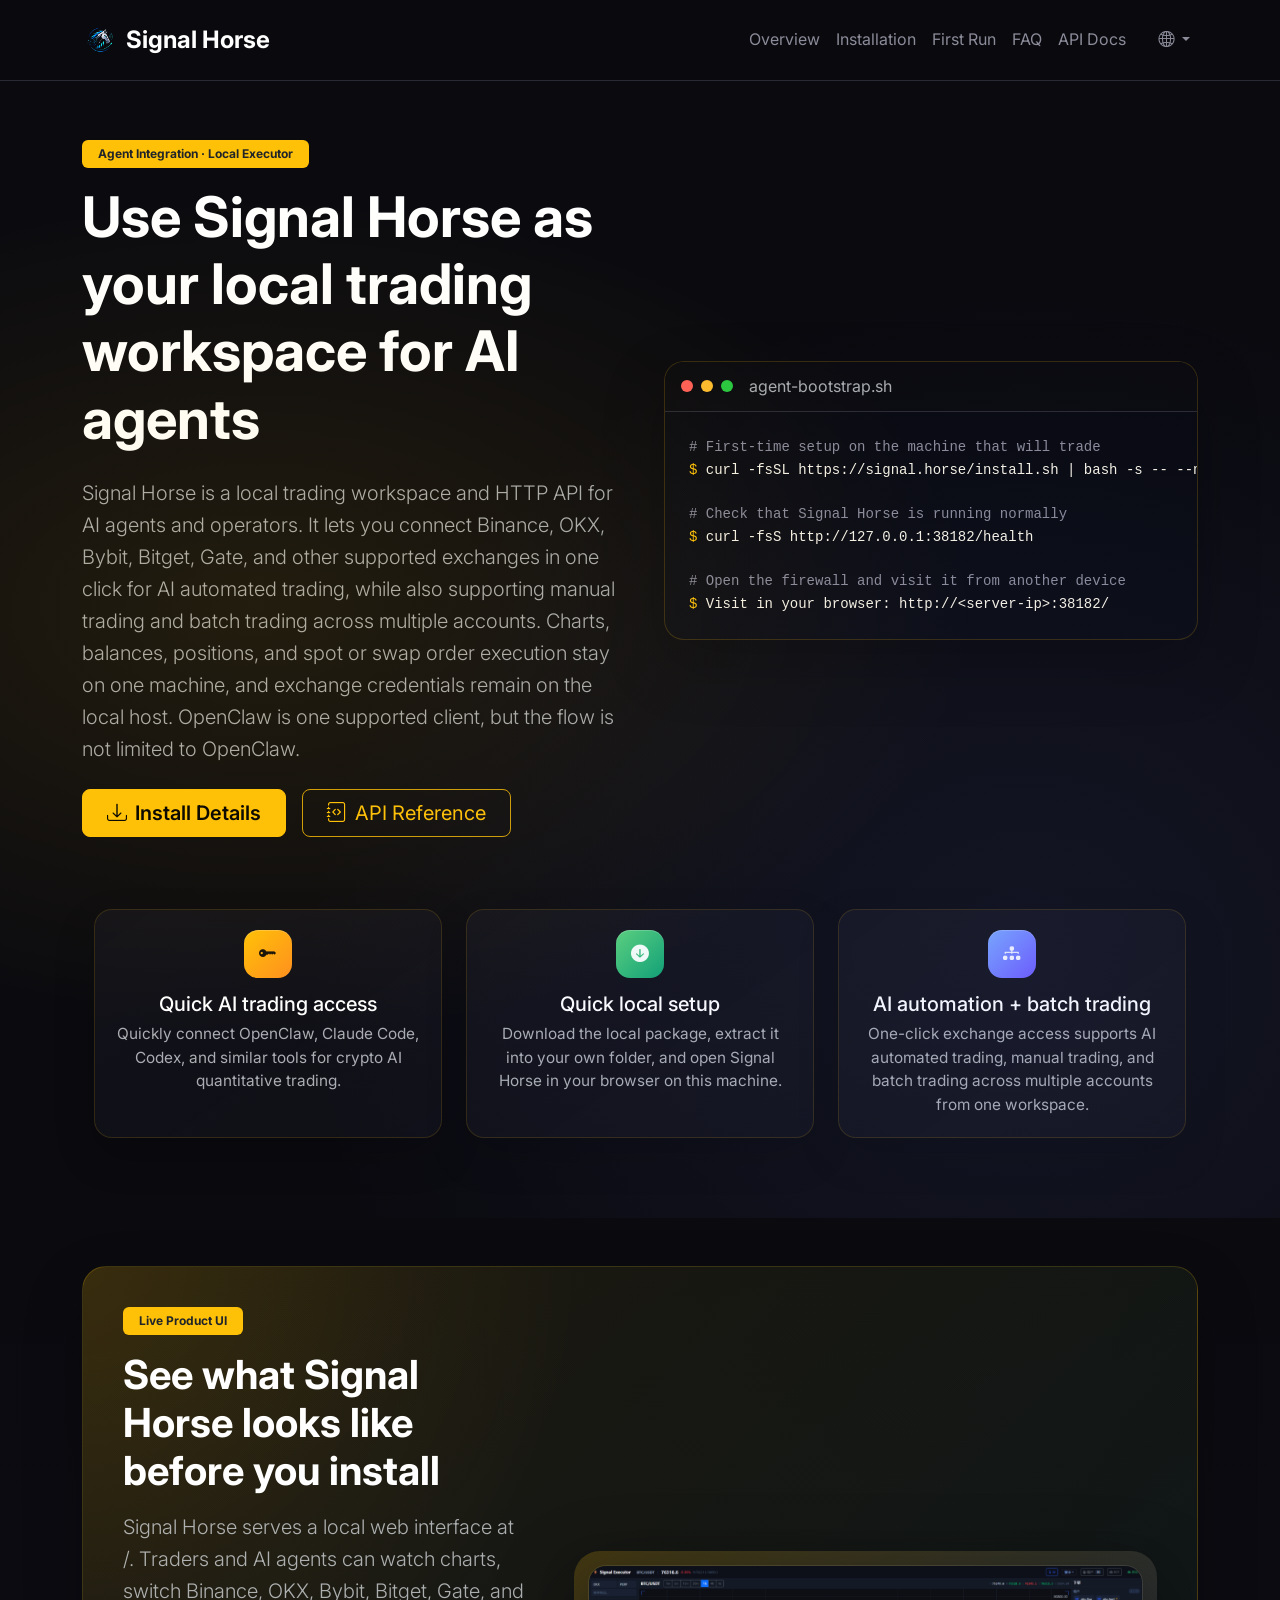
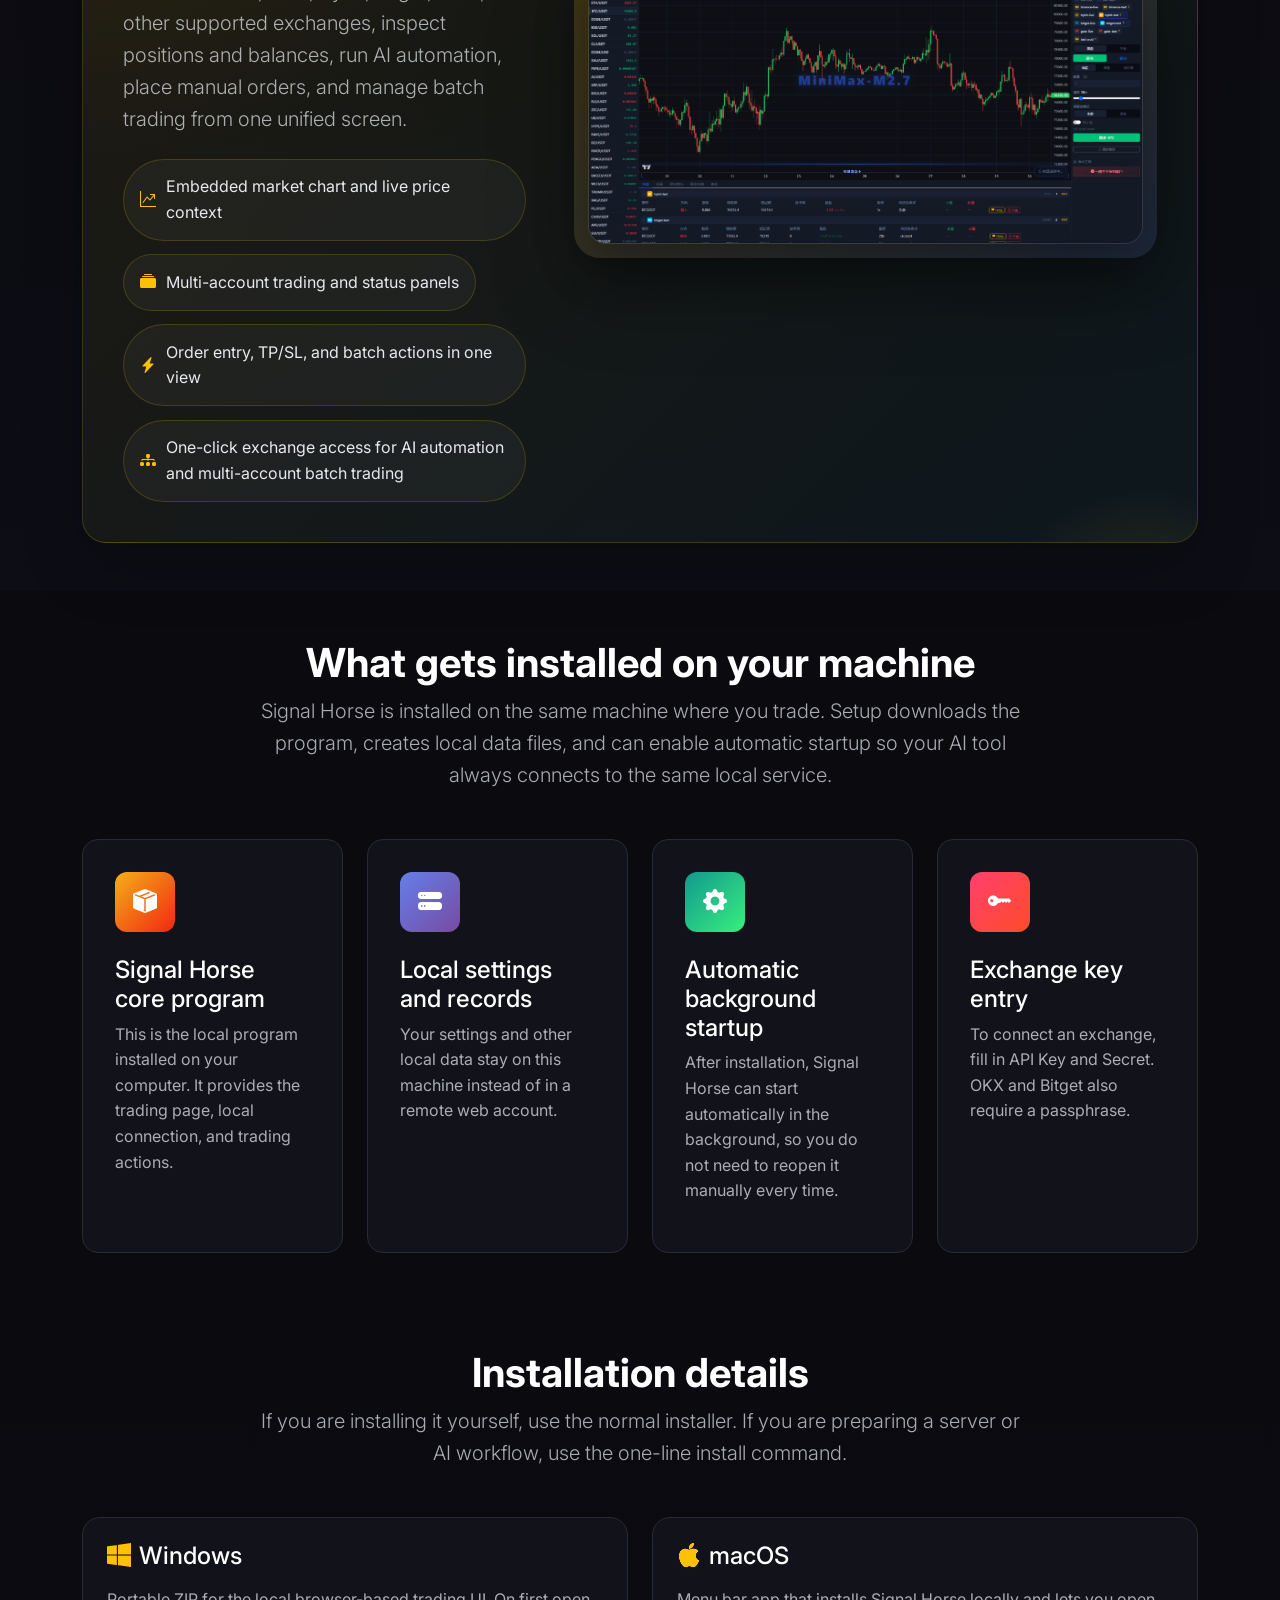
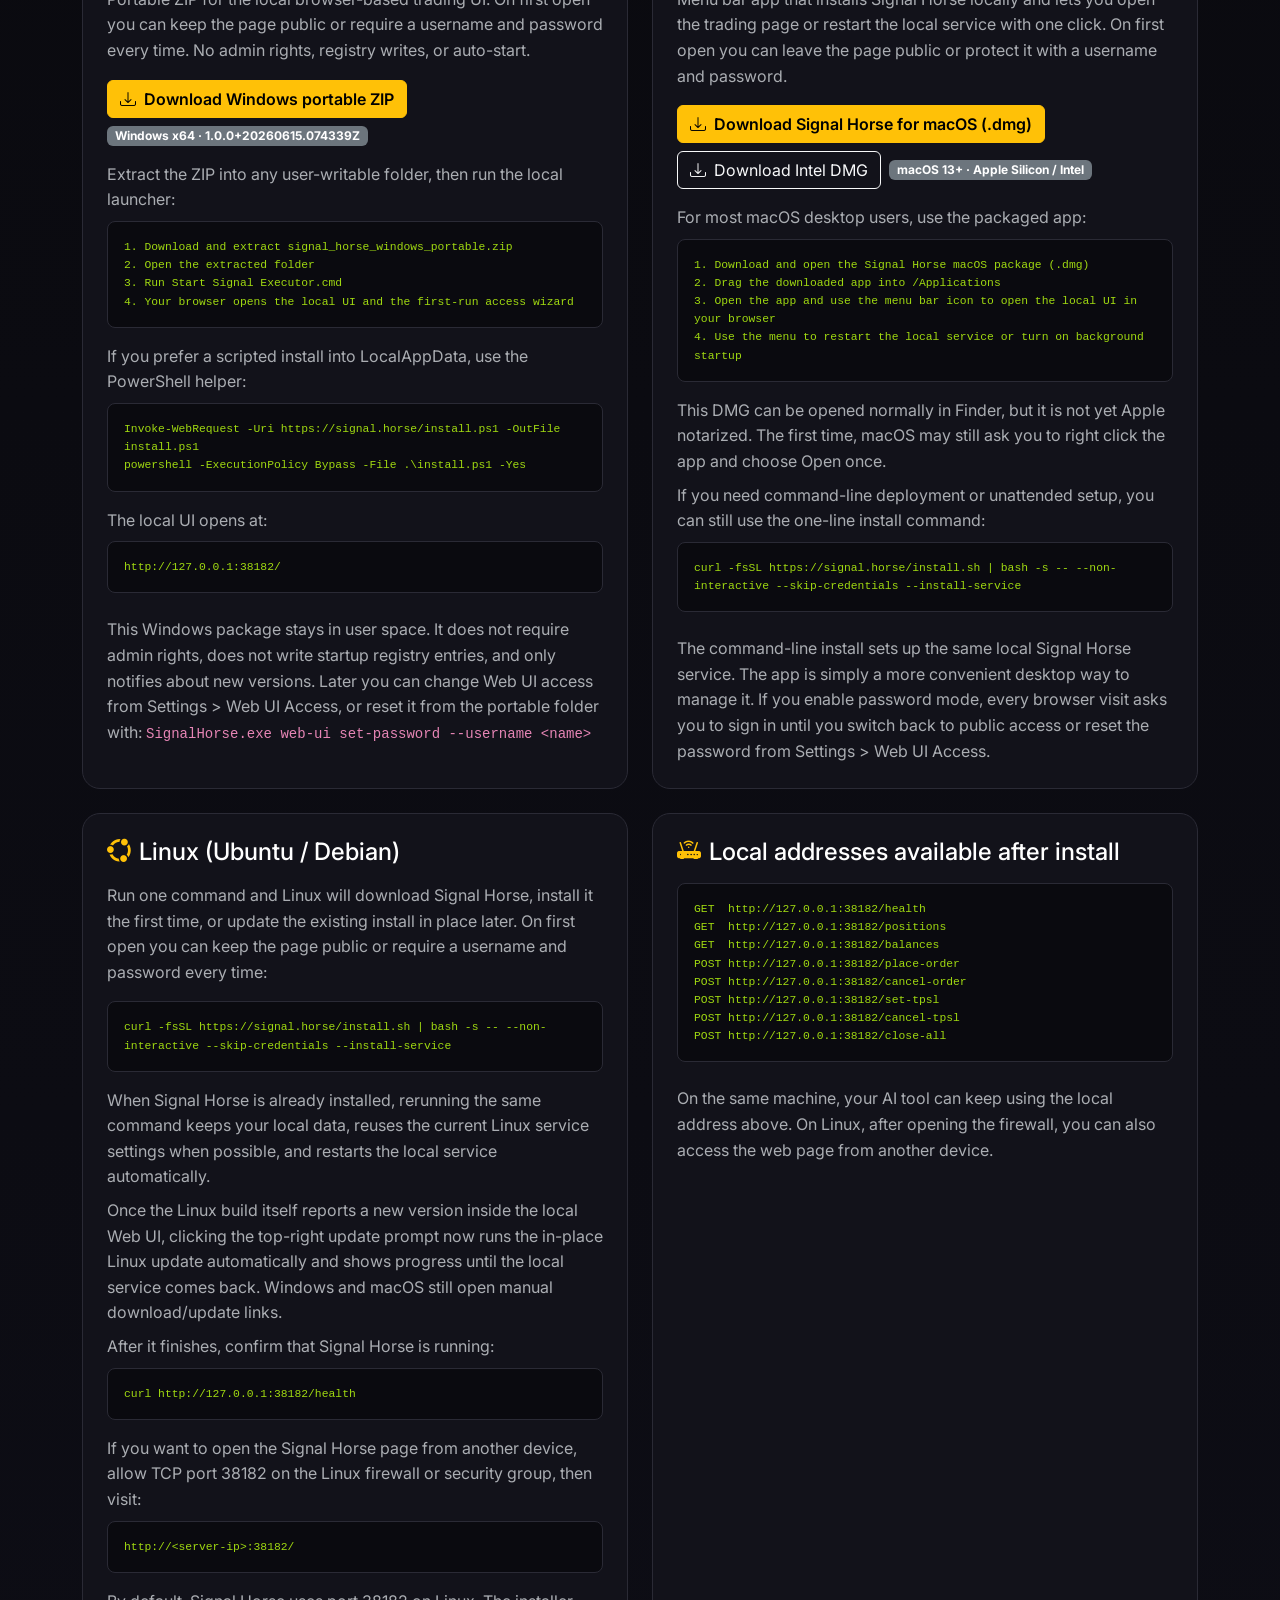
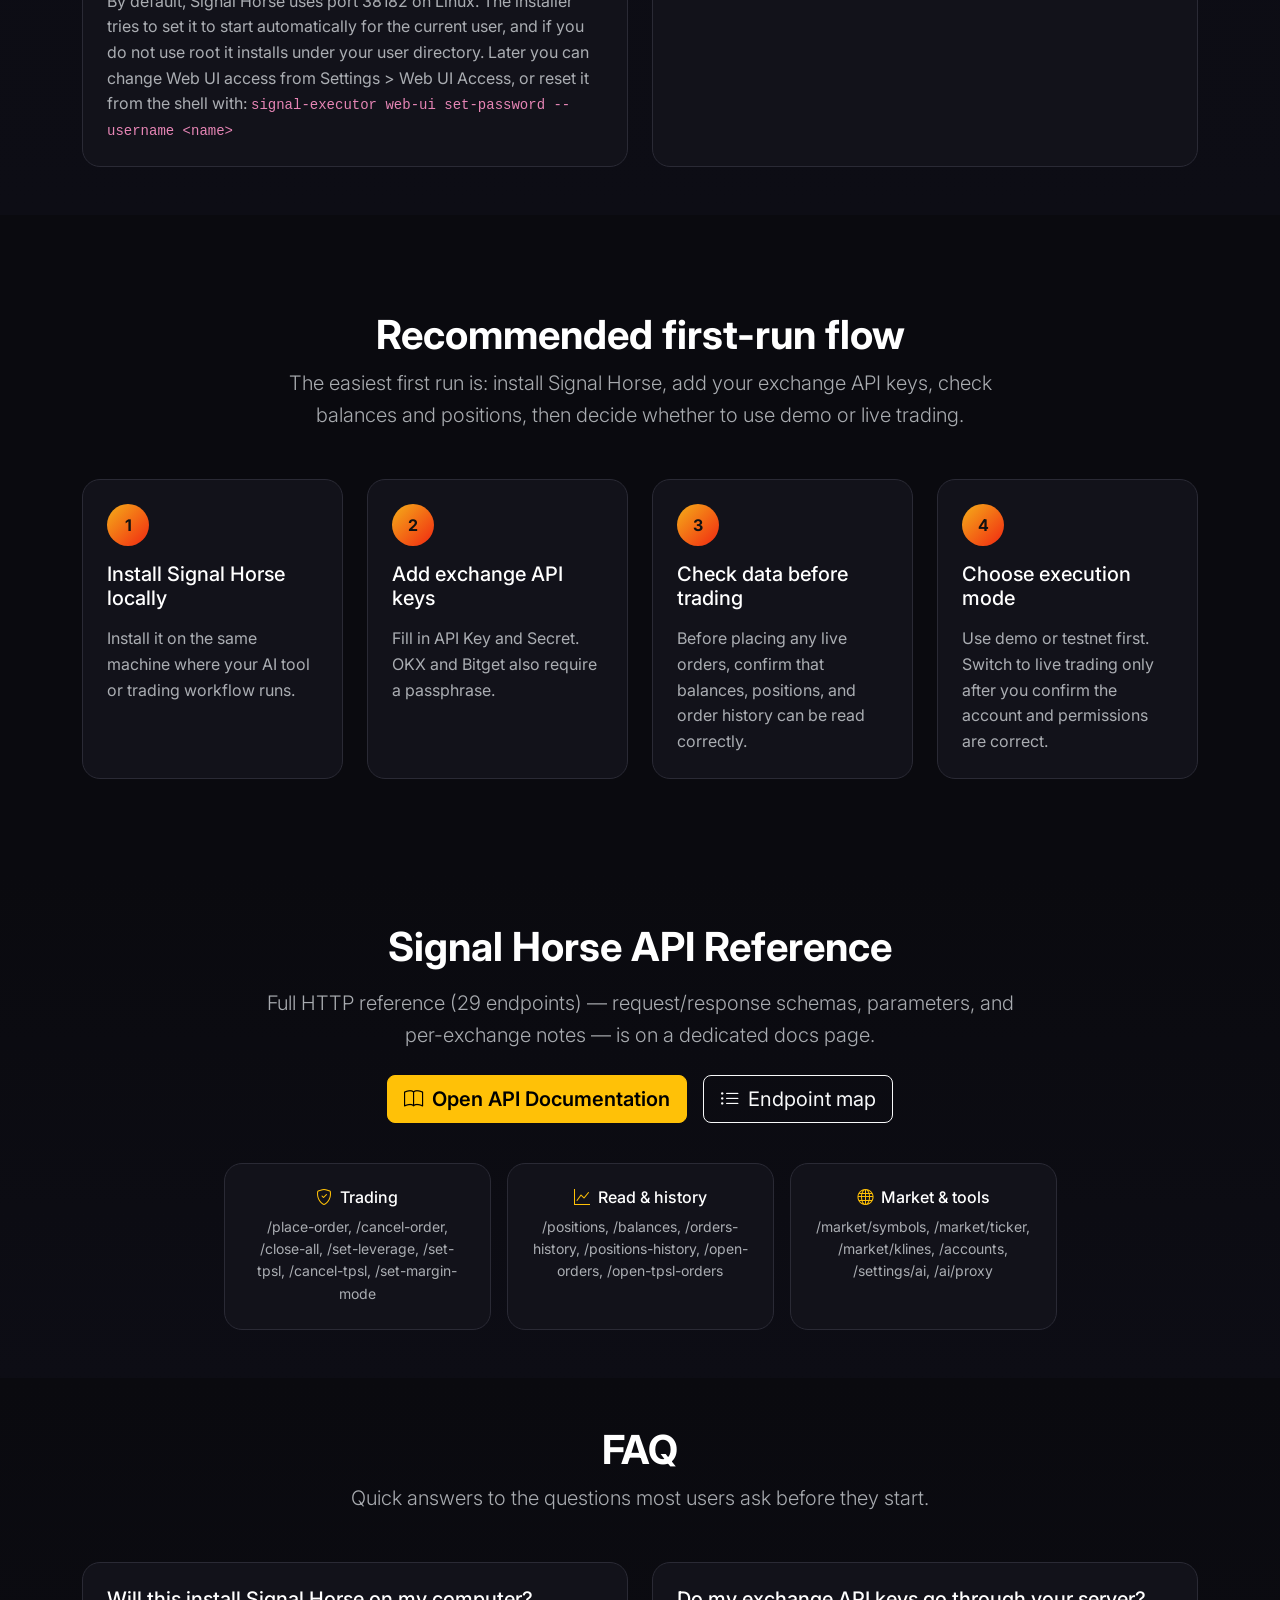
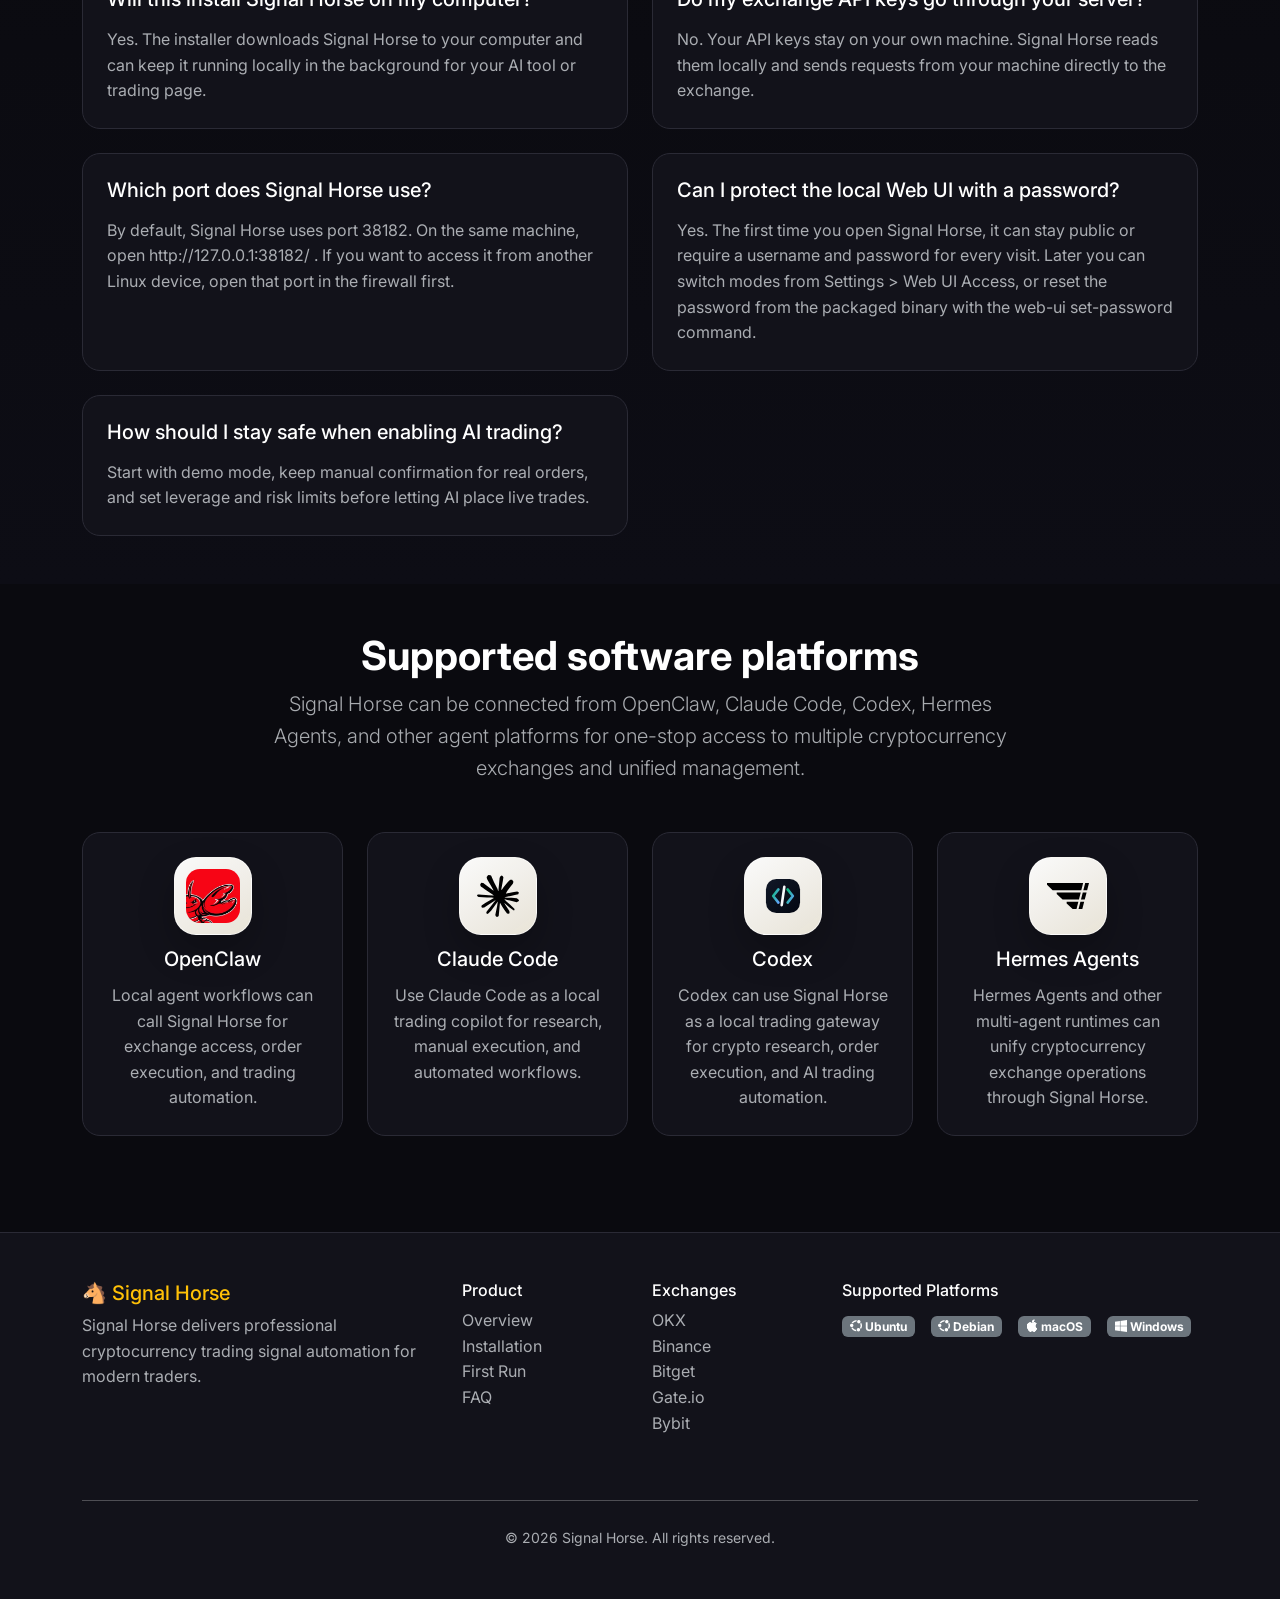
<file: index.html>
﻿<!DOCTYPE html>
<html lang="en" data-bs-theme="dark">
<head>
    <meta charset="UTF-8">
    <meta name="viewport" content="width=device-width, initial-scale=1.0">
    <title>Signal Horse - Local Agent Trading Setup</title>
    <meta name="description" content="Signal Horse is a high-performance platform for automated crypto trading signal execution and order routing.">
    <meta property="og:title" content="Signal Horse">
    <meta property="og:description" content="Automate trading signal execution across exchanges with speed, security, and control.">
    <meta property="og:type" content="website">
    <meta property="og:url" content="https://signal.horse/">
    <meta name="twitter:card" content="summary">
    <meta name="twitter:title" content="Signal Horse">
    <meta name="twitter:description" content="Automate trading signal execution across exchanges with speed, security, and control.">
    <link rel="canonical" href="https://signal.horse/">
    <link rel="icon" type="image/png" href="/static/img/logo_tr.png">
    
    <!-- Bootstrap 5 -->
    <link href="https://cdn.jsdelivr.net/npm/bootstrap@5.3.2/dist/css/bootstrap.min.css" rel="stylesheet">
    <!-- Bootstrap Icons -->
    <link href="https://cdn.jsdelivr.net/npm/bootstrap-icons@1.11.2/font/bootstrap-icons.css" rel="stylesheet">
    <!-- Google Fonts -->
    <link href="https://fonts.googleapis.com/css2?family=Inter:wght@300;400;500;600;700&display=swap" rel="stylesheet">
    <!-- Custom CSS -->
    <link href="/static/css/style.css?v=20260421-1" rel="stylesheet">
    
</head>
<body>
    <!-- Navigation -->
    <nav class="navbar navbar-expand-lg navbar-dark fixed-top">
        <div class="container">
            <a class="navbar-brand d-flex align-items-center" href="/">
                <img src="/static/img/logo_tr.png" alt="Signal Horse" height="36" class="me-2">
                <span class="fw-bold">Signal Horse</span>
            </a>
            
            <button class="navbar-toggler" type="button" data-bs-toggle="collapse" data-bs-target="#navbarNav">
                <span class="navbar-toggler-icon"></span>
            </button>
            
            <div class="collapse navbar-collapse" id="navbarNav">
                <ul class="navbar-nav ms-auto align-items-center">
                    <li class="nav-item">
                        <a class="nav-link" href="/#overview">Overview</a>
                    </li>
                    <li class="nav-item">
                        <a class="nav-link" href="/#install">Installation</a>
                    </li>
                    <li class="nav-item">
                        <a class="nav-link" href="/#flow">First Run</a>
                    </li>
                    <li class="nav-item">
                        <a class="nav-link" href="/#faq">FAQ</a>
                    </li>
                    <li class="nav-item">
                        <a class="nav-link" href="https://docs.signal.horse/">API Docs</a>
                    </li>
                    
                    <!-- Language Dropdown -->
                    <li class="nav-item dropdown ms-3">
                        <a class="nav-link dropdown-toggle" href="#" role="button" data-bs-toggle="dropdown">
                            <i class="bi bi-globe2"></i>
                        </a>
                        <ul class="dropdown-menu dropdown-menu-end">
                            <li>
                                <a class="dropdown-item active" href="/">English</a>
                            </li>
                            <li>
                                <a class="dropdown-item" href="/zh-hans/">简体中文</a>
                            </li>
                            <li>
                                <a class="dropdown-item" href="/zh-hant/">繁體中文</a>
                            </li>
                            <li>
                                <a class="dropdown-item" href="/de/">Deutsch</a>
                            </li>
                            <li>
                                <a class="dropdown-item" href="/fr/">Français</a>
                            </li>
                            <li>
                                <a class="dropdown-item" href="/it/">Italiano</a>
                            </li>
                            <li>
                                <a class="dropdown-item" href="/ja/">日本語</a>
                            </li>
                            <li>
                                <a class="dropdown-item" href="/es/">Español</a>
                            </li>
                            <li>
                                <a class="dropdown-item" href="/pt/">Português</a>
                            </li>
                        </ul>
                    </li>
                </ul>
            </div>
        </div>
    </nav>

    <!-- Main Content -->
    <main>
<section class="hero-section skill-guide-hero">
    <div class="hero-bg"></div>
    <div class="container">
        <div class="row align-items-center g-5">
            <div class="col-lg-6">
                <span class="badge bg-warning text-dark mb-3 px-3 py-2">Agent Integration · Local Executor</span>
                <h1 class="display-4 fw-bold mb-4">Use Signal Horse as your local trading workspace for AI agents</h1>
                <p class="lead text-muted mb-4">Signal Horse is a local trading workspace and HTTP API for AI agents and operators. It lets you connect Binance, OKX, Bybit, Bitget, Gate, and other supported exchanges in one click for AI automated trading, while also supporting manual trading and batch trading across multiple accounts. Charts, balances, positions, and spot or swap order execution stay on one machine, and exchange credentials remain on the local host. OpenClaw is one supported client, but the flow is not limited to OpenClaw.</p>
                <div class="d-flex gap-3 flex-wrap mb-4">
                    <a href="#install" class="btn btn-warning btn-lg px-4">
                        <i class="bi bi-download me-2"></i>Install Details
                    </a>
                    <a href="#api-reference" class="btn btn-outline-warning btn-lg px-4">
                        <i class="bi bi-journal-code me-2"></i>API Reference
                    </a>
                </div>
            </div>
            <div class="col-lg-6">
                <div class="hero-terminal">
                    <div class="code-header">
                        <span class="dot red"></span>
                        <span class="dot yellow"></span>
                        <span class="dot green"></span>
                        <span class="ms-2 text-muted">agent-bootstrap.sh</span>
                    </div>
                                        <pre class="code-content mb-0"><code><span class="terminal-comment"># First-time setup on the machine that will trade</span>
<span class="terminal-prompt">$</span> curl -fsSL https://signal.horse/install.sh | bash -s -- --non-interactive --skip-credentials --install-service

<span class="terminal-comment"># Check that Signal Horse is running normally</span>
<span class="terminal-prompt">$</span> curl -fsS http://127.0.0.1:38182/health

<span class="terminal-comment"># Open the firewall and visit it from another device</span>
<span class="terminal-prompt">$</span> Visit in your browser: http://&lt;server-ip&gt;:38182/</code></pre>
                </div>
            </div>
        </div>
        <div class="hero-highlights-row row justify-content-center g-3 g-xl-4 mt-4">
            <div class="col-md-6 col-lg-4 d-flex">
                <div class="hero-highlight">
                    <div class="hero-highlight-icon hero-highlight-icon--key" aria-hidden="true">
                        <i class="bi bi-key-fill"></i>
                    </div>
                    <div class="hero-highlight-body">
                        <h5>Quick AI trading access</h5>
                        <p class="text-muted">Quickly connect OpenClaw, Claude Code, Codex, and similar tools for crypto AI quantitative trading.</p>
                    </div>
                </div>
            </div>
            <div class="col-md-6 col-lg-4 d-flex">
                <div class="hero-highlight">
                    <div class="hero-highlight-icon hero-highlight-icon--install" aria-hidden="true">
                        <i class="bi bi-arrow-down-circle-fill"></i>
                    </div>
                    <div class="hero-highlight-body">
                        <h5>Quick local setup</h5>
                        <p class="text-muted">Download the local package, extract it into your own folder, and open Signal Horse in your browser on this machine.</p>
                    </div>
                </div>
            </div>
            <div class="col-md-6 col-lg-4 d-flex">
                <div class="hero-highlight">
                    <div class="hero-highlight-icon hero-highlight-icon--automation" aria-hidden="true">
                        <i class="bi bi-diagram-3-fill"></i>
                    </div>
                    <div class="hero-highlight-body">
                        <h5>AI automation + batch trading</h5>
                        <p class="text-muted">One-click exchange access supports AI automated trading, manual trading, and batch trading across multiple accounts from one workspace.</p>
                    </div>
                </div>
            </div>
        </div>
    </div>
</section>

<section id="product-ui" class="py-5 bg-dark-gradient">
    <div class="container">
        <div class="skill-spotlight ui-showcase">
            <div class="row align-items-center g-4 g-lg-5">
                <div class="col-lg-5">
                    <span class="badge bg-warning text-dark mb-3 px-3 py-2">Live Product UI</span>
                    <h2 class="display-6 fw-bold mb-3">See what Signal Horse looks like before you install</h2>
                    <p class="lead text-muted mb-4">Signal Horse serves a local web interface at /. Traders and AI agents can watch charts, switch Binance, OKX, Bybit, Bitget, Gate, and other supported exchanges, inspect positions and balances, run AI automation, place manual orders, and manage batch trading from one unified screen.</p>
                    <div class="ui-showcase-metrics">
                        <div class="ui-showcase-chip">
                            <i class="bi bi-graph-up-arrow"></i>
                            <span>Embedded market chart and live price context</span>
                        </div>
                        <div class="ui-showcase-chip">
                            <i class="bi bi-collection-fill"></i>
                            <span>Multi-account trading and status panels</span>
                        </div>
                        <div class="ui-showcase-chip">
                            <i class="bi bi-lightning-charge-fill"></i>
                            <span>Order entry, TP/SL, and batch actions in one view</span>
                        </div>
                        <div class="ui-showcase-chip">
                            <i class="bi bi-diagram-3-fill"></i>
                            <span>One-click exchange access for AI automation and multi-account batch trading</span>
                        </div>
                    </div>
                </div>
                <div class="col-lg-7">
                    <div class="ui-showcase-frame">
                        <img
                            src="/static/img/signal-executor-ui-demo.png"
                            alt="Signal Horse trading UI screenshot"
                            class="img-fluid ui-showcase-image"
                            loading="lazy"
                        >
                    </div>
                </div>
            </div>
        </div>
    </div>
</section>

<section id="overview" class="py-5">
    <div class="container">
        <div class="text-center mb-5">
            <h2 class="display-6 fw-bold">What gets installed on your machine</h2>
            <p class="lead text-muted section-lead">Signal Horse is installed on the same machine where you trade. Setup downloads the program, creates local data files, and can enable automatic startup so your AI tool always connects to the same local service.</p>
        </div>
        <div class="row g-4">
            <div class="col-md-6 col-xl-3">
                <div class="feature-card h-100">
                    <div class="feature-icon bg-gradient-warning">
                        <i class="bi bi-box-seam-fill"></i>
                    </div>
                    <h4>Signal Horse core program</h4>
                    <p class="text-muted">This is the local program installed on your computer. It provides the trading page, local connection, and trading actions.</p>
                </div>
            </div>
            <div class="col-md-6 col-xl-3">
                <div class="feature-card h-100">
                    <div class="feature-icon bg-gradient-info">
                        <i class="bi bi-hdd-stack-fill"></i>
                    </div>
                    <h4>Local settings and records</h4>
                    <p class="text-muted">Your settings and other local data stay on this machine instead of in a remote web account.</p>
                </div>
            </div>
            <div class="col-md-6 col-xl-3">
                <div class="feature-card h-100">
                    <div class="feature-icon bg-gradient-success">
                        <i class="bi bi-gear-fill"></i>
                    </div>
                    <h4>Automatic background startup</h4>
                    <p class="text-muted">After installation, Signal Horse can start automatically in the background, so you do not need to reopen it manually every time.</p>
                </div>
            </div>
            <div class="col-md-6 col-xl-3">
                <div class="feature-card h-100">
                    <div class="feature-icon bg-gradient-danger">
                        <i class="bi bi-key-fill"></i>
                    </div>
                    <h4>Exchange key entry</h4>
                    <p class="text-muted">To connect an exchange, fill in API Key and Secret. OKX and Bitget also require a passphrase.</p>
                </div>
            </div>
        </div>
    </div>
</section>

<section id="install" class="py-5 bg-dark-gradient">
    <div class="container">
        <div class="text-center mb-5">
            <h2 class="display-6 fw-bold">Installation details</h2>
            <p class="lead text-muted section-lead">If you are installing it yourself, use the normal installer. If you are preparing a server or AI workflow, use the one-line install command.</p>
        </div>
        <div class="row g-4">
            <div class="col-lg-6">
                <div class="install-platform-card h-100">
                    <h4><i class="bi bi-windows text-warning me-2"></i>Windows</h4>
                    <p class="text-muted">Portable ZIP for the local browser-based trading UI. On first open you can keep the page public or require a username and password every time. No admin rights, registry writes, or auto-start.</p>
                    <div class="d-flex gap-2 flex-wrap mb-3">
                        <a href="https://signal.horse/releases/latest/signal_horse_windows_portable.zip" class="btn btn-warning"><i class="bi bi-download me-2"></i>Download Windows portable ZIP</a>
                        <span class="badge bg-secondary align-self-center">Windows x64 · 1.0.0+20260615.074339Z</span>
                    </div>
                    <p class="text-muted mb-2">Extract the ZIP into any user-writable folder, then run the local launcher:</p>
                    <div class="code-block mb-3">
                        <pre class="mb-0 guide-code">1. Download and extract signal_horse_windows_portable.zip
2. Open the extracted folder
3. Run Start Signal Executor.cmd
4. Your browser opens the local UI and the first-run access wizard</pre>
                    </div>
                    <p class="text-muted mb-2">If you prefer a scripted install into LocalAppData, use the PowerShell helper:</p>
                    <div class="code-block mb-3">
                        <pre class="mb-0 guide-code">Invoke-WebRequest -Uri https://signal.horse/install.ps1 -OutFile install.ps1
powershell -ExecutionPolicy Bypass -File .\install.ps1 -Yes</pre>
                    </div>
                    <p class="text-muted mb-2">The local UI opens at:</p>
                    <div class="code-block mb-4">
                        <pre class="mb-0 guide-code">http://127.0.0.1:38182/</pre>
                    </div>
                    <p class="text-muted mb-0">This Windows package stays in user space. It does not require admin rights, does not write startup registry entries, and only notifies about new versions. Later you can change Web UI access from Settings &gt; Web UI Access, or reset it from the portable folder with: <code>SignalHorse.exe web-ui set-password --username &lt;name&gt;</code></p>
                </div>
            </div>
            <div class="col-lg-6">
                <div class="install-platform-card h-100">
                    <h4><i class="bi bi-apple text-warning me-2"></i>macOS</h4>
                    <p class="text-muted">Menu bar app that installs Signal Horse locally and lets you open the trading page or restart the local service with one click. On first open you can leave the page public or protect it with a username and password.</p>
                    <div class="d-flex gap-2 flex-wrap mb-3">
                        <a href="https://signal.horse/releases/latest/signal_executor_darwin_arm64.dmg" class="btn btn-warning"><i class="bi bi-download me-2"></i>Download Signal Horse for macOS (.dmg)</a>
                        <a href="https://signal.horse/releases/latest/signal_executor_darwin_amd64.dmg" class="btn btn-outline-light"><i class="bi bi-download me-2"></i>Download Intel DMG</a>
                        <span class="badge bg-secondary align-self-center">macOS 13+ · Apple Silicon / Intel</span>
                    </div>
                    <p class="text-muted mb-2">For most macOS desktop users, use the packaged app:</p>
                    <div class="code-block mb-3">
                        <pre class="mb-0 guide-code">1. Download and open the Signal Horse macOS package (.dmg)
2. Drag the downloaded app into /Applications
3. Open the app and use the menu bar icon to open the local UI in your browser
4. Use the menu to restart the local service or turn on background startup</pre>
                    </div>
                    <p class="text-muted mb-2">This DMG can be opened normally in Finder, but it is not yet Apple notarized. The first time, macOS may still ask you to right click the app and choose Open once.</p>
                    <p class="text-muted mb-2">If you need command-line deployment or unattended setup, you can still use the one-line install command:</p>
                    <div class="code-block mb-4">
                        <pre class="mb-0 guide-code">curl -fsSL https://signal.horse/install.sh | bash -s -- --non-interactive --skip-credentials --install-service</pre>
                    </div>
                    <p class="text-muted mb-0">The command-line install sets up the same local Signal Horse service. The app is simply a more convenient desktop way to manage it. If you enable password mode, every browser visit asks you to sign in until you switch back to public access or reset the password from Settings &gt; Web UI Access.</p>
                </div>
            </div>
            <div class="col-lg-6">
                <div class="install-platform-card h-100">
                    <h4><i class="bi bi-ubuntu text-warning me-2"></i>Linux (Ubuntu / Debian)</h4>
                    <p class="text-muted">Run one command and Linux will download Signal Horse, install it the first time, or update the existing install in place later. On first open you can keep the page public or require a username and password every time:</p>
                    <div class="code-block mb-3">
                        <pre class="mb-0 guide-code">curl -fsSL https://signal.horse/install.sh | bash -s -- --non-interactive --skip-credentials --install-service</pre>
                    </div>
                    <p class="text-muted mb-2">When Signal Horse is already installed, rerunning the same command keeps your local data, reuses the current Linux service settings when possible, and restarts the local service automatically.</p>
                    <p class="text-muted mb-2">Once the Linux build itself reports a new version inside the local Web UI, clicking the top-right update prompt now runs the in-place Linux update automatically and shows progress until the local service comes back. Windows and macOS still open manual download/update links.</p>
                    <p class="text-muted mb-2">After it finishes, confirm that Signal Horse is running:</p>
                    <div class="code-block mb-3">
                        <pre class="mb-0 guide-code">curl http://127.0.0.1:38182/health</pre>
                    </div>
                    <p class="text-muted mb-2">If you want to open the Signal Horse page from another device, allow TCP port 38182 on the Linux firewall or security group, then visit:</p>
                    <div class="code-block mb-3">
                        <pre class="mb-0 guide-code">http://&lt;server-ip&gt;:38182/</pre>
                    </div>
                    <p class="text-muted mb-0">By default, Signal Horse uses port 38182 on Linux. The installer tries to set it to start automatically for the current user, and if you do not use root it installs under your user directory. Later you can change Web UI access from Settings &gt; Web UI Access, or reset it from the shell with: <code>signal-executor web-ui set-password --username &lt;name&gt;</code></p>
                </div>
            </div>
            <div class="col-lg-6">
                <div class="install-platform-card h-100">
                    <h4><i class="bi bi-router-fill text-warning me-2"></i>Local addresses available after install</h4>
                    <div class="code-block mb-4">
                        <pre class="mb-0 guide-code">GET  http://127.0.0.1:38182/health
GET  http://127.0.0.1:38182/positions
GET  http://127.0.0.1:38182/balances
POST http://127.0.0.1:38182/place-order
POST http://127.0.0.1:38182/cancel-order
POST http://127.0.0.1:38182/set-tpsl
POST http://127.0.0.1:38182/cancel-tpsl
POST http://127.0.0.1:38182/close-all</pre>
                    </div>
                    <p class="text-muted mb-0">On the same machine, your AI tool can keep using the local address above. On Linux, after opening the firewall, you can also access the web page from another device.</p>
                </div>
            </div>
        </div>
    </div>
</section>

<section id="flow" class="py-5 my-5">
    <div class="container">
        <div class="text-center mb-5">
            <h2 class="display-6 fw-bold">Recommended first-run flow</h2>
            <p class="lead text-muted section-lead">The easiest first run is: install Signal Horse, add your exchange API keys, check balances and positions, then decide whether to use demo or live trading.</p>
        </div>
        <div class="row g-4">
            <div class="col-md-6 col-xl-3">
                <div class="step-card h-100">
                    <div class="step-number">1</div>
                    <h5>Install Signal Horse locally</h5>
                    <p class="text-muted">Install it on the same machine where your AI tool or trading workflow runs.</p>
                </div>
            </div>
            <div class="col-md-6 col-xl-3">
                <div class="step-card h-100">
                    <div class="step-number">2</div>
                    <h5>Add exchange API keys</h5>
                    <p class="text-muted">Fill in API Key and Secret. OKX and Bitget also require a passphrase.</p>
                </div>
            </div>
            <div class="col-md-6 col-xl-3">
                <div class="step-card h-100">
                    <div class="step-number">3</div>
                    <h5>Check data before trading</h5>
                    <p class="text-muted">Before placing any live orders, confirm that balances, positions, and order history can be read correctly.</p>
                </div>
            </div>
            <div class="col-md-6 col-xl-3">
                <div class="step-card h-100">
                    <div class="step-number">4</div>
                    <h5>Choose execution mode</h5>
                    <p class="text-muted">Use demo or testnet first. Switch to live trading only after you confirm the account and permissions are correct.</p>
                </div>
            </div>
        </div>
    </div>
</section>

<section id="api-reference" class="py-5 bg-dark-gradient">
    <div class="container">
        <div class="text-center">
            <h2 class="display-6 fw-bold">Signal Horse API Reference</h2>
            <p class="lead text-muted section-lead mt-3">Full HTTP reference (29 endpoints) — request/response schemas, parameters, and per-exchange notes — is on a dedicated docs page.</p>
            <div class="d-flex gap-3 justify-content-center flex-wrap mt-4">
                <a href="https://docs.signal.horse/" class="btn btn-warning btn-lg"><i class="bi bi-book me-2"></i>Open API Documentation</a>
                <a href="https://docs.signal.horse/#api-reference" class="btn btn-outline-light btn-lg"><i class="bi bi-list-ul me-2"></i>Endpoint map</a>
            </div>
            <div class="row g-3 justify-content-center mt-4">
                <div class="col-md-4 col-lg-3">
                    <div class="step-card h-100">
                        <h6 class="mb-2"><i class="bi bi-shield-check text-warning me-2"></i>Trading</h6>
                        <p class="text-muted small mb-0">/place-order, /cancel-order, /close-all, /set-leverage, /set-tpsl, /cancel-tpsl, /set-margin-mode</p>
                    </div>
                </div>
                <div class="col-md-4 col-lg-3">
                    <div class="step-card h-100">
                        <h6 class="mb-2"><i class="bi bi-graph-up text-warning me-2"></i>Read &amp; history</h6>
                        <p class="text-muted small mb-0">/positions, /balances, /orders-history, /positions-history, /open-orders, /open-tpsl-orders</p>
                    </div>
                </div>
                <div class="col-md-4 col-lg-3">
                    <div class="step-card h-100">
                        <h6 class="mb-2"><i class="bi bi-globe text-warning me-2"></i>Market &amp; tools</h6>
                        <p class="text-muted small mb-0">/market/symbols, /market/ticker, /market/klines, /accounts, /settings/ai, /ai/proxy</p>
                    </div>
                </div>
            </div>
        </div>
    </div>
</section>

<section id="faq" class="py-5 bg-dark-gradient">
    <div class="container">
        <div class="text-center mb-5">
            <h2 class="display-6 fw-bold">FAQ</h2>
            <p class="lead text-muted section-lead">Quick answers to the questions most users ask before they start.</p>
        </div>
        <div class="row g-4">
            <div class="col-lg-6">
                <div class="faq-card h-100">
                    <h5>Will this install Signal Horse on my computer?</h5>
                    <p class="text-muted">Yes. The installer downloads Signal Horse to your computer and can keep it running locally in the background for your AI tool or trading page.</p>
                </div>
            </div>
            <div class="col-lg-6">
                <div class="faq-card h-100">
                    <h5>Do my exchange API keys go through your server?</h5>
                    <p class="text-muted">No. Your API keys stay on your own machine. Signal Horse reads them locally and sends requests from your machine directly to the exchange.</p>
                </div>
            </div>
            <div class="col-lg-6">
                <div class="faq-card h-100">
                    <h5>Which port does Signal Horse use?</h5>
                    <p class="text-muted">By default, Signal Horse uses port 38182. On the same machine, open http://127.0.0.1:38182/ . If you want to access it from another Linux device, open that port in the firewall first.</p>
                </div>
            </div>
            <div class="col-lg-6">
                <div class="faq-card h-100">
                    <h5>Can I protect the local Web UI with a password?</h5>
                    <p class="text-muted">Yes. The first time you open Signal Horse, it can stay public or require a username and password for every visit. Later you can switch modes from Settings &gt; Web UI Access, or reset the password from the packaged binary with the web-ui set-password command.</p>
                </div>
            </div>
            <div class="col-lg-6">
                <div class="faq-card h-100">
                    <h5>How should I stay safe when enabling AI trading?</h5>
                    <p class="text-muted">Start with demo mode, keep manual confirmation for real orders, and set leverage and risk limits before letting AI place live trades.</p>
                </div>
            </div>
        </div>
    </div>
</section>

<section id="software-platforms" class="py-5">
    <div class="container">
        <div class="text-center mb-5">
            <h2 class="display-6 fw-bold">Supported software platforms</h2>
            <p class="lead text-muted section-lead">Signal Horse can be connected from OpenClaw, Claude Code, Codex, Hermes Agents, and other agent platforms for one-stop access to multiple cryptocurrency exchanges and unified management.</p>
        </div>
        <div class="row g-4">
            <div class="col-md-6 col-lg-3">
                <div class="step-card h-100 text-center software-platform-card">
                    <div class="platform-logo-badge" aria-hidden="true">
                        <img src="/static/img/platforms/openclaw.png" alt="OpenClaw" class="platform-logo-image platform-logo-image--openclaw">
                    </div>
                    <h5 class="mb-2">OpenClaw</h5>
                    <p class="text-muted mb-0">Local agent workflows can call Signal Horse for exchange access, order execution, and trading automation.</p>
                </div>
            </div>
            <div class="col-md-6 col-lg-3">
                <div class="step-card h-100 text-center software-platform-card">
                    <div class="platform-logo-badge" aria-hidden="true">
                        <img src="/static/img/platforms/claude-code.svg" alt="Claude Code" class="platform-logo-image">
                    </div>
                    <h5 class="mb-2">Claude Code</h5>
                    <p class="text-muted mb-0">Use Claude Code as a local trading copilot for research, manual execution, and automated workflows.</p>
                </div>
            </div>
            <div class="col-md-6 col-lg-3">
                <div class="step-card h-100 text-center software-platform-card">
                    <div class="platform-logo-badge" aria-hidden="true">
                        <img src="/static/img/platforms/codex.svg" alt="Codex" class="platform-logo-image">
                    </div>
                    <h5 class="mb-2">Codex</h5>
                    <p class="text-muted mb-0">Codex can use Signal Horse as a local trading gateway for crypto research, order execution, and AI trading automation.</p>
                </div>
            </div>
            <div class="col-md-6 col-lg-3">
                <div class="step-card h-100 text-center software-platform-card">
                    <div class="platform-logo-badge" aria-hidden="true">
                        <img src="/static/img/platforms/hermes-agents.svg" alt="Hermes Agents" class="platform-logo-image">
                    </div>
                    <h5 class="mb-2">Hermes Agents</h5>
                    <p class="text-muted mb-0">Hermes Agents and other multi-agent runtimes can unify cryptocurrency exchange operations through Signal Horse.</p>
                </div>
            </div>
        </div>
    </div>
</section>
    </main>

    <!-- Footer -->
    <footer class="footer py-5 mt-5">
        <div class="container">
            <div class="row">
                <div class="col-md-4 mb-4">
                    <h5 class="text-warning"><span aria-hidden="true">🐴</span> Signal Horse</h5>
                    <p class="text-muted">Signal Horse delivers professional cryptocurrency trading signal automation for modern traders.</p>
                </div>
                <div class="col-md-2 mb-4">
                    <h6>Product</h6>
                    <ul class="list-unstyled">
                        <li><a href="/#overview" class="text-muted">Overview</a></li>
                        <li><a href="/#install" class="text-muted">Installation</a></li>
                        <li><a href="/#flow" class="text-muted">First Run</a></li>
                        <li><a href="/#faq" class="text-muted">FAQ</a></li>
                    </ul>
                </div>
                <div class="col-md-2 mb-4">
                    <h6>Exchanges</h6>
                    <ul class="list-unstyled">
                        <li><a href="#" class="text-muted">OKX</a></li>
                        <li><a href="#" class="text-muted">Binance</a></li>
                        <li><a href="#" class="text-muted">Bitget</a></li>
                        <li><a href="#" class="text-muted">Gate.io</a></li>
                        <li><a href="#" class="text-muted">Bybit</a></li>
                    </ul>
                </div>
                <div class="col-md-4 mb-4">
                    <h6>Supported Platforms</h6>
                    <div class="d-flex gap-3 mt-3">
                        <span class="badge bg-secondary"><i class="bi bi-ubuntu"></i> Ubuntu</span>
                        <span class="badge bg-secondary"><i class="bi bi-ubuntu"></i> Debian</span>
                        <span class="badge bg-secondary"><i class="bi bi-apple"></i> macOS</span>
                        <span class="badge bg-secondary"><i class="bi bi-windows"></i> Windows</span>
                    </div>
                </div>
            </div>
            <hr class="my-4">
            <div class="text-center text-muted">
                <small>&copy; 2026 Signal Horse. All rights reserved.</small>
            </div>
        </div>
    </footer>

    <!-- Bootstrap JS -->
    <script src="https://cdn.jsdelivr.net/npm/bootstrap@5.3.2/dist/js/bootstrap.bundle.min.js"></script>
    <!-- Custom JS (cache busted) -->
    <script src="/static/js/main.js?v=20260421-1"></script>
    
</body>
</html>
</file>
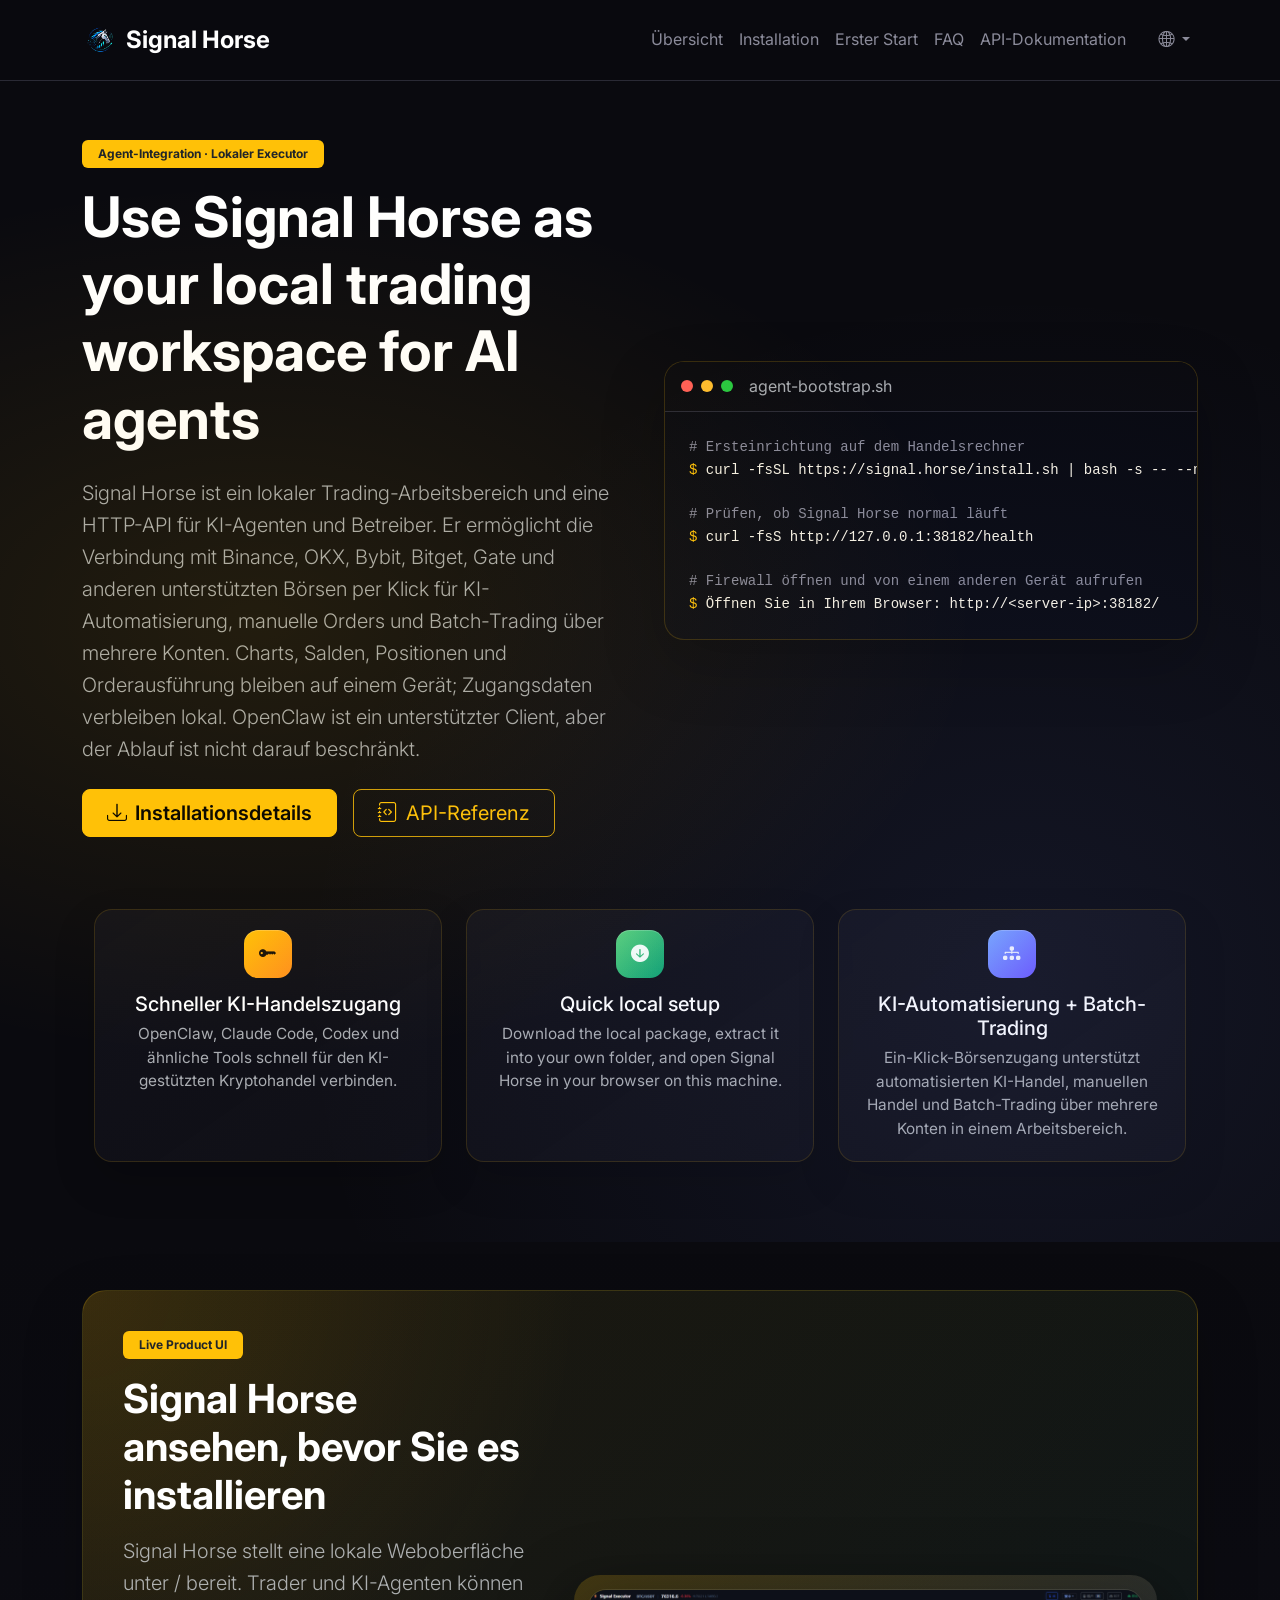
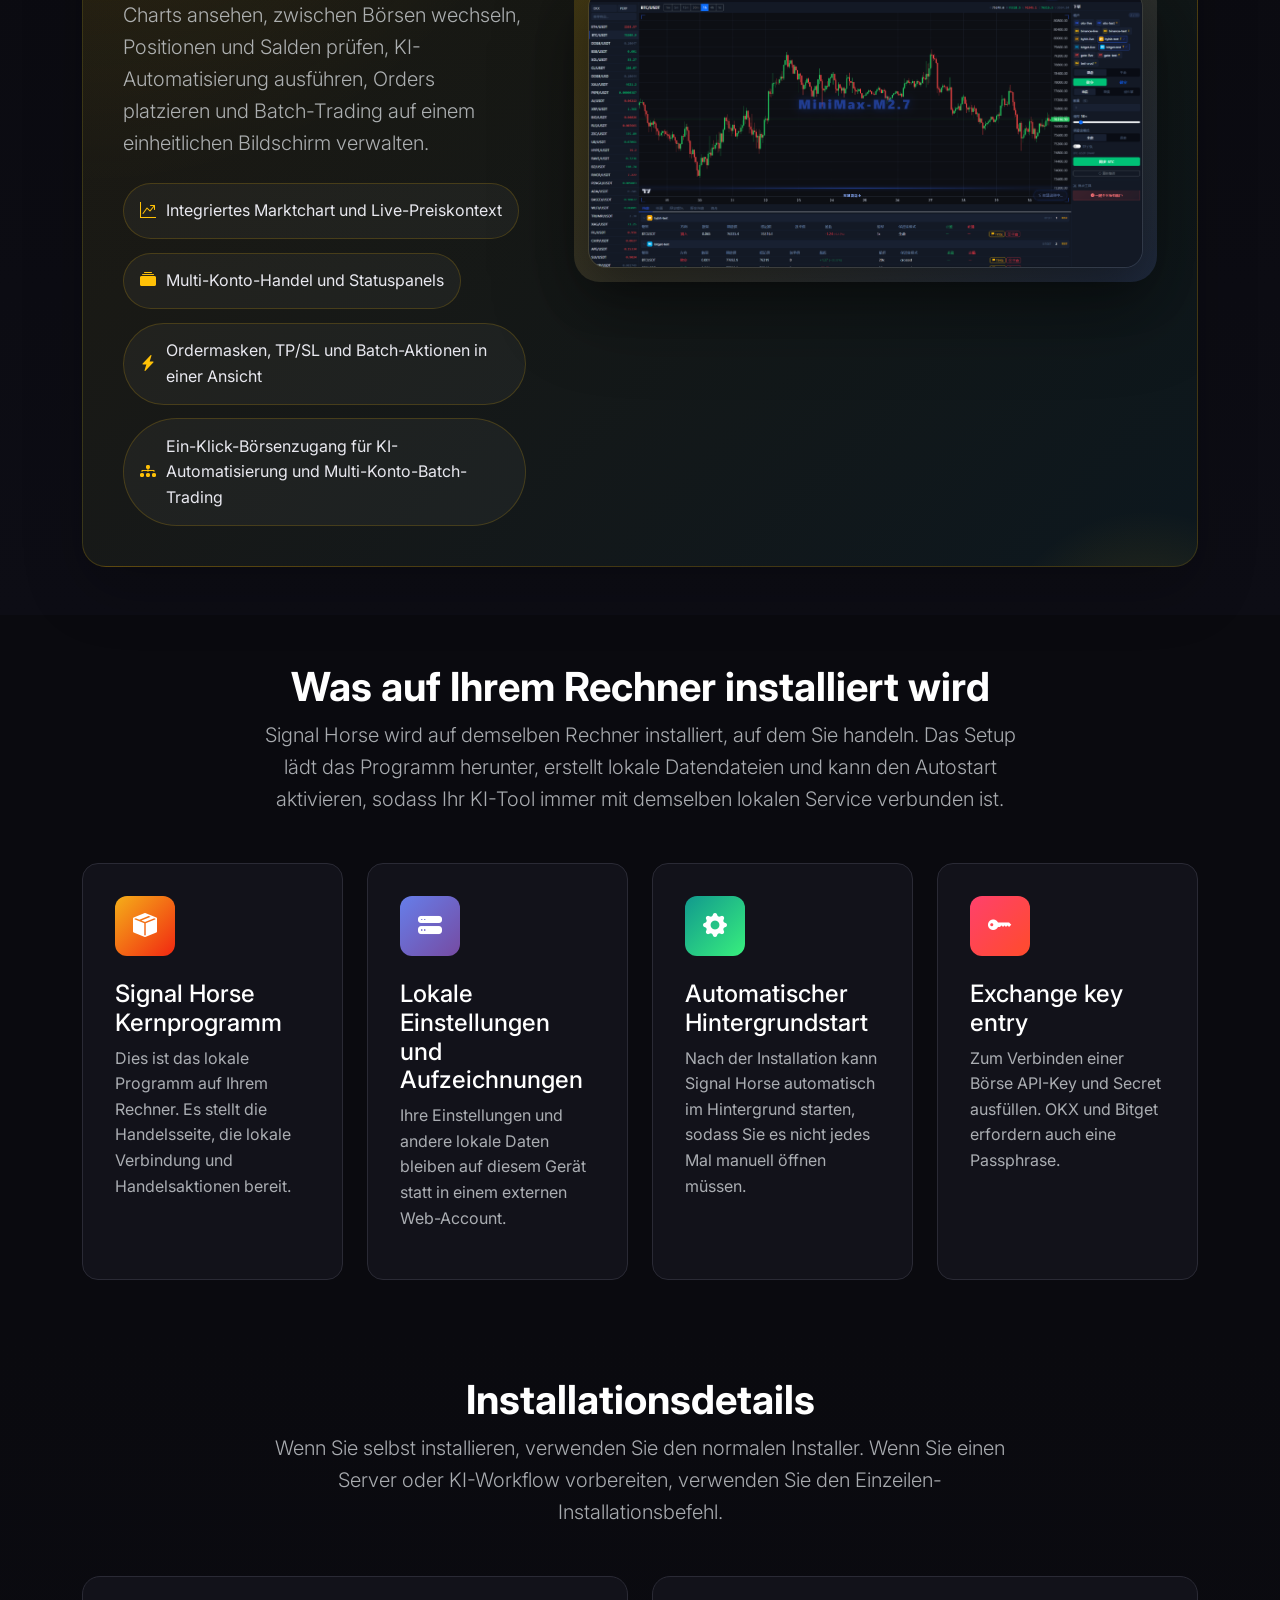
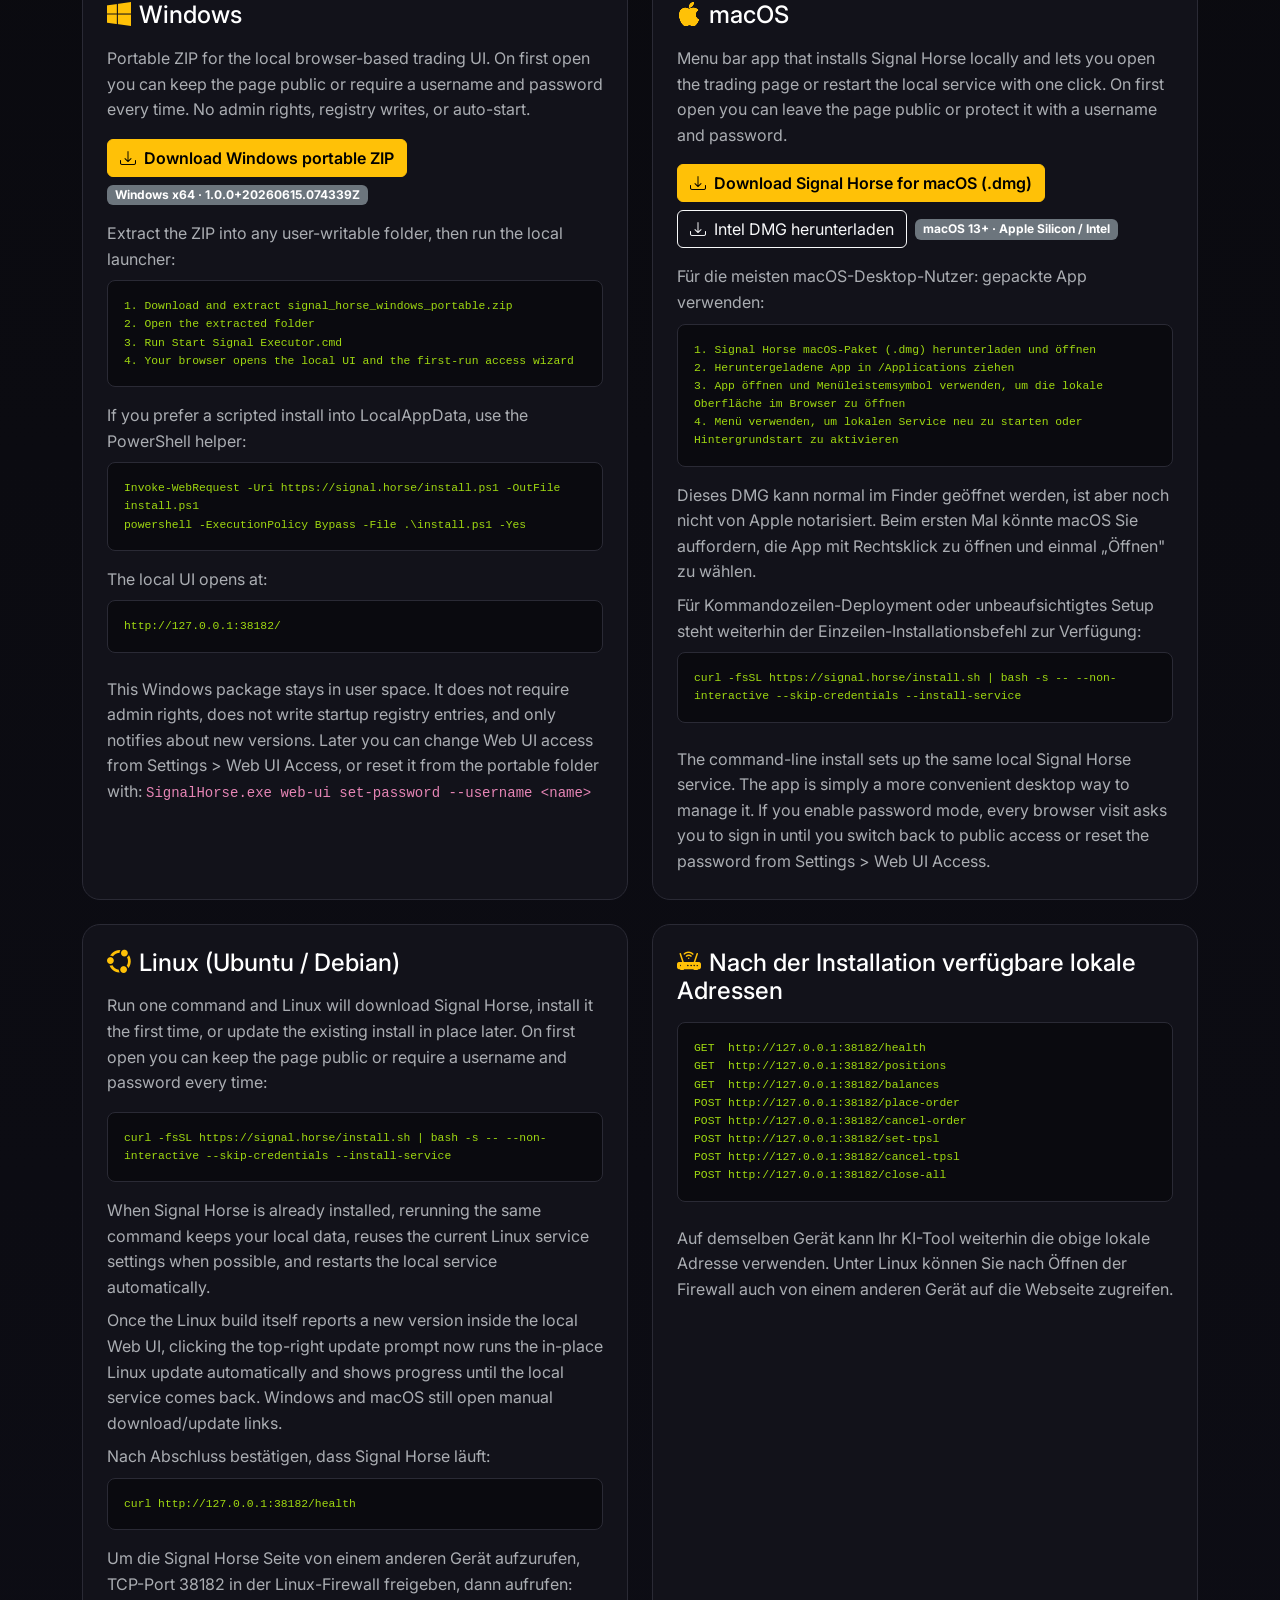
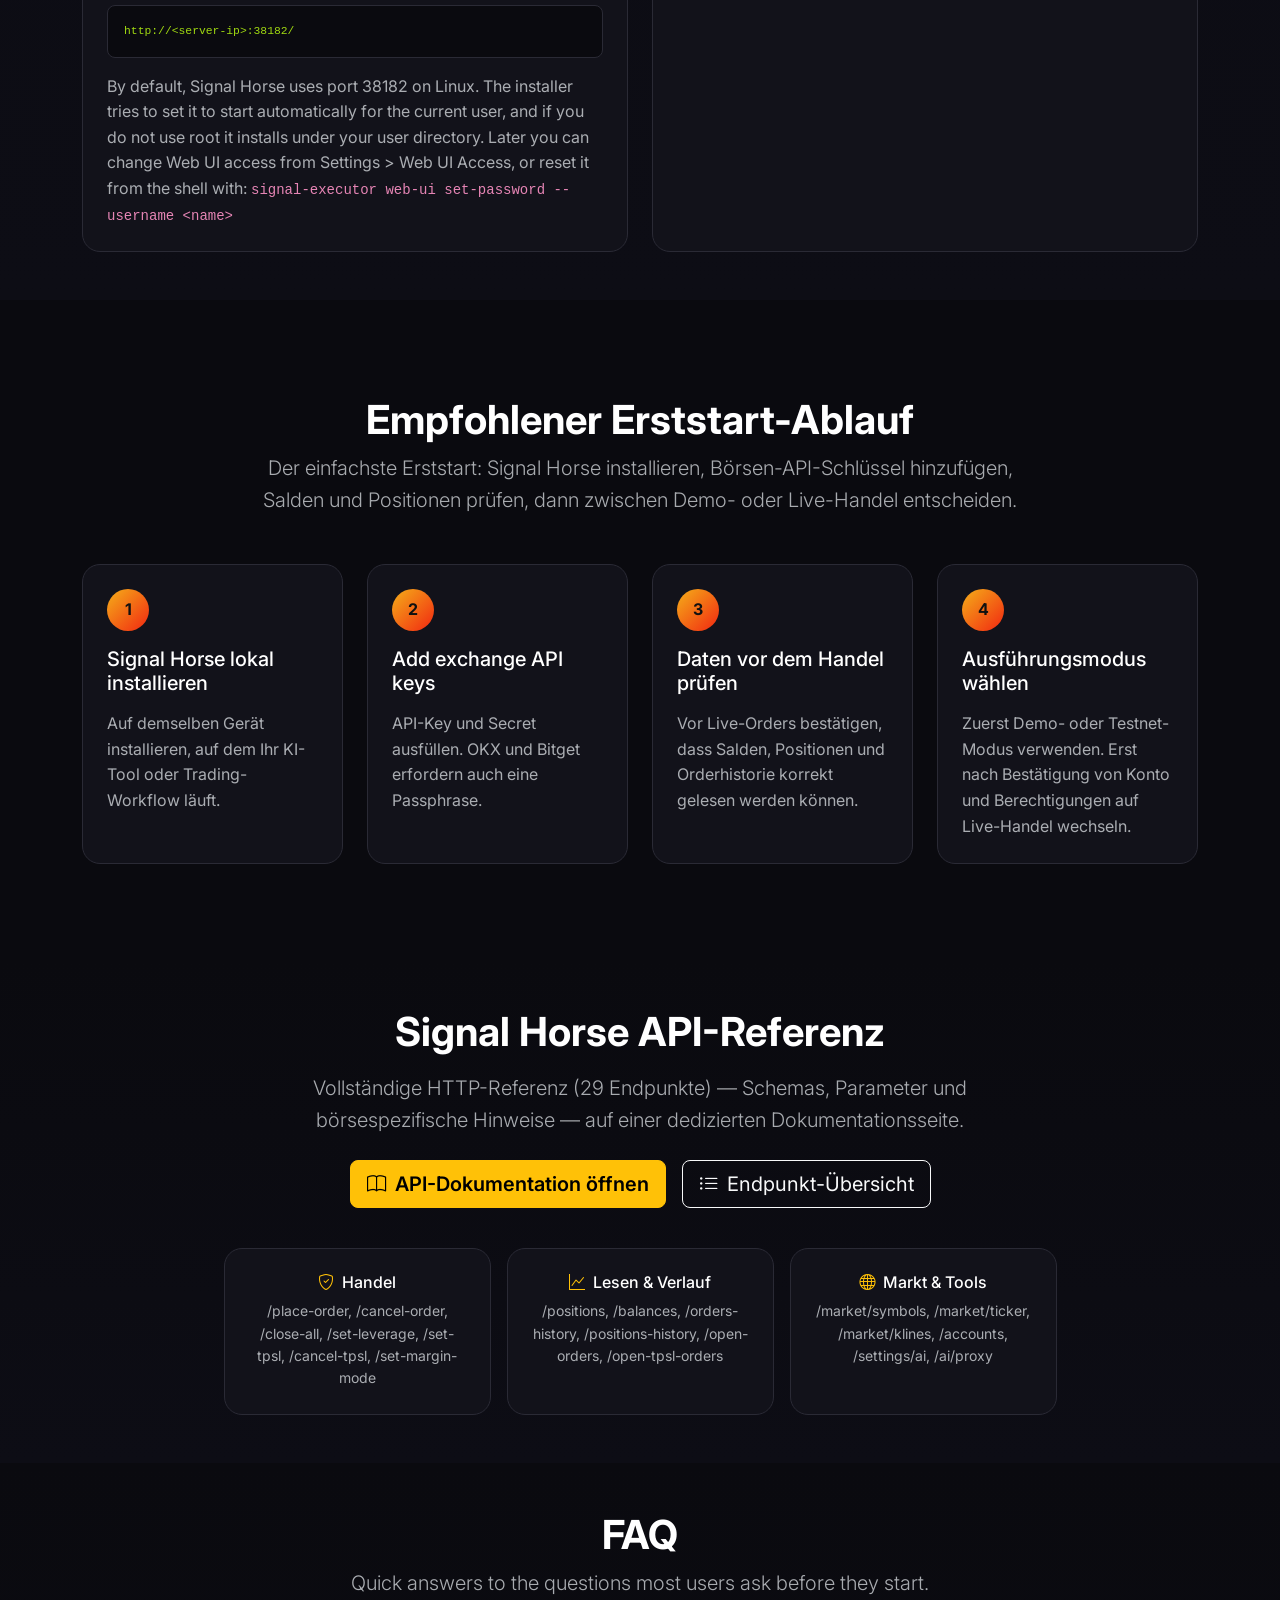
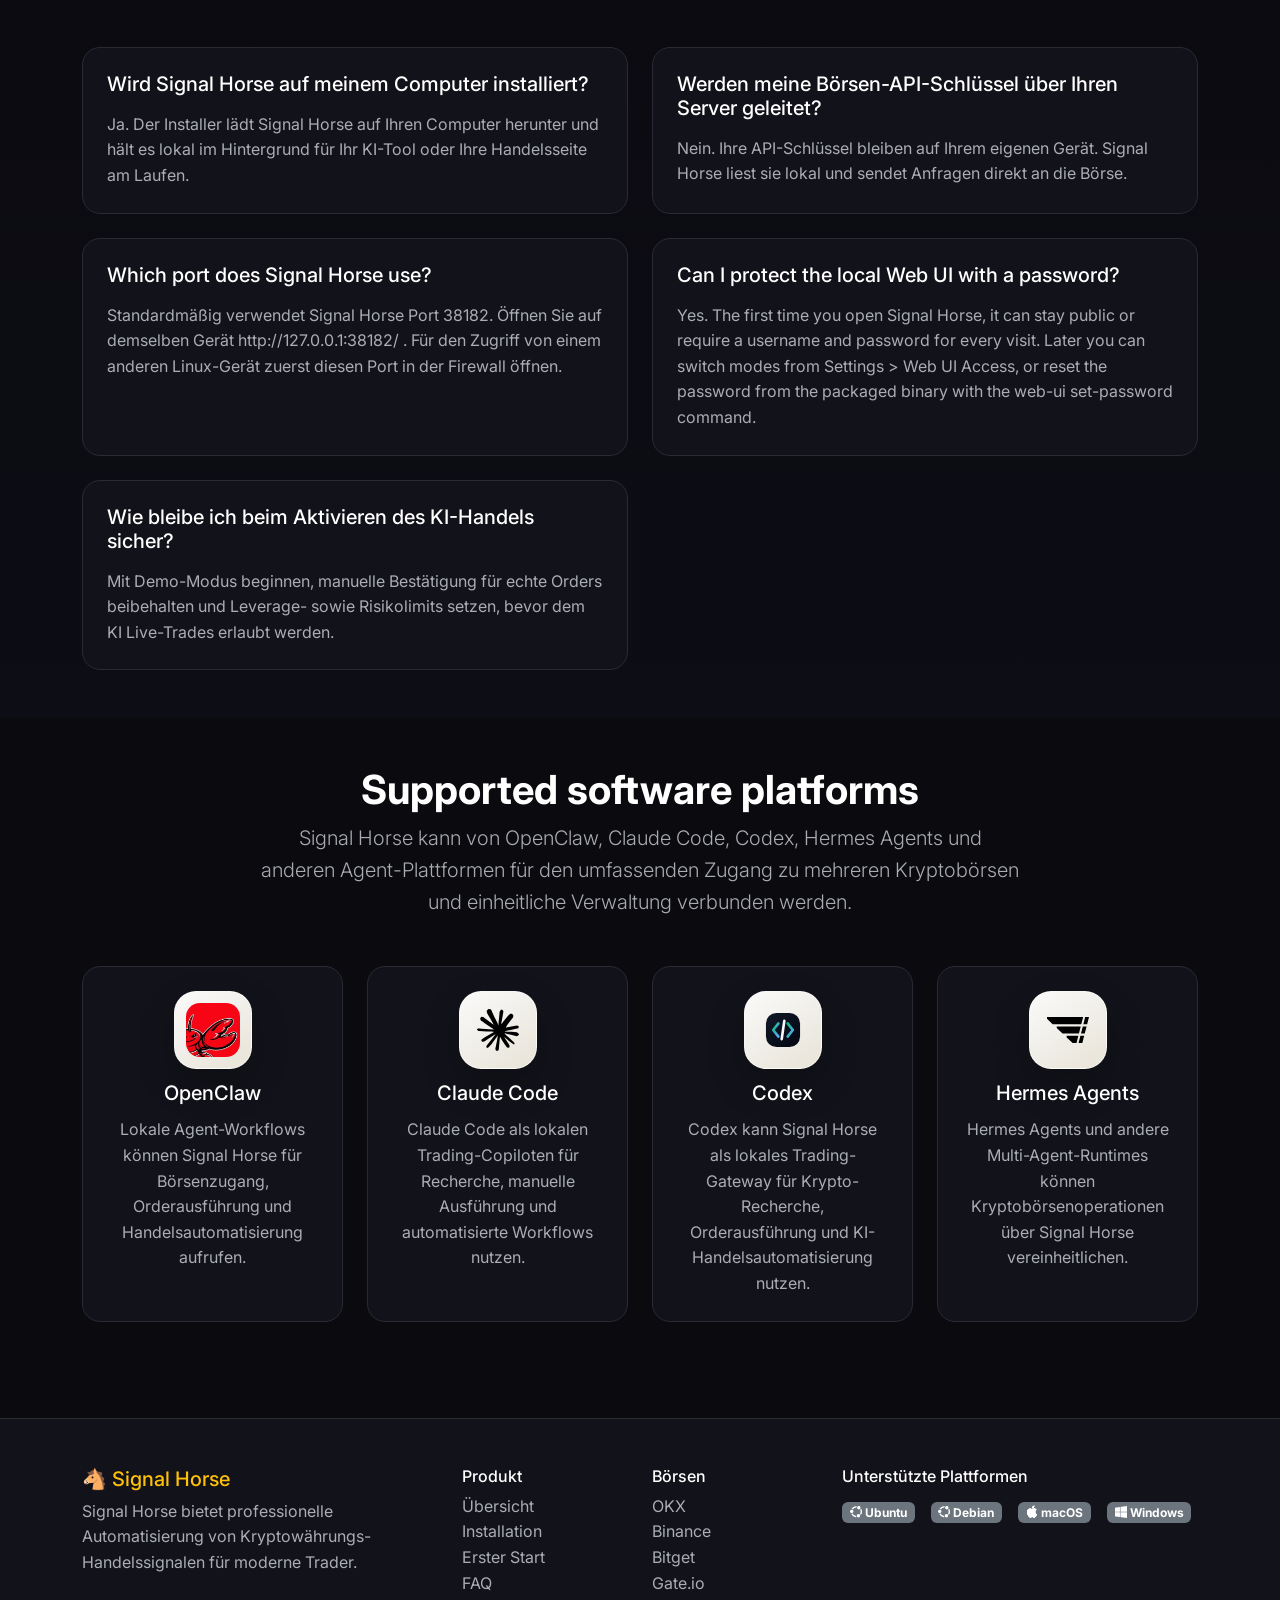
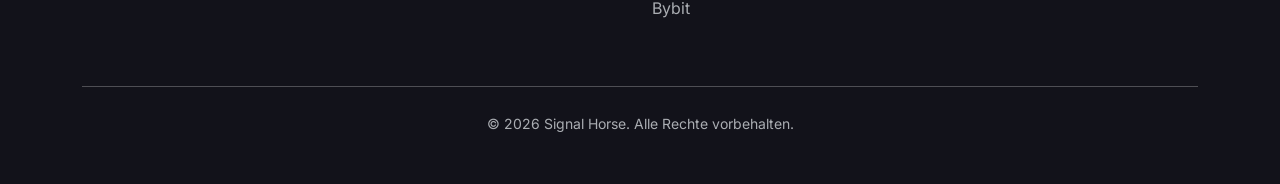
<file: de/index.html>
﻿<!DOCTYPE html>
<html lang="de" data-bs-theme="dark">
<head>
    <meta charset="UTF-8">
    <meta name="viewport" content="width=device-width, initial-scale=1.0">
    <title>Signal Horse - Lokales Agenten-Trading-Setup</title>
    <meta name="description" content="Signal Horse is a high-performance platform for automated crypto trading signal execution and order routing.">
    <meta property="og:title" content="Signal Horse">
    <meta property="og:description" content="Automate trading signal execution across exchanges with speed, security, and control.">
    <meta property="og:type" content="website">
    <meta property="og:url" content="https://signal.horse/">
    <meta name="twitter:card" content="summary">
    <meta name="twitter:title" content="Signal Horse">
    <meta name="twitter:description" content="Automate trading signal execution across exchanges with speed, security, and control.">
    <link rel="canonical" href="https://signal.horse/">
    <link rel="icon" type="image/png" href="/static/img/logo_tr.png">
    
    <!-- Bootstrap 5 -->
    <link href="https://cdn.jsdelivr.net/npm/bootstrap@5.3.2/dist/css/bootstrap.min.css" rel="stylesheet">
    <!-- Bootstrap Icons -->
    <link href="https://cdn.jsdelivr.net/npm/bootstrap-icons@1.11.2/font/bootstrap-icons.css" rel="stylesheet">
    <!-- Google Fonts -->
    <link href="https://fonts.googleapis.com/css2?family=Inter:wght@300;400;500;600;700&display=swap" rel="stylesheet">
    <!-- Custom CSS -->
    <link href="/static/css/style.css?v=20260421-1" rel="stylesheet">
    
</head>
<body>
    <!-- Navigation -->
    <nav class="navbar navbar-expand-lg navbar-dark fixed-top">
        <div class="container">
            <a class="navbar-brand d-flex align-items-center" href="/de/">
                <img src="/static/img/logo_tr.png" alt="Signal Horse" height="36" class="me-2">
                <span class="fw-bold">Signal Horse</span>
            </a>
            
            <button class="navbar-toggler" type="button" data-bs-toggle="collapse" data-bs-target="#navbarNav">
                <span class="navbar-toggler-icon"></span>
            </button>
            
            <div class="collapse navbar-collapse" id="navbarNav">
                <ul class="navbar-nav ms-auto align-items-center">
                    <li class="nav-item">
                        <a class="nav-link" href="/de/#overview">Übersicht</a>
                    </li>
                    <li class="nav-item">
                        <a class="nav-link" href="/de/#install">Installation</a>
                    </li>
                    <li class="nav-item">
                        <a class="nav-link" href="/de/#flow">Erster Start</a>
                    </li>
                    <li class="nav-item">
                        <a class="nav-link" href="/de/#faq">FAQ</a>
                    </li>
                    <li class="nav-item">
                        <a class="nav-link" href="https://docs.signal.horse/">API-Dokumentation</a>
                    </li>
                    
                    <!-- Language Dropdown -->
                    <li class="nav-item dropdown ms-3">
                        <a class="nav-link dropdown-toggle" href="#" role="button" data-bs-toggle="dropdown">
                            <i class="bi bi-globe2"></i>
                        </a>
                        <ul class="dropdown-menu dropdown-menu-end">
                            <li>
                                <a class="dropdown-item" href="/">English</a>
                            </li>
                            <li>
                                <a class="dropdown-item" href="/zh-hans/">简体中文</a>
                            </li>
                            <li>
                                <a class="dropdown-item" href="/zh-hant/">繁體中文</a>
                            </li>
                            <li>
                                <a class="dropdown-item active" href="/de/">Deutsch</a>
                            </li>
                            <li>
                                <a class="dropdown-item" href="/fr/">Français</a>
                            </li>
                            <li>
                                <a class="dropdown-item" href="/it/">Italiano</a>
                            </li>
                            <li>
                                <a class="dropdown-item" href="/ja/">日本語</a>
                            </li>
                            <li>
                                <a class="dropdown-item" href="/es/">Español</a>
                            </li>
                            <li>
                                <a class="dropdown-item" href="/pt/">Português</a>
                            </li>
                        </ul>
                    </li>
                </ul>
            </div>
        </div>
    </nav>

    <!-- Main Content -->
    <main>
<section class="hero-section skill-guide-hero">
    <div class="hero-bg"></div>
    <div class="container">
        <div class="row align-items-center g-5">
            <div class="col-lg-6">
                <span class="badge bg-warning text-dark mb-3 px-3 py-2">Agent-Integration · Lokaler Executor</span>
                <h1 class="display-4 fw-bold mb-4">Use Signal Horse as your local trading workspace for AI agents</h1>
                <p class="lead text-muted mb-4">Signal Horse ist ein lokaler Trading-Arbeitsbereich und eine HTTP-API für KI-Agenten und Betreiber. Er ermöglicht die Verbindung mit Binance, OKX, Bybit, Bitget, Gate und anderen unterstützten Börsen per Klick für KI-Automatisierung, manuelle Orders und Batch-Trading über mehrere Konten. Charts, Salden, Positionen und Orderausführung bleiben auf einem Gerät; Zugangsdaten verbleiben lokal. OpenClaw ist ein unterstützter Client, aber der Ablauf ist nicht darauf beschränkt.</p>
                <div class="d-flex gap-3 flex-wrap mb-4">
                    <a href="#install" class="btn btn-warning btn-lg px-4">
                        <i class="bi bi-download me-2"></i>Installationsdetails
                    </a>
                    <a href="#api-reference" class="btn btn-outline-warning btn-lg px-4">
                        <i class="bi bi-journal-code me-2"></i>API-Referenz
                    </a>
                </div>
            </div>
            <div class="col-lg-6">
                <div class="hero-terminal">
                    <div class="code-header">
                        <span class="dot red"></span>
                        <span class="dot yellow"></span>
                        <span class="dot green"></span>
                        <span class="ms-2 text-muted">agent-bootstrap.sh</span>
                    </div>
                                        <pre class="code-content mb-0"><code><span class="terminal-comment"># Ersteinrichtung auf dem Handelsrechner</span>
<span class="terminal-prompt">$</span> curl -fsSL https://signal.horse/install.sh | bash -s -- --non-interactive --skip-credentials --install-service

<span class="terminal-comment"># Prüfen, ob Signal Horse normal läuft</span>
<span class="terminal-prompt">$</span> curl -fsS http://127.0.0.1:38182/health

<span class="terminal-comment"># Firewall öffnen und von einem anderen Gerät aufrufen</span>
<span class="terminal-prompt">$</span> Öffnen Sie in Ihrem Browser: http://&lt;server-ip&gt;:38182/</code></pre>
                </div>
            </div>
        </div>
        <div class="hero-highlights-row row justify-content-center g-3 g-xl-4 mt-4">
            <div class="col-md-6 col-lg-4 d-flex">
                <div class="hero-highlight">
                    <div class="hero-highlight-icon hero-highlight-icon--key" aria-hidden="true">
                        <i class="bi bi-key-fill"></i>
                    </div>
                    <div class="hero-highlight-body">
                        <h5>Schneller KI-Handelszugang</h5>
                        <p class="text-muted">OpenClaw, Claude Code, Codex und ähnliche Tools schnell für den KI-gestützten Kryptohandel verbinden.</p>
                    </div>
                </div>
            </div>
            <div class="col-md-6 col-lg-4 d-flex">
                <div class="hero-highlight">
                    <div class="hero-highlight-icon hero-highlight-icon--install" aria-hidden="true">
                        <i class="bi bi-arrow-down-circle-fill"></i>
                    </div>
                    <div class="hero-highlight-body">
                        <h5>Quick local setup</h5>
                        <p class="text-muted">Download the local package, extract it into your own folder, and open Signal Horse in your browser on this machine.</p>
                    </div>
                </div>
            </div>
            <div class="col-md-6 col-lg-4 d-flex">
                <div class="hero-highlight">
                    <div class="hero-highlight-icon hero-highlight-icon--automation" aria-hidden="true">
                        <i class="bi bi-diagram-3-fill"></i>
                    </div>
                    <div class="hero-highlight-body">
                        <h5>KI-Automatisierung + Batch-Trading</h5>
                        <p class="text-muted">Ein-Klick-Börsenzugang unterstützt automatisierten KI-Handel, manuellen Handel und Batch-Trading über mehrere Konten in einem Arbeitsbereich.</p>
                    </div>
                </div>
            </div>
        </div>
    </div>
</section>

<section id="product-ui" class="py-5 bg-dark-gradient">
    <div class="container">
        <div class="skill-spotlight ui-showcase">
            <div class="row align-items-center g-4 g-lg-5">
                <div class="col-lg-5">
                    <span class="badge bg-warning text-dark mb-3 px-3 py-2">Live Product UI</span>
                    <h2 class="display-6 fw-bold mb-3">Signal Horse ansehen, bevor Sie es installieren</h2>
                    <p class="lead text-muted mb-4">Signal Horse stellt eine lokale Weboberfläche unter / bereit. Trader und KI-Agenten können Charts ansehen, zwischen Börsen wechseln, Positionen und Salden prüfen, KI-Automatisierung ausführen, Orders platzieren und Batch-Trading auf einem einheitlichen Bildschirm verwalten.</p>
                    <div class="ui-showcase-metrics">
                        <div class="ui-showcase-chip">
                            <i class="bi bi-graph-up-arrow"></i>
                            <span>Integriertes Marktchart und Live-Preiskontext</span>
                        </div>
                        <div class="ui-showcase-chip">
                            <i class="bi bi-collection-fill"></i>
                            <span>Multi-Konto-Handel und Statuspanels</span>
                        </div>
                        <div class="ui-showcase-chip">
                            <i class="bi bi-lightning-charge-fill"></i>
                            <span>Ordermasken, TP/SL und Batch-Aktionen in einer Ansicht</span>
                        </div>
                        <div class="ui-showcase-chip">
                            <i class="bi bi-diagram-3-fill"></i>
                            <span>Ein-Klick-Börsenzugang für KI-Automatisierung und Multi-Konto-Batch-Trading</span>
                        </div>
                    </div>
                </div>
                <div class="col-lg-7">
                    <div class="ui-showcase-frame">
                        <img
                            src="/static/img/signal-executor-ui-demo.png"
                            alt="Screenshot der Signal Horse Handelsoberfläche"
                            class="img-fluid ui-showcase-image"
                            loading="lazy"
                        >
                    </div>
                </div>
            </div>
        </div>
    </div>
</section>

<section id="overview" class="py-5">
    <div class="container">
        <div class="text-center mb-5">
            <h2 class="display-6 fw-bold">Was auf Ihrem Rechner installiert wird</h2>
            <p class="lead text-muted section-lead">Signal Horse wird auf demselben Rechner installiert, auf dem Sie handeln. Das Setup lädt das Programm herunter, erstellt lokale Datendateien und kann den Autostart aktivieren, sodass Ihr KI-Tool immer mit demselben lokalen Service verbunden ist.</p>
        </div>
        <div class="row g-4">
            <div class="col-md-6 col-xl-3">
                <div class="feature-card h-100">
                    <div class="feature-icon bg-gradient-warning">
                        <i class="bi bi-box-seam-fill"></i>
                    </div>
                    <h4>Signal Horse Kernprogramm</h4>
                    <p class="text-muted">Dies ist das lokale Programm auf Ihrem Rechner. Es stellt die Handelsseite, die lokale Verbindung und Handelsaktionen bereit.</p>
                </div>
            </div>
            <div class="col-md-6 col-xl-3">
                <div class="feature-card h-100">
                    <div class="feature-icon bg-gradient-info">
                        <i class="bi bi-hdd-stack-fill"></i>
                    </div>
                    <h4>Lokale Einstellungen und Aufzeichnungen</h4>
                    <p class="text-muted">Ihre Einstellungen und andere lokale Daten bleiben auf diesem Gerät statt in einem externen Web-Account.</p>
                </div>
            </div>
            <div class="col-md-6 col-xl-3">
                <div class="feature-card h-100">
                    <div class="feature-icon bg-gradient-success">
                        <i class="bi bi-gear-fill"></i>
                    </div>
                    <h4>Automatischer Hintergrundstart</h4>
                    <p class="text-muted">Nach der Installation kann Signal Horse automatisch im Hintergrund starten, sodass Sie es nicht jedes Mal manuell öffnen müssen.</p>
                </div>
            </div>
            <div class="col-md-6 col-xl-3">
                <div class="feature-card h-100">
                    <div class="feature-icon bg-gradient-danger">
                        <i class="bi bi-key-fill"></i>
                    </div>
                    <h4>Exchange key entry</h4>
                    <p class="text-muted">Zum Verbinden einer Börse API-Key und Secret ausfüllen. OKX und Bitget erfordern auch eine Passphrase.</p>
                </div>
            </div>
        </div>
    </div>
</section>

<section id="install" class="py-5 bg-dark-gradient">
    <div class="container">
        <div class="text-center mb-5">
            <h2 class="display-6 fw-bold">Installationsdetails</h2>
            <p class="lead text-muted section-lead">Wenn Sie selbst installieren, verwenden Sie den normalen Installer. Wenn Sie einen Server oder KI-Workflow vorbereiten, verwenden Sie den Einzeilen-Installationsbefehl.</p>
        </div>
        <div class="row g-4">
            <div class="col-lg-6">
                <div class="install-platform-card h-100">
                    <h4><i class="bi bi-windows text-warning me-2"></i>Windows</h4>
                    <p class="text-muted">Portable ZIP for the local browser-based trading UI. On first open you can keep the page public or require a username and password every time. No admin rights, registry writes, or auto-start.</p>
                    <div class="d-flex gap-2 flex-wrap mb-3">
                        <a href="https://signal.horse/releases/latest/signal_horse_windows_portable.zip" class="btn btn-warning"><i class="bi bi-download me-2"></i>Download Windows portable ZIP</a>
                        <span class="badge bg-secondary align-self-center">Windows x64 · 1.0.0+20260615.074339Z</span>
                    </div>
                    <p class="text-muted mb-2">Extract the ZIP into any user-writable folder, then run the local launcher:</p>
                    <div class="code-block mb-3">
                        <pre class="mb-0 guide-code">1. Download and extract signal_horse_windows_portable.zip
2. Open the extracted folder
3. Run Start Signal Executor.cmd
4. Your browser opens the local UI and the first-run access wizard</pre>
                    </div>
                    <p class="text-muted mb-2">If you prefer a scripted install into LocalAppData, use the PowerShell helper:</p>
                    <div class="code-block mb-3">
                        <pre class="mb-0 guide-code">Invoke-WebRequest -Uri https://signal.horse/install.ps1 -OutFile install.ps1
powershell -ExecutionPolicy Bypass -File .\install.ps1 -Yes</pre>
                    </div>
                    <p class="text-muted mb-2">The local UI opens at:</p>
                    <div class="code-block mb-4">
                        <pre class="mb-0 guide-code">http://127.0.0.1:38182/</pre>
                    </div>
                    <p class="text-muted mb-0">This Windows package stays in user space. It does not require admin rights, does not write startup registry entries, and only notifies about new versions. Later you can change Web UI access from Settings &gt; Web UI Access, or reset it from the portable folder with: <code>SignalHorse.exe web-ui set-password --username &lt;name&gt;</code></p>
                </div>
            </div>
            <div class="col-lg-6">
                <div class="install-platform-card h-100">
                    <h4><i class="bi bi-apple text-warning me-2"></i>macOS</h4>
                    <p class="text-muted">Menu bar app that installs Signal Horse locally and lets you open the trading page or restart the local service with one click. On first open you can leave the page public or protect it with a username and password.</p>
                    <div class="d-flex gap-2 flex-wrap mb-3">
                        <a href="https://signal.horse/releases/latest/signal_executor_darwin_arm64.dmg" class="btn btn-warning"><i class="bi bi-download me-2"></i>Download Signal Horse for macOS (.dmg)</a>
                        <a href="https://signal.horse/releases/latest/signal_executor_darwin_amd64.dmg" class="btn btn-outline-light"><i class="bi bi-download me-2"></i>Intel DMG herunterladen</a>
                        <span class="badge bg-secondary align-self-center">macOS 13+ · Apple Silicon / Intel</span>
                    </div>
                    <p class="text-muted mb-2">Für die meisten macOS-Desktop-Nutzer: gepackte App verwenden:</p>
                    <div class="code-block mb-3">
                        <pre class="mb-0 guide-code">1. Signal Horse macOS-Paket (.dmg) herunterladen und öffnen
2. Heruntergeladene App in /Applications ziehen
3. App öffnen und Menüleistemsymbol verwenden, um die lokale Oberfläche im Browser zu öffnen
4. Menü verwenden, um lokalen Service neu zu starten oder Hintergrundstart zu aktivieren</pre>
                    </div>
                    <p class="text-muted mb-2">Dieses DMG kann normal im Finder geöffnet werden, ist aber noch nicht von Apple notarisiert. Beim ersten Mal könnte macOS Sie auffordern, die App mit Rechtsklick zu öffnen und einmal „Öffnen&#34; zu wählen.</p>
                    <p class="text-muted mb-2">Für Kommandozeilen-Deployment oder unbeaufsichtigtes Setup steht weiterhin der Einzeilen-Installationsbefehl zur Verfügung:</p>
                    <div class="code-block mb-4">
                        <pre class="mb-0 guide-code">curl -fsSL https://signal.horse/install.sh | bash -s -- --non-interactive --skip-credentials --install-service</pre>
                    </div>
                    <p class="text-muted mb-0">The command-line install sets up the same local Signal Horse service. The app is simply a more convenient desktop way to manage it. If you enable password mode, every browser visit asks you to sign in until you switch back to public access or reset the password from Settings &gt; Web UI Access.</p>
                </div>
            </div>
            <div class="col-lg-6">
                <div class="install-platform-card h-100">
                    <h4><i class="bi bi-ubuntu text-warning me-2"></i>Linux (Ubuntu / Debian)</h4>
                    <p class="text-muted">Run one command and Linux will download Signal Horse, install it the first time, or update the existing install in place later. On first open you can keep the page public or require a username and password every time:</p>
                    <div class="code-block mb-3">
                        <pre class="mb-0 guide-code">curl -fsSL https://signal.horse/install.sh | bash -s -- --non-interactive --skip-credentials --install-service</pre>
                    </div>
                    <p class="text-muted mb-2">When Signal Horse is already installed, rerunning the same command keeps your local data, reuses the current Linux service settings when possible, and restarts the local service automatically.</p>
                    <p class="text-muted mb-2">Once the Linux build itself reports a new version inside the local Web UI, clicking the top-right update prompt now runs the in-place Linux update automatically and shows progress until the local service comes back. Windows and macOS still open manual download/update links.</p>
                    <p class="text-muted mb-2">Nach Abschluss bestätigen, dass Signal Horse läuft:</p>
                    <div class="code-block mb-3">
                        <pre class="mb-0 guide-code">curl http://127.0.0.1:38182/health</pre>
                    </div>
                    <p class="text-muted mb-2">Um die Signal Horse Seite von einem anderen Gerät aufzurufen, TCP-Port 38182 in der Linux-Firewall freigeben, dann aufrufen:</p>
                    <div class="code-block mb-3">
                        <pre class="mb-0 guide-code">http://&lt;server-ip&gt;:38182/</pre>
                    </div>
                    <p class="text-muted mb-0">By default, Signal Horse uses port 38182 on Linux. The installer tries to set it to start automatically for the current user, and if you do not use root it installs under your user directory. Later you can change Web UI access from Settings &gt; Web UI Access, or reset it from the shell with: <code>signal-executor web-ui set-password --username &lt;name&gt;</code></p>
                </div>
            </div>
            <div class="col-lg-6">
                <div class="install-platform-card h-100">
                    <h4><i class="bi bi-router-fill text-warning me-2"></i>Nach der Installation verfügbare lokale Adressen</h4>
                    <div class="code-block mb-4">
                        <pre class="mb-0 guide-code">GET  http://127.0.0.1:38182/health
GET  http://127.0.0.1:38182/positions
GET  http://127.0.0.1:38182/balances
POST http://127.0.0.1:38182/place-order
POST http://127.0.0.1:38182/cancel-order
POST http://127.0.0.1:38182/set-tpsl
POST http://127.0.0.1:38182/cancel-tpsl
POST http://127.0.0.1:38182/close-all</pre>
                    </div>
                    <p class="text-muted mb-0">Auf demselben Gerät kann Ihr KI-Tool weiterhin die obige lokale Adresse verwenden. Unter Linux können Sie nach Öffnen der Firewall auch von einem anderen Gerät auf die Webseite zugreifen.</p>
                </div>
            </div>
        </div>
    </div>
</section>

<section id="flow" class="py-5 my-5">
    <div class="container">
        <div class="text-center mb-5">
            <h2 class="display-6 fw-bold">Empfohlener Erststart-Ablauf</h2>
            <p class="lead text-muted section-lead">Der einfachste Erststart: Signal Horse installieren, Börsen-API-Schlüssel hinzufügen, Salden und Positionen prüfen, dann zwischen Demo- oder Live-Handel entscheiden.</p>
        </div>
        <div class="row g-4">
            <div class="col-md-6 col-xl-3">
                <div class="step-card h-100">
                    <div class="step-number">1</div>
                    <h5>Signal Horse lokal installieren</h5>
                    <p class="text-muted">Auf demselben Gerät installieren, auf dem Ihr KI-Tool oder Trading-Workflow läuft.</p>
                </div>
            </div>
            <div class="col-md-6 col-xl-3">
                <div class="step-card h-100">
                    <div class="step-number">2</div>
                    <h5>Add exchange API keys</h5>
                    <p class="text-muted">API-Key und Secret ausfüllen. OKX und Bitget erfordern auch eine Passphrase.</p>
                </div>
            </div>
            <div class="col-md-6 col-xl-3">
                <div class="step-card h-100">
                    <div class="step-number">3</div>
                    <h5>Daten vor dem Handel prüfen</h5>
                    <p class="text-muted">Vor Live-Orders bestätigen, dass Salden, Positionen und Orderhistorie korrekt gelesen werden können.</p>
                </div>
            </div>
            <div class="col-md-6 col-xl-3">
                <div class="step-card h-100">
                    <div class="step-number">4</div>
                    <h5>Ausführungsmodus wählen</h5>
                    <p class="text-muted">Zuerst Demo- oder Testnet-Modus verwenden. Erst nach Bestätigung von Konto und Berechtigungen auf Live-Handel wechseln.</p>
                </div>
            </div>
        </div>
    </div>
</section>

<section id="api-reference" class="py-5 bg-dark-gradient">
    <div class="container">
        <div class="text-center">
            <h2 class="display-6 fw-bold">Signal Horse API-Referenz</h2>
            <p class="lead text-muted section-lead mt-3">Vollständige HTTP-Referenz (29 Endpunkte) — Schemas, Parameter und börsespezifische Hinweise — auf einer dedizierten Dokumentationsseite.</p>
            <div class="d-flex gap-3 justify-content-center flex-wrap mt-4">
                <a href="https://docs.signal.horse/" class="btn btn-warning btn-lg"><i class="bi bi-book me-2"></i>API-Dokumentation öffnen</a>
                <a href="https://docs.signal.horse/#api-reference" class="btn btn-outline-light btn-lg"><i class="bi bi-list-ul me-2"></i>Endpunkt-Übersicht</a>
            </div>
            <div class="row g-3 justify-content-center mt-4">
                <div class="col-md-4 col-lg-3">
                    <div class="step-card h-100">
                        <h6 class="mb-2"><i class="bi bi-shield-check text-warning me-2"></i>Handel</h6>
                        <p class="text-muted small mb-0">/place-order, /cancel-order, /close-all, /set-leverage, /set-tpsl, /cancel-tpsl, /set-margin-mode</p>
                    </div>
                </div>
                <div class="col-md-4 col-lg-3">
                    <div class="step-card h-100">
                        <h6 class="mb-2"><i class="bi bi-graph-up text-warning me-2"></i>Lesen &amp; Verlauf</h6>
                        <p class="text-muted small mb-0">/positions, /balances, /orders-history, /positions-history, /open-orders, /open-tpsl-orders</p>
                    </div>
                </div>
                <div class="col-md-4 col-lg-3">
                    <div class="step-card h-100">
                        <h6 class="mb-2"><i class="bi bi-globe text-warning me-2"></i>Markt &amp; Tools</h6>
                        <p class="text-muted small mb-0">/market/symbols, /market/ticker, /market/klines, /accounts, /settings/ai, /ai/proxy</p>
                    </div>
                </div>
            </div>
        </div>
    </div>
</section>

<section id="faq" class="py-5 bg-dark-gradient">
    <div class="container">
        <div class="text-center mb-5">
            <h2 class="display-6 fw-bold">FAQ</h2>
            <p class="lead text-muted section-lead">Quick answers to the questions most users ask before they start.</p>
        </div>
        <div class="row g-4">
            <div class="col-lg-6">
                <div class="faq-card h-100">
                    <h5>Wird Signal Horse auf meinem Computer installiert?</h5>
                    <p class="text-muted">Ja. Der Installer lädt Signal Horse auf Ihren Computer herunter und hält es lokal im Hintergrund für Ihr KI-Tool oder Ihre Handelsseite am Laufen.</p>
                </div>
            </div>
            <div class="col-lg-6">
                <div class="faq-card h-100">
                    <h5>Werden meine Börsen-API-Schlüssel über Ihren Server geleitet?</h5>
                    <p class="text-muted">Nein. Ihre API-Schlüssel bleiben auf Ihrem eigenen Gerät. Signal Horse liest sie lokal und sendet Anfragen direkt an die Börse.</p>
                </div>
            </div>
            <div class="col-lg-6">
                <div class="faq-card h-100">
                    <h5>Which port does Signal Horse use?</h5>
                    <p class="text-muted">Standardmäßig verwendet Signal Horse Port 38182. Öffnen Sie auf demselben Gerät http://127.0.0.1:38182/ . Für den Zugriff von einem anderen Linux-Gerät zuerst diesen Port in der Firewall öffnen.</p>
                </div>
            </div>
            <div class="col-lg-6">
                <div class="faq-card h-100">
                    <h5>Can I protect the local Web UI with a password?</h5>
                    <p class="text-muted">Yes. The first time you open Signal Horse, it can stay public or require a username and password for every visit. Later you can switch modes from Settings &gt; Web UI Access, or reset the password from the packaged binary with the web-ui set-password command.</p>
                </div>
            </div>
            <div class="col-lg-6">
                <div class="faq-card h-100">
                    <h5>Wie bleibe ich beim Aktivieren des KI-Handels sicher?</h5>
                    <p class="text-muted">Mit Demo-Modus beginnen, manuelle Bestätigung für echte Orders beibehalten und Leverage- sowie Risikolimits setzen, bevor dem KI Live-Trades erlaubt werden.</p>
                </div>
            </div>
        </div>
    </div>
</section>

<section id="software-platforms" class="py-5">
    <div class="container">
        <div class="text-center mb-5">
            <h2 class="display-6 fw-bold">Supported software platforms</h2>
            <p class="lead text-muted section-lead">Signal Horse kann von OpenClaw, Claude Code, Codex, Hermes Agents und anderen Agent-Plattformen für den umfassenden Zugang zu mehreren Kryptobörsen und einheitliche Verwaltung verbunden werden.</p>
        </div>
        <div class="row g-4">
            <div class="col-md-6 col-lg-3">
                <div class="step-card h-100 text-center software-platform-card">
                    <div class="platform-logo-badge" aria-hidden="true">
                        <img src="/static/img/platforms/openclaw.png" alt="OpenClaw" class="platform-logo-image platform-logo-image--openclaw">
                    </div>
                    <h5 class="mb-2">OpenClaw</h5>
                    <p class="text-muted mb-0">Lokale Agent-Workflows können Signal Horse für Börsenzugang, Orderausführung und Handelsautomatisierung aufrufen.</p>
                </div>
            </div>
            <div class="col-md-6 col-lg-3">
                <div class="step-card h-100 text-center software-platform-card">
                    <div class="platform-logo-badge" aria-hidden="true">
                        <img src="/static/img/platforms/claude-code.svg" alt="Claude Code" class="platform-logo-image">
                    </div>
                    <h5 class="mb-2">Claude Code</h5>
                    <p class="text-muted mb-0">Claude Code als lokalen Trading-Copiloten für Recherche, manuelle Ausführung und automatisierte Workflows nutzen.</p>
                </div>
            </div>
            <div class="col-md-6 col-lg-3">
                <div class="step-card h-100 text-center software-platform-card">
                    <div class="platform-logo-badge" aria-hidden="true">
                        <img src="/static/img/platforms/codex.svg" alt="Codex" class="platform-logo-image">
                    </div>
                    <h5 class="mb-2">Codex</h5>
                    <p class="text-muted mb-0">Codex kann Signal Horse als lokales Trading-Gateway für Krypto-Recherche, Orderausführung und KI-Handelsautomatisierung nutzen.</p>
                </div>
            </div>
            <div class="col-md-6 col-lg-3">
                <div class="step-card h-100 text-center software-platform-card">
                    <div class="platform-logo-badge" aria-hidden="true">
                        <img src="/static/img/platforms/hermes-agents.svg" alt="Hermes Agents" class="platform-logo-image">
                    </div>
                    <h5 class="mb-2">Hermes Agents</h5>
                    <p class="text-muted mb-0">Hermes Agents und andere Multi-Agent-Runtimes können Kryptobörsenoperationen über Signal Horse vereinheitlichen.</p>
                </div>
            </div>
        </div>
    </div>
</section>
    </main>

    <!-- Footer -->
    <footer class="footer py-5 mt-5">
        <div class="container">
            <div class="row">
                <div class="col-md-4 mb-4">
                    <h5 class="text-warning"><span aria-hidden="true">🐴</span> Signal Horse</h5>
                    <p class="text-muted">Signal Horse bietet professionelle Automatisierung von Kryptowährungs-Handelssignalen für moderne Trader.</p>
                </div>
                <div class="col-md-2 mb-4">
                    <h6>Produkt</h6>
                    <ul class="list-unstyled">
                        <li><a href="/de/#overview" class="text-muted">Übersicht</a></li>
                        <li><a href="/de/#install" class="text-muted">Installation</a></li>
                        <li><a href="/de/#flow" class="text-muted">Erster Start</a></li>
                        <li><a href="/de/#faq" class="text-muted">FAQ</a></li>
                    </ul>
                </div>
                <div class="col-md-2 mb-4">
                    <h6>Börsen</h6>
                    <ul class="list-unstyled">
                        <li><a href="#" class="text-muted">OKX</a></li>
                        <li><a href="#" class="text-muted">Binance</a></li>
                        <li><a href="#" class="text-muted">Bitget</a></li>
                        <li><a href="#" class="text-muted">Gate.io</a></li>
                        <li><a href="#" class="text-muted">Bybit</a></li>
                    </ul>
                </div>
                <div class="col-md-4 mb-4">
                    <h6>Unterstützte Plattformen</h6>
                    <div class="d-flex gap-3 mt-3">
                        <span class="badge bg-secondary"><i class="bi bi-ubuntu"></i> Ubuntu</span>
                        <span class="badge bg-secondary"><i class="bi bi-ubuntu"></i> Debian</span>
                        <span class="badge bg-secondary"><i class="bi bi-apple"></i> macOS</span>
                        <span class="badge bg-secondary"><i class="bi bi-windows"></i> Windows</span>
                    </div>
                </div>
            </div>
            <hr class="my-4">
            <div class="text-center text-muted">
                <small>&copy; 2026 Signal Horse. Alle Rechte vorbehalten.</small>
            </div>
        </div>
    </footer>

    <!-- Bootstrap JS -->
    <script src="https://cdn.jsdelivr.net/npm/bootstrap@5.3.2/dist/js/bootstrap.bundle.min.js"></script>
    <!-- Custom JS (cache busted) -->
    <script src="/static/js/main.js?v=20260421-1"></script>
    
</body>
</html>
</file>
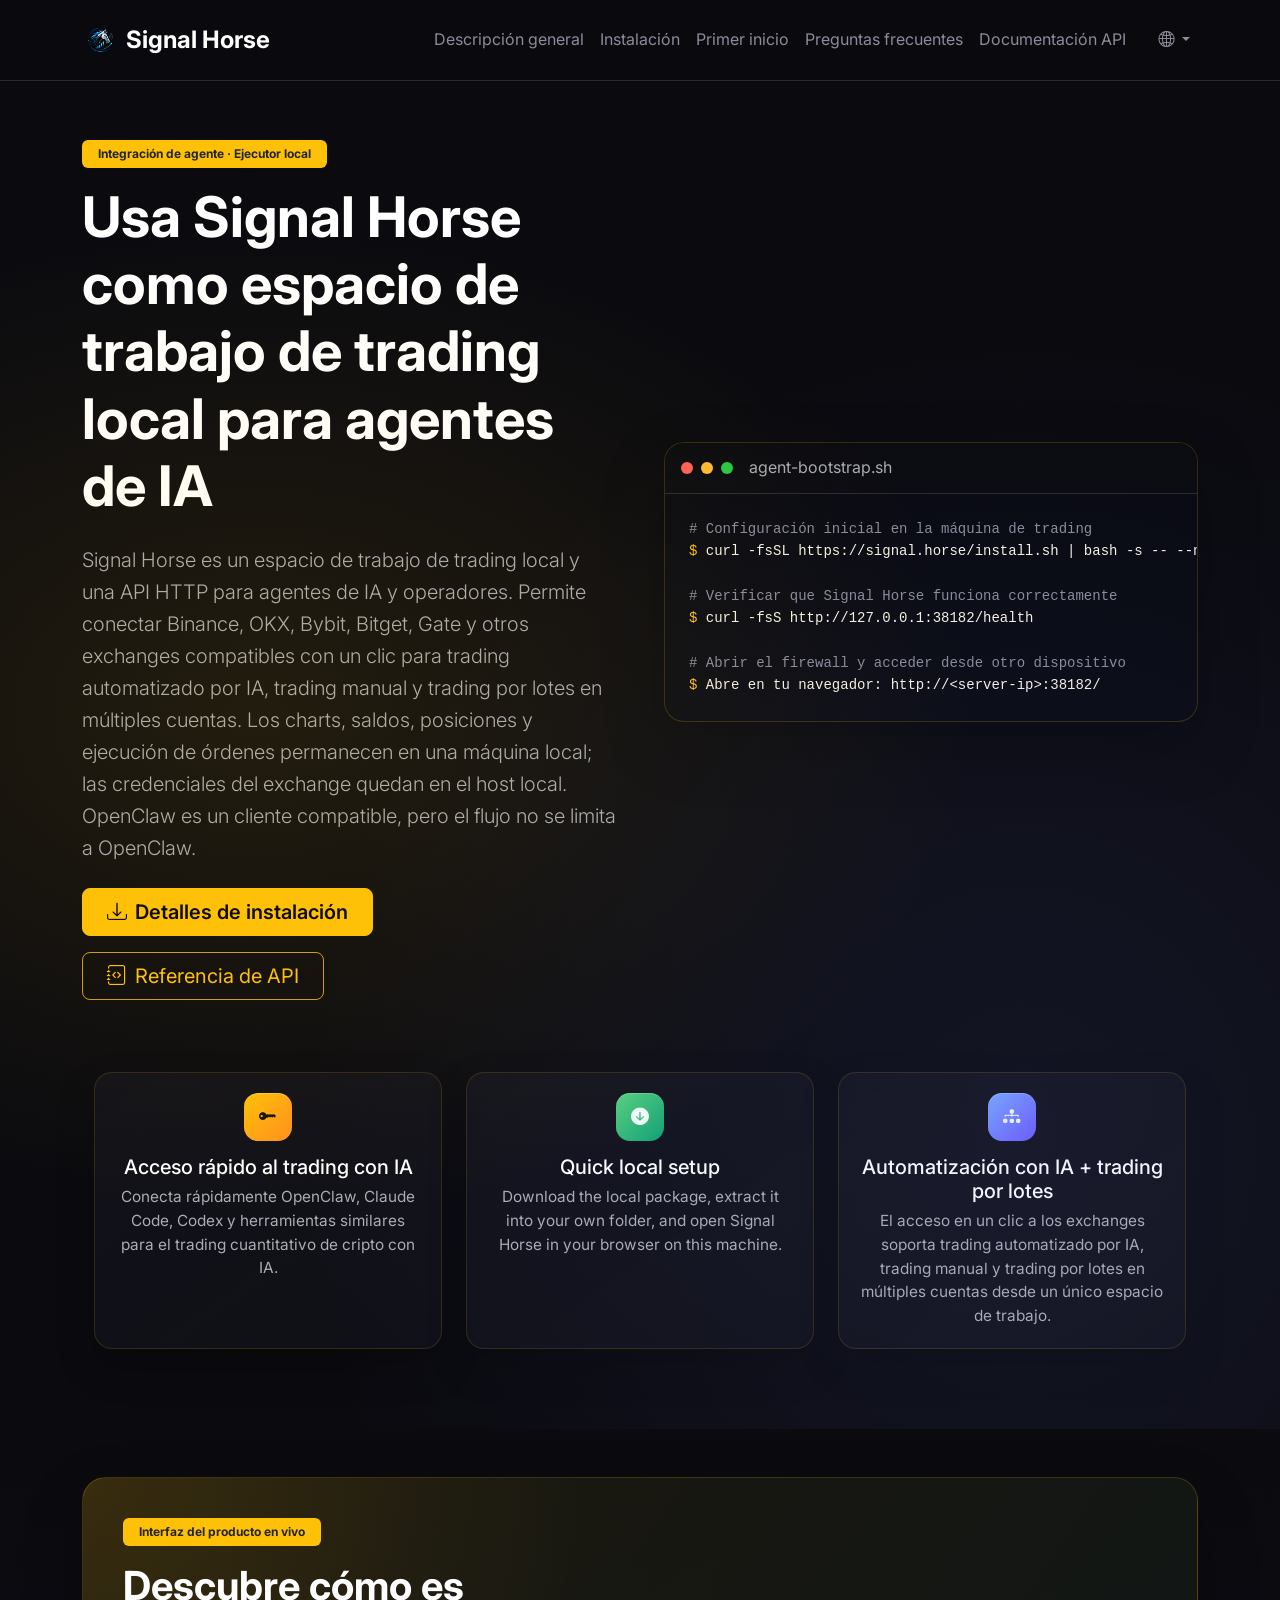
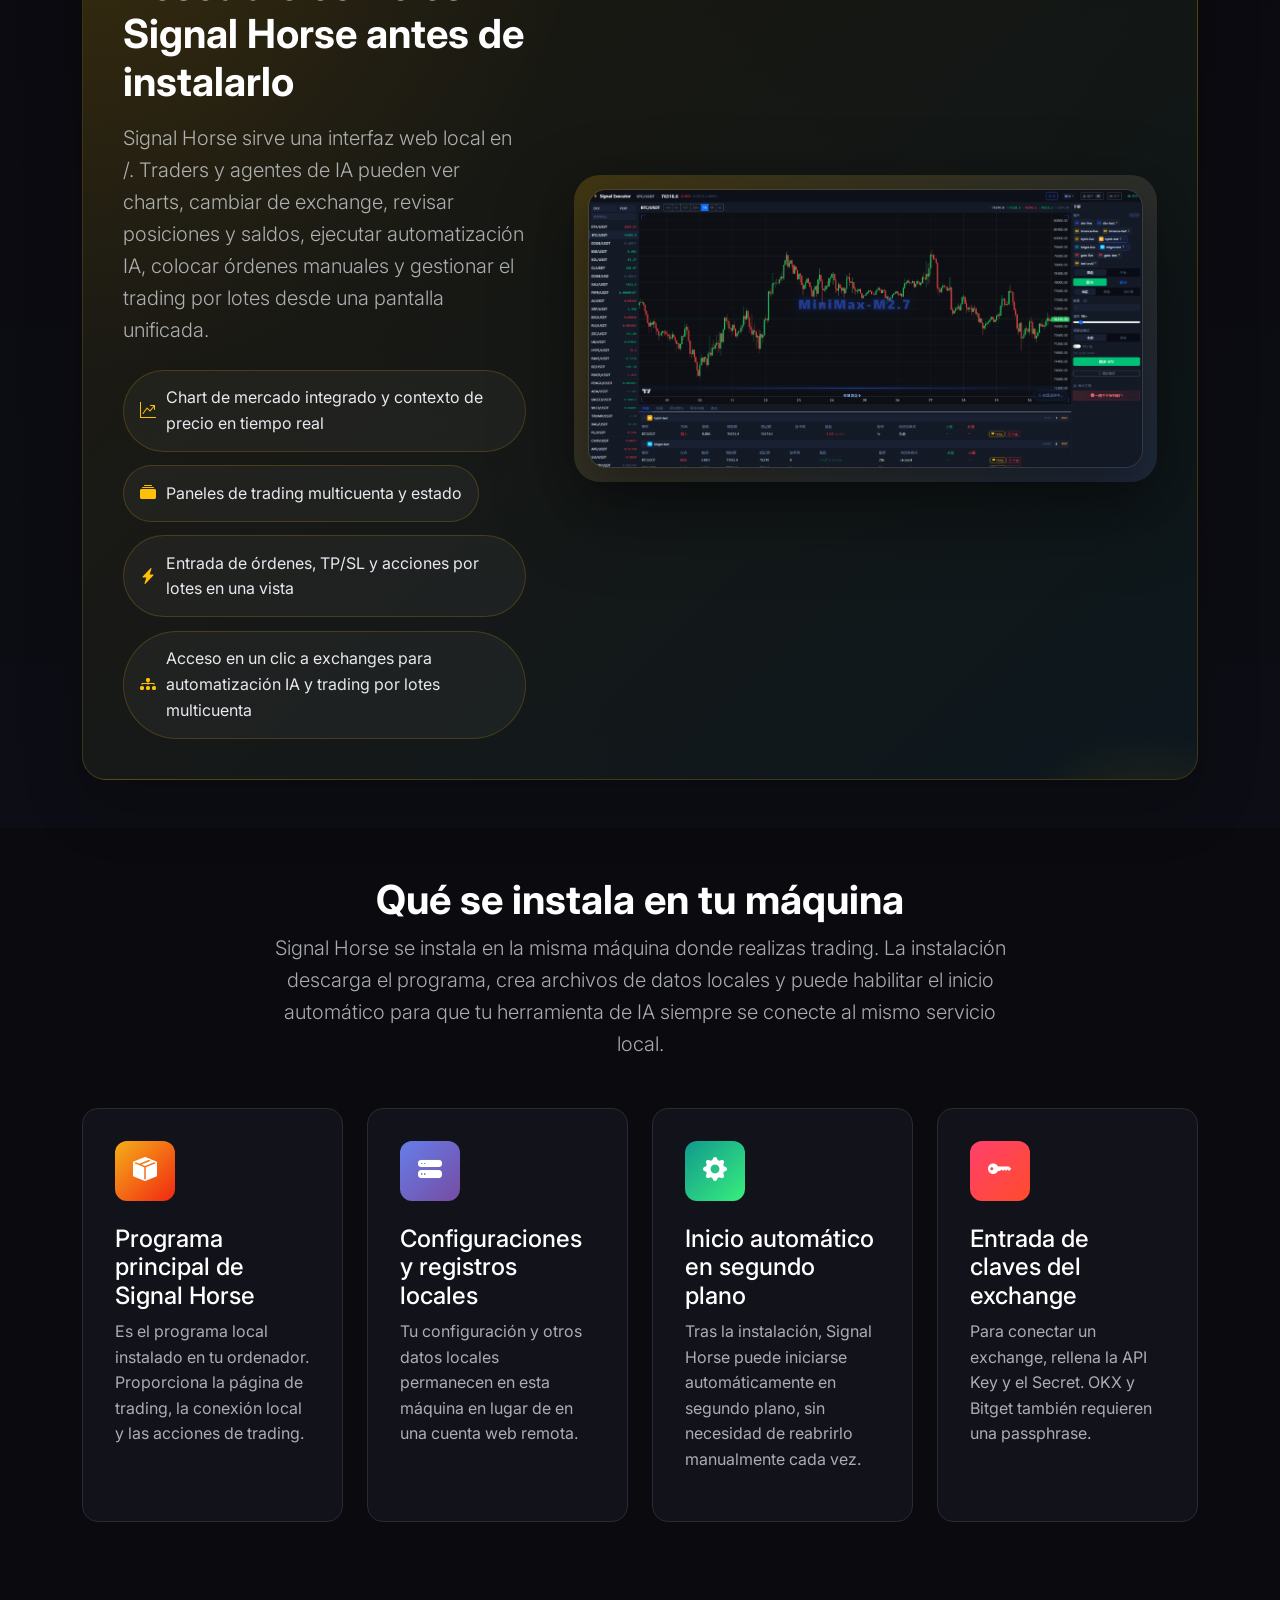
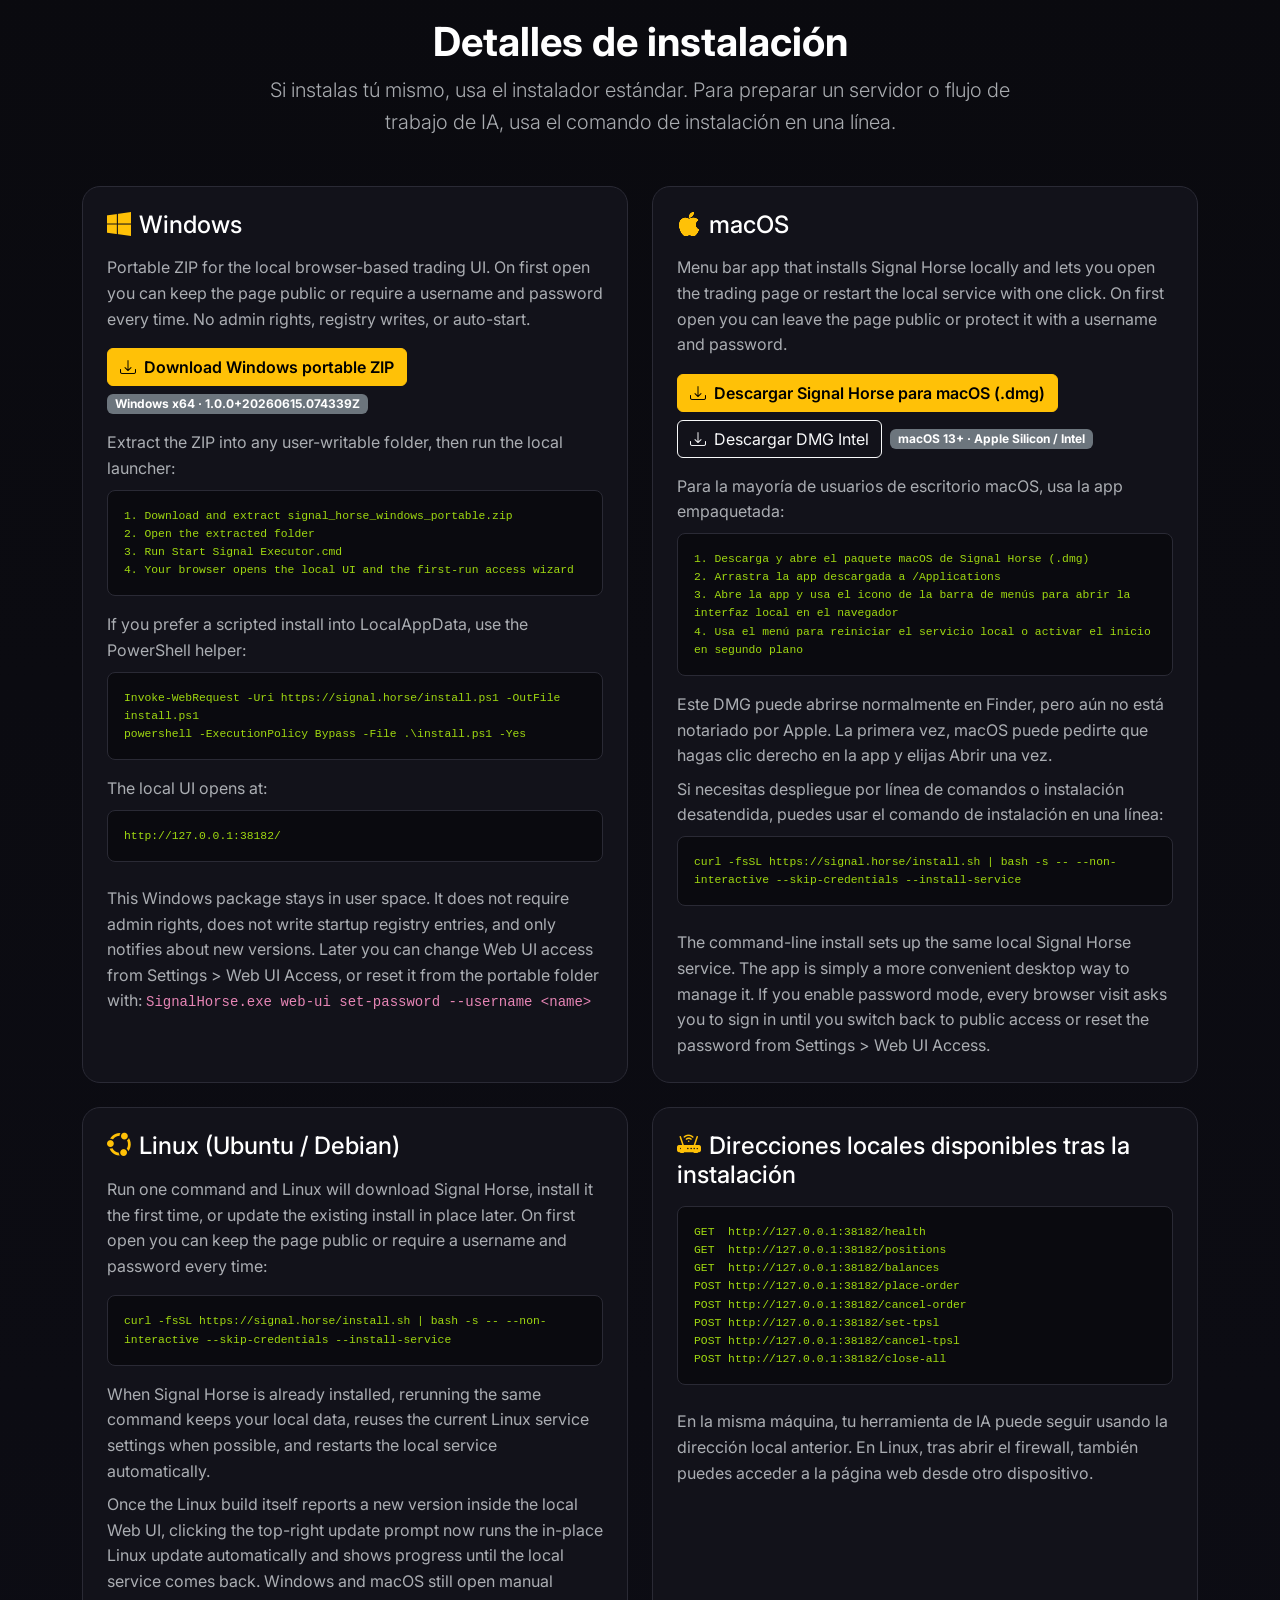
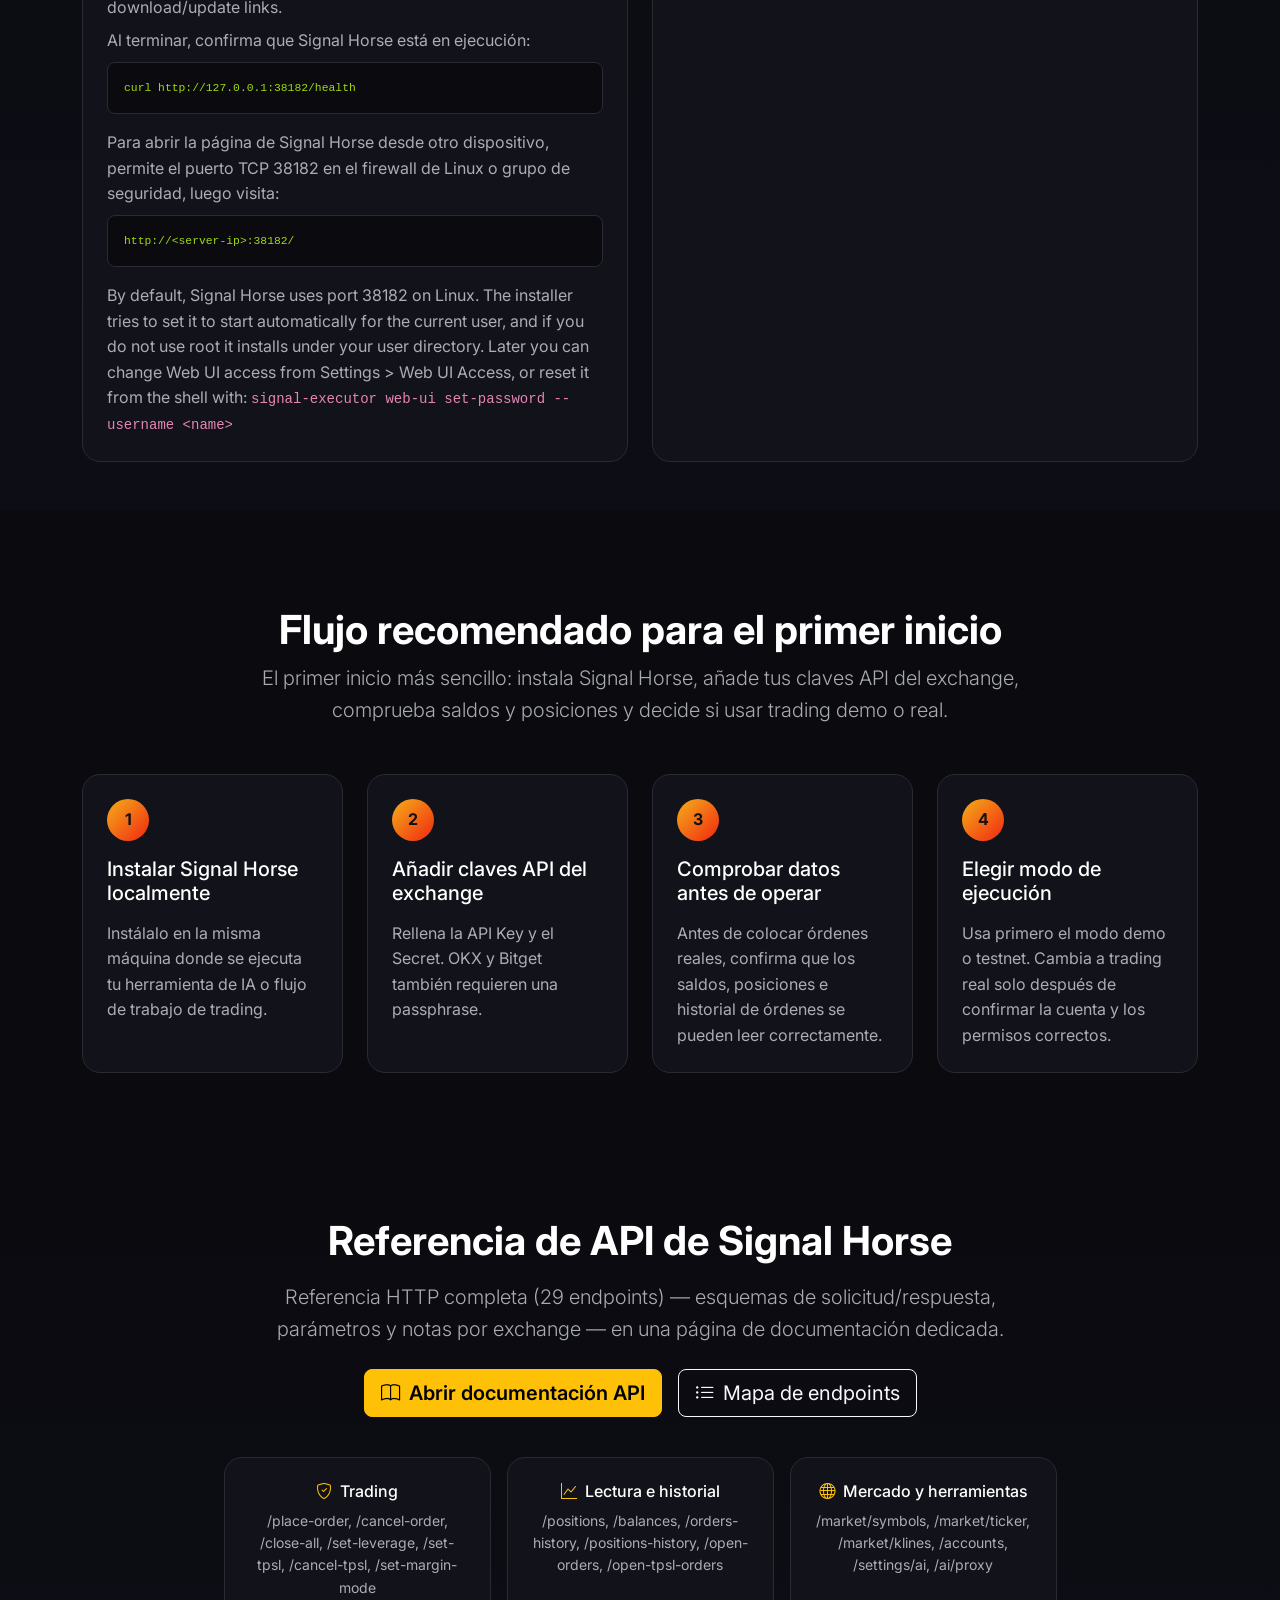
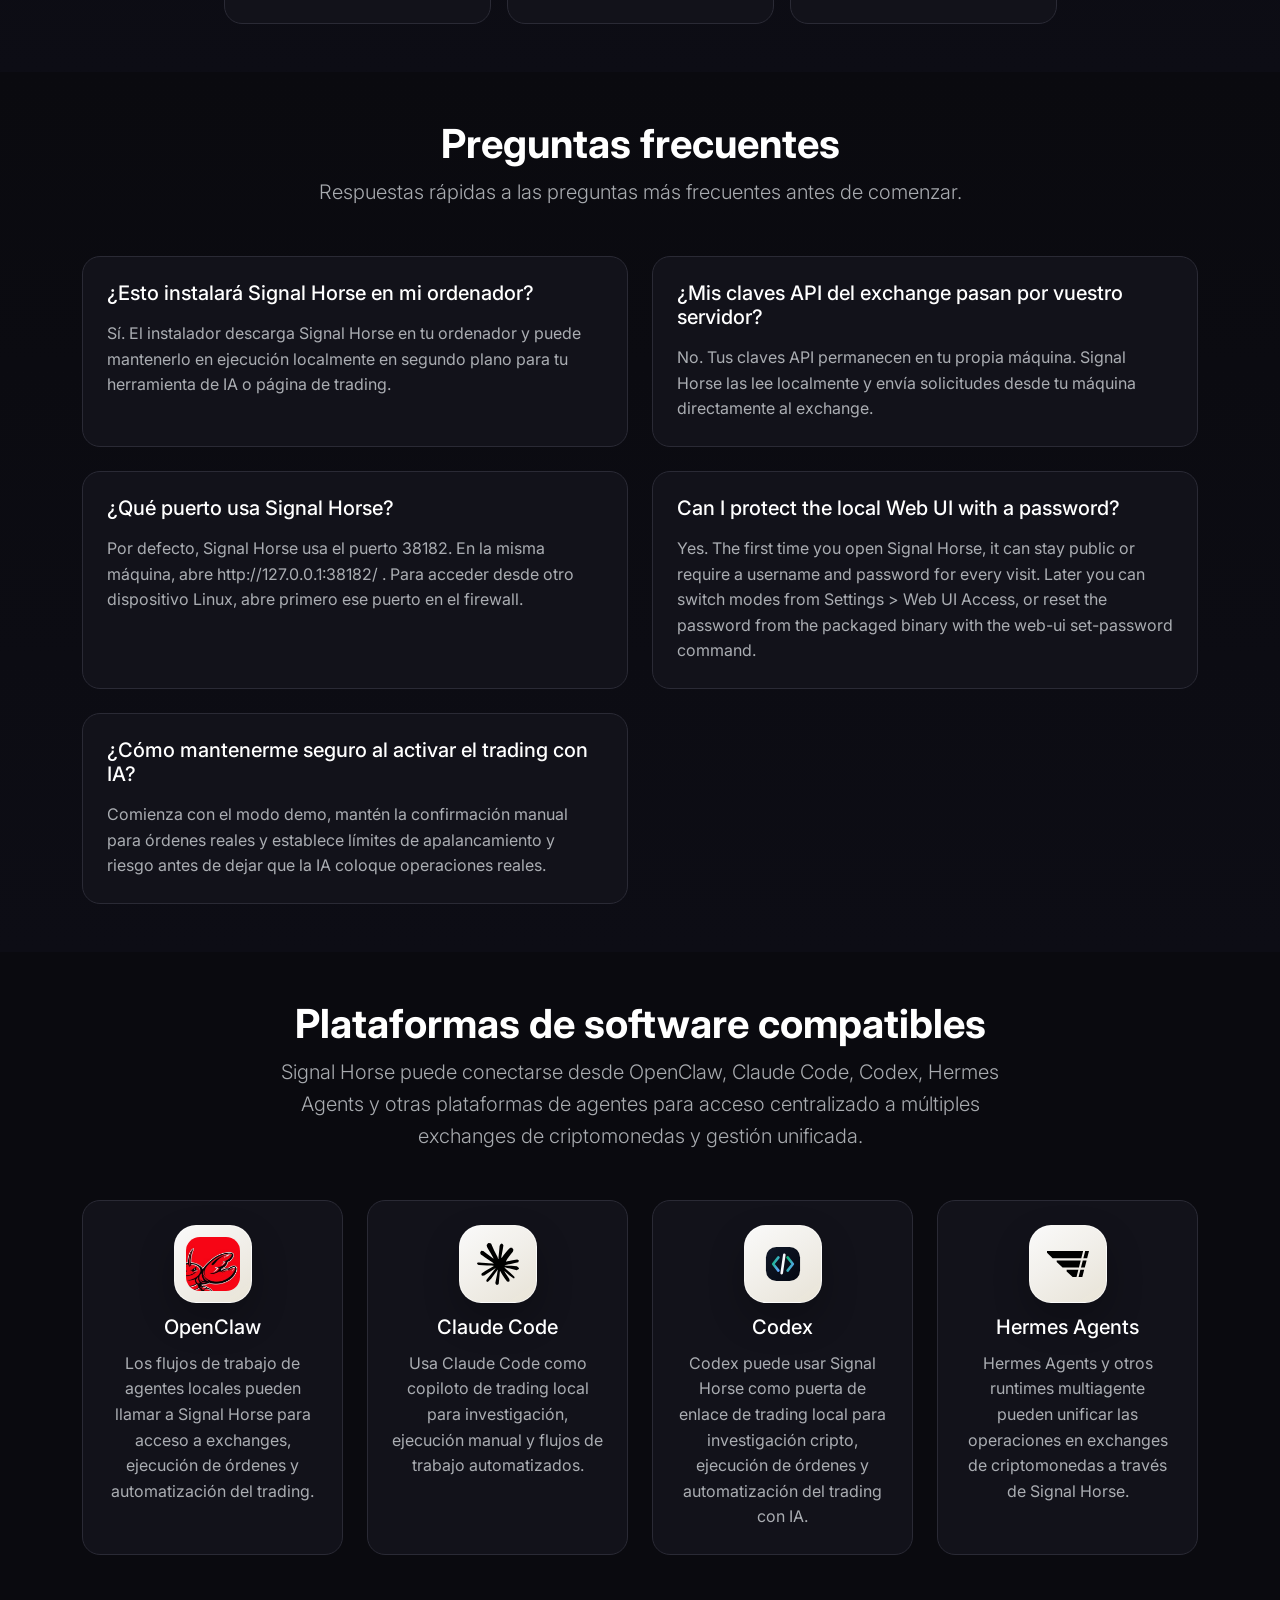
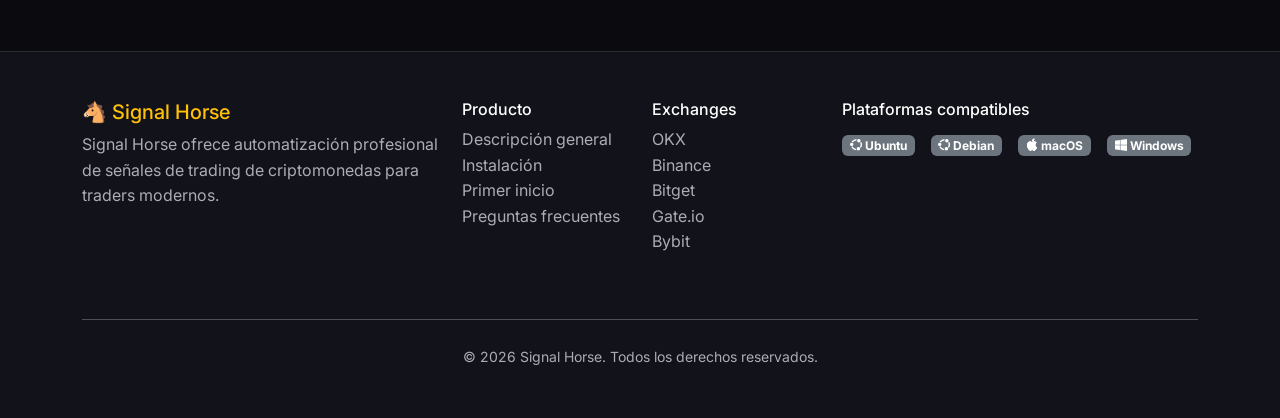
<file: es/index.html>
﻿<!DOCTYPE html>
<html lang="es" data-bs-theme="dark">
<head>
    <meta charset="UTF-8">
    <meta name="viewport" content="width=device-width, initial-scale=1.0">
    <title>Signal Horse - Configuración de trading con agente local</title>
    <meta name="description" content="Signal Horse is a high-performance platform for automated crypto trading signal execution and order routing.">
    <meta property="og:title" content="Signal Horse">
    <meta property="og:description" content="Automate trading signal execution across exchanges with speed, security, and control.">
    <meta property="og:type" content="website">
    <meta property="og:url" content="https://signal.horse/">
    <meta name="twitter:card" content="summary">
    <meta name="twitter:title" content="Signal Horse">
    <meta name="twitter:description" content="Automate trading signal execution across exchanges with speed, security, and control.">
    <link rel="canonical" href="https://signal.horse/">
    <link rel="icon" type="image/png" href="/static/img/logo_tr.png">
    
    <!-- Bootstrap 5 -->
    <link href="https://cdn.jsdelivr.net/npm/bootstrap@5.3.2/dist/css/bootstrap.min.css" rel="stylesheet">
    <!-- Bootstrap Icons -->
    <link href="https://cdn.jsdelivr.net/npm/bootstrap-icons@1.11.2/font/bootstrap-icons.css" rel="stylesheet">
    <!-- Google Fonts -->
    <link href="https://fonts.googleapis.com/css2?family=Inter:wght@300;400;500;600;700&display=swap" rel="stylesheet">
    <!-- Custom CSS -->
    <link href="/static/css/style.css?v=20260421-1" rel="stylesheet">
    
</head>
<body>
    <!-- Navigation -->
    <nav class="navbar navbar-expand-lg navbar-dark fixed-top">
        <div class="container">
            <a class="navbar-brand d-flex align-items-center" href="/es/">
                <img src="/static/img/logo_tr.png" alt="Signal Horse" height="36" class="me-2">
                <span class="fw-bold">Signal Horse</span>
            </a>
            
            <button class="navbar-toggler" type="button" data-bs-toggle="collapse" data-bs-target="#navbarNav">
                <span class="navbar-toggler-icon"></span>
            </button>
            
            <div class="collapse navbar-collapse" id="navbarNav">
                <ul class="navbar-nav ms-auto align-items-center">
                    <li class="nav-item">
                        <a class="nav-link" href="/es/#overview">Descripción general</a>
                    </li>
                    <li class="nav-item">
                        <a class="nav-link" href="/es/#install">Instalación</a>
                    </li>
                    <li class="nav-item">
                        <a class="nav-link" href="/es/#flow">Primer inicio</a>
                    </li>
                    <li class="nav-item">
                        <a class="nav-link" href="/es/#faq">Preguntas frecuentes</a>
                    </li>
                    <li class="nav-item">
                        <a class="nav-link" href="https://docs.signal.horse/">Documentación API</a>
                    </li>
                    
                    <!-- Language Dropdown -->
                    <li class="nav-item dropdown ms-3">
                        <a class="nav-link dropdown-toggle" href="#" role="button" data-bs-toggle="dropdown">
                            <i class="bi bi-globe2"></i>
                        </a>
                        <ul class="dropdown-menu dropdown-menu-end">
                            <li>
                                <a class="dropdown-item" href="/">English</a>
                            </li>
                            <li>
                                <a class="dropdown-item" href="/zh-hans/">简体中文</a>
                            </li>
                            <li>
                                <a class="dropdown-item" href="/zh-hant/">繁體中文</a>
                            </li>
                            <li>
                                <a class="dropdown-item" href="/de/">Deutsch</a>
                            </li>
                            <li>
                                <a class="dropdown-item" href="/fr/">Français</a>
                            </li>
                            <li>
                                <a class="dropdown-item" href="/it/">Italiano</a>
                            </li>
                            <li>
                                <a class="dropdown-item" href="/ja/">日本語</a>
                            </li>
                            <li>
                                <a class="dropdown-item active" href="/es/">Español</a>
                            </li>
                            <li>
                                <a class="dropdown-item" href="/pt/">Português</a>
                            </li>
                        </ul>
                    </li>
                </ul>
            </div>
        </div>
    </nav>

    <!-- Main Content -->
    <main>
<section class="hero-section skill-guide-hero">
    <div class="hero-bg"></div>
    <div class="container">
        <div class="row align-items-center g-5">
            <div class="col-lg-6">
                <span class="badge bg-warning text-dark mb-3 px-3 py-2">Integración de agente · Ejecutor local</span>
                <h1 class="display-4 fw-bold mb-4">Usa Signal Horse como espacio de trabajo de trading local para agentes de IA</h1>
                <p class="lead text-muted mb-4">Signal Horse es un espacio de trabajo de trading local y una API HTTP para agentes de IA y operadores. Permite conectar Binance, OKX, Bybit, Bitget, Gate y otros exchanges compatibles con un clic para trading automatizado por IA, trading manual y trading por lotes en múltiples cuentas. Los charts, saldos, posiciones y ejecución de órdenes permanecen en una máquina local; las credenciales del exchange quedan en el host local. OpenClaw es un cliente compatible, pero el flujo no se limita a OpenClaw.</p>
                <div class="d-flex gap-3 flex-wrap mb-4">
                    <a href="#install" class="btn btn-warning btn-lg px-4">
                        <i class="bi bi-download me-2"></i>Detalles de instalación
                    </a>
                    <a href="#api-reference" class="btn btn-outline-warning btn-lg px-4">
                        <i class="bi bi-journal-code me-2"></i>Referencia de API
                    </a>
                </div>
            </div>
            <div class="col-lg-6">
                <div class="hero-terminal">
                    <div class="code-header">
                        <span class="dot red"></span>
                        <span class="dot yellow"></span>
                        <span class="dot green"></span>
                        <span class="ms-2 text-muted">agent-bootstrap.sh</span>
                    </div>
                                        <pre class="code-content mb-0"><code><span class="terminal-comment"># Configuración inicial en la máquina de trading</span>
<span class="terminal-prompt">$</span> curl -fsSL https://signal.horse/install.sh | bash -s -- --non-interactive --skip-credentials --install-service

<span class="terminal-comment"># Verificar que Signal Horse funciona correctamente</span>
<span class="terminal-prompt">$</span> curl -fsS http://127.0.0.1:38182/health

<span class="terminal-comment"># Abrir el firewall y acceder desde otro dispositivo</span>
<span class="terminal-prompt">$</span> Abre en tu navegador: http://&lt;server-ip&gt;:38182/</code></pre>
                </div>
            </div>
        </div>
        <div class="hero-highlights-row row justify-content-center g-3 g-xl-4 mt-4">
            <div class="col-md-6 col-lg-4 d-flex">
                <div class="hero-highlight">
                    <div class="hero-highlight-icon hero-highlight-icon--key" aria-hidden="true">
                        <i class="bi bi-key-fill"></i>
                    </div>
                    <div class="hero-highlight-body">
                        <h5>Acceso rápido al trading con IA</h5>
                        <p class="text-muted">Conecta rápidamente OpenClaw, Claude Code, Codex y herramientas similares para el trading cuantitativo de cripto con IA.</p>
                    </div>
                </div>
            </div>
            <div class="col-md-6 col-lg-4 d-flex">
                <div class="hero-highlight">
                    <div class="hero-highlight-icon hero-highlight-icon--install" aria-hidden="true">
                        <i class="bi bi-arrow-down-circle-fill"></i>
                    </div>
                    <div class="hero-highlight-body">
                        <h5>Quick local setup</h5>
                        <p class="text-muted">Download the local package, extract it into your own folder, and open Signal Horse in your browser on this machine.</p>
                    </div>
                </div>
            </div>
            <div class="col-md-6 col-lg-4 d-flex">
                <div class="hero-highlight">
                    <div class="hero-highlight-icon hero-highlight-icon--automation" aria-hidden="true">
                        <i class="bi bi-diagram-3-fill"></i>
                    </div>
                    <div class="hero-highlight-body">
                        <h5>Automatización con IA + trading por lotes</h5>
                        <p class="text-muted">El acceso en un clic a los exchanges soporta trading automatizado por IA, trading manual y trading por lotes en múltiples cuentas desde un único espacio de trabajo.</p>
                    </div>
                </div>
            </div>
        </div>
    </div>
</section>

<section id="product-ui" class="py-5 bg-dark-gradient">
    <div class="container">
        <div class="skill-spotlight ui-showcase">
            <div class="row align-items-center g-4 g-lg-5">
                <div class="col-lg-5">
                    <span class="badge bg-warning text-dark mb-3 px-3 py-2">Interfaz del producto en vivo</span>
                    <h2 class="display-6 fw-bold mb-3">Descubre cómo es Signal Horse antes de instalarlo</h2>
                    <p class="lead text-muted mb-4">Signal Horse sirve una interfaz web local en /. Traders y agentes de IA pueden ver charts, cambiar de exchange, revisar posiciones y saldos, ejecutar automatización IA, colocar órdenes manuales y gestionar el trading por lotes desde una pantalla unificada.</p>
                    <div class="ui-showcase-metrics">
                        <div class="ui-showcase-chip">
                            <i class="bi bi-graph-up-arrow"></i>
                            <span>Chart de mercado integrado y contexto de precio en tiempo real</span>
                        </div>
                        <div class="ui-showcase-chip">
                            <i class="bi bi-collection-fill"></i>
                            <span>Paneles de trading multicuenta y estado</span>
                        </div>
                        <div class="ui-showcase-chip">
                            <i class="bi bi-lightning-charge-fill"></i>
                            <span>Entrada de órdenes, TP/SL y acciones por lotes en una vista</span>
                        </div>
                        <div class="ui-showcase-chip">
                            <i class="bi bi-diagram-3-fill"></i>
                            <span>Acceso en un clic a exchanges para automatización IA y trading por lotes multicuenta</span>
                        </div>
                    </div>
                </div>
                <div class="col-lg-7">
                    <div class="ui-showcase-frame">
                        <img
                            src="/static/img/signal-executor-ui-demo.png"
                            alt="Captura de pantalla de la interfaz de trading de Signal Horse"
                            class="img-fluid ui-showcase-image"
                            loading="lazy"
                        >
                    </div>
                </div>
            </div>
        </div>
    </div>
</section>

<section id="overview" class="py-5">
    <div class="container">
        <div class="text-center mb-5">
            <h2 class="display-6 fw-bold">Qué se instala en tu máquina</h2>
            <p class="lead text-muted section-lead">Signal Horse se instala en la misma máquina donde realizas trading. La instalación descarga el programa, crea archivos de datos locales y puede habilitar el inicio automático para que tu herramienta de IA siempre se conecte al mismo servicio local.</p>
        </div>
        <div class="row g-4">
            <div class="col-md-6 col-xl-3">
                <div class="feature-card h-100">
                    <div class="feature-icon bg-gradient-warning">
                        <i class="bi bi-box-seam-fill"></i>
                    </div>
                    <h4>Programa principal de Signal Horse</h4>
                    <p class="text-muted">Es el programa local instalado en tu ordenador. Proporciona la página de trading, la conexión local y las acciones de trading.</p>
                </div>
            </div>
            <div class="col-md-6 col-xl-3">
                <div class="feature-card h-100">
                    <div class="feature-icon bg-gradient-info">
                        <i class="bi bi-hdd-stack-fill"></i>
                    </div>
                    <h4>Configuraciones y registros locales</h4>
                    <p class="text-muted">Tu configuración y otros datos locales permanecen en esta máquina en lugar de en una cuenta web remota.</p>
                </div>
            </div>
            <div class="col-md-6 col-xl-3">
                <div class="feature-card h-100">
                    <div class="feature-icon bg-gradient-success">
                        <i class="bi bi-gear-fill"></i>
                    </div>
                    <h4>Inicio automático en segundo plano</h4>
                    <p class="text-muted">Tras la instalación, Signal Horse puede iniciarse automáticamente en segundo plano, sin necesidad de reabrirlo manualmente cada vez.</p>
                </div>
            </div>
            <div class="col-md-6 col-xl-3">
                <div class="feature-card h-100">
                    <div class="feature-icon bg-gradient-danger">
                        <i class="bi bi-key-fill"></i>
                    </div>
                    <h4>Entrada de claves del exchange</h4>
                    <p class="text-muted">Para conectar un exchange, rellena la API Key y el Secret. OKX y Bitget también requieren una passphrase.</p>
                </div>
            </div>
        </div>
    </div>
</section>

<section id="install" class="py-5 bg-dark-gradient">
    <div class="container">
        <div class="text-center mb-5">
            <h2 class="display-6 fw-bold">Detalles de instalación</h2>
            <p class="lead text-muted section-lead">Si instalas tú mismo, usa el instalador estándar. Para preparar un servidor o flujo de trabajo de IA, usa el comando de instalación en una línea.</p>
        </div>
        <div class="row g-4">
            <div class="col-lg-6">
                <div class="install-platform-card h-100">
                    <h4><i class="bi bi-windows text-warning me-2"></i>Windows</h4>
                    <p class="text-muted">Portable ZIP for the local browser-based trading UI. On first open you can keep the page public or require a username and password every time. No admin rights, registry writes, or auto-start.</p>
                    <div class="d-flex gap-2 flex-wrap mb-3">
                        <a href="https://signal.horse/releases/latest/signal_horse_windows_portable.zip" class="btn btn-warning"><i class="bi bi-download me-2"></i>Download Windows portable ZIP</a>
                        <span class="badge bg-secondary align-self-center">Windows x64 · 1.0.0+20260615.074339Z</span>
                    </div>
                    <p class="text-muted mb-2">Extract the ZIP into any user-writable folder, then run the local launcher:</p>
                    <div class="code-block mb-3">
                        <pre class="mb-0 guide-code">1. Download and extract signal_horse_windows_portable.zip
2. Open the extracted folder
3. Run Start Signal Executor.cmd
4. Your browser opens the local UI and the first-run access wizard</pre>
                    </div>
                    <p class="text-muted mb-2">If you prefer a scripted install into LocalAppData, use the PowerShell helper:</p>
                    <div class="code-block mb-3">
                        <pre class="mb-0 guide-code">Invoke-WebRequest -Uri https://signal.horse/install.ps1 -OutFile install.ps1
powershell -ExecutionPolicy Bypass -File .\install.ps1 -Yes</pre>
                    </div>
                    <p class="text-muted mb-2">The local UI opens at:</p>
                    <div class="code-block mb-4">
                        <pre class="mb-0 guide-code">http://127.0.0.1:38182/</pre>
                    </div>
                    <p class="text-muted mb-0">This Windows package stays in user space. It does not require admin rights, does not write startup registry entries, and only notifies about new versions. Later you can change Web UI access from Settings &gt; Web UI Access, or reset it from the portable folder with: <code>SignalHorse.exe web-ui set-password --username &lt;name&gt;</code></p>
                </div>
            </div>
            <div class="col-lg-6">
                <div class="install-platform-card h-100">
                    <h4><i class="bi bi-apple text-warning me-2"></i>macOS</h4>
                    <p class="text-muted">Menu bar app that installs Signal Horse locally and lets you open the trading page or restart the local service with one click. On first open you can leave the page public or protect it with a username and password.</p>
                    <div class="d-flex gap-2 flex-wrap mb-3">
                        <a href="https://signal.horse/releases/latest/signal_executor_darwin_arm64.dmg" class="btn btn-warning"><i class="bi bi-download me-2"></i>Descargar Signal Horse para macOS (.dmg)</a>
                        <a href="https://signal.horse/releases/latest/signal_executor_darwin_amd64.dmg" class="btn btn-outline-light"><i class="bi bi-download me-2"></i>Descargar DMG Intel</a>
                        <span class="badge bg-secondary align-self-center">macOS 13+ · Apple Silicon / Intel</span>
                    </div>
                    <p class="text-muted mb-2">Para la mayoría de usuarios de escritorio macOS, usa la app empaquetada:</p>
                    <div class="code-block mb-3">
                        <pre class="mb-0 guide-code">1. Descarga y abre el paquete macOS de Signal Horse (.dmg)
2. Arrastra la app descargada a /Applications
3. Abre la app y usa el icono de la barra de menús para abrir la interfaz local en el navegador
4. Usa el menú para reiniciar el servicio local o activar el inicio en segundo plano</pre>
                    </div>
                    <p class="text-muted mb-2">Este DMG puede abrirse normalmente en Finder, pero aún no está notariado por Apple. La primera vez, macOS puede pedirte que hagas clic derecho en la app y elijas Abrir una vez.</p>
                    <p class="text-muted mb-2">Si necesitas despliegue por línea de comandos o instalación desatendida, puedes usar el comando de instalación en una línea:</p>
                    <div class="code-block mb-4">
                        <pre class="mb-0 guide-code">curl -fsSL https://signal.horse/install.sh | bash -s -- --non-interactive --skip-credentials --install-service</pre>
                    </div>
                    <p class="text-muted mb-0">The command-line install sets up the same local Signal Horse service. The app is simply a more convenient desktop way to manage it. If you enable password mode, every browser visit asks you to sign in until you switch back to public access or reset the password from Settings &gt; Web UI Access.</p>
                </div>
            </div>
            <div class="col-lg-6">
                <div class="install-platform-card h-100">
                    <h4><i class="bi bi-ubuntu text-warning me-2"></i>Linux (Ubuntu / Debian)</h4>
                    <p class="text-muted">Run one command and Linux will download Signal Horse, install it the first time, or update the existing install in place later. On first open you can keep the page public or require a username and password every time:</p>
                    <div class="code-block mb-3">
                        <pre class="mb-0 guide-code">curl -fsSL https://signal.horse/install.sh | bash -s -- --non-interactive --skip-credentials --install-service</pre>
                    </div>
                    <p class="text-muted mb-2">When Signal Horse is already installed, rerunning the same command keeps your local data, reuses the current Linux service settings when possible, and restarts the local service automatically.</p>
                    <p class="text-muted mb-2">Once the Linux build itself reports a new version inside the local Web UI, clicking the top-right update prompt now runs the in-place Linux update automatically and shows progress until the local service comes back. Windows and macOS still open manual download/update links.</p>
                    <p class="text-muted mb-2">Al terminar, confirma que Signal Horse está en ejecución:</p>
                    <div class="code-block mb-3">
                        <pre class="mb-0 guide-code">curl http://127.0.0.1:38182/health</pre>
                    </div>
                    <p class="text-muted mb-2">Para abrir la página de Signal Horse desde otro dispositivo, permite el puerto TCP 38182 en el firewall de Linux o grupo de seguridad, luego visita:</p>
                    <div class="code-block mb-3">
                        <pre class="mb-0 guide-code">http://&lt;server-ip&gt;:38182/</pre>
                    </div>
                    <p class="text-muted mb-0">By default, Signal Horse uses port 38182 on Linux. The installer tries to set it to start automatically for the current user, and if you do not use root it installs under your user directory. Later you can change Web UI access from Settings &gt; Web UI Access, or reset it from the shell with: <code>signal-executor web-ui set-password --username &lt;name&gt;</code></p>
                </div>
            </div>
            <div class="col-lg-6">
                <div class="install-platform-card h-100">
                    <h4><i class="bi bi-router-fill text-warning me-2"></i>Direcciones locales disponibles tras la instalación</h4>
                    <div class="code-block mb-4">
                        <pre class="mb-0 guide-code">GET  http://127.0.0.1:38182/health
GET  http://127.0.0.1:38182/positions
GET  http://127.0.0.1:38182/balances
POST http://127.0.0.1:38182/place-order
POST http://127.0.0.1:38182/cancel-order
POST http://127.0.0.1:38182/set-tpsl
POST http://127.0.0.1:38182/cancel-tpsl
POST http://127.0.0.1:38182/close-all</pre>
                    </div>
                    <p class="text-muted mb-0">En la misma máquina, tu herramienta de IA puede seguir usando la dirección local anterior. En Linux, tras abrir el firewall, también puedes acceder a la página web desde otro dispositivo.</p>
                </div>
            </div>
        </div>
    </div>
</section>

<section id="flow" class="py-5 my-5">
    <div class="container">
        <div class="text-center mb-5">
            <h2 class="display-6 fw-bold">Flujo recomendado para el primer inicio</h2>
            <p class="lead text-muted section-lead">El primer inicio más sencillo: instala Signal Horse, añade tus claves API del exchange, comprueba saldos y posiciones y decide si usar trading demo o real.</p>
        </div>
        <div class="row g-4">
            <div class="col-md-6 col-xl-3">
                <div class="step-card h-100">
                    <div class="step-number">1</div>
                    <h5>Instalar Signal Horse localmente</h5>
                    <p class="text-muted">Instálalo en la misma máquina donde se ejecuta tu herramienta de IA o flujo de trabajo de trading.</p>
                </div>
            </div>
            <div class="col-md-6 col-xl-3">
                <div class="step-card h-100">
                    <div class="step-number">2</div>
                    <h5>Añadir claves API del exchange</h5>
                    <p class="text-muted">Rellena la API Key y el Secret. OKX y Bitget también requieren una passphrase.</p>
                </div>
            </div>
            <div class="col-md-6 col-xl-3">
                <div class="step-card h-100">
                    <div class="step-number">3</div>
                    <h5>Comprobar datos antes de operar</h5>
                    <p class="text-muted">Antes de colocar órdenes reales, confirma que los saldos, posiciones e historial de órdenes se pueden leer correctamente.</p>
                </div>
            </div>
            <div class="col-md-6 col-xl-3">
                <div class="step-card h-100">
                    <div class="step-number">4</div>
                    <h5>Elegir modo de ejecución</h5>
                    <p class="text-muted">Usa primero el modo demo o testnet. Cambia a trading real solo después de confirmar la cuenta y los permisos correctos.</p>
                </div>
            </div>
        </div>
    </div>
</section>

<section id="api-reference" class="py-5 bg-dark-gradient">
    <div class="container">
        <div class="text-center">
            <h2 class="display-6 fw-bold">Referencia de API de Signal Horse</h2>
            <p class="lead text-muted section-lead mt-3">Referencia HTTP completa (29 endpoints) — esquemas de solicitud/respuesta, parámetros y notas por exchange — en una página de documentación dedicada.</p>
            <div class="d-flex gap-3 justify-content-center flex-wrap mt-4">
                <a href="https://docs.signal.horse/" class="btn btn-warning btn-lg"><i class="bi bi-book me-2"></i>Abrir documentación API</a>
                <a href="https://docs.signal.horse/#api-reference" class="btn btn-outline-light btn-lg"><i class="bi bi-list-ul me-2"></i>Mapa de endpoints</a>
            </div>
            <div class="row g-3 justify-content-center mt-4">
                <div class="col-md-4 col-lg-3">
                    <div class="step-card h-100">
                        <h6 class="mb-2"><i class="bi bi-shield-check text-warning me-2"></i>Trading</h6>
                        <p class="text-muted small mb-0">/place-order, /cancel-order, /close-all, /set-leverage, /set-tpsl, /cancel-tpsl, /set-margin-mode</p>
                    </div>
                </div>
                <div class="col-md-4 col-lg-3">
                    <div class="step-card h-100">
                        <h6 class="mb-2"><i class="bi bi-graph-up text-warning me-2"></i>Lectura e historial</h6>
                        <p class="text-muted small mb-0">/positions, /balances, /orders-history, /positions-history, /open-orders, /open-tpsl-orders</p>
                    </div>
                </div>
                <div class="col-md-4 col-lg-3">
                    <div class="step-card h-100">
                        <h6 class="mb-2"><i class="bi bi-globe text-warning me-2"></i>Mercado y herramientas</h6>
                        <p class="text-muted small mb-0">/market/symbols, /market/ticker, /market/klines, /accounts, /settings/ai, /ai/proxy</p>
                    </div>
                </div>
            </div>
        </div>
    </div>
</section>

<section id="faq" class="py-5 bg-dark-gradient">
    <div class="container">
        <div class="text-center mb-5">
            <h2 class="display-6 fw-bold">Preguntas frecuentes</h2>
            <p class="lead text-muted section-lead">Respuestas rápidas a las preguntas más frecuentes antes de comenzar.</p>
        </div>
        <div class="row g-4">
            <div class="col-lg-6">
                <div class="faq-card h-100">
                    <h5>¿Esto instalará Signal Horse en mi ordenador?</h5>
                    <p class="text-muted">Sí. El instalador descarga Signal Horse en tu ordenador y puede mantenerlo en ejecución localmente en segundo plano para tu herramienta de IA o página de trading.</p>
                </div>
            </div>
            <div class="col-lg-6">
                <div class="faq-card h-100">
                    <h5>¿Mis claves API del exchange pasan por vuestro servidor?</h5>
                    <p class="text-muted">No. Tus claves API permanecen en tu propia máquina. Signal Horse las lee localmente y envía solicitudes desde tu máquina directamente al exchange.</p>
                </div>
            </div>
            <div class="col-lg-6">
                <div class="faq-card h-100">
                    <h5>¿Qué puerto usa Signal Horse?</h5>
                    <p class="text-muted">Por defecto, Signal Horse usa el puerto 38182. En la misma máquina, abre http://127.0.0.1:38182/ . Para acceder desde otro dispositivo Linux, abre primero ese puerto en el firewall.</p>
                </div>
            </div>
            <div class="col-lg-6">
                <div class="faq-card h-100">
                    <h5>Can I protect the local Web UI with a password?</h5>
                    <p class="text-muted">Yes. The first time you open Signal Horse, it can stay public or require a username and password for every visit. Later you can switch modes from Settings &gt; Web UI Access, or reset the password from the packaged binary with the web-ui set-password command.</p>
                </div>
            </div>
            <div class="col-lg-6">
                <div class="faq-card h-100">
                    <h5>¿Cómo mantenerme seguro al activar el trading con IA?</h5>
                    <p class="text-muted">Comienza con el modo demo, mantén la confirmación manual para órdenes reales y establece límites de apalancamiento y riesgo antes de dejar que la IA coloque operaciones reales.</p>
                </div>
            </div>
        </div>
    </div>
</section>

<section id="software-platforms" class="py-5">
    <div class="container">
        <div class="text-center mb-5">
            <h2 class="display-6 fw-bold">Plataformas de software compatibles</h2>
            <p class="lead text-muted section-lead">Signal Horse puede conectarse desde OpenClaw, Claude Code, Codex, Hermes Agents y otras plataformas de agentes para acceso centralizado a múltiples exchanges de criptomonedas y gestión unificada.</p>
        </div>
        <div class="row g-4">
            <div class="col-md-6 col-lg-3">
                <div class="step-card h-100 text-center software-platform-card">
                    <div class="platform-logo-badge" aria-hidden="true">
                        <img src="/static/img/platforms/openclaw.png" alt="OpenClaw" class="platform-logo-image platform-logo-image--openclaw">
                    </div>
                    <h5 class="mb-2">OpenClaw</h5>
                    <p class="text-muted mb-0">Los flujos de trabajo de agentes locales pueden llamar a Signal Horse para acceso a exchanges, ejecución de órdenes y automatización del trading.</p>
                </div>
            </div>
            <div class="col-md-6 col-lg-3">
                <div class="step-card h-100 text-center software-platform-card">
                    <div class="platform-logo-badge" aria-hidden="true">
                        <img src="/static/img/platforms/claude-code.svg" alt="Claude Code" class="platform-logo-image">
                    </div>
                    <h5 class="mb-2">Claude Code</h5>
                    <p class="text-muted mb-0">Usa Claude Code como copiloto de trading local para investigación, ejecución manual y flujos de trabajo automatizados.</p>
                </div>
            </div>
            <div class="col-md-6 col-lg-3">
                <div class="step-card h-100 text-center software-platform-card">
                    <div class="platform-logo-badge" aria-hidden="true">
                        <img src="/static/img/platforms/codex.svg" alt="Codex" class="platform-logo-image">
                    </div>
                    <h5 class="mb-2">Codex</h5>
                    <p class="text-muted mb-0">Codex puede usar Signal Horse como puerta de enlace de trading local para investigación cripto, ejecución de órdenes y automatización del trading con IA.</p>
                </div>
            </div>
            <div class="col-md-6 col-lg-3">
                <div class="step-card h-100 text-center software-platform-card">
                    <div class="platform-logo-badge" aria-hidden="true">
                        <img src="/static/img/platforms/hermes-agents.svg" alt="Hermes Agents" class="platform-logo-image">
                    </div>
                    <h5 class="mb-2">Hermes Agents</h5>
                    <p class="text-muted mb-0">Hermes Agents y otros runtimes multiagente pueden unificar las operaciones en exchanges de criptomonedas a través de Signal Horse.</p>
                </div>
            </div>
        </div>
    </div>
</section>
    </main>

    <!-- Footer -->
    <footer class="footer py-5 mt-5">
        <div class="container">
            <div class="row">
                <div class="col-md-4 mb-4">
                    <h5 class="text-warning"><span aria-hidden="true">🐴</span> Signal Horse</h5>
                    <p class="text-muted">Signal Horse ofrece automatización profesional de señales de trading de criptomonedas para traders modernos.</p>
                </div>
                <div class="col-md-2 mb-4">
                    <h6>Producto</h6>
                    <ul class="list-unstyled">
                        <li><a href="/es/#overview" class="text-muted">Descripción general</a></li>
                        <li><a href="/es/#install" class="text-muted">Instalación</a></li>
                        <li><a href="/es/#flow" class="text-muted">Primer inicio</a></li>
                        <li><a href="/es/#faq" class="text-muted">Preguntas frecuentes</a></li>
                    </ul>
                </div>
                <div class="col-md-2 mb-4">
                    <h6>Exchanges</h6>
                    <ul class="list-unstyled">
                        <li><a href="#" class="text-muted">OKX</a></li>
                        <li><a href="#" class="text-muted">Binance</a></li>
                        <li><a href="#" class="text-muted">Bitget</a></li>
                        <li><a href="#" class="text-muted">Gate.io</a></li>
                        <li><a href="#" class="text-muted">Bybit</a></li>
                    </ul>
                </div>
                <div class="col-md-4 mb-4">
                    <h6>Plataformas compatibles</h6>
                    <div class="d-flex gap-3 mt-3">
                        <span class="badge bg-secondary"><i class="bi bi-ubuntu"></i> Ubuntu</span>
                        <span class="badge bg-secondary"><i class="bi bi-ubuntu"></i> Debian</span>
                        <span class="badge bg-secondary"><i class="bi bi-apple"></i> macOS</span>
                        <span class="badge bg-secondary"><i class="bi bi-windows"></i> Windows</span>
                    </div>
                </div>
            </div>
            <hr class="my-4">
            <div class="text-center text-muted">
                <small>&copy; 2026 Signal Horse. Todos los derechos reservados.</small>
            </div>
        </div>
    </footer>

    <!-- Bootstrap JS -->
    <script src="https://cdn.jsdelivr.net/npm/bootstrap@5.3.2/dist/js/bootstrap.bundle.min.js"></script>
    <!-- Custom JS (cache busted) -->
    <script src="/static/js/main.js?v=20260421-1"></script>
    
</body>
</html>
</file>
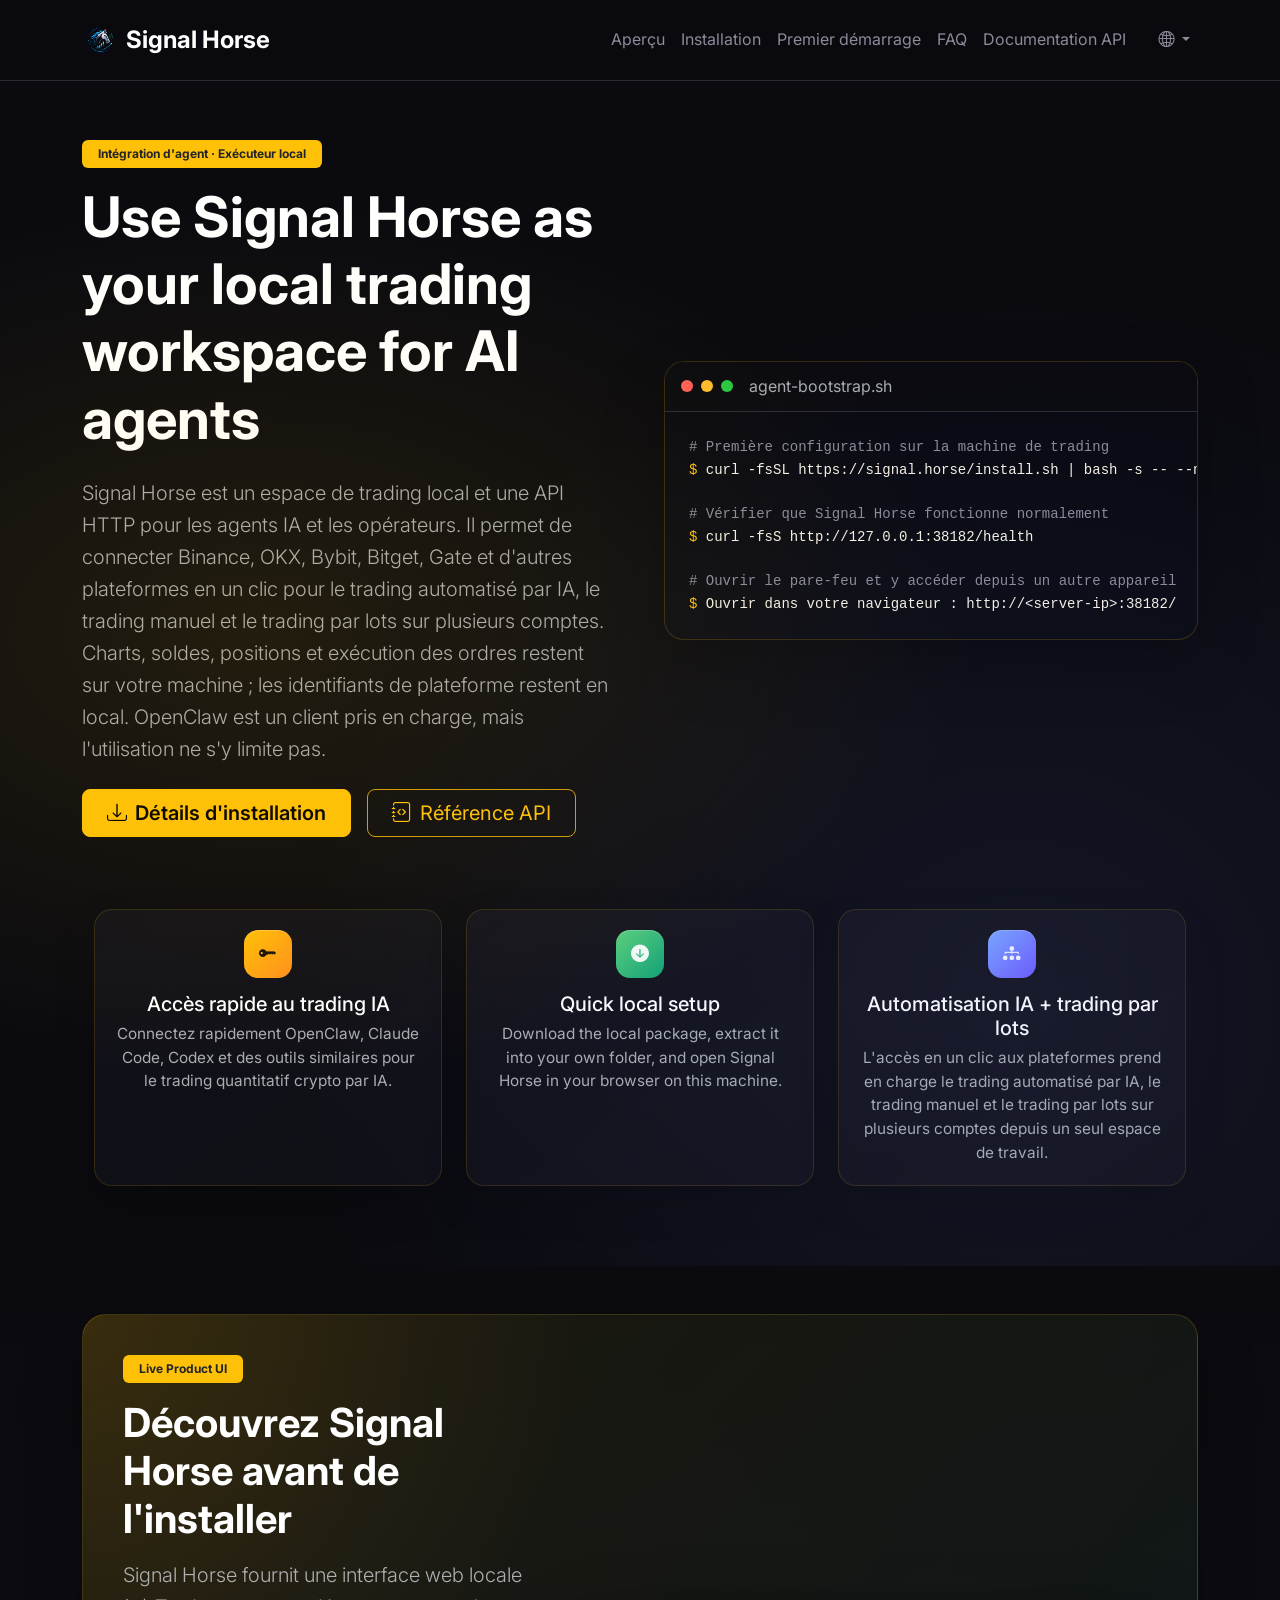
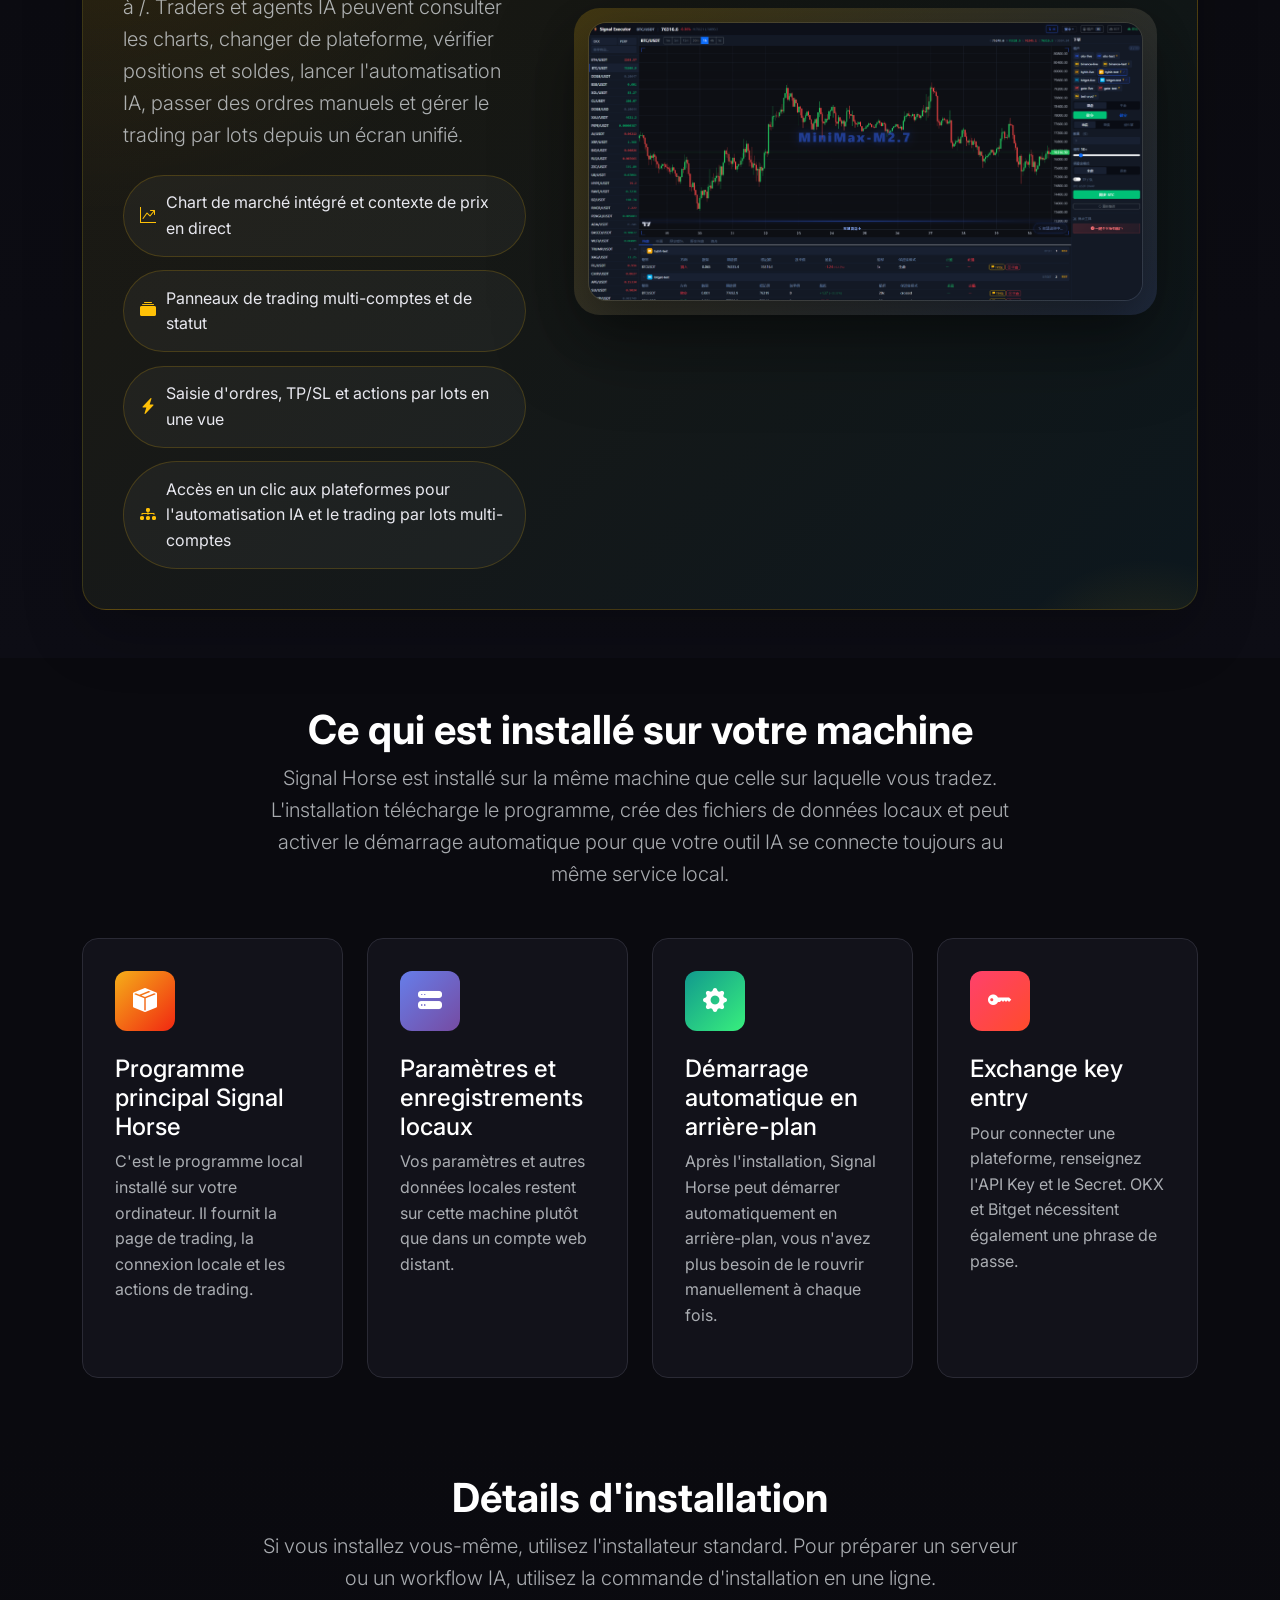
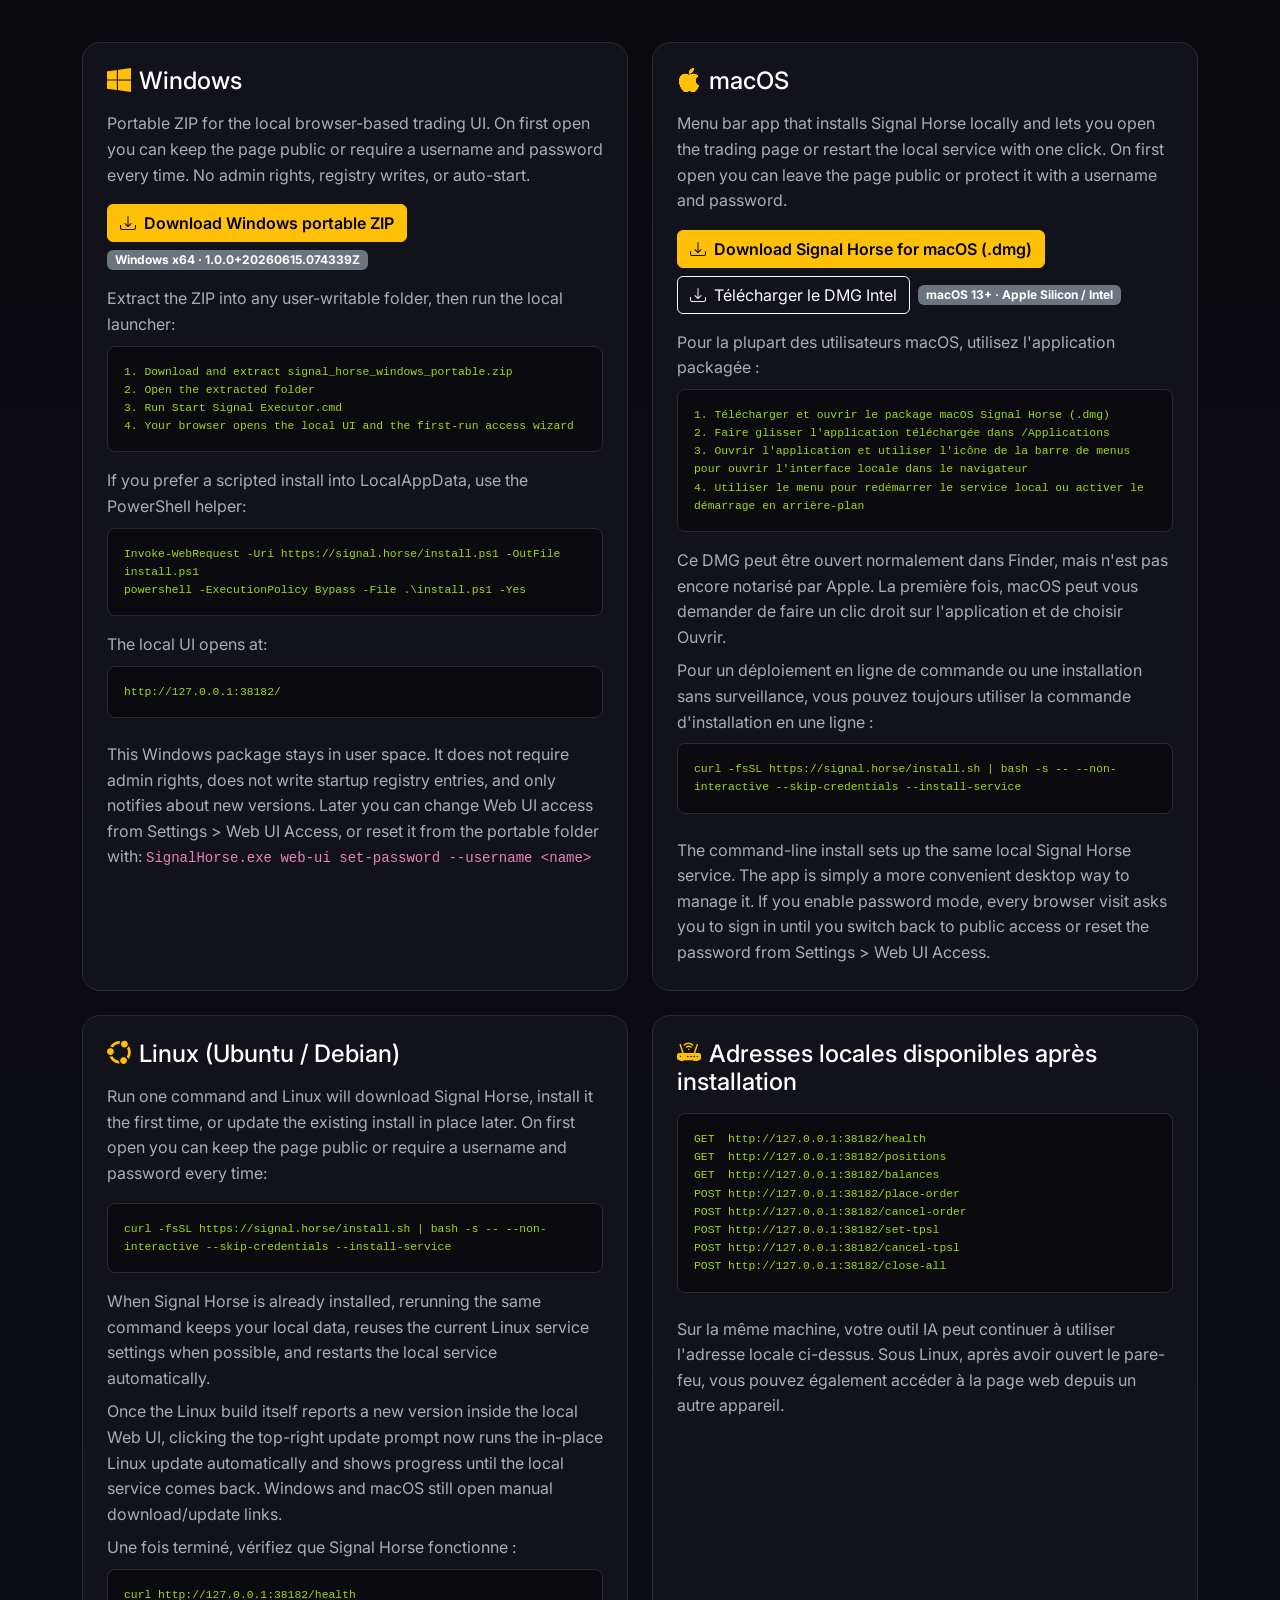
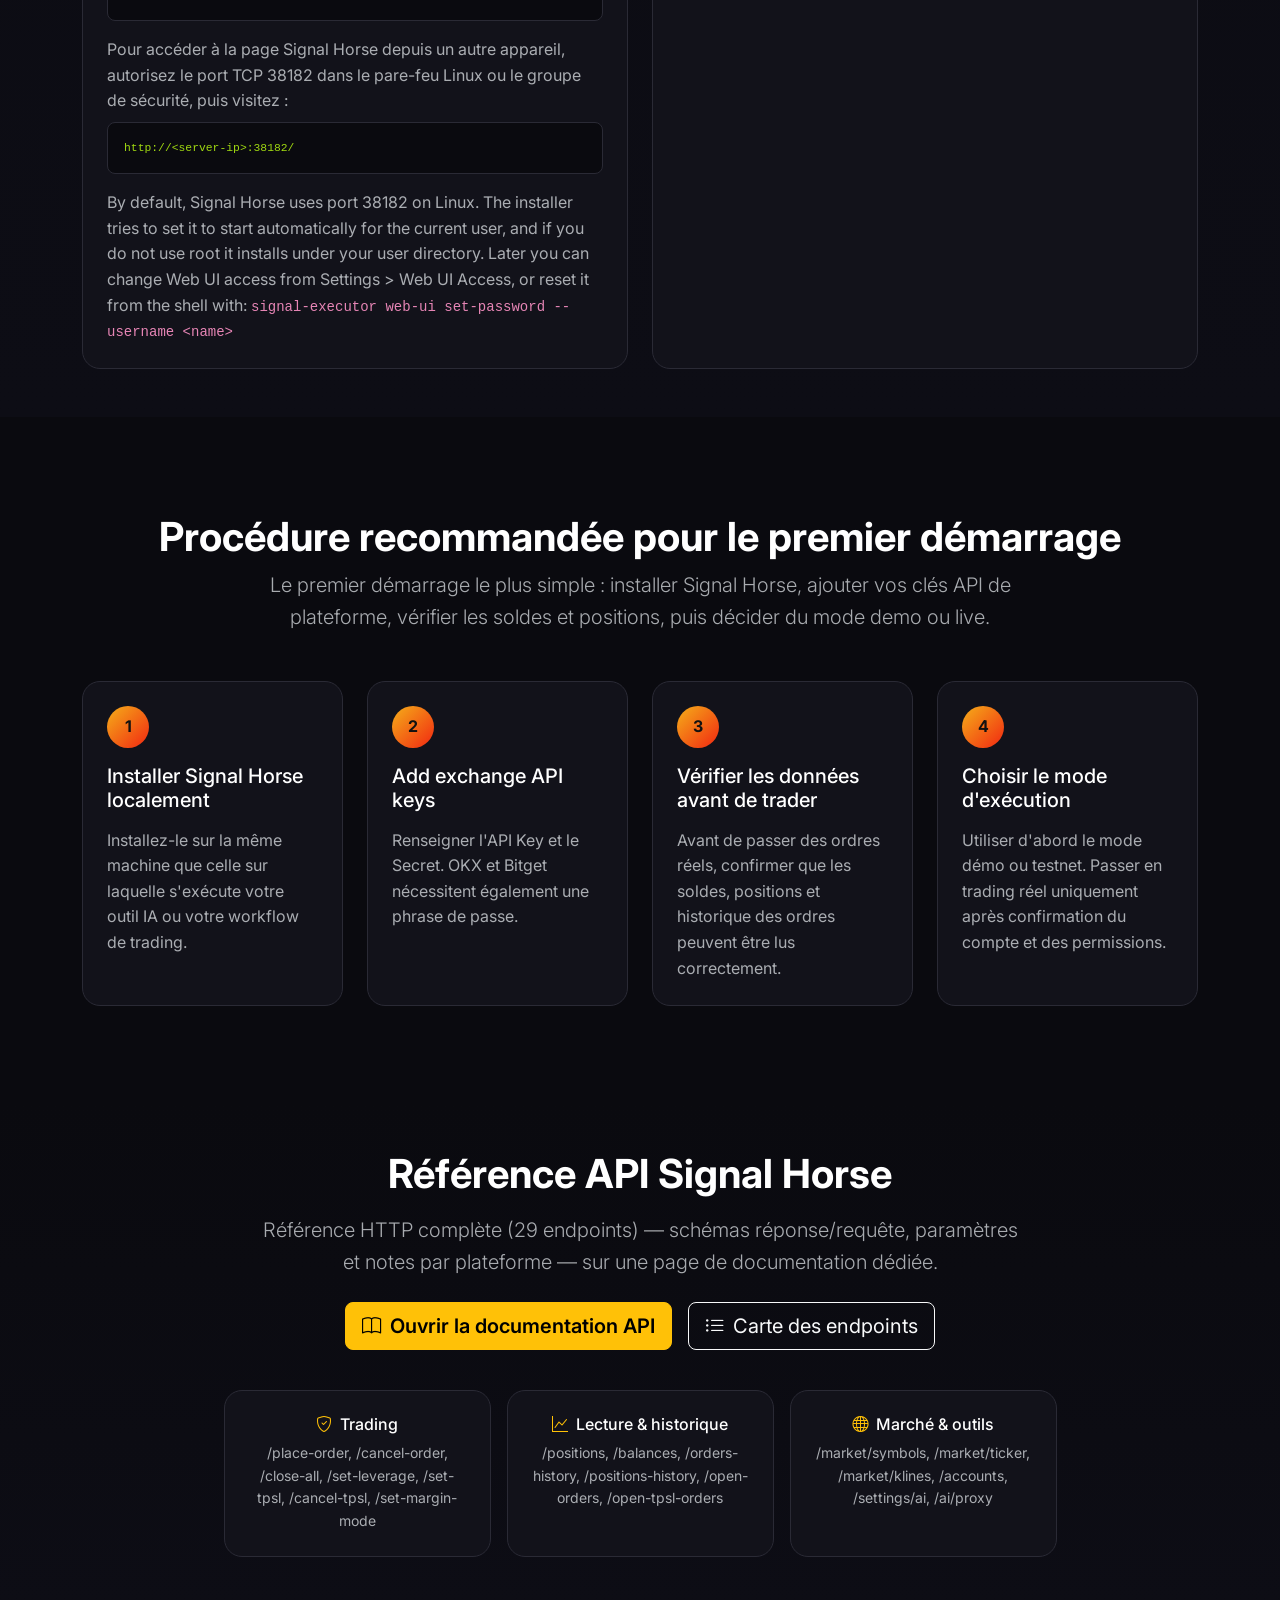
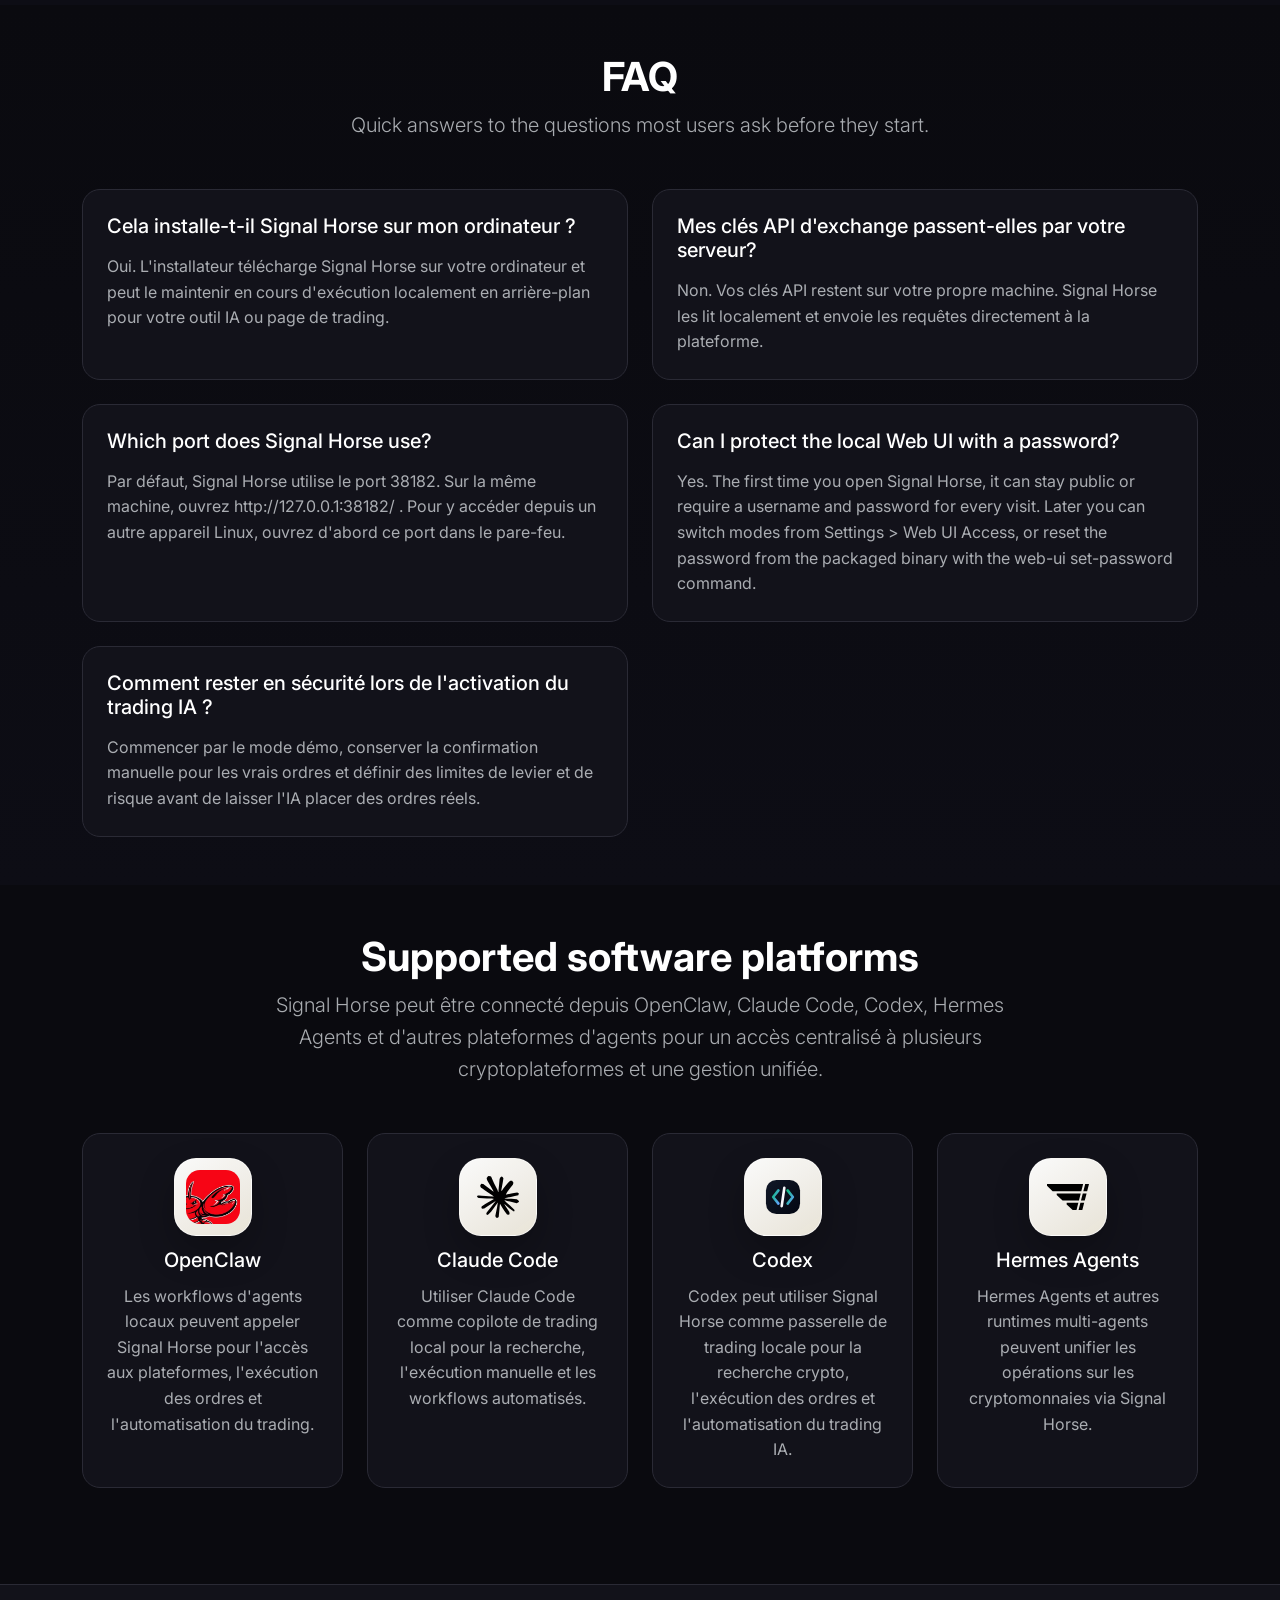
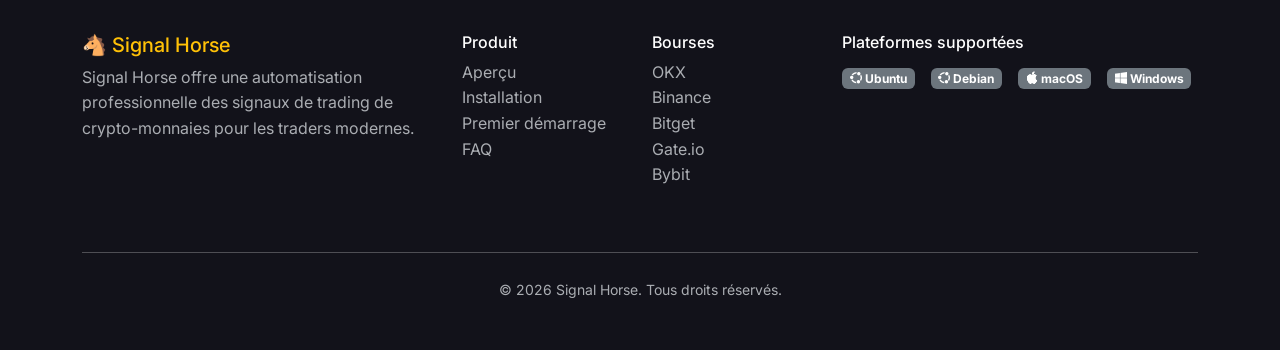
<file: fr/index.html>
﻿<!DOCTYPE html>
<html lang="fr" data-bs-theme="dark">
<head>
    <meta charset="UTF-8">
    <meta name="viewport" content="width=device-width, initial-scale=1.0">
    <title>Signal Horse - Configuration de trading d&#39;agent local</title>
    <meta name="description" content="Signal Horse is a high-performance platform for automated crypto trading signal execution and order routing.">
    <meta property="og:title" content="Signal Horse">
    <meta property="og:description" content="Automate trading signal execution across exchanges with speed, security, and control.">
    <meta property="og:type" content="website">
    <meta property="og:url" content="https://signal.horse/">
    <meta name="twitter:card" content="summary">
    <meta name="twitter:title" content="Signal Horse">
    <meta name="twitter:description" content="Automate trading signal execution across exchanges with speed, security, and control.">
    <link rel="canonical" href="https://signal.horse/">
    <link rel="icon" type="image/png" href="/static/img/logo_tr.png">
    
    <!-- Bootstrap 5 -->
    <link href="https://cdn.jsdelivr.net/npm/bootstrap@5.3.2/dist/css/bootstrap.min.css" rel="stylesheet">
    <!-- Bootstrap Icons -->
    <link href="https://cdn.jsdelivr.net/npm/bootstrap-icons@1.11.2/font/bootstrap-icons.css" rel="stylesheet">
    <!-- Google Fonts -->
    <link href="https://fonts.googleapis.com/css2?family=Inter:wght@300;400;500;600;700&display=swap" rel="stylesheet">
    <!-- Custom CSS -->
    <link href="/static/css/style.css?v=20260421-1" rel="stylesheet">
    
</head>
<body>
    <!-- Navigation -->
    <nav class="navbar navbar-expand-lg navbar-dark fixed-top">
        <div class="container">
            <a class="navbar-brand d-flex align-items-center" href="/fr/">
                <img src="/static/img/logo_tr.png" alt="Signal Horse" height="36" class="me-2">
                <span class="fw-bold">Signal Horse</span>
            </a>
            
            <button class="navbar-toggler" type="button" data-bs-toggle="collapse" data-bs-target="#navbarNav">
                <span class="navbar-toggler-icon"></span>
            </button>
            
            <div class="collapse navbar-collapse" id="navbarNav">
                <ul class="navbar-nav ms-auto align-items-center">
                    <li class="nav-item">
                        <a class="nav-link" href="/fr/#overview">Aperçu</a>
                    </li>
                    <li class="nav-item">
                        <a class="nav-link" href="/fr/#install">Installation</a>
                    </li>
                    <li class="nav-item">
                        <a class="nav-link" href="/fr/#flow">Premier démarrage</a>
                    </li>
                    <li class="nav-item">
                        <a class="nav-link" href="/fr/#faq">FAQ</a>
                    </li>
                    <li class="nav-item">
                        <a class="nav-link" href="https://docs.signal.horse/">Documentation API</a>
                    </li>
                    
                    <!-- Language Dropdown -->
                    <li class="nav-item dropdown ms-3">
                        <a class="nav-link dropdown-toggle" href="#" role="button" data-bs-toggle="dropdown">
                            <i class="bi bi-globe2"></i>
                        </a>
                        <ul class="dropdown-menu dropdown-menu-end">
                            <li>
                                <a class="dropdown-item" href="/">English</a>
                            </li>
                            <li>
                                <a class="dropdown-item" href="/zh-hans/">简体中文</a>
                            </li>
                            <li>
                                <a class="dropdown-item" href="/zh-hant/">繁體中文</a>
                            </li>
                            <li>
                                <a class="dropdown-item" href="/de/">Deutsch</a>
                            </li>
                            <li>
                                <a class="dropdown-item active" href="/fr/">Français</a>
                            </li>
                            <li>
                                <a class="dropdown-item" href="/it/">Italiano</a>
                            </li>
                            <li>
                                <a class="dropdown-item" href="/ja/">日本語</a>
                            </li>
                            <li>
                                <a class="dropdown-item" href="/es/">Español</a>
                            </li>
                            <li>
                                <a class="dropdown-item" href="/pt/">Português</a>
                            </li>
                        </ul>
                    </li>
                </ul>
            </div>
        </div>
    </nav>

    <!-- Main Content -->
    <main>
<section class="hero-section skill-guide-hero">
    <div class="hero-bg"></div>
    <div class="container">
        <div class="row align-items-center g-5">
            <div class="col-lg-6">
                <span class="badge bg-warning text-dark mb-3 px-3 py-2">Intégration d&#39;agent · Exécuteur local</span>
                <h1 class="display-4 fw-bold mb-4">Use Signal Horse as your local trading workspace for AI agents</h1>
                <p class="lead text-muted mb-4">Signal Horse est un espace de trading local et une API HTTP pour les agents IA et les opérateurs. Il permet de connecter Binance, OKX, Bybit, Bitget, Gate et d&#39;autres plateformes en un clic pour le trading automatisé par IA, le trading manuel et le trading par lots sur plusieurs comptes. Charts, soldes, positions et exécution des ordres restent sur votre machine ; les identifiants de plateforme restent en local. OpenClaw est un client pris en charge, mais l&#39;utilisation ne s&#39;y limite pas.</p>
                <div class="d-flex gap-3 flex-wrap mb-4">
                    <a href="#install" class="btn btn-warning btn-lg px-4">
                        <i class="bi bi-download me-2"></i>Détails d&#39;installation
                    </a>
                    <a href="#api-reference" class="btn btn-outline-warning btn-lg px-4">
                        <i class="bi bi-journal-code me-2"></i>Référence API
                    </a>
                </div>
            </div>
            <div class="col-lg-6">
                <div class="hero-terminal">
                    <div class="code-header">
                        <span class="dot red"></span>
                        <span class="dot yellow"></span>
                        <span class="dot green"></span>
                        <span class="ms-2 text-muted">agent-bootstrap.sh</span>
                    </div>
                                        <pre class="code-content mb-0"><code><span class="terminal-comment"># Première configuration sur la machine de trading</span>
<span class="terminal-prompt">$</span> curl -fsSL https://signal.horse/install.sh | bash -s -- --non-interactive --skip-credentials --install-service

<span class="terminal-comment"># Vérifier que Signal Horse fonctionne normalement</span>
<span class="terminal-prompt">$</span> curl -fsS http://127.0.0.1:38182/health

<span class="terminal-comment"># Ouvrir le pare-feu et y accéder depuis un autre appareil</span>
<span class="terminal-prompt">$</span> Ouvrir dans votre navigateur : http://&lt;server-ip&gt;:38182/</code></pre>
                </div>
            </div>
        </div>
        <div class="hero-highlights-row row justify-content-center g-3 g-xl-4 mt-4">
            <div class="col-md-6 col-lg-4 d-flex">
                <div class="hero-highlight">
                    <div class="hero-highlight-icon hero-highlight-icon--key" aria-hidden="true">
                        <i class="bi bi-key-fill"></i>
                    </div>
                    <div class="hero-highlight-body">
                        <h5>Accès rapide au trading IA</h5>
                        <p class="text-muted">Connectez rapidement OpenClaw, Claude Code, Codex et des outils similaires pour le trading quantitatif crypto par IA.</p>
                    </div>
                </div>
            </div>
            <div class="col-md-6 col-lg-4 d-flex">
                <div class="hero-highlight">
                    <div class="hero-highlight-icon hero-highlight-icon--install" aria-hidden="true">
                        <i class="bi bi-arrow-down-circle-fill"></i>
                    </div>
                    <div class="hero-highlight-body">
                        <h5>Quick local setup</h5>
                        <p class="text-muted">Download the local package, extract it into your own folder, and open Signal Horse in your browser on this machine.</p>
                    </div>
                </div>
            </div>
            <div class="col-md-6 col-lg-4 d-flex">
                <div class="hero-highlight">
                    <div class="hero-highlight-icon hero-highlight-icon--automation" aria-hidden="true">
                        <i class="bi bi-diagram-3-fill"></i>
                    </div>
                    <div class="hero-highlight-body">
                        <h5>Automatisation IA + trading par lots</h5>
                        <p class="text-muted">L&#39;accès en un clic aux plateformes prend en charge le trading automatisé par IA, le trading manuel et le trading par lots sur plusieurs comptes depuis un seul espace de travail.</p>
                    </div>
                </div>
            </div>
        </div>
    </div>
</section>

<section id="product-ui" class="py-5 bg-dark-gradient">
    <div class="container">
        <div class="skill-spotlight ui-showcase">
            <div class="row align-items-center g-4 g-lg-5">
                <div class="col-lg-5">
                    <span class="badge bg-warning text-dark mb-3 px-3 py-2">Live Product UI</span>
                    <h2 class="display-6 fw-bold mb-3">Découvrez Signal Horse avant de l&#39;installer</h2>
                    <p class="lead text-muted mb-4">Signal Horse fournit une interface web locale à /. Traders et agents IA peuvent consulter les charts, changer de plateforme, vérifier positions et soldes, lancer l&#39;automatisation IA, passer des ordres manuels et gérer le trading par lots depuis un écran unifié.</p>
                    <div class="ui-showcase-metrics">
                        <div class="ui-showcase-chip">
                            <i class="bi bi-graph-up-arrow"></i>
                            <span>Chart de marché intégré et contexte de prix en direct</span>
                        </div>
                        <div class="ui-showcase-chip">
                            <i class="bi bi-collection-fill"></i>
                            <span>Panneaux de trading multi-comptes et de statut</span>
                        </div>
                        <div class="ui-showcase-chip">
                            <i class="bi bi-lightning-charge-fill"></i>
                            <span>Saisie d&#39;ordres, TP/SL et actions par lots en une vue</span>
                        </div>
                        <div class="ui-showcase-chip">
                            <i class="bi bi-diagram-3-fill"></i>
                            <span>Accès en un clic aux plateformes pour l&#39;automatisation IA et le trading par lots multi-comptes</span>
                        </div>
                    </div>
                </div>
                <div class="col-lg-7">
                    <div class="ui-showcase-frame">
                        <img
                            src="/static/img/signal-executor-ui-demo.png"
                            alt="Capture d&#39;écran de l&#39;interface de trading Signal Horse"
                            class="img-fluid ui-showcase-image"
                            loading="lazy"
                        >
                    </div>
                </div>
            </div>
        </div>
    </div>
</section>

<section id="overview" class="py-5">
    <div class="container">
        <div class="text-center mb-5">
            <h2 class="display-6 fw-bold">Ce qui est installé sur votre machine</h2>
            <p class="lead text-muted section-lead">Signal Horse est installé sur la même machine que celle sur laquelle vous tradez. L&#39;installation télécharge le programme, crée des fichiers de données locaux et peut activer le démarrage automatique pour que votre outil IA se connecte toujours au même service local.</p>
        </div>
        <div class="row g-4">
            <div class="col-md-6 col-xl-3">
                <div class="feature-card h-100">
                    <div class="feature-icon bg-gradient-warning">
                        <i class="bi bi-box-seam-fill"></i>
                    </div>
                    <h4>Programme principal Signal Horse</h4>
                    <p class="text-muted">C&#39;est le programme local installé sur votre ordinateur. Il fournit la page de trading, la connexion locale et les actions de trading.</p>
                </div>
            </div>
            <div class="col-md-6 col-xl-3">
                <div class="feature-card h-100">
                    <div class="feature-icon bg-gradient-info">
                        <i class="bi bi-hdd-stack-fill"></i>
                    </div>
                    <h4>Paramètres et enregistrements locaux</h4>
                    <p class="text-muted">Vos paramètres et autres données locales restent sur cette machine plutôt que dans un compte web distant.</p>
                </div>
            </div>
            <div class="col-md-6 col-xl-3">
                <div class="feature-card h-100">
                    <div class="feature-icon bg-gradient-success">
                        <i class="bi bi-gear-fill"></i>
                    </div>
                    <h4>Démarrage automatique en arrière-plan</h4>
                    <p class="text-muted">Après l&#39;installation, Signal Horse peut démarrer automatiquement en arrière-plan, vous n&#39;avez plus besoin de le rouvrir manuellement à chaque fois.</p>
                </div>
            </div>
            <div class="col-md-6 col-xl-3">
                <div class="feature-card h-100">
                    <div class="feature-icon bg-gradient-danger">
                        <i class="bi bi-key-fill"></i>
                    </div>
                    <h4>Exchange key entry</h4>
                    <p class="text-muted">Pour connecter une plateforme, renseignez l&#39;API Key et le Secret. OKX et Bitget nécessitent également une phrase de passe.</p>
                </div>
            </div>
        </div>
    </div>
</section>

<section id="install" class="py-5 bg-dark-gradient">
    <div class="container">
        <div class="text-center mb-5">
            <h2 class="display-6 fw-bold">Détails d&#39;installation</h2>
            <p class="lead text-muted section-lead">Si vous installez vous-même, utilisez l&#39;installateur standard. Pour préparer un serveur ou un workflow IA, utilisez la commande d&#39;installation en une ligne.</p>
        </div>
        <div class="row g-4">
            <div class="col-lg-6">
                <div class="install-platform-card h-100">
                    <h4><i class="bi bi-windows text-warning me-2"></i>Windows</h4>
                    <p class="text-muted">Portable ZIP for the local browser-based trading UI. On first open you can keep the page public or require a username and password every time. No admin rights, registry writes, or auto-start.</p>
                    <div class="d-flex gap-2 flex-wrap mb-3">
                        <a href="https://signal.horse/releases/latest/signal_horse_windows_portable.zip" class="btn btn-warning"><i class="bi bi-download me-2"></i>Download Windows portable ZIP</a>
                        <span class="badge bg-secondary align-self-center">Windows x64 · 1.0.0+20260615.074339Z</span>
                    </div>
                    <p class="text-muted mb-2">Extract the ZIP into any user-writable folder, then run the local launcher:</p>
                    <div class="code-block mb-3">
                        <pre class="mb-0 guide-code">1. Download and extract signal_horse_windows_portable.zip
2. Open the extracted folder
3. Run Start Signal Executor.cmd
4. Your browser opens the local UI and the first-run access wizard</pre>
                    </div>
                    <p class="text-muted mb-2">If you prefer a scripted install into LocalAppData, use the PowerShell helper:</p>
                    <div class="code-block mb-3">
                        <pre class="mb-0 guide-code">Invoke-WebRequest -Uri https://signal.horse/install.ps1 -OutFile install.ps1
powershell -ExecutionPolicy Bypass -File .\install.ps1 -Yes</pre>
                    </div>
                    <p class="text-muted mb-2">The local UI opens at:</p>
                    <div class="code-block mb-4">
                        <pre class="mb-0 guide-code">http://127.0.0.1:38182/</pre>
                    </div>
                    <p class="text-muted mb-0">This Windows package stays in user space. It does not require admin rights, does not write startup registry entries, and only notifies about new versions. Later you can change Web UI access from Settings &gt; Web UI Access, or reset it from the portable folder with: <code>SignalHorse.exe web-ui set-password --username &lt;name&gt;</code></p>
                </div>
            </div>
            <div class="col-lg-6">
                <div class="install-platform-card h-100">
                    <h4><i class="bi bi-apple text-warning me-2"></i>macOS</h4>
                    <p class="text-muted">Menu bar app that installs Signal Horse locally and lets you open the trading page or restart the local service with one click. On first open you can leave the page public or protect it with a username and password.</p>
                    <div class="d-flex gap-2 flex-wrap mb-3">
                        <a href="https://signal.horse/releases/latest/signal_executor_darwin_arm64.dmg" class="btn btn-warning"><i class="bi bi-download me-2"></i>Download Signal Horse for macOS (.dmg)</a>
                        <a href="https://signal.horse/releases/latest/signal_executor_darwin_amd64.dmg" class="btn btn-outline-light"><i class="bi bi-download me-2"></i>Télécharger le DMG Intel</a>
                        <span class="badge bg-secondary align-self-center">macOS 13+ · Apple Silicon / Intel</span>
                    </div>
                    <p class="text-muted mb-2">Pour la plupart des utilisateurs macOS, utilisez l&#39;application packagée :</p>
                    <div class="code-block mb-3">
                        <pre class="mb-0 guide-code">1. Télécharger et ouvrir le package macOS Signal Horse (.dmg)
2. Faire glisser l&#39;application téléchargée dans /Applications
3. Ouvrir l&#39;application et utiliser l&#39;icône de la barre de menus pour ouvrir l&#39;interface locale dans le navigateur
4. Utiliser le menu pour redémarrer le service local ou activer le démarrage en arrière-plan</pre>
                    </div>
                    <p class="text-muted mb-2">Ce DMG peut être ouvert normalement dans Finder, mais n&#39;est pas encore notarisé par Apple. La première fois, macOS peut vous demander de faire un clic droit sur l&#39;application et de choisir Ouvrir.</p>
                    <p class="text-muted mb-2">Pour un déploiement en ligne de commande ou une installation sans surveillance, vous pouvez toujours utiliser la commande d&#39;installation en une ligne :</p>
                    <div class="code-block mb-4">
                        <pre class="mb-0 guide-code">curl -fsSL https://signal.horse/install.sh | bash -s -- --non-interactive --skip-credentials --install-service</pre>
                    </div>
                    <p class="text-muted mb-0">The command-line install sets up the same local Signal Horse service. The app is simply a more convenient desktop way to manage it. If you enable password mode, every browser visit asks you to sign in until you switch back to public access or reset the password from Settings &gt; Web UI Access.</p>
                </div>
            </div>
            <div class="col-lg-6">
                <div class="install-platform-card h-100">
                    <h4><i class="bi bi-ubuntu text-warning me-2"></i>Linux (Ubuntu / Debian)</h4>
                    <p class="text-muted">Run one command and Linux will download Signal Horse, install it the first time, or update the existing install in place later. On first open you can keep the page public or require a username and password every time:</p>
                    <div class="code-block mb-3">
                        <pre class="mb-0 guide-code">curl -fsSL https://signal.horse/install.sh | bash -s -- --non-interactive --skip-credentials --install-service</pre>
                    </div>
                    <p class="text-muted mb-2">When Signal Horse is already installed, rerunning the same command keeps your local data, reuses the current Linux service settings when possible, and restarts the local service automatically.</p>
                    <p class="text-muted mb-2">Once the Linux build itself reports a new version inside the local Web UI, clicking the top-right update prompt now runs the in-place Linux update automatically and shows progress until the local service comes back. Windows and macOS still open manual download/update links.</p>
                    <p class="text-muted mb-2">Une fois terminé, vérifiez que Signal Horse fonctionne :</p>
                    <div class="code-block mb-3">
                        <pre class="mb-0 guide-code">curl http://127.0.0.1:38182/health</pre>
                    </div>
                    <p class="text-muted mb-2">Pour accéder à la page Signal Horse depuis un autre appareil, autorisez le port TCP 38182 dans le pare-feu Linux ou le groupe de sécurité, puis visitez :</p>
                    <div class="code-block mb-3">
                        <pre class="mb-0 guide-code">http://&lt;server-ip&gt;:38182/</pre>
                    </div>
                    <p class="text-muted mb-0">By default, Signal Horse uses port 38182 on Linux. The installer tries to set it to start automatically for the current user, and if you do not use root it installs under your user directory. Later you can change Web UI access from Settings &gt; Web UI Access, or reset it from the shell with: <code>signal-executor web-ui set-password --username &lt;name&gt;</code></p>
                </div>
            </div>
            <div class="col-lg-6">
                <div class="install-platform-card h-100">
                    <h4><i class="bi bi-router-fill text-warning me-2"></i>Adresses locales disponibles après installation</h4>
                    <div class="code-block mb-4">
                        <pre class="mb-0 guide-code">GET  http://127.0.0.1:38182/health
GET  http://127.0.0.1:38182/positions
GET  http://127.0.0.1:38182/balances
POST http://127.0.0.1:38182/place-order
POST http://127.0.0.1:38182/cancel-order
POST http://127.0.0.1:38182/set-tpsl
POST http://127.0.0.1:38182/cancel-tpsl
POST http://127.0.0.1:38182/close-all</pre>
                    </div>
                    <p class="text-muted mb-0">Sur la même machine, votre outil IA peut continuer à utiliser l&#39;adresse locale ci-dessus. Sous Linux, après avoir ouvert le pare-feu, vous pouvez également accéder à la page web depuis un autre appareil.</p>
                </div>
            </div>
        </div>
    </div>
</section>

<section id="flow" class="py-5 my-5">
    <div class="container">
        <div class="text-center mb-5">
            <h2 class="display-6 fw-bold">Procédure recommandée pour le premier démarrage</h2>
            <p class="lead text-muted section-lead">Le premier démarrage le plus simple : installer Signal Horse, ajouter vos clés API de plateforme, vérifier les soldes et positions, puis décider du mode demo ou live.</p>
        </div>
        <div class="row g-4">
            <div class="col-md-6 col-xl-3">
                <div class="step-card h-100">
                    <div class="step-number">1</div>
                    <h5>Installer Signal Horse localement</h5>
                    <p class="text-muted">Installez-le sur la même machine que celle sur laquelle s&#39;exécute votre outil IA ou votre workflow de trading.</p>
                </div>
            </div>
            <div class="col-md-6 col-xl-3">
                <div class="step-card h-100">
                    <div class="step-number">2</div>
                    <h5>Add exchange API keys</h5>
                    <p class="text-muted">Renseigner l&#39;API Key et le Secret. OKX et Bitget nécessitent également une phrase de passe.</p>
                </div>
            </div>
            <div class="col-md-6 col-xl-3">
                <div class="step-card h-100">
                    <div class="step-number">3</div>
                    <h5>Vérifier les données avant de trader</h5>
                    <p class="text-muted">Avant de passer des ordres réels, confirmer que les soldes, positions et historique des ordres peuvent être lus correctement.</p>
                </div>
            </div>
            <div class="col-md-6 col-xl-3">
                <div class="step-card h-100">
                    <div class="step-number">4</div>
                    <h5>Choisir le mode d&#39;exécution</h5>
                    <p class="text-muted">Utiliser d&#39;abord le mode démo ou testnet. Passer en trading réel uniquement après confirmation du compte et des permissions.</p>
                </div>
            </div>
        </div>
    </div>
</section>

<section id="api-reference" class="py-5 bg-dark-gradient">
    <div class="container">
        <div class="text-center">
            <h2 class="display-6 fw-bold">Référence API Signal Horse</h2>
            <p class="lead text-muted section-lead mt-3">Référence HTTP complète (29 endpoints) — schémas réponse/requête, paramètres et notes par plateforme — sur une page de documentation dédiée.</p>
            <div class="d-flex gap-3 justify-content-center flex-wrap mt-4">
                <a href="https://docs.signal.horse/" class="btn btn-warning btn-lg"><i class="bi bi-book me-2"></i>Ouvrir la documentation API</a>
                <a href="https://docs.signal.horse/#api-reference" class="btn btn-outline-light btn-lg"><i class="bi bi-list-ul me-2"></i>Carte des endpoints</a>
            </div>
            <div class="row g-3 justify-content-center mt-4">
                <div class="col-md-4 col-lg-3">
                    <div class="step-card h-100">
                        <h6 class="mb-2"><i class="bi bi-shield-check text-warning me-2"></i>Trading</h6>
                        <p class="text-muted small mb-0">/place-order, /cancel-order, /close-all, /set-leverage, /set-tpsl, /cancel-tpsl, /set-margin-mode</p>
                    </div>
                </div>
                <div class="col-md-4 col-lg-3">
                    <div class="step-card h-100">
                        <h6 class="mb-2"><i class="bi bi-graph-up text-warning me-2"></i>Lecture &amp; historique</h6>
                        <p class="text-muted small mb-0">/positions, /balances, /orders-history, /positions-history, /open-orders, /open-tpsl-orders</p>
                    </div>
                </div>
                <div class="col-md-4 col-lg-3">
                    <div class="step-card h-100">
                        <h6 class="mb-2"><i class="bi bi-globe text-warning me-2"></i>Marché &amp; outils</h6>
                        <p class="text-muted small mb-0">/market/symbols, /market/ticker, /market/klines, /accounts, /settings/ai, /ai/proxy</p>
                    </div>
                </div>
            </div>
        </div>
    </div>
</section>

<section id="faq" class="py-5 bg-dark-gradient">
    <div class="container">
        <div class="text-center mb-5">
            <h2 class="display-6 fw-bold">FAQ</h2>
            <p class="lead text-muted section-lead">Quick answers to the questions most users ask before they start.</p>
        </div>
        <div class="row g-4">
            <div class="col-lg-6">
                <div class="faq-card h-100">
                    <h5>Cela installe-t-il Signal Horse sur mon ordinateur ?</h5>
                    <p class="text-muted">Oui. L&#39;installateur télécharge Signal Horse sur votre ordinateur et peut le maintenir en cours d&#39;exécution localement en arrière-plan pour votre outil IA ou page de trading.</p>
                </div>
            </div>
            <div class="col-lg-6">
                <div class="faq-card h-100">
                    <h5>Mes clés API d&#39;exchange passent-elles par votre serveur?</h5>
                    <p class="text-muted">Non. Vos clés API restent sur votre propre machine. Signal Horse les lit localement et envoie les requêtes directement à la plateforme.</p>
                </div>
            </div>
            <div class="col-lg-6">
                <div class="faq-card h-100">
                    <h5>Which port does Signal Horse use?</h5>
                    <p class="text-muted">Par défaut, Signal Horse utilise le port 38182. Sur la même machine, ouvrez http://127.0.0.1:38182/ . Pour y accéder depuis un autre appareil Linux, ouvrez d&#39;abord ce port dans le pare-feu.</p>
                </div>
            </div>
            <div class="col-lg-6">
                <div class="faq-card h-100">
                    <h5>Can I protect the local Web UI with a password?</h5>
                    <p class="text-muted">Yes. The first time you open Signal Horse, it can stay public or require a username and password for every visit. Later you can switch modes from Settings &gt; Web UI Access, or reset the password from the packaged binary with the web-ui set-password command.</p>
                </div>
            </div>
            <div class="col-lg-6">
                <div class="faq-card h-100">
                    <h5>Comment rester en sécurité lors de l&#39;activation du trading IA ?</h5>
                    <p class="text-muted">Commencer par le mode démo, conserver la confirmation manuelle pour les vrais ordres et définir des limites de levier et de risque avant de laisser l&#39;IA placer des ordres réels.</p>
                </div>
            </div>
        </div>
    </div>
</section>

<section id="software-platforms" class="py-5">
    <div class="container">
        <div class="text-center mb-5">
            <h2 class="display-6 fw-bold">Supported software platforms</h2>
            <p class="lead text-muted section-lead">Signal Horse peut être connecté depuis OpenClaw, Claude Code, Codex, Hermes Agents et d&#39;autres plateformes d&#39;agents pour un accès centralisé à plusieurs cryptoplateformes et une gestion unifiée.</p>
        </div>
        <div class="row g-4">
            <div class="col-md-6 col-lg-3">
                <div class="step-card h-100 text-center software-platform-card">
                    <div class="platform-logo-badge" aria-hidden="true">
                        <img src="/static/img/platforms/openclaw.png" alt="OpenClaw" class="platform-logo-image platform-logo-image--openclaw">
                    </div>
                    <h5 class="mb-2">OpenClaw</h5>
                    <p class="text-muted mb-0">Les workflows d&#39;agents locaux peuvent appeler Signal Horse pour l&#39;accès aux plateformes, l&#39;exécution des ordres et l&#39;automatisation du trading.</p>
                </div>
            </div>
            <div class="col-md-6 col-lg-3">
                <div class="step-card h-100 text-center software-platform-card">
                    <div class="platform-logo-badge" aria-hidden="true">
                        <img src="/static/img/platforms/claude-code.svg" alt="Claude Code" class="platform-logo-image">
                    </div>
                    <h5 class="mb-2">Claude Code</h5>
                    <p class="text-muted mb-0">Utiliser Claude Code comme copilote de trading local pour la recherche, l&#39;exécution manuelle et les workflows automatisés.</p>
                </div>
            </div>
            <div class="col-md-6 col-lg-3">
                <div class="step-card h-100 text-center software-platform-card">
                    <div class="platform-logo-badge" aria-hidden="true">
                        <img src="/static/img/platforms/codex.svg" alt="Codex" class="platform-logo-image">
                    </div>
                    <h5 class="mb-2">Codex</h5>
                    <p class="text-muted mb-0">Codex peut utiliser Signal Horse comme passerelle de trading locale pour la recherche crypto, l&#39;exécution des ordres et l&#39;automatisation du trading IA.</p>
                </div>
            </div>
            <div class="col-md-6 col-lg-3">
                <div class="step-card h-100 text-center software-platform-card">
                    <div class="platform-logo-badge" aria-hidden="true">
                        <img src="/static/img/platforms/hermes-agents.svg" alt="Hermes Agents" class="platform-logo-image">
                    </div>
                    <h5 class="mb-2">Hermes Agents</h5>
                    <p class="text-muted mb-0">Hermes Agents et autres runtimes multi-agents peuvent unifier les opérations sur les cryptomonnaies via Signal Horse.</p>
                </div>
            </div>
        </div>
    </div>
</section>
    </main>

    <!-- Footer -->
    <footer class="footer py-5 mt-5">
        <div class="container">
            <div class="row">
                <div class="col-md-4 mb-4">
                    <h5 class="text-warning"><span aria-hidden="true">🐴</span> Signal Horse</h5>
                    <p class="text-muted">Signal Horse offre une automatisation professionnelle des signaux de trading de crypto-monnaies pour les traders modernes.</p>
                </div>
                <div class="col-md-2 mb-4">
                    <h6>Produit</h6>
                    <ul class="list-unstyled">
                        <li><a href="/fr/#overview" class="text-muted">Aperçu</a></li>
                        <li><a href="/fr/#install" class="text-muted">Installation</a></li>
                        <li><a href="/fr/#flow" class="text-muted">Premier démarrage</a></li>
                        <li><a href="/fr/#faq" class="text-muted">FAQ</a></li>
                    </ul>
                </div>
                <div class="col-md-2 mb-4">
                    <h6>Bourses</h6>
                    <ul class="list-unstyled">
                        <li><a href="#" class="text-muted">OKX</a></li>
                        <li><a href="#" class="text-muted">Binance</a></li>
                        <li><a href="#" class="text-muted">Bitget</a></li>
                        <li><a href="#" class="text-muted">Gate.io</a></li>
                        <li><a href="#" class="text-muted">Bybit</a></li>
                    </ul>
                </div>
                <div class="col-md-4 mb-4">
                    <h6>Plateformes supportées</h6>
                    <div class="d-flex gap-3 mt-3">
                        <span class="badge bg-secondary"><i class="bi bi-ubuntu"></i> Ubuntu</span>
                        <span class="badge bg-secondary"><i class="bi bi-ubuntu"></i> Debian</span>
                        <span class="badge bg-secondary"><i class="bi bi-apple"></i> macOS</span>
                        <span class="badge bg-secondary"><i class="bi bi-windows"></i> Windows</span>
                    </div>
                </div>
            </div>
            <hr class="my-4">
            <div class="text-center text-muted">
                <small>&copy; 2026 Signal Horse. Tous droits réservés.</small>
            </div>
        </div>
    </footer>

    <!-- Bootstrap JS -->
    <script src="https://cdn.jsdelivr.net/npm/bootstrap@5.3.2/dist/js/bootstrap.bundle.min.js"></script>
    <!-- Custom JS (cache busted) -->
    <script src="/static/js/main.js?v=20260421-1"></script>
    
</body>
</html>
</file>
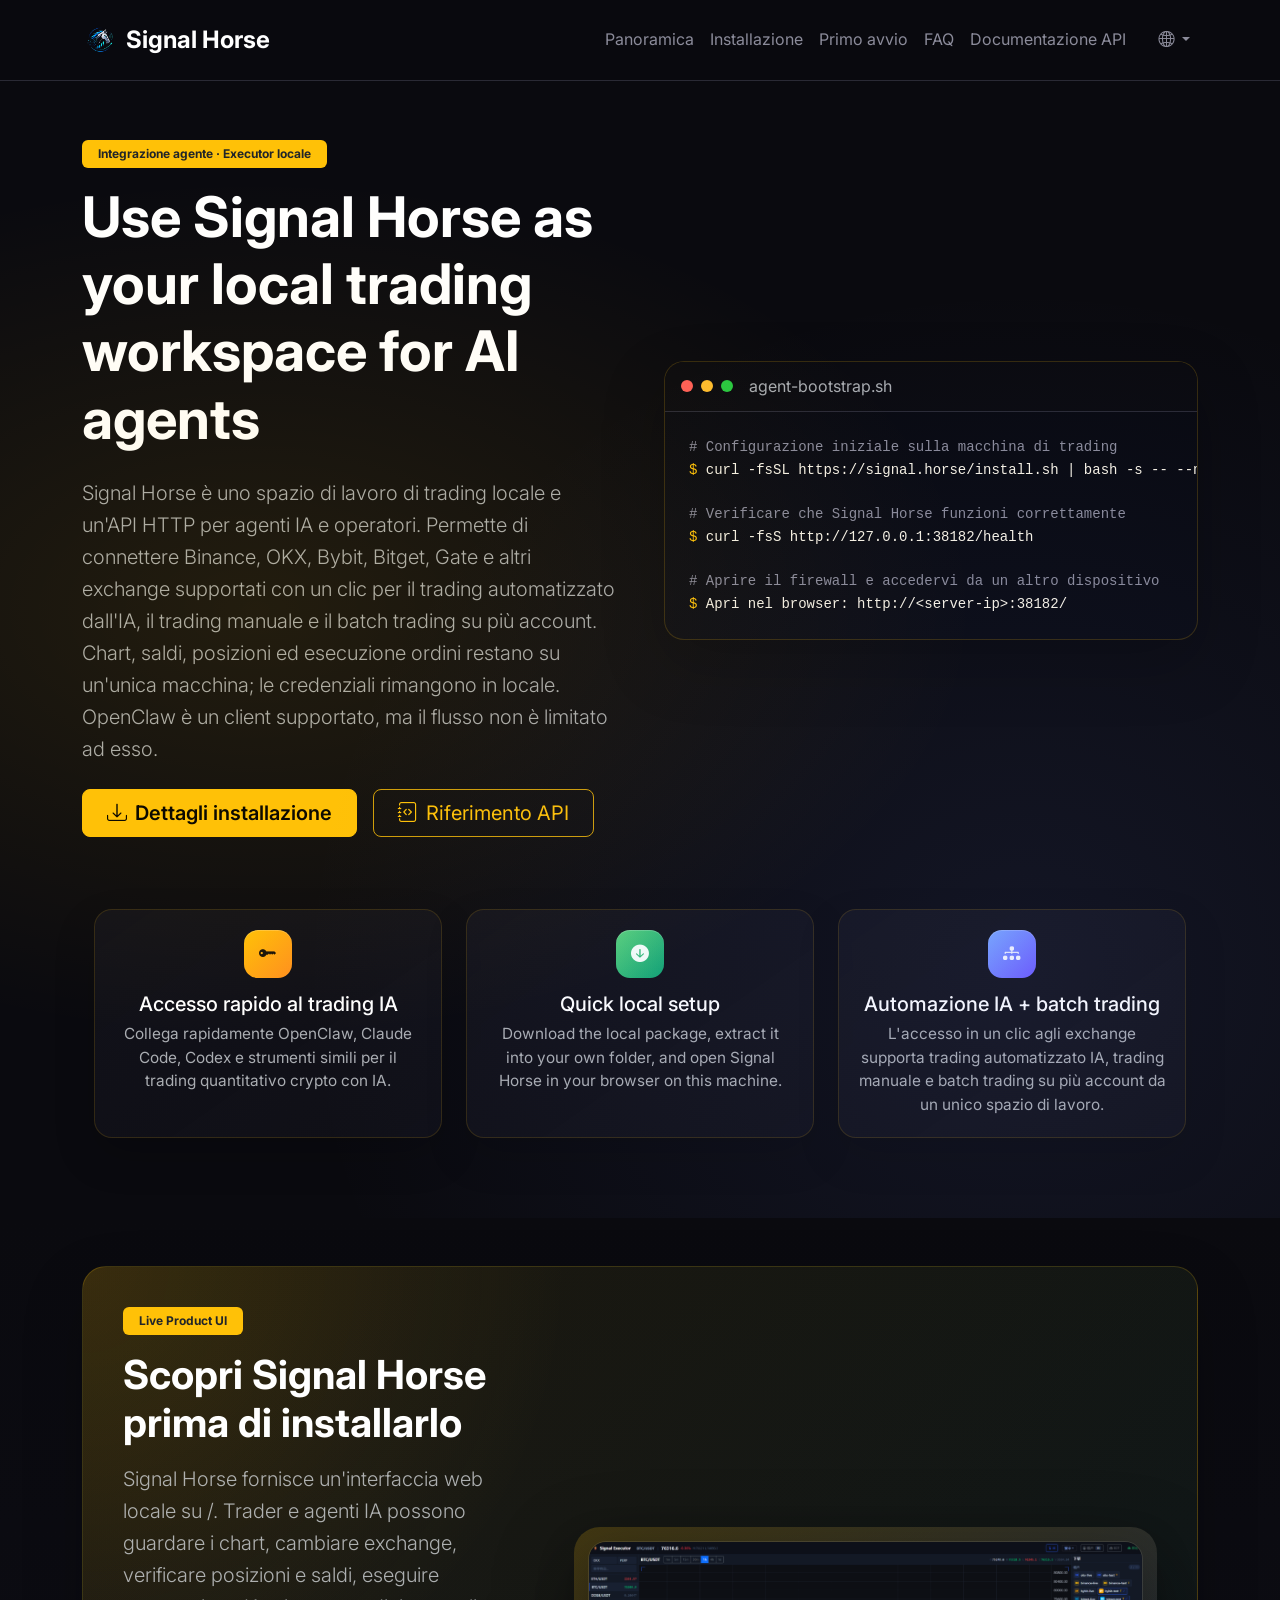
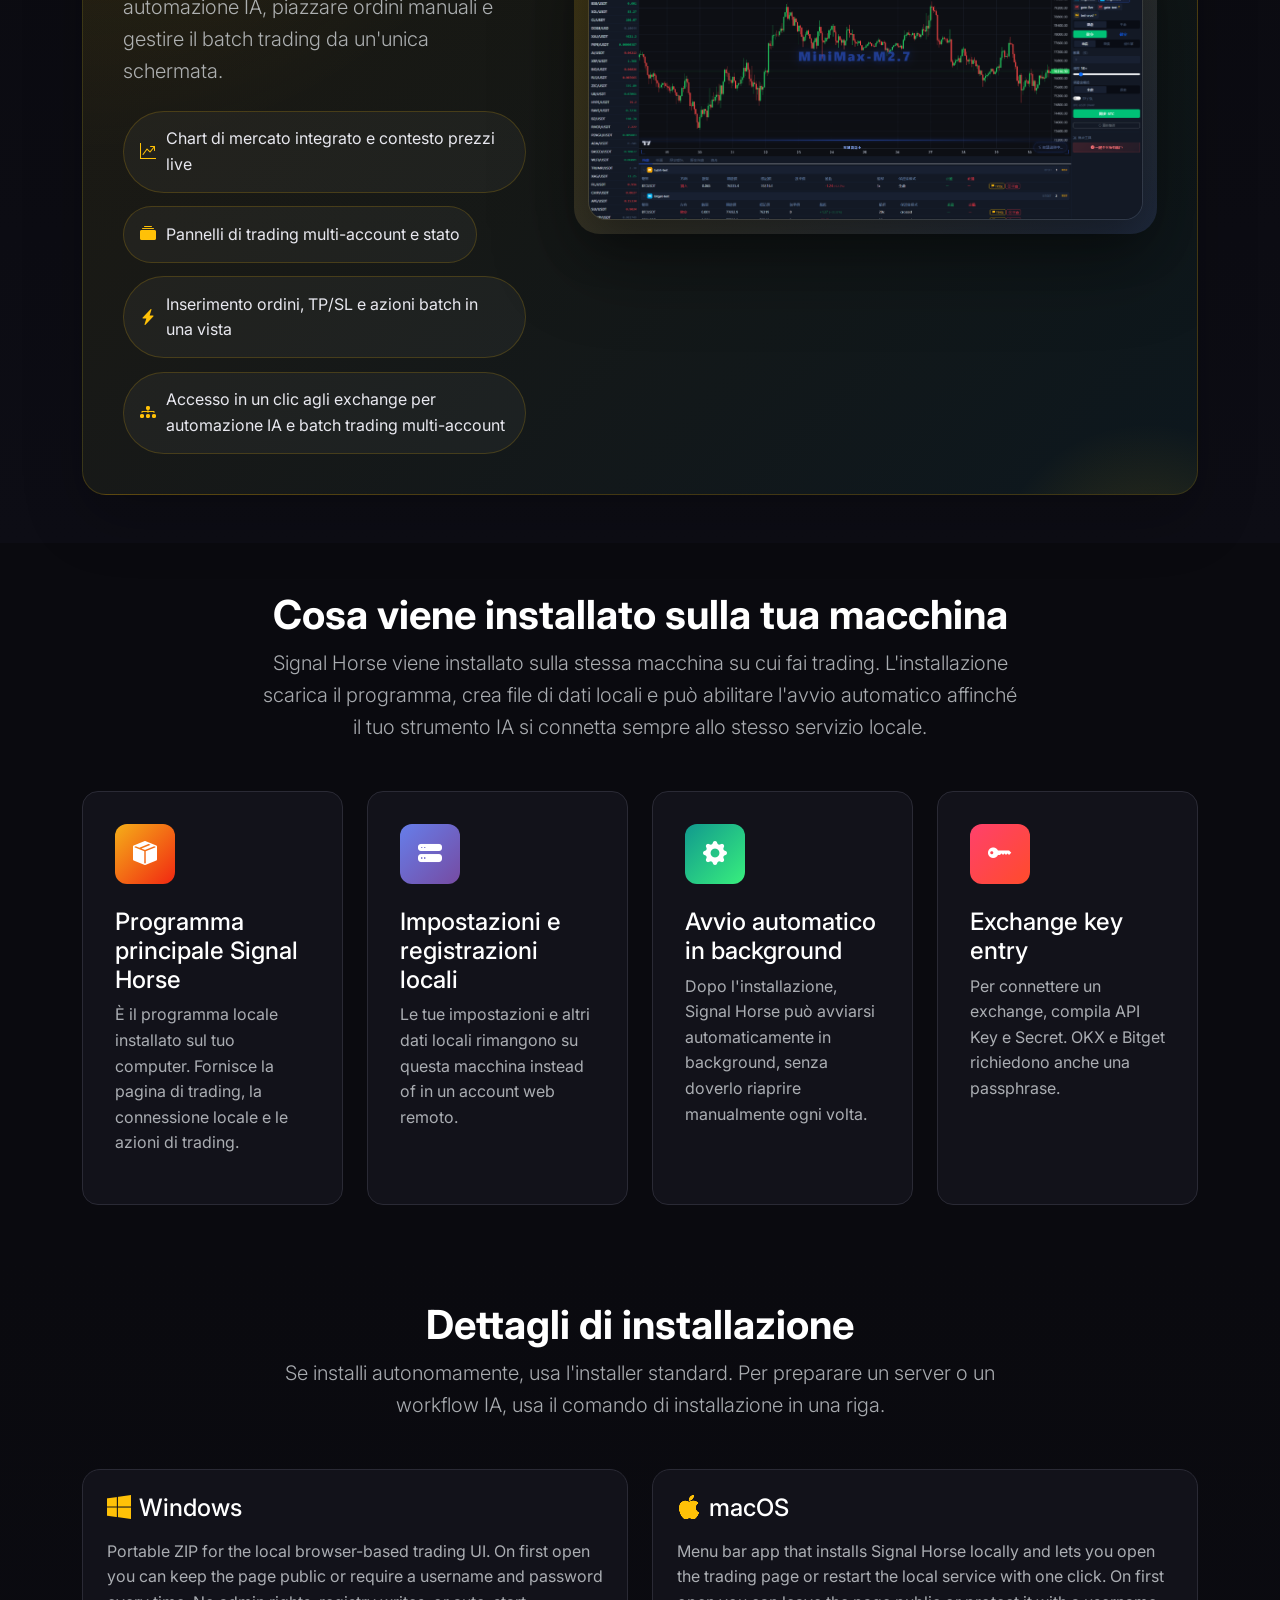
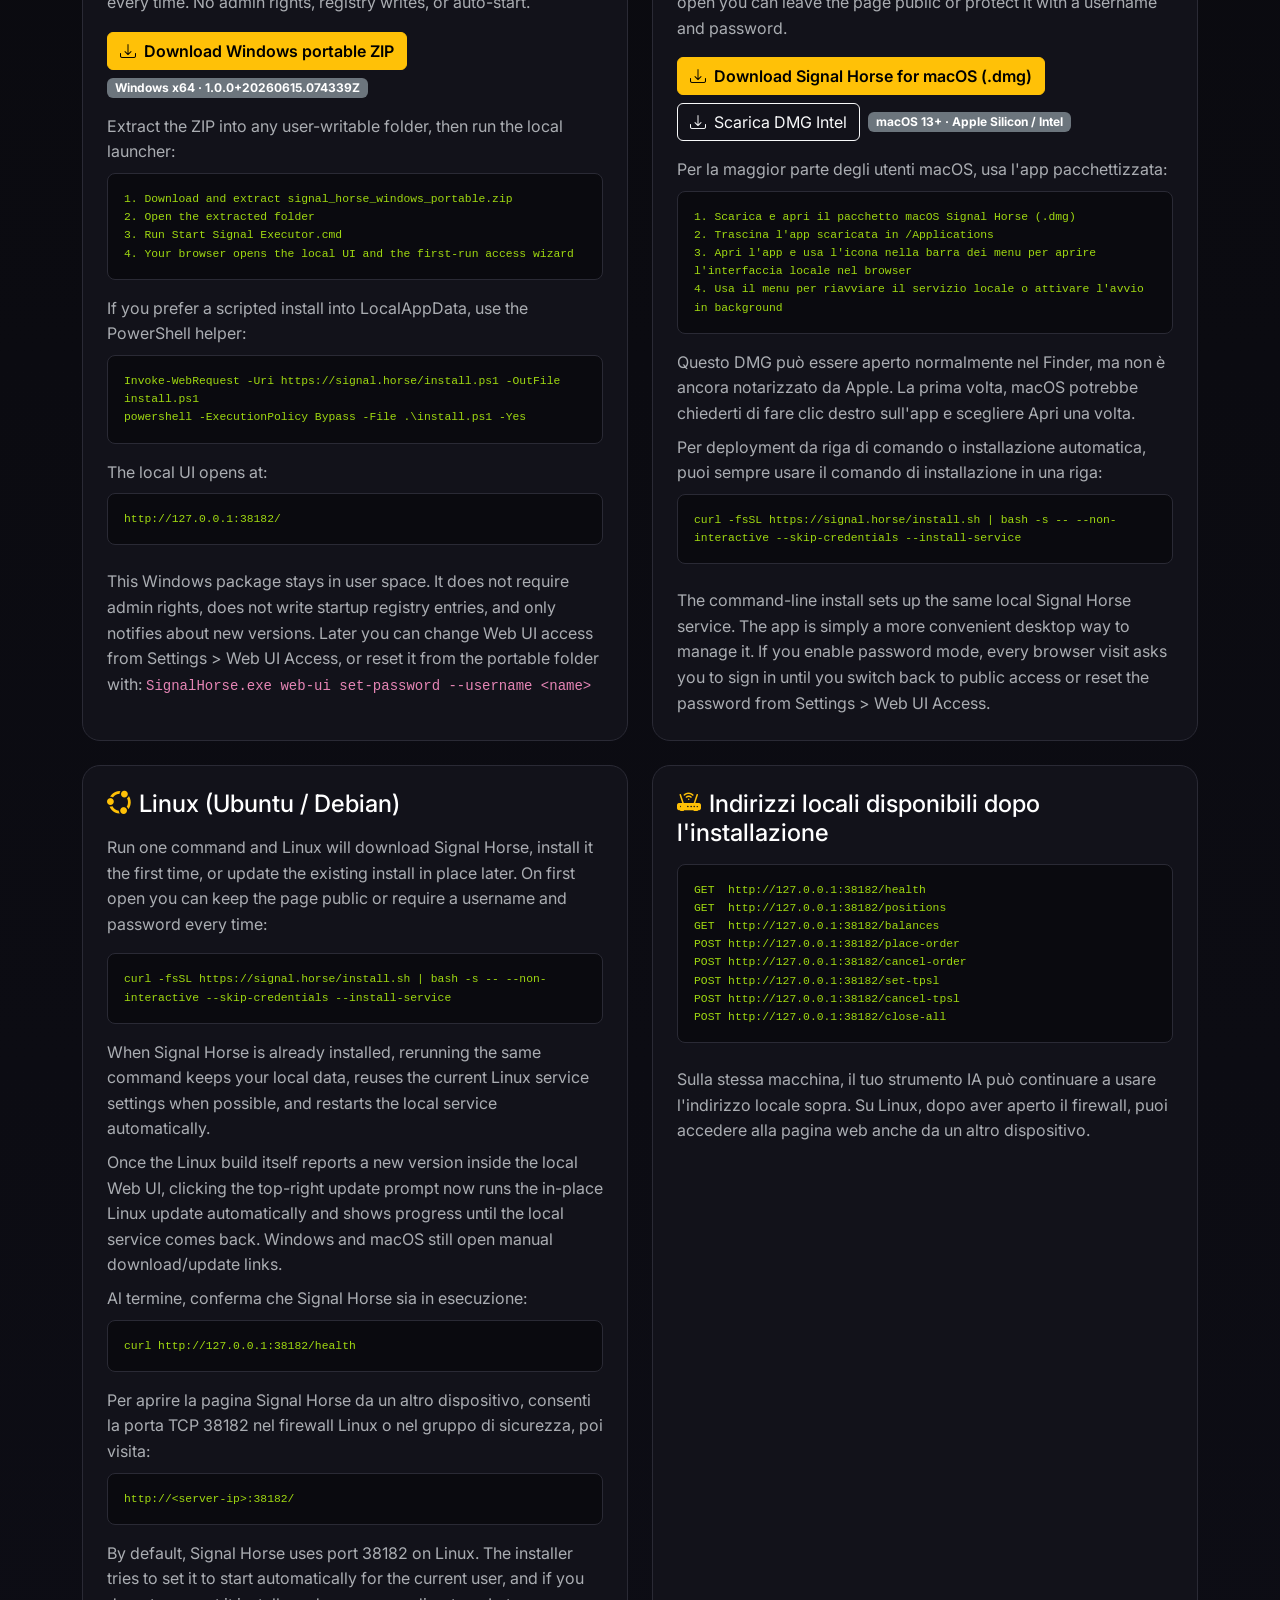
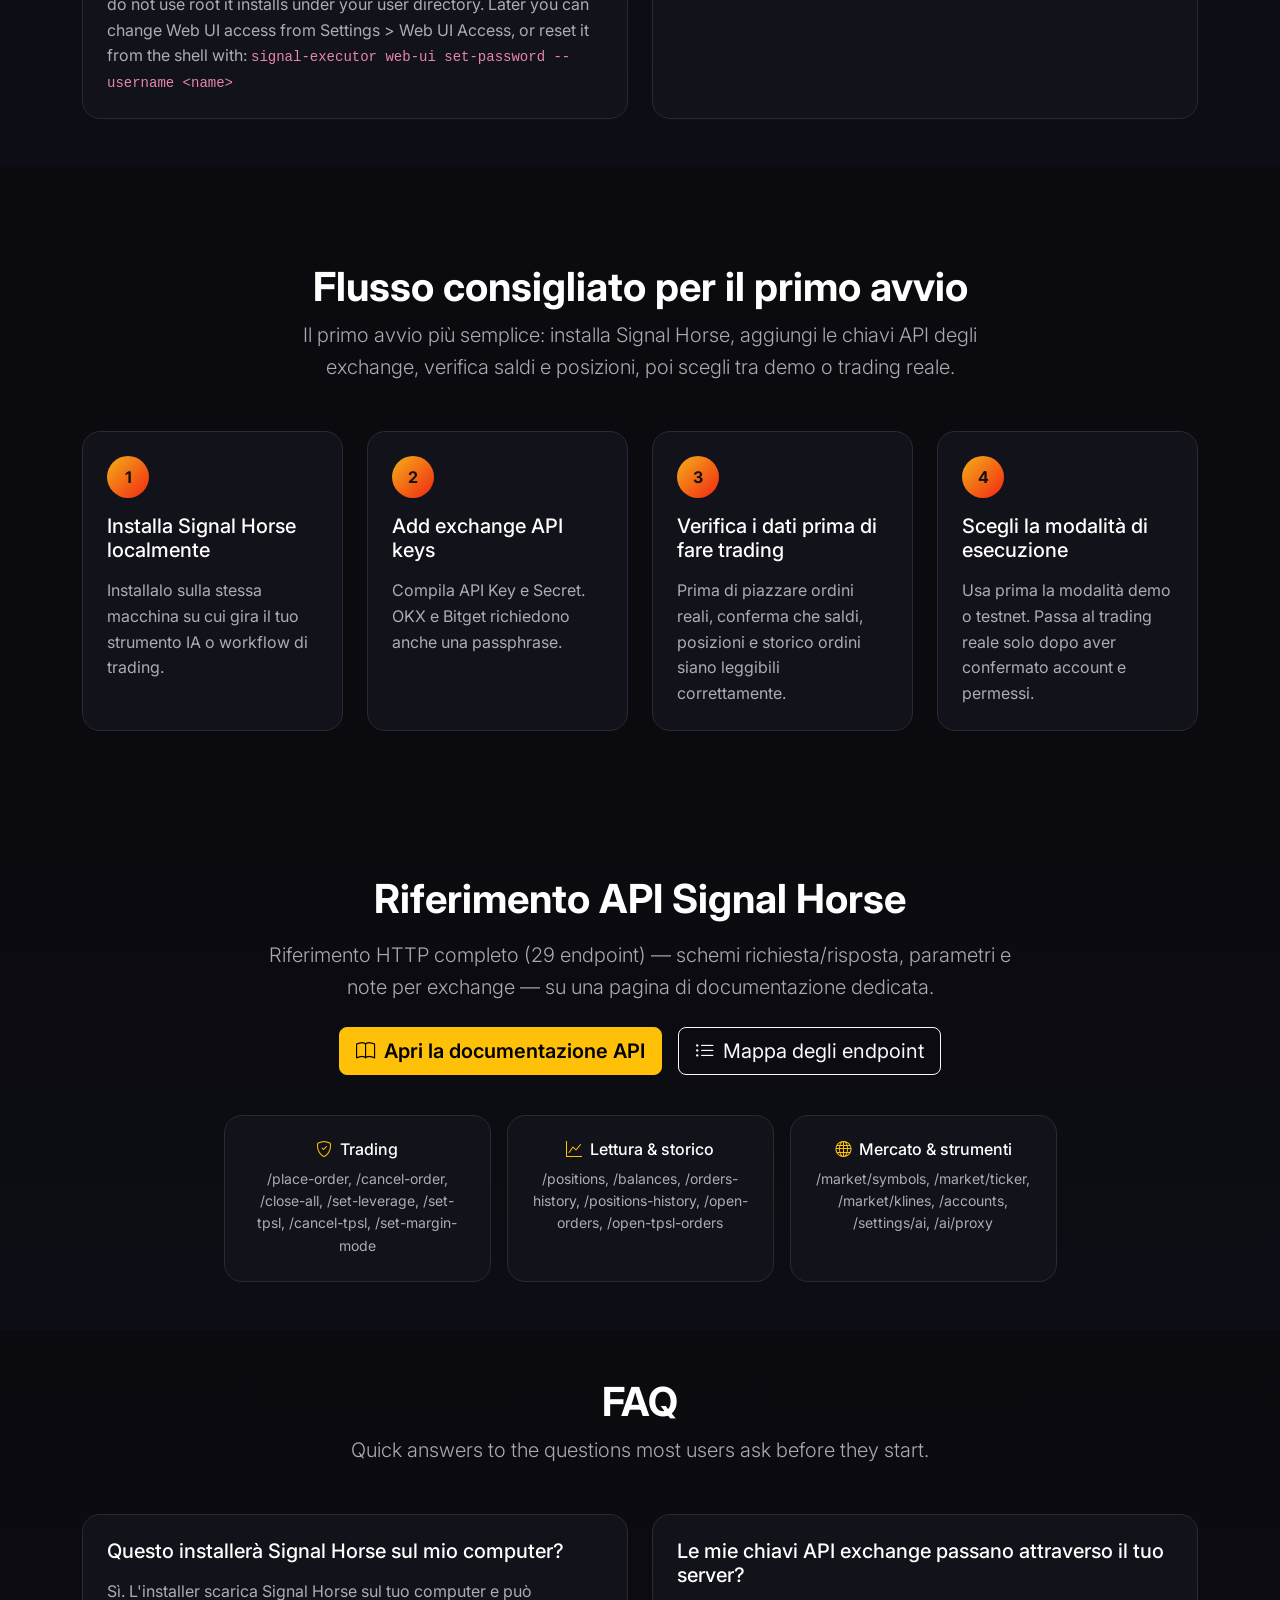
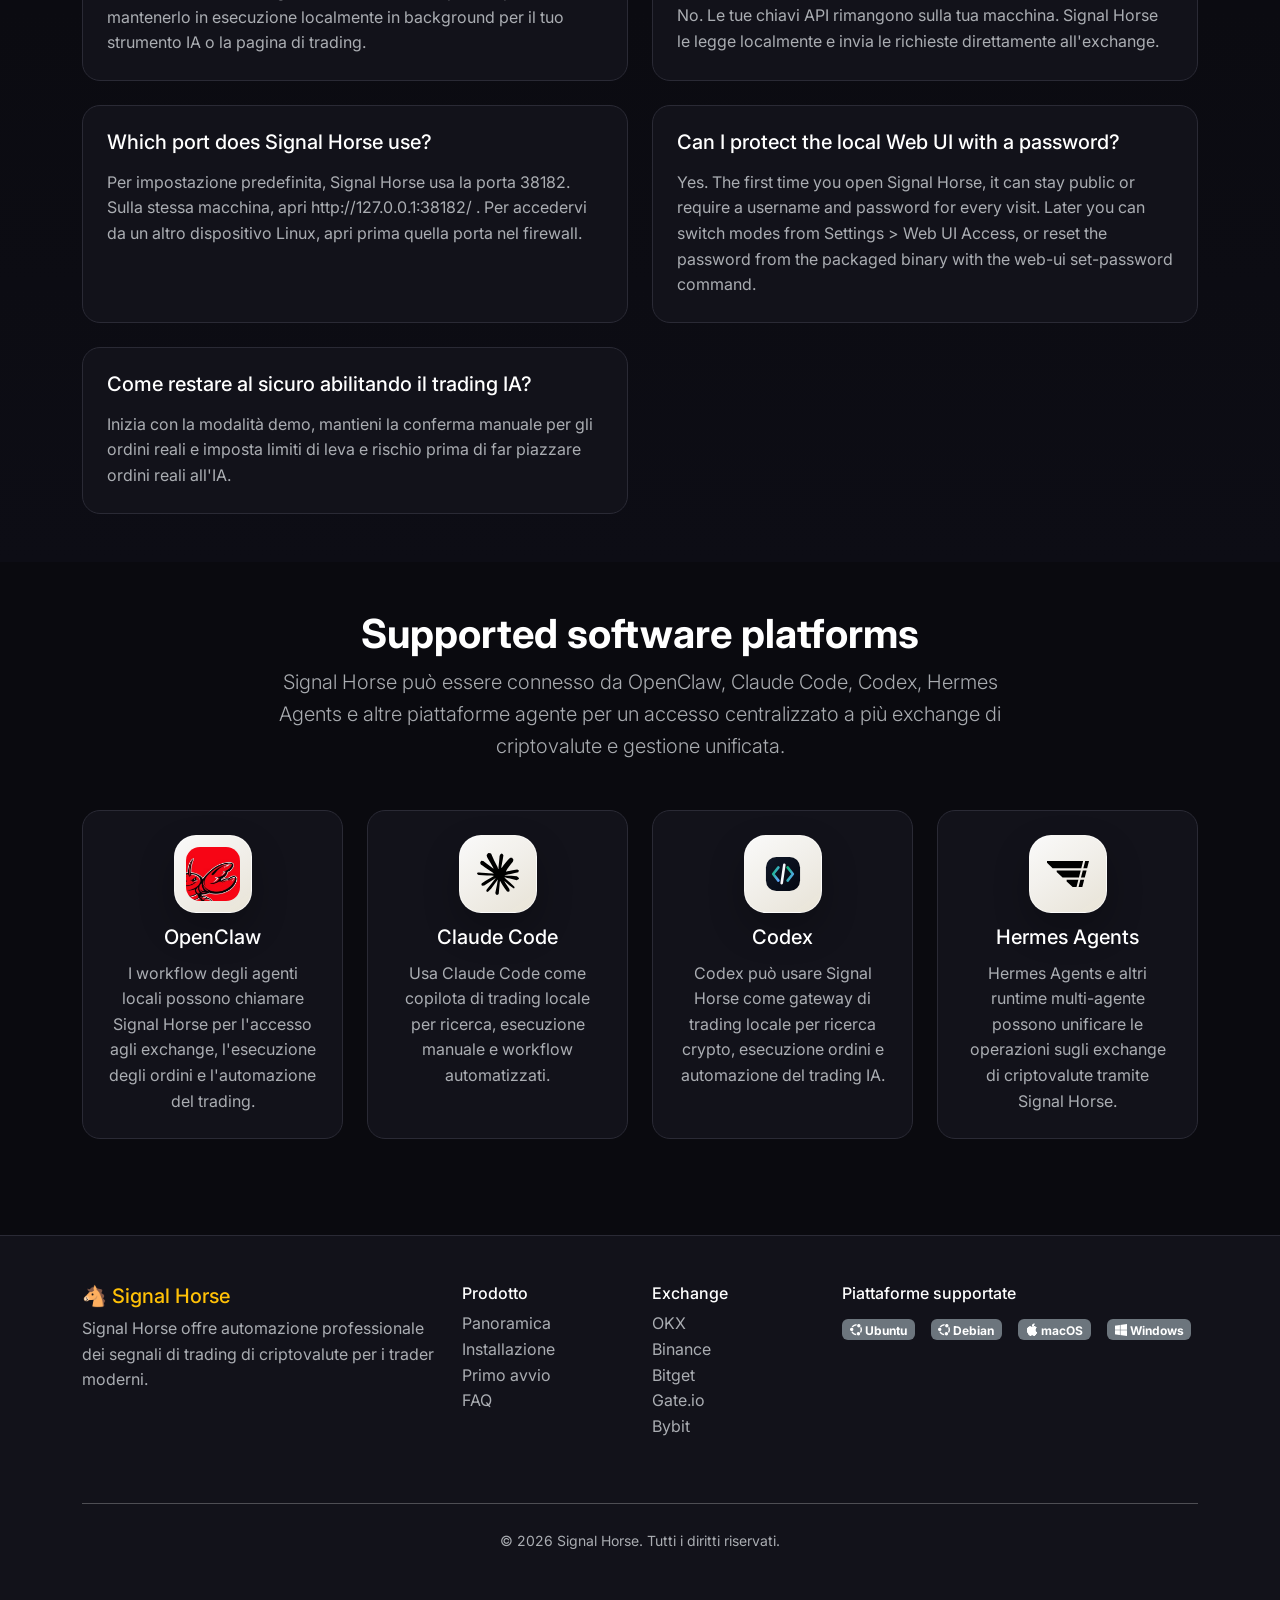
<file: it/index.html>
﻿<!DOCTYPE html>
<html lang="it" data-bs-theme="dark">
<head>
    <meta charset="UTF-8">
    <meta name="viewport" content="width=device-width, initial-scale=1.0">
    <title>Signal Horse - Configurazione trading agente locale</title>
    <meta name="description" content="Signal Horse is a high-performance platform for automated crypto trading signal execution and order routing.">
    <meta property="og:title" content="Signal Horse">
    <meta property="og:description" content="Automate trading signal execution across exchanges with speed, security, and control.">
    <meta property="og:type" content="website">
    <meta property="og:url" content="https://signal.horse/">
    <meta name="twitter:card" content="summary">
    <meta name="twitter:title" content="Signal Horse">
    <meta name="twitter:description" content="Automate trading signal execution across exchanges with speed, security, and control.">
    <link rel="canonical" href="https://signal.horse/">
    <link rel="icon" type="image/png" href="/static/img/logo_tr.png">
    
    <!-- Bootstrap 5 -->
    <link href="https://cdn.jsdelivr.net/npm/bootstrap@5.3.2/dist/css/bootstrap.min.css" rel="stylesheet">
    <!-- Bootstrap Icons -->
    <link href="https://cdn.jsdelivr.net/npm/bootstrap-icons@1.11.2/font/bootstrap-icons.css" rel="stylesheet">
    <!-- Google Fonts -->
    <link href="https://fonts.googleapis.com/css2?family=Inter:wght@300;400;500;600;700&display=swap" rel="stylesheet">
    <!-- Custom CSS -->
    <link href="/static/css/style.css?v=20260421-1" rel="stylesheet">
    
</head>
<body>
    <!-- Navigation -->
    <nav class="navbar navbar-expand-lg navbar-dark fixed-top">
        <div class="container">
            <a class="navbar-brand d-flex align-items-center" href="/it/">
                <img src="/static/img/logo_tr.png" alt="Signal Horse" height="36" class="me-2">
                <span class="fw-bold">Signal Horse</span>
            </a>
            
            <button class="navbar-toggler" type="button" data-bs-toggle="collapse" data-bs-target="#navbarNav">
                <span class="navbar-toggler-icon"></span>
            </button>
            
            <div class="collapse navbar-collapse" id="navbarNav">
                <ul class="navbar-nav ms-auto align-items-center">
                    <li class="nav-item">
                        <a class="nav-link" href="/it/#overview">Panoramica</a>
                    </li>
                    <li class="nav-item">
                        <a class="nav-link" href="/it/#install">Installazione</a>
                    </li>
                    <li class="nav-item">
                        <a class="nav-link" href="/it/#flow">Primo avvio</a>
                    </li>
                    <li class="nav-item">
                        <a class="nav-link" href="/it/#faq">FAQ</a>
                    </li>
                    <li class="nav-item">
                        <a class="nav-link" href="https://docs.signal.horse/">Documentazione API</a>
                    </li>
                    
                    <!-- Language Dropdown -->
                    <li class="nav-item dropdown ms-3">
                        <a class="nav-link dropdown-toggle" href="#" role="button" data-bs-toggle="dropdown">
                            <i class="bi bi-globe2"></i>
                        </a>
                        <ul class="dropdown-menu dropdown-menu-end">
                            <li>
                                <a class="dropdown-item" href="/">English</a>
                            </li>
                            <li>
                                <a class="dropdown-item" href="/zh-hans/">简体中文</a>
                            </li>
                            <li>
                                <a class="dropdown-item" href="/zh-hant/">繁體中文</a>
                            </li>
                            <li>
                                <a class="dropdown-item" href="/de/">Deutsch</a>
                            </li>
                            <li>
                                <a class="dropdown-item" href="/fr/">Français</a>
                            </li>
                            <li>
                                <a class="dropdown-item active" href="/it/">Italiano</a>
                            </li>
                            <li>
                                <a class="dropdown-item" href="/ja/">日本語</a>
                            </li>
                            <li>
                                <a class="dropdown-item" href="/es/">Español</a>
                            </li>
                            <li>
                                <a class="dropdown-item" href="/pt/">Português</a>
                            </li>
                        </ul>
                    </li>
                </ul>
            </div>
        </div>
    </nav>

    <!-- Main Content -->
    <main>
<section class="hero-section skill-guide-hero">
    <div class="hero-bg"></div>
    <div class="container">
        <div class="row align-items-center g-5">
            <div class="col-lg-6">
                <span class="badge bg-warning text-dark mb-3 px-3 py-2">Integrazione agente · Executor locale</span>
                <h1 class="display-4 fw-bold mb-4">Use Signal Horse as your local trading workspace for AI agents</h1>
                <p class="lead text-muted mb-4">Signal Horse è uno spazio di lavoro di trading locale e un&#39;API HTTP per agenti IA e operatori. Permette di connettere Binance, OKX, Bybit, Bitget, Gate e altri exchange supportati con un clic per il trading automatizzato dall&#39;IA, il trading manuale e il batch trading su più account. Chart, saldi, posizioni ed esecuzione ordini restano su un&#39;unica macchina; le credenziali rimangono in locale. OpenClaw è un client supportato, ma il flusso non è limitato ad esso.</p>
                <div class="d-flex gap-3 flex-wrap mb-4">
                    <a href="#install" class="btn btn-warning btn-lg px-4">
                        <i class="bi bi-download me-2"></i>Dettagli installazione
                    </a>
                    <a href="#api-reference" class="btn btn-outline-warning btn-lg px-4">
                        <i class="bi bi-journal-code me-2"></i>Riferimento API
                    </a>
                </div>
            </div>
            <div class="col-lg-6">
                <div class="hero-terminal">
                    <div class="code-header">
                        <span class="dot red"></span>
                        <span class="dot yellow"></span>
                        <span class="dot green"></span>
                        <span class="ms-2 text-muted">agent-bootstrap.sh</span>
                    </div>
                                        <pre class="code-content mb-0"><code><span class="terminal-comment"># Configurazione iniziale sulla macchina di trading</span>
<span class="terminal-prompt">$</span> curl -fsSL https://signal.horse/install.sh | bash -s -- --non-interactive --skip-credentials --install-service

<span class="terminal-comment"># Verificare che Signal Horse funzioni correttamente</span>
<span class="terminal-prompt">$</span> curl -fsS http://127.0.0.1:38182/health

<span class="terminal-comment"># Aprire il firewall e accedervi da un altro dispositivo</span>
<span class="terminal-prompt">$</span> Apri nel browser: http://&lt;server-ip&gt;:38182/</code></pre>
                </div>
            </div>
        </div>
        <div class="hero-highlights-row row justify-content-center g-3 g-xl-4 mt-4">
            <div class="col-md-6 col-lg-4 d-flex">
                <div class="hero-highlight">
                    <div class="hero-highlight-icon hero-highlight-icon--key" aria-hidden="true">
                        <i class="bi bi-key-fill"></i>
                    </div>
                    <div class="hero-highlight-body">
                        <h5>Accesso rapido al trading IA</h5>
                        <p class="text-muted">Collega rapidamente OpenClaw, Claude Code, Codex e strumenti simili per il trading quantitativo crypto con IA.</p>
                    </div>
                </div>
            </div>
            <div class="col-md-6 col-lg-4 d-flex">
                <div class="hero-highlight">
                    <div class="hero-highlight-icon hero-highlight-icon--install" aria-hidden="true">
                        <i class="bi bi-arrow-down-circle-fill"></i>
                    </div>
                    <div class="hero-highlight-body">
                        <h5>Quick local setup</h5>
                        <p class="text-muted">Download the local package, extract it into your own folder, and open Signal Horse in your browser on this machine.</p>
                    </div>
                </div>
            </div>
            <div class="col-md-6 col-lg-4 d-flex">
                <div class="hero-highlight">
                    <div class="hero-highlight-icon hero-highlight-icon--automation" aria-hidden="true">
                        <i class="bi bi-diagram-3-fill"></i>
                    </div>
                    <div class="hero-highlight-body">
                        <h5>Automazione IA + batch trading</h5>
                        <p class="text-muted">L&#39;accesso in un clic agli exchange supporta trading automatizzato IA, trading manuale e batch trading su più account da un unico spazio di lavoro.</p>
                    </div>
                </div>
            </div>
        </div>
    </div>
</section>

<section id="product-ui" class="py-5 bg-dark-gradient">
    <div class="container">
        <div class="skill-spotlight ui-showcase">
            <div class="row align-items-center g-4 g-lg-5">
                <div class="col-lg-5">
                    <span class="badge bg-warning text-dark mb-3 px-3 py-2">Live Product UI</span>
                    <h2 class="display-6 fw-bold mb-3">Scopri Signal Horse prima di installarlo</h2>
                    <p class="lead text-muted mb-4">Signal Horse fornisce un&#39;interfaccia web locale su /. Trader e agenti IA possono guardare i chart, cambiare exchange, verificare posizioni e saldi, eseguire automazione IA, piazzare ordini manuali e gestire il batch trading da un&#39;unica schermata.</p>
                    <div class="ui-showcase-metrics">
                        <div class="ui-showcase-chip">
                            <i class="bi bi-graph-up-arrow"></i>
                            <span>Chart di mercato integrato e contesto prezzi live</span>
                        </div>
                        <div class="ui-showcase-chip">
                            <i class="bi bi-collection-fill"></i>
                            <span>Pannelli di trading multi-account e stato</span>
                        </div>
                        <div class="ui-showcase-chip">
                            <i class="bi bi-lightning-charge-fill"></i>
                            <span>Inserimento ordini, TP/SL e azioni batch in una vista</span>
                        </div>
                        <div class="ui-showcase-chip">
                            <i class="bi bi-diagram-3-fill"></i>
                            <span>Accesso in un clic agli exchange per automazione IA e batch trading multi-account</span>
                        </div>
                    </div>
                </div>
                <div class="col-lg-7">
                    <div class="ui-showcase-frame">
                        <img
                            src="/static/img/signal-executor-ui-demo.png"
                            alt="Screenshot dell&#39;interfaccia di trading Signal Horse"
                            class="img-fluid ui-showcase-image"
                            loading="lazy"
                        >
                    </div>
                </div>
            </div>
        </div>
    </div>
</section>

<section id="overview" class="py-5">
    <div class="container">
        <div class="text-center mb-5">
            <h2 class="display-6 fw-bold">Cosa viene installato sulla tua macchina</h2>
            <p class="lead text-muted section-lead">Signal Horse viene installato sulla stessa macchina su cui fai trading. L&#39;installazione scarica il programma, crea file di dati locali e può abilitare l&#39;avvio automatico affinché il tuo strumento IA si connetta sempre allo stesso servizio locale.</p>
        </div>
        <div class="row g-4">
            <div class="col-md-6 col-xl-3">
                <div class="feature-card h-100">
                    <div class="feature-icon bg-gradient-warning">
                        <i class="bi bi-box-seam-fill"></i>
                    </div>
                    <h4>Programma principale Signal Horse</h4>
                    <p class="text-muted">È il programma locale installato sul tuo computer. Fornisce la pagina di trading, la connessione locale e le azioni di trading.</p>
                </div>
            </div>
            <div class="col-md-6 col-xl-3">
                <div class="feature-card h-100">
                    <div class="feature-icon bg-gradient-info">
                        <i class="bi bi-hdd-stack-fill"></i>
                    </div>
                    <h4>Impostazioni e registrazioni locali</h4>
                    <p class="text-muted">Le tue impostazioni e altri dati locali rimangono su questa macchina instead of in un account web remoto.</p>
                </div>
            </div>
            <div class="col-md-6 col-xl-3">
                <div class="feature-card h-100">
                    <div class="feature-icon bg-gradient-success">
                        <i class="bi bi-gear-fill"></i>
                    </div>
                    <h4>Avvio automatico in background</h4>
                    <p class="text-muted">Dopo l&#39;installazione, Signal Horse può avviarsi automaticamente in background, senza doverlo riaprire manualmente ogni volta.</p>
                </div>
            </div>
            <div class="col-md-6 col-xl-3">
                <div class="feature-card h-100">
                    <div class="feature-icon bg-gradient-danger">
                        <i class="bi bi-key-fill"></i>
                    </div>
                    <h4>Exchange key entry</h4>
                    <p class="text-muted">Per connettere un exchange, compila API Key e Secret. OKX e Bitget richiedono anche una passphrase.</p>
                </div>
            </div>
        </div>
    </div>
</section>

<section id="install" class="py-5 bg-dark-gradient">
    <div class="container">
        <div class="text-center mb-5">
            <h2 class="display-6 fw-bold">Dettagli di installazione</h2>
            <p class="lead text-muted section-lead">Se installi autonomamente, usa l&#39;installer standard. Per preparare un server o un workflow IA, usa il comando di installazione in una riga.</p>
        </div>
        <div class="row g-4">
            <div class="col-lg-6">
                <div class="install-platform-card h-100">
                    <h4><i class="bi bi-windows text-warning me-2"></i>Windows</h4>
                    <p class="text-muted">Portable ZIP for the local browser-based trading UI. On first open you can keep the page public or require a username and password every time. No admin rights, registry writes, or auto-start.</p>
                    <div class="d-flex gap-2 flex-wrap mb-3">
                        <a href="https://signal.horse/releases/latest/signal_horse_windows_portable.zip" class="btn btn-warning"><i class="bi bi-download me-2"></i>Download Windows portable ZIP</a>
                        <span class="badge bg-secondary align-self-center">Windows x64 · 1.0.0+20260615.074339Z</span>
                    </div>
                    <p class="text-muted mb-2">Extract the ZIP into any user-writable folder, then run the local launcher:</p>
                    <div class="code-block mb-3">
                        <pre class="mb-0 guide-code">1. Download and extract signal_horse_windows_portable.zip
2. Open the extracted folder
3. Run Start Signal Executor.cmd
4. Your browser opens the local UI and the first-run access wizard</pre>
                    </div>
                    <p class="text-muted mb-2">If you prefer a scripted install into LocalAppData, use the PowerShell helper:</p>
                    <div class="code-block mb-3">
                        <pre class="mb-0 guide-code">Invoke-WebRequest -Uri https://signal.horse/install.ps1 -OutFile install.ps1
powershell -ExecutionPolicy Bypass -File .\install.ps1 -Yes</pre>
                    </div>
                    <p class="text-muted mb-2">The local UI opens at:</p>
                    <div class="code-block mb-4">
                        <pre class="mb-0 guide-code">http://127.0.0.1:38182/</pre>
                    </div>
                    <p class="text-muted mb-0">This Windows package stays in user space. It does not require admin rights, does not write startup registry entries, and only notifies about new versions. Later you can change Web UI access from Settings &gt; Web UI Access, or reset it from the portable folder with: <code>SignalHorse.exe web-ui set-password --username &lt;name&gt;</code></p>
                </div>
            </div>
            <div class="col-lg-6">
                <div class="install-platform-card h-100">
                    <h4><i class="bi bi-apple text-warning me-2"></i>macOS</h4>
                    <p class="text-muted">Menu bar app that installs Signal Horse locally and lets you open the trading page or restart the local service with one click. On first open you can leave the page public or protect it with a username and password.</p>
                    <div class="d-flex gap-2 flex-wrap mb-3">
                        <a href="https://signal.horse/releases/latest/signal_executor_darwin_arm64.dmg" class="btn btn-warning"><i class="bi bi-download me-2"></i>Download Signal Horse for macOS (.dmg)</a>
                        <a href="https://signal.horse/releases/latest/signal_executor_darwin_amd64.dmg" class="btn btn-outline-light"><i class="bi bi-download me-2"></i>Scarica DMG Intel</a>
                        <span class="badge bg-secondary align-self-center">macOS 13+ · Apple Silicon / Intel</span>
                    </div>
                    <p class="text-muted mb-2">Per la maggior parte degli utenti macOS, usa l&#39;app pacchettizzata:</p>
                    <div class="code-block mb-3">
                        <pre class="mb-0 guide-code">1. Scarica e apri il pacchetto macOS Signal Horse (.dmg)
2. Trascina l&#39;app scaricata in /Applications
3. Apri l&#39;app e usa l&#39;icona nella barra dei menu per aprire l&#39;interfaccia locale nel browser
4. Usa il menu per riavviare il servizio locale o attivare l&#39;avvio in background</pre>
                    </div>
                    <p class="text-muted mb-2">Questo DMG può essere aperto normalmente nel Finder, ma non è ancora notarizzato da Apple. La prima volta, macOS potrebbe chiederti di fare clic destro sull&#39;app e scegliere Apri una volta.</p>
                    <p class="text-muted mb-2">Per deployment da riga di comando o installazione automatica, puoi sempre usare il comando di installazione in una riga:</p>
                    <div class="code-block mb-4">
                        <pre class="mb-0 guide-code">curl -fsSL https://signal.horse/install.sh | bash -s -- --non-interactive --skip-credentials --install-service</pre>
                    </div>
                    <p class="text-muted mb-0">The command-line install sets up the same local Signal Horse service. The app is simply a more convenient desktop way to manage it. If you enable password mode, every browser visit asks you to sign in until you switch back to public access or reset the password from Settings &gt; Web UI Access.</p>
                </div>
            </div>
            <div class="col-lg-6">
                <div class="install-platform-card h-100">
                    <h4><i class="bi bi-ubuntu text-warning me-2"></i>Linux (Ubuntu / Debian)</h4>
                    <p class="text-muted">Run one command and Linux will download Signal Horse, install it the first time, or update the existing install in place later. On first open you can keep the page public or require a username and password every time:</p>
                    <div class="code-block mb-3">
                        <pre class="mb-0 guide-code">curl -fsSL https://signal.horse/install.sh | bash -s -- --non-interactive --skip-credentials --install-service</pre>
                    </div>
                    <p class="text-muted mb-2">When Signal Horse is already installed, rerunning the same command keeps your local data, reuses the current Linux service settings when possible, and restarts the local service automatically.</p>
                    <p class="text-muted mb-2">Once the Linux build itself reports a new version inside the local Web UI, clicking the top-right update prompt now runs the in-place Linux update automatically and shows progress until the local service comes back. Windows and macOS still open manual download/update links.</p>
                    <p class="text-muted mb-2">Al termine, conferma che Signal Horse sia in esecuzione:</p>
                    <div class="code-block mb-3">
                        <pre class="mb-0 guide-code">curl http://127.0.0.1:38182/health</pre>
                    </div>
                    <p class="text-muted mb-2">Per aprire la pagina Signal Horse da un altro dispositivo, consenti la porta TCP 38182 nel firewall Linux o nel gruppo di sicurezza, poi visita:</p>
                    <div class="code-block mb-3">
                        <pre class="mb-0 guide-code">http://&lt;server-ip&gt;:38182/</pre>
                    </div>
                    <p class="text-muted mb-0">By default, Signal Horse uses port 38182 on Linux. The installer tries to set it to start automatically for the current user, and if you do not use root it installs under your user directory. Later you can change Web UI access from Settings &gt; Web UI Access, or reset it from the shell with: <code>signal-executor web-ui set-password --username &lt;name&gt;</code></p>
                </div>
            </div>
            <div class="col-lg-6">
                <div class="install-platform-card h-100">
                    <h4><i class="bi bi-router-fill text-warning me-2"></i>Indirizzi locali disponibili dopo l&#39;installazione</h4>
                    <div class="code-block mb-4">
                        <pre class="mb-0 guide-code">GET  http://127.0.0.1:38182/health
GET  http://127.0.0.1:38182/positions
GET  http://127.0.0.1:38182/balances
POST http://127.0.0.1:38182/place-order
POST http://127.0.0.1:38182/cancel-order
POST http://127.0.0.1:38182/set-tpsl
POST http://127.0.0.1:38182/cancel-tpsl
POST http://127.0.0.1:38182/close-all</pre>
                    </div>
                    <p class="text-muted mb-0">Sulla stessa macchina, il tuo strumento IA può continuare a usare l&#39;indirizzo locale sopra. Su Linux, dopo aver aperto il firewall, puoi accedere alla pagina web anche da un altro dispositivo.</p>
                </div>
            </div>
        </div>
    </div>
</section>

<section id="flow" class="py-5 my-5">
    <div class="container">
        <div class="text-center mb-5">
            <h2 class="display-6 fw-bold">Flusso consigliato per il primo avvio</h2>
            <p class="lead text-muted section-lead">Il primo avvio più semplice: installa Signal Horse, aggiungi le chiavi API degli exchange, verifica saldi e posizioni, poi scegli tra demo o trading reale.</p>
        </div>
        <div class="row g-4">
            <div class="col-md-6 col-xl-3">
                <div class="step-card h-100">
                    <div class="step-number">1</div>
                    <h5>Installa Signal Horse localmente</h5>
                    <p class="text-muted">Installalo sulla stessa macchina su cui gira il tuo strumento IA o workflow di trading.</p>
                </div>
            </div>
            <div class="col-md-6 col-xl-3">
                <div class="step-card h-100">
                    <div class="step-number">2</div>
                    <h5>Add exchange API keys</h5>
                    <p class="text-muted">Compila API Key e Secret. OKX e Bitget richiedono anche una passphrase.</p>
                </div>
            </div>
            <div class="col-md-6 col-xl-3">
                <div class="step-card h-100">
                    <div class="step-number">3</div>
                    <h5>Verifica i dati prima di fare trading</h5>
                    <p class="text-muted">Prima di piazzare ordini reali, conferma che saldi, posizioni e storico ordini siano leggibili correttamente.</p>
                </div>
            </div>
            <div class="col-md-6 col-xl-3">
                <div class="step-card h-100">
                    <div class="step-number">4</div>
                    <h5>Scegli la modalità di esecuzione</h5>
                    <p class="text-muted">Usa prima la modalità demo o testnet. Passa al trading reale solo dopo aver confermato account e permessi.</p>
                </div>
            </div>
        </div>
    </div>
</section>

<section id="api-reference" class="py-5 bg-dark-gradient">
    <div class="container">
        <div class="text-center">
            <h2 class="display-6 fw-bold">Riferimento API Signal Horse</h2>
            <p class="lead text-muted section-lead mt-3">Riferimento HTTP completo (29 endpoint) — schemi richiesta/risposta, parametri e note per exchange — su una pagina di documentazione dedicata.</p>
            <div class="d-flex gap-3 justify-content-center flex-wrap mt-4">
                <a href="https://docs.signal.horse/" class="btn btn-warning btn-lg"><i class="bi bi-book me-2"></i>Apri la documentazione API</a>
                <a href="https://docs.signal.horse/#api-reference" class="btn btn-outline-light btn-lg"><i class="bi bi-list-ul me-2"></i>Mappa degli endpoint</a>
            </div>
            <div class="row g-3 justify-content-center mt-4">
                <div class="col-md-4 col-lg-3">
                    <div class="step-card h-100">
                        <h6 class="mb-2"><i class="bi bi-shield-check text-warning me-2"></i>Trading</h6>
                        <p class="text-muted small mb-0">/place-order, /cancel-order, /close-all, /set-leverage, /set-tpsl, /cancel-tpsl, /set-margin-mode</p>
                    </div>
                </div>
                <div class="col-md-4 col-lg-3">
                    <div class="step-card h-100">
                        <h6 class="mb-2"><i class="bi bi-graph-up text-warning me-2"></i>Lettura &amp; storico</h6>
                        <p class="text-muted small mb-0">/positions, /balances, /orders-history, /positions-history, /open-orders, /open-tpsl-orders</p>
                    </div>
                </div>
                <div class="col-md-4 col-lg-3">
                    <div class="step-card h-100">
                        <h6 class="mb-2"><i class="bi bi-globe text-warning me-2"></i>Mercato &amp; strumenti</h6>
                        <p class="text-muted small mb-0">/market/symbols, /market/ticker, /market/klines, /accounts, /settings/ai, /ai/proxy</p>
                    </div>
                </div>
            </div>
        </div>
    </div>
</section>

<section id="faq" class="py-5 bg-dark-gradient">
    <div class="container">
        <div class="text-center mb-5">
            <h2 class="display-6 fw-bold">FAQ</h2>
            <p class="lead text-muted section-lead">Quick answers to the questions most users ask before they start.</p>
        </div>
        <div class="row g-4">
            <div class="col-lg-6">
                <div class="faq-card h-100">
                    <h5>Questo installerà Signal Horse sul mio computer?</h5>
                    <p class="text-muted">Sì. L&#39;installer scarica Signal Horse sul tuo computer e può mantenerlo in esecuzione localmente in background per il tuo strumento IA o la pagina di trading.</p>
                </div>
            </div>
            <div class="col-lg-6">
                <div class="faq-card h-100">
                    <h5>Le mie chiavi API exchange passano attraverso il tuo server?</h5>
                    <p class="text-muted">No. Le tue chiavi API rimangono sulla tua macchina. Signal Horse le legge localmente e invia le richieste direttamente all&#39;exchange.</p>
                </div>
            </div>
            <div class="col-lg-6">
                <div class="faq-card h-100">
                    <h5>Which port does Signal Horse use?</h5>
                    <p class="text-muted">Per impostazione predefinita, Signal Horse usa la porta 38182. Sulla stessa macchina, apri http://127.0.0.1:38182/ . Per accedervi da un altro dispositivo Linux, apri prima quella porta nel firewall.</p>
                </div>
            </div>
            <div class="col-lg-6">
                <div class="faq-card h-100">
                    <h5>Can I protect the local Web UI with a password?</h5>
                    <p class="text-muted">Yes. The first time you open Signal Horse, it can stay public or require a username and password for every visit. Later you can switch modes from Settings &gt; Web UI Access, or reset the password from the packaged binary with the web-ui set-password command.</p>
                </div>
            </div>
            <div class="col-lg-6">
                <div class="faq-card h-100">
                    <h5>Come restare al sicuro abilitando il trading IA?</h5>
                    <p class="text-muted">Inizia con la modalità demo, mantieni la conferma manuale per gli ordini reali e imposta limiti di leva e rischio prima di far piazzare ordini reali all&#39;IA.</p>
                </div>
            </div>
        </div>
    </div>
</section>

<section id="software-platforms" class="py-5">
    <div class="container">
        <div class="text-center mb-5">
            <h2 class="display-6 fw-bold">Supported software platforms</h2>
            <p class="lead text-muted section-lead">Signal Horse può essere connesso da OpenClaw, Claude Code, Codex, Hermes Agents e altre piattaforme agente per un accesso centralizzato a più exchange di criptovalute e gestione unificata.</p>
        </div>
        <div class="row g-4">
            <div class="col-md-6 col-lg-3">
                <div class="step-card h-100 text-center software-platform-card">
                    <div class="platform-logo-badge" aria-hidden="true">
                        <img src="/static/img/platforms/openclaw.png" alt="OpenClaw" class="platform-logo-image platform-logo-image--openclaw">
                    </div>
                    <h5 class="mb-2">OpenClaw</h5>
                    <p class="text-muted mb-0">I workflow degli agenti locali possono chiamare Signal Horse per l&#39;accesso agli exchange, l&#39;esecuzione degli ordini e l&#39;automazione del trading.</p>
                </div>
            </div>
            <div class="col-md-6 col-lg-3">
                <div class="step-card h-100 text-center software-platform-card">
                    <div class="platform-logo-badge" aria-hidden="true">
                        <img src="/static/img/platforms/claude-code.svg" alt="Claude Code" class="platform-logo-image">
                    </div>
                    <h5 class="mb-2">Claude Code</h5>
                    <p class="text-muted mb-0">Usa Claude Code come copilota di trading locale per ricerca, esecuzione manuale e workflow automatizzati.</p>
                </div>
            </div>
            <div class="col-md-6 col-lg-3">
                <div class="step-card h-100 text-center software-platform-card">
                    <div class="platform-logo-badge" aria-hidden="true">
                        <img src="/static/img/platforms/codex.svg" alt="Codex" class="platform-logo-image">
                    </div>
                    <h5 class="mb-2">Codex</h5>
                    <p class="text-muted mb-0">Codex può usare Signal Horse come gateway di trading locale per ricerca crypto, esecuzione ordini e automazione del trading IA.</p>
                </div>
            </div>
            <div class="col-md-6 col-lg-3">
                <div class="step-card h-100 text-center software-platform-card">
                    <div class="platform-logo-badge" aria-hidden="true">
                        <img src="/static/img/platforms/hermes-agents.svg" alt="Hermes Agents" class="platform-logo-image">
                    </div>
                    <h5 class="mb-2">Hermes Agents</h5>
                    <p class="text-muted mb-0">Hermes Agents e altri runtime multi-agente possono unificare le operazioni sugli exchange di criptovalute tramite Signal Horse.</p>
                </div>
            </div>
        </div>
    </div>
</section>
    </main>

    <!-- Footer -->
    <footer class="footer py-5 mt-5">
        <div class="container">
            <div class="row">
                <div class="col-md-4 mb-4">
                    <h5 class="text-warning"><span aria-hidden="true">🐴</span> Signal Horse</h5>
                    <p class="text-muted">Signal Horse offre automazione professionale dei segnali di trading di criptovalute per i trader moderni.</p>
                </div>
                <div class="col-md-2 mb-4">
                    <h6>Prodotto</h6>
                    <ul class="list-unstyled">
                        <li><a href="/it/#overview" class="text-muted">Panoramica</a></li>
                        <li><a href="/it/#install" class="text-muted">Installazione</a></li>
                        <li><a href="/it/#flow" class="text-muted">Primo avvio</a></li>
                        <li><a href="/it/#faq" class="text-muted">FAQ</a></li>
                    </ul>
                </div>
                <div class="col-md-2 mb-4">
                    <h6>Exchange</h6>
                    <ul class="list-unstyled">
                        <li><a href="#" class="text-muted">OKX</a></li>
                        <li><a href="#" class="text-muted">Binance</a></li>
                        <li><a href="#" class="text-muted">Bitget</a></li>
                        <li><a href="#" class="text-muted">Gate.io</a></li>
                        <li><a href="#" class="text-muted">Bybit</a></li>
                    </ul>
                </div>
                <div class="col-md-4 mb-4">
                    <h6>Piattaforme supportate</h6>
                    <div class="d-flex gap-3 mt-3">
                        <span class="badge bg-secondary"><i class="bi bi-ubuntu"></i> Ubuntu</span>
                        <span class="badge bg-secondary"><i class="bi bi-ubuntu"></i> Debian</span>
                        <span class="badge bg-secondary"><i class="bi bi-apple"></i> macOS</span>
                        <span class="badge bg-secondary"><i class="bi bi-windows"></i> Windows</span>
                    </div>
                </div>
            </div>
            <hr class="my-4">
            <div class="text-center text-muted">
                <small>&copy; 2026 Signal Horse. Tutti i diritti riservati.</small>
            </div>
        </div>
    </footer>

    <!-- Bootstrap JS -->
    <script src="https://cdn.jsdelivr.net/npm/bootstrap@5.3.2/dist/js/bootstrap.bundle.min.js"></script>
    <!-- Custom JS (cache busted) -->
    <script src="/static/js/main.js?v=20260421-1"></script>
    
</body>
</html>
</file>
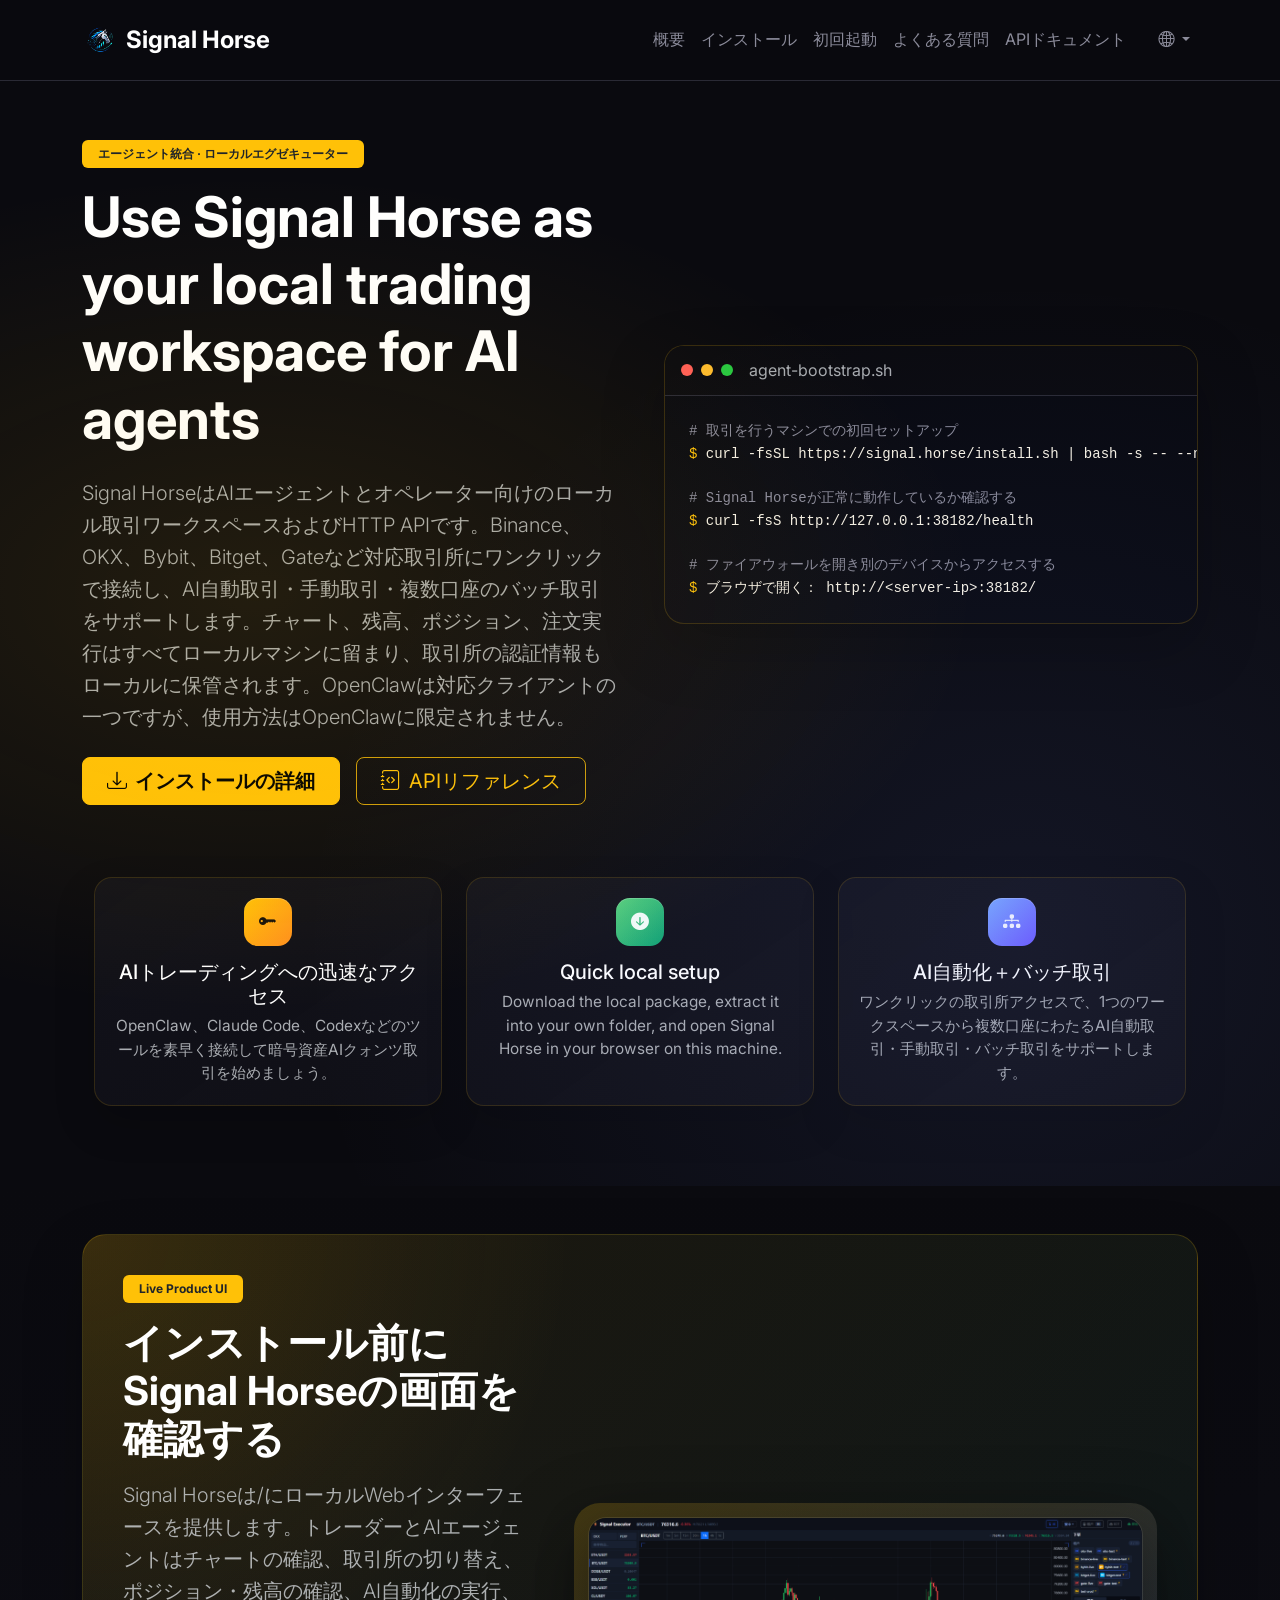
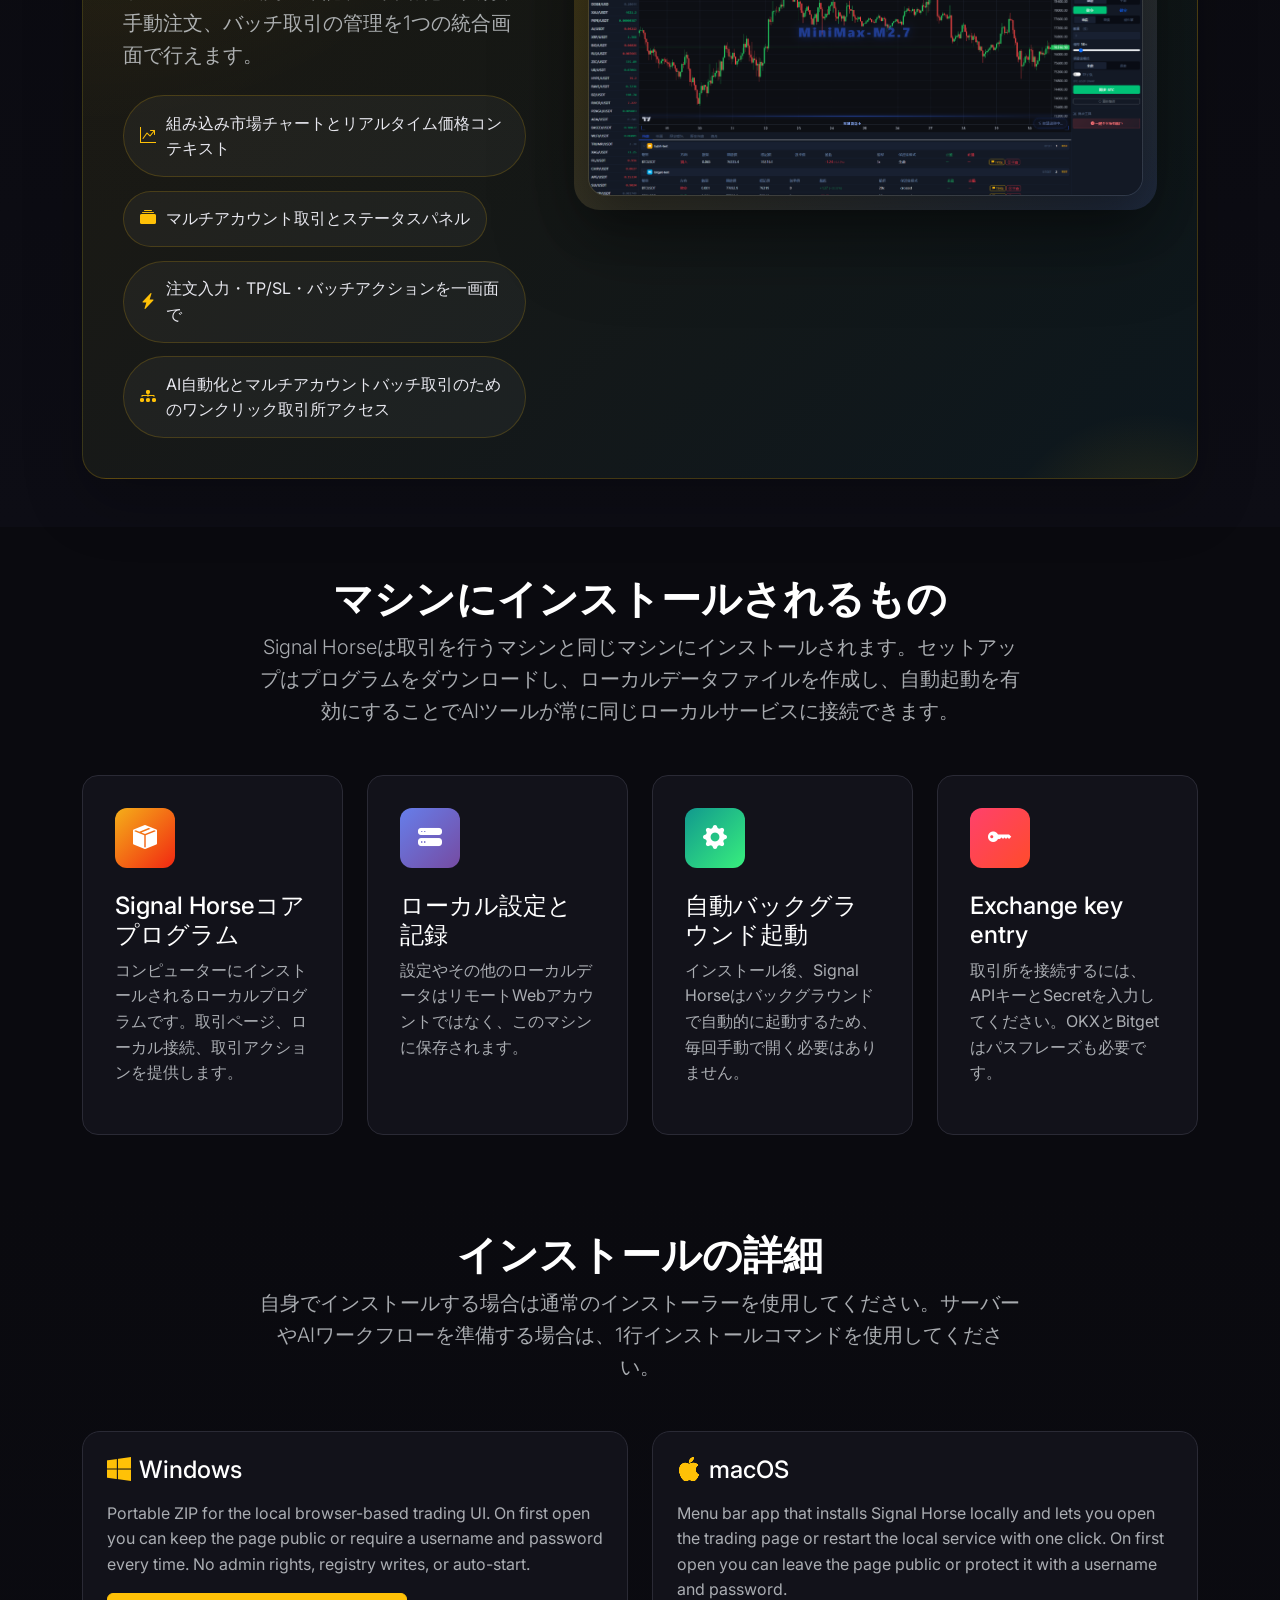
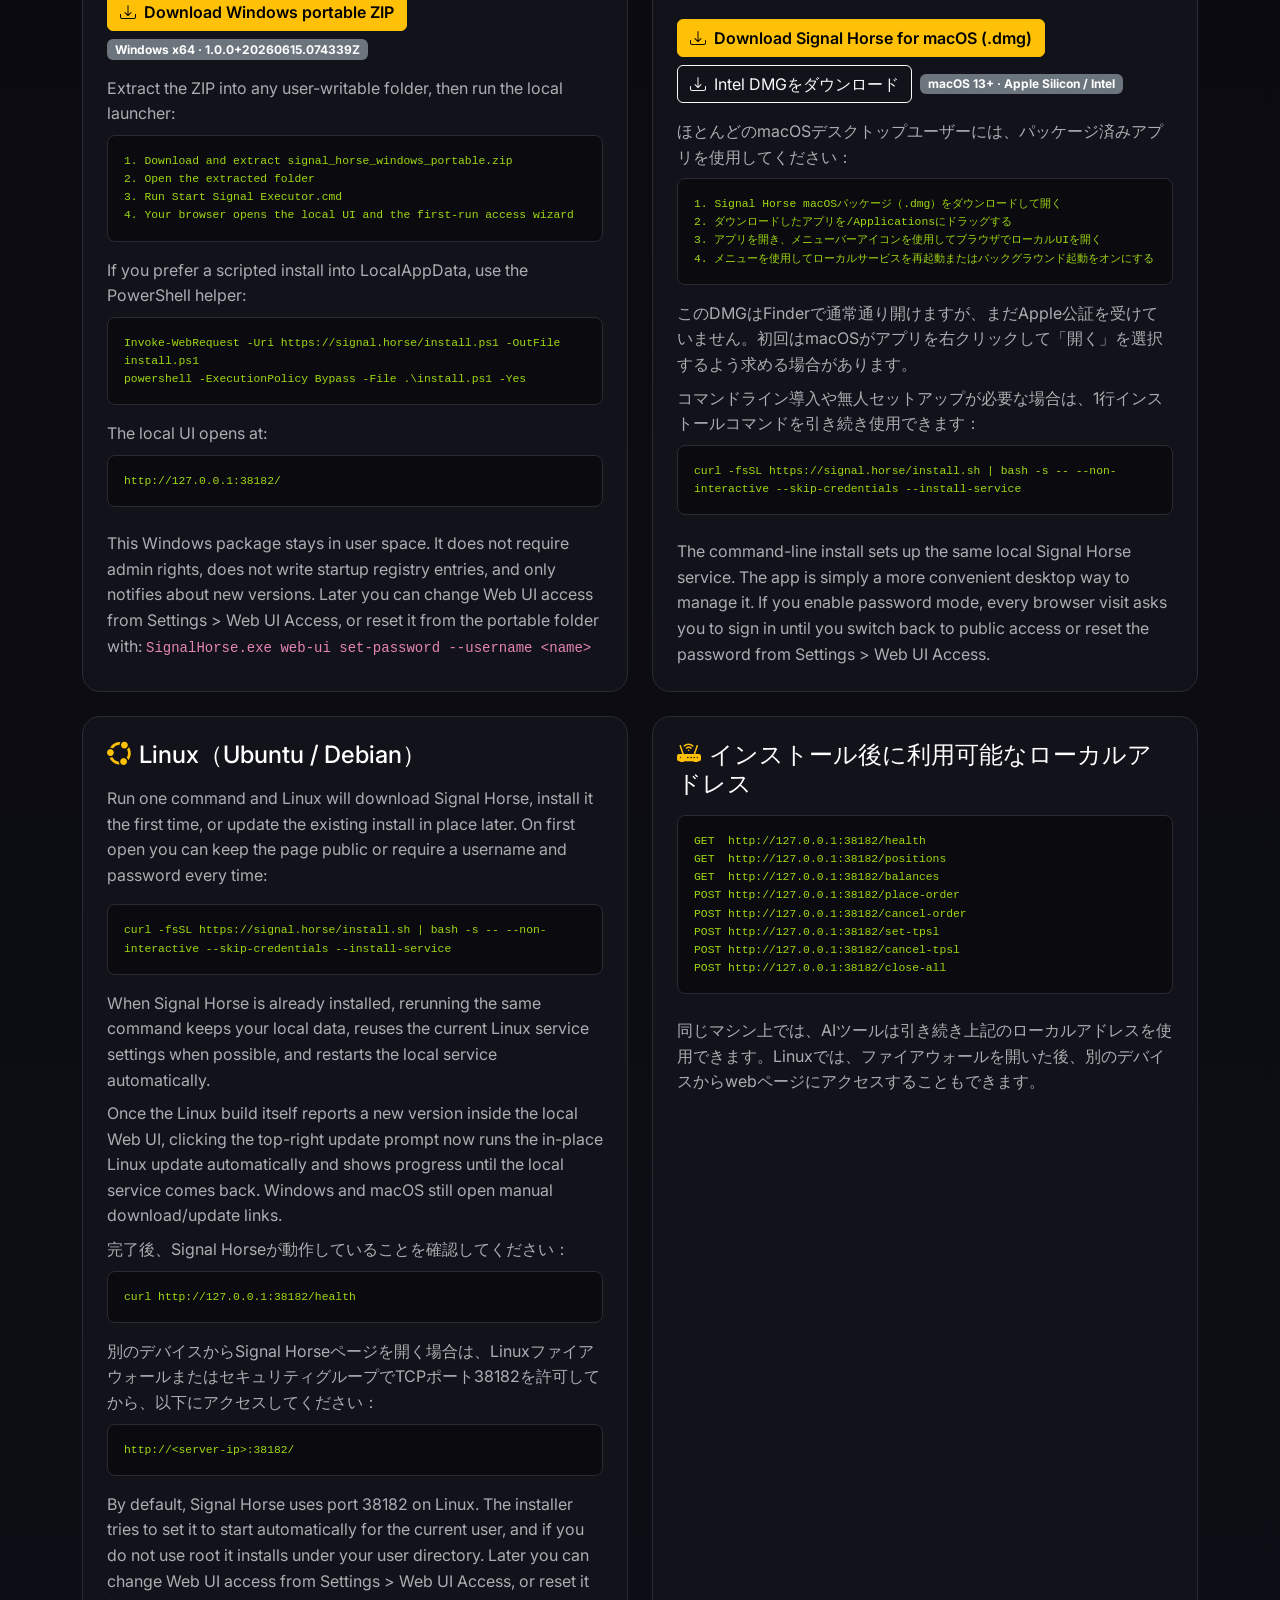
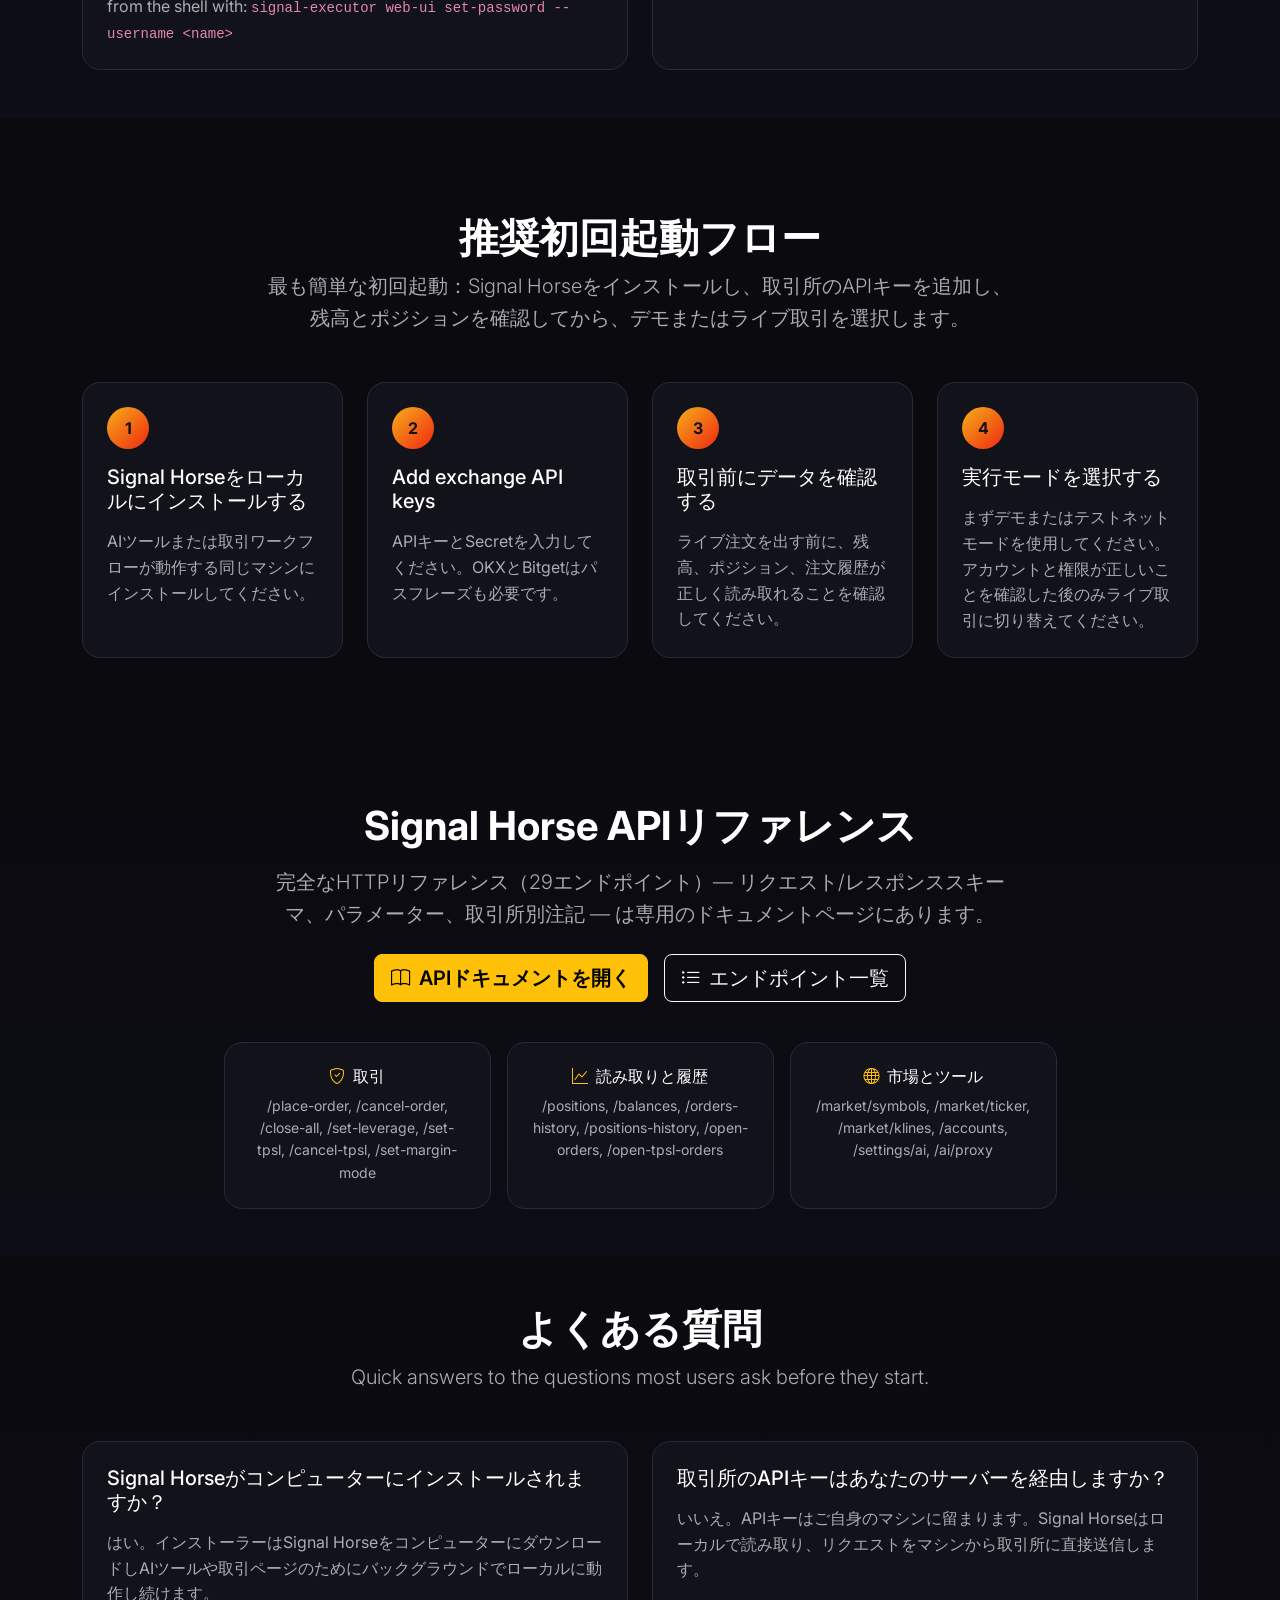
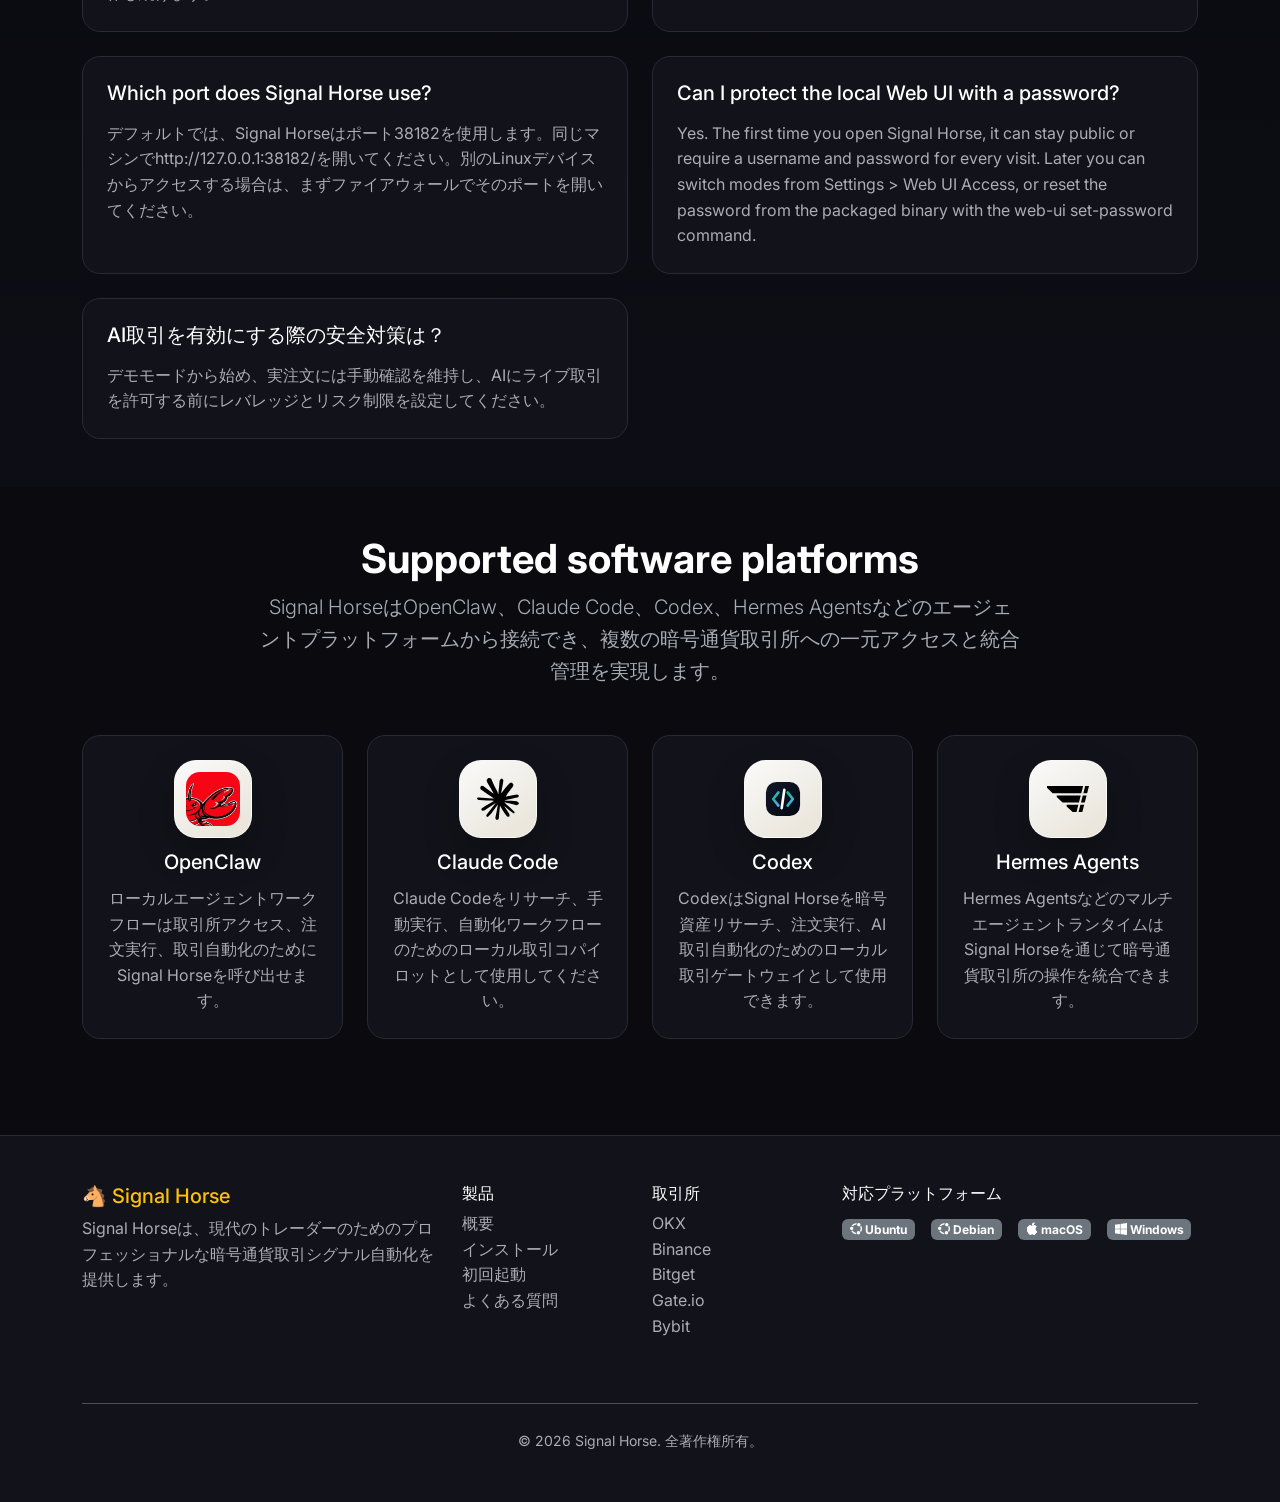
<file: ja/index.html>
﻿<!DOCTYPE html>
<html lang="ja" data-bs-theme="dark">
<head>
    <meta charset="UTF-8">
    <meta name="viewport" content="width=device-width, initial-scale=1.0">
    <title>Signal Horse - ローカルエージェント取引セットアップ</title>
    <meta name="description" content="Signal Horse is a high-performance platform for automated crypto trading signal execution and order routing.">
    <meta property="og:title" content="Signal Horse">
    <meta property="og:description" content="Automate trading signal execution across exchanges with speed, security, and control.">
    <meta property="og:type" content="website">
    <meta property="og:url" content="https://signal.horse/">
    <meta name="twitter:card" content="summary">
    <meta name="twitter:title" content="Signal Horse">
    <meta name="twitter:description" content="Automate trading signal execution across exchanges with speed, security, and control.">
    <link rel="canonical" href="https://signal.horse/">
    <link rel="icon" type="image/png" href="/static/img/logo_tr.png">
    
    <!-- Bootstrap 5 -->
    <link href="https://cdn.jsdelivr.net/npm/bootstrap@5.3.2/dist/css/bootstrap.min.css" rel="stylesheet">
    <!-- Bootstrap Icons -->
    <link href="https://cdn.jsdelivr.net/npm/bootstrap-icons@1.11.2/font/bootstrap-icons.css" rel="stylesheet">
    <!-- Google Fonts -->
    <link href="https://fonts.googleapis.com/css2?family=Inter:wght@300;400;500;600;700&display=swap" rel="stylesheet">
    <!-- Custom CSS -->
    <link href="/static/css/style.css?v=20260421-1" rel="stylesheet">
    
</head>
<body>
    <!-- Navigation -->
    <nav class="navbar navbar-expand-lg navbar-dark fixed-top">
        <div class="container">
            <a class="navbar-brand d-flex align-items-center" href="/ja/">
                <img src="/static/img/logo_tr.png" alt="Signal Horse" height="36" class="me-2">
                <span class="fw-bold">Signal Horse</span>
            </a>
            
            <button class="navbar-toggler" type="button" data-bs-toggle="collapse" data-bs-target="#navbarNav">
                <span class="navbar-toggler-icon"></span>
            </button>
            
            <div class="collapse navbar-collapse" id="navbarNav">
                <ul class="navbar-nav ms-auto align-items-center">
                    <li class="nav-item">
                        <a class="nav-link" href="/ja/#overview">概要</a>
                    </li>
                    <li class="nav-item">
                        <a class="nav-link" href="/ja/#install">インストール</a>
                    </li>
                    <li class="nav-item">
                        <a class="nav-link" href="/ja/#flow">初回起動</a>
                    </li>
                    <li class="nav-item">
                        <a class="nav-link" href="/ja/#faq">よくある質問</a>
                    </li>
                    <li class="nav-item">
                        <a class="nav-link" href="https://docs.signal.horse/">APIドキュメント</a>
                    </li>
                    
                    <!-- Language Dropdown -->
                    <li class="nav-item dropdown ms-3">
                        <a class="nav-link dropdown-toggle" href="#" role="button" data-bs-toggle="dropdown">
                            <i class="bi bi-globe2"></i>
                        </a>
                        <ul class="dropdown-menu dropdown-menu-end">
                            <li>
                                <a class="dropdown-item" href="/">English</a>
                            </li>
                            <li>
                                <a class="dropdown-item" href="/zh-hans/">简体中文</a>
                            </li>
                            <li>
                                <a class="dropdown-item" href="/zh-hant/">繁體中文</a>
                            </li>
                            <li>
                                <a class="dropdown-item" href="/de/">Deutsch</a>
                            </li>
                            <li>
                                <a class="dropdown-item" href="/fr/">Français</a>
                            </li>
                            <li>
                                <a class="dropdown-item" href="/it/">Italiano</a>
                            </li>
                            <li>
                                <a class="dropdown-item active" href="/ja/">日本語</a>
                            </li>
                            <li>
                                <a class="dropdown-item" href="/es/">Español</a>
                            </li>
                            <li>
                                <a class="dropdown-item" href="/pt/">Português</a>
                            </li>
                        </ul>
                    </li>
                </ul>
            </div>
        </div>
    </nav>

    <!-- Main Content -->
    <main>
<section class="hero-section skill-guide-hero">
    <div class="hero-bg"></div>
    <div class="container">
        <div class="row align-items-center g-5">
            <div class="col-lg-6">
                <span class="badge bg-warning text-dark mb-3 px-3 py-2">エージェント統合 · ローカルエグゼキューター</span>
                <h1 class="display-4 fw-bold mb-4">Use Signal Horse as your local trading workspace for AI agents</h1>
                <p class="lead text-muted mb-4">Signal HorseはAIエージェントとオペレーター向けのローカル取引ワークスペースおよびHTTP APIです。Binance、OKX、Bybit、Bitget、Gateなど対応取引所にワンクリックで接続し、AI自動取引・手動取引・複数口座のバッチ取引をサポートします。チャート、残高、ポジション、注文実行はすべてローカルマシンに留まり、取引所の認証情報もローカルに保管されます。OpenClawは対応クライアントの一つですが、使用方法はOpenClawに限定されません。</p>
                <div class="d-flex gap-3 flex-wrap mb-4">
                    <a href="#install" class="btn btn-warning btn-lg px-4">
                        <i class="bi bi-download me-2"></i>インストールの詳細
                    </a>
                    <a href="#api-reference" class="btn btn-outline-warning btn-lg px-4">
                        <i class="bi bi-journal-code me-2"></i>APIリファレンス
                    </a>
                </div>
            </div>
            <div class="col-lg-6">
                <div class="hero-terminal">
                    <div class="code-header">
                        <span class="dot red"></span>
                        <span class="dot yellow"></span>
                        <span class="dot green"></span>
                        <span class="ms-2 text-muted">agent-bootstrap.sh</span>
                    </div>
                                        <pre class="code-content mb-0"><code><span class="terminal-comment"># 取引を行うマシンでの初回セットアップ</span>
<span class="terminal-prompt">$</span> curl -fsSL https://signal.horse/install.sh | bash -s -- --non-interactive --skip-credentials --install-service

<span class="terminal-comment"># Signal Horseが正常に動作しているか確認する</span>
<span class="terminal-prompt">$</span> curl -fsS http://127.0.0.1:38182/health

<span class="terminal-comment"># ファイアウォールを開き別のデバイスからアクセスする</span>
<span class="terminal-prompt">$</span> ブラウザで開く： http://&lt;server-ip&gt;:38182/</code></pre>
                </div>
            </div>
        </div>
        <div class="hero-highlights-row row justify-content-center g-3 g-xl-4 mt-4">
            <div class="col-md-6 col-lg-4 d-flex">
                <div class="hero-highlight">
                    <div class="hero-highlight-icon hero-highlight-icon--key" aria-hidden="true">
                        <i class="bi bi-key-fill"></i>
                    </div>
                    <div class="hero-highlight-body">
                        <h5>AIトレーディングへの迅速なアクセス</h5>
                        <p class="text-muted">OpenClaw、Claude Code、Codexなどのツールを素早く接続して暗号資産AIクォンツ取引を始めましょう。</p>
                    </div>
                </div>
            </div>
            <div class="col-md-6 col-lg-4 d-flex">
                <div class="hero-highlight">
                    <div class="hero-highlight-icon hero-highlight-icon--install" aria-hidden="true">
                        <i class="bi bi-arrow-down-circle-fill"></i>
                    </div>
                    <div class="hero-highlight-body">
                        <h5>Quick local setup</h5>
                        <p class="text-muted">Download the local package, extract it into your own folder, and open Signal Horse in your browser on this machine.</p>
                    </div>
                </div>
            </div>
            <div class="col-md-6 col-lg-4 d-flex">
                <div class="hero-highlight">
                    <div class="hero-highlight-icon hero-highlight-icon--automation" aria-hidden="true">
                        <i class="bi bi-diagram-3-fill"></i>
                    </div>
                    <div class="hero-highlight-body">
                        <h5>AI自動化＋バッチ取引</h5>
                        <p class="text-muted">ワンクリックの取引所アクセスで、1つのワークスペースから複数口座にわたるAI自動取引・手動取引・バッチ取引をサポートします。</p>
                    </div>
                </div>
            </div>
        </div>
    </div>
</section>

<section id="product-ui" class="py-5 bg-dark-gradient">
    <div class="container">
        <div class="skill-spotlight ui-showcase">
            <div class="row align-items-center g-4 g-lg-5">
                <div class="col-lg-5">
                    <span class="badge bg-warning text-dark mb-3 px-3 py-2">Live Product UI</span>
                    <h2 class="display-6 fw-bold mb-3">インストール前にSignal Horseの画面を確認する</h2>
                    <p class="lead text-muted mb-4">Signal Horseは/にローカルWebインターフェースを提供します。トレーダーとAIエージェントはチャートの確認、取引所の切り替え、ポジション・残高の確認、AI自動化の実行、手動注文、バッチ取引の管理を1つの統合画面で行えます。</p>
                    <div class="ui-showcase-metrics">
                        <div class="ui-showcase-chip">
                            <i class="bi bi-graph-up-arrow"></i>
                            <span>組み込み市場チャートとリアルタイム価格コンテキスト</span>
                        </div>
                        <div class="ui-showcase-chip">
                            <i class="bi bi-collection-fill"></i>
                            <span>マルチアカウント取引とステータスパネル</span>
                        </div>
                        <div class="ui-showcase-chip">
                            <i class="bi bi-lightning-charge-fill"></i>
                            <span>注文入力・TP/SL・バッチアクションを一画面で</span>
                        </div>
                        <div class="ui-showcase-chip">
                            <i class="bi bi-diagram-3-fill"></i>
                            <span>AI自動化とマルチアカウントバッチ取引のためのワンクリック取引所アクセス</span>
                        </div>
                    </div>
                </div>
                <div class="col-lg-7">
                    <div class="ui-showcase-frame">
                        <img
                            src="/static/img/signal-executor-ui-demo.png"
                            alt="Signal Horse取引UIのスクリーンショット"
                            class="img-fluid ui-showcase-image"
                            loading="lazy"
                        >
                    </div>
                </div>
            </div>
        </div>
    </div>
</section>

<section id="overview" class="py-5">
    <div class="container">
        <div class="text-center mb-5">
            <h2 class="display-6 fw-bold">マシンにインストールされるもの</h2>
            <p class="lead text-muted section-lead">Signal Horseは取引を行うマシンと同じマシンにインストールされます。セットアップはプログラムをダウンロードし、ローカルデータファイルを作成し、自動起動を有効にすることでAIツールが常に同じローカルサービスに接続できます。</p>
        </div>
        <div class="row g-4">
            <div class="col-md-6 col-xl-3">
                <div class="feature-card h-100">
                    <div class="feature-icon bg-gradient-warning">
                        <i class="bi bi-box-seam-fill"></i>
                    </div>
                    <h4>Signal Horseコアプログラム</h4>
                    <p class="text-muted">コンピューターにインストールされるローカルプログラムです。取引ページ、ローカル接続、取引アクションを提供します。</p>
                </div>
            </div>
            <div class="col-md-6 col-xl-3">
                <div class="feature-card h-100">
                    <div class="feature-icon bg-gradient-info">
                        <i class="bi bi-hdd-stack-fill"></i>
                    </div>
                    <h4>ローカル設定と記録</h4>
                    <p class="text-muted">設定やその他のローカルデータはリモートWebアカウントではなく、このマシンに保存されます。</p>
                </div>
            </div>
            <div class="col-md-6 col-xl-3">
                <div class="feature-card h-100">
                    <div class="feature-icon bg-gradient-success">
                        <i class="bi bi-gear-fill"></i>
                    </div>
                    <h4>自動バックグラウンド起動</h4>
                    <p class="text-muted">インストール後、Signal Horseはバックグラウンドで自動的に起動するため、毎回手動で開く必要はありません。</p>
                </div>
            </div>
            <div class="col-md-6 col-xl-3">
                <div class="feature-card h-100">
                    <div class="feature-icon bg-gradient-danger">
                        <i class="bi bi-key-fill"></i>
                    </div>
                    <h4>Exchange key entry</h4>
                    <p class="text-muted">取引所を接続するには、APIキーとSecretを入力してください。OKXとBitgetはパスフレーズも必要です。</p>
                </div>
            </div>
        </div>
    </div>
</section>

<section id="install" class="py-5 bg-dark-gradient">
    <div class="container">
        <div class="text-center mb-5">
            <h2 class="display-6 fw-bold">インストールの詳細</h2>
            <p class="lead text-muted section-lead">自身でインストールする場合は通常のインストーラーを使用してください。サーバーやAIワークフローを準備する場合は、1行インストールコマンドを使用してください。</p>
        </div>
        <div class="row g-4">
            <div class="col-lg-6">
                <div class="install-platform-card h-100">
                    <h4><i class="bi bi-windows text-warning me-2"></i>Windows</h4>
                    <p class="text-muted">Portable ZIP for the local browser-based trading UI. On first open you can keep the page public or require a username and password every time. No admin rights, registry writes, or auto-start.</p>
                    <div class="d-flex gap-2 flex-wrap mb-3">
                        <a href="https://signal.horse/releases/latest/signal_horse_windows_portable.zip" class="btn btn-warning"><i class="bi bi-download me-2"></i>Download Windows portable ZIP</a>
                        <span class="badge bg-secondary align-self-center">Windows x64 · 1.0.0+20260615.074339Z</span>
                    </div>
                    <p class="text-muted mb-2">Extract the ZIP into any user-writable folder, then run the local launcher:</p>
                    <div class="code-block mb-3">
                        <pre class="mb-0 guide-code">1. Download and extract signal_horse_windows_portable.zip
2. Open the extracted folder
3. Run Start Signal Executor.cmd
4. Your browser opens the local UI and the first-run access wizard</pre>
                    </div>
                    <p class="text-muted mb-2">If you prefer a scripted install into LocalAppData, use the PowerShell helper:</p>
                    <div class="code-block mb-3">
                        <pre class="mb-0 guide-code">Invoke-WebRequest -Uri https://signal.horse/install.ps1 -OutFile install.ps1
powershell -ExecutionPolicy Bypass -File .\install.ps1 -Yes</pre>
                    </div>
                    <p class="text-muted mb-2">The local UI opens at:</p>
                    <div class="code-block mb-4">
                        <pre class="mb-0 guide-code">http://127.0.0.1:38182/</pre>
                    </div>
                    <p class="text-muted mb-0">This Windows package stays in user space. It does not require admin rights, does not write startup registry entries, and only notifies about new versions. Later you can change Web UI access from Settings &gt; Web UI Access, or reset it from the portable folder with: <code>SignalHorse.exe web-ui set-password --username &lt;name&gt;</code></p>
                </div>
            </div>
            <div class="col-lg-6">
                <div class="install-platform-card h-100">
                    <h4><i class="bi bi-apple text-warning me-2"></i>macOS</h4>
                    <p class="text-muted">Menu bar app that installs Signal Horse locally and lets you open the trading page or restart the local service with one click. On first open you can leave the page public or protect it with a username and password.</p>
                    <div class="d-flex gap-2 flex-wrap mb-3">
                        <a href="https://signal.horse/releases/latest/signal_executor_darwin_arm64.dmg" class="btn btn-warning"><i class="bi bi-download me-2"></i>Download Signal Horse for macOS (.dmg)</a>
                        <a href="https://signal.horse/releases/latest/signal_executor_darwin_amd64.dmg" class="btn btn-outline-light"><i class="bi bi-download me-2"></i>Intel DMGをダウンロード</a>
                        <span class="badge bg-secondary align-self-center">macOS 13+ · Apple Silicon / Intel</span>
                    </div>
                    <p class="text-muted mb-2">ほとんどのmacOSデスクトップユーザーには、パッケージ済みアプリを使用してください：</p>
                    <div class="code-block mb-3">
                        <pre class="mb-0 guide-code">1. Signal Horse macOSパッケージ（.dmg）をダウンロードして開く
2. ダウンロードしたアプリを/Applicationsにドラッグする
3. アプリを開き、メニューバーアイコンを使用してブラウザでローカルUIを開く
4. メニューを使用してローカルサービスを再起動またはバックグラウンド起動をオンにする</pre>
                    </div>
                    <p class="text-muted mb-2">このDMGはFinderで通常通り開けますが、まだApple公証を受けていません。初回はmacOSがアプリを右クリックして「開く」を選択するよう求める場合があります。</p>
                    <p class="text-muted mb-2">コマンドライン導入や無人セットアップが必要な場合は、1行インストールコマンドを引き続き使用できます：</p>
                    <div class="code-block mb-4">
                        <pre class="mb-0 guide-code">curl -fsSL https://signal.horse/install.sh | bash -s -- --non-interactive --skip-credentials --install-service</pre>
                    </div>
                    <p class="text-muted mb-0">The command-line install sets up the same local Signal Horse service. The app is simply a more convenient desktop way to manage it. If you enable password mode, every browser visit asks you to sign in until you switch back to public access or reset the password from Settings &gt; Web UI Access.</p>
                </div>
            </div>
            <div class="col-lg-6">
                <div class="install-platform-card h-100">
                    <h4><i class="bi bi-ubuntu text-warning me-2"></i>Linux（Ubuntu / Debian）</h4>
                    <p class="text-muted">Run one command and Linux will download Signal Horse, install it the first time, or update the existing install in place later. On first open you can keep the page public or require a username and password every time:</p>
                    <div class="code-block mb-3">
                        <pre class="mb-0 guide-code">curl -fsSL https://signal.horse/install.sh | bash -s -- --non-interactive --skip-credentials --install-service</pre>
                    </div>
                    <p class="text-muted mb-2">When Signal Horse is already installed, rerunning the same command keeps your local data, reuses the current Linux service settings when possible, and restarts the local service automatically.</p>
                    <p class="text-muted mb-2">Once the Linux build itself reports a new version inside the local Web UI, clicking the top-right update prompt now runs the in-place Linux update automatically and shows progress until the local service comes back. Windows and macOS still open manual download/update links.</p>
                    <p class="text-muted mb-2">完了後、Signal Horseが動作していることを確認してください：</p>
                    <div class="code-block mb-3">
                        <pre class="mb-0 guide-code">curl http://127.0.0.1:38182/health</pre>
                    </div>
                    <p class="text-muted mb-2">別のデバイスからSignal Horseページを開く場合は、LinuxファイアウォールまたはセキュリティグループでTCPポート38182を許可してから、以下にアクセスしてください：</p>
                    <div class="code-block mb-3">
                        <pre class="mb-0 guide-code">http://&lt;server-ip&gt;:38182/</pre>
                    </div>
                    <p class="text-muted mb-0">By default, Signal Horse uses port 38182 on Linux. The installer tries to set it to start automatically for the current user, and if you do not use root it installs under your user directory. Later you can change Web UI access from Settings &gt; Web UI Access, or reset it from the shell with: <code>signal-executor web-ui set-password --username &lt;name&gt;</code></p>
                </div>
            </div>
            <div class="col-lg-6">
                <div class="install-platform-card h-100">
                    <h4><i class="bi bi-router-fill text-warning me-2"></i>インストール後に利用可能なローカルアドレス</h4>
                    <div class="code-block mb-4">
                        <pre class="mb-0 guide-code">GET  http://127.0.0.1:38182/health
GET  http://127.0.0.1:38182/positions
GET  http://127.0.0.1:38182/balances
POST http://127.0.0.1:38182/place-order
POST http://127.0.0.1:38182/cancel-order
POST http://127.0.0.1:38182/set-tpsl
POST http://127.0.0.1:38182/cancel-tpsl
POST http://127.0.0.1:38182/close-all</pre>
                    </div>
                    <p class="text-muted mb-0">同じマシン上では、AIツールは引き続き上記のローカルアドレスを使用できます。Linuxでは、ファイアウォールを開いた後、別のデバイスからwebページにアクセスすることもできます。</p>
                </div>
            </div>
        </div>
    </div>
</section>

<section id="flow" class="py-5 my-5">
    <div class="container">
        <div class="text-center mb-5">
            <h2 class="display-6 fw-bold">推奨初回起動フロー</h2>
            <p class="lead text-muted section-lead">最も簡単な初回起動：Signal Horseをインストールし、取引所のAPIキーを追加し、残高とポジションを確認してから、デモまたはライブ取引を選択します。</p>
        </div>
        <div class="row g-4">
            <div class="col-md-6 col-xl-3">
                <div class="step-card h-100">
                    <div class="step-number">1</div>
                    <h5>Signal Horseをローカルにインストールする</h5>
                    <p class="text-muted">AIツールまたは取引ワークフローが動作する同じマシンにインストールしてください。</p>
                </div>
            </div>
            <div class="col-md-6 col-xl-3">
                <div class="step-card h-100">
                    <div class="step-number">2</div>
                    <h5>Add exchange API keys</h5>
                    <p class="text-muted">APIキーとSecretを入力してください。OKXとBitgetはパスフレーズも必要です。</p>
                </div>
            </div>
            <div class="col-md-6 col-xl-3">
                <div class="step-card h-100">
                    <div class="step-number">3</div>
                    <h5>取引前にデータを確認する</h5>
                    <p class="text-muted">ライブ注文を出す前に、残高、ポジション、注文履歴が正しく読み取れることを確認してください。</p>
                </div>
            </div>
            <div class="col-md-6 col-xl-3">
                <div class="step-card h-100">
                    <div class="step-number">4</div>
                    <h5>実行モードを選択する</h5>
                    <p class="text-muted">まずデモまたはテストネットモードを使用してください。アカウントと権限が正しいことを確認した後のみライブ取引に切り替えてください。</p>
                </div>
            </div>
        </div>
    </div>
</section>

<section id="api-reference" class="py-5 bg-dark-gradient">
    <div class="container">
        <div class="text-center">
            <h2 class="display-6 fw-bold">Signal Horse APIリファレンス</h2>
            <p class="lead text-muted section-lead mt-3">完全なHTTPリファレンス（29エンドポイント）— リクエスト/レスポンススキーマ、パラメーター、取引所別注記 — は専用のドキュメントページにあります。</p>
            <div class="d-flex gap-3 justify-content-center flex-wrap mt-4">
                <a href="https://docs.signal.horse/" class="btn btn-warning btn-lg"><i class="bi bi-book me-2"></i>APIドキュメントを開く</a>
                <a href="https://docs.signal.horse/#api-reference" class="btn btn-outline-light btn-lg"><i class="bi bi-list-ul me-2"></i>エンドポイント一覧</a>
            </div>
            <div class="row g-3 justify-content-center mt-4">
                <div class="col-md-4 col-lg-3">
                    <div class="step-card h-100">
                        <h6 class="mb-2"><i class="bi bi-shield-check text-warning me-2"></i>取引</h6>
                        <p class="text-muted small mb-0">/place-order, /cancel-order, /close-all, /set-leverage, /set-tpsl, /cancel-tpsl, /set-margin-mode</p>
                    </div>
                </div>
                <div class="col-md-4 col-lg-3">
                    <div class="step-card h-100">
                        <h6 class="mb-2"><i class="bi bi-graph-up text-warning me-2"></i>読み取りと履歴</h6>
                        <p class="text-muted small mb-0">/positions, /balances, /orders-history, /positions-history, /open-orders, /open-tpsl-orders</p>
                    </div>
                </div>
                <div class="col-md-4 col-lg-3">
                    <div class="step-card h-100">
                        <h6 class="mb-2"><i class="bi bi-globe text-warning me-2"></i>市場とツール</h6>
                        <p class="text-muted small mb-0">/market/symbols, /market/ticker, /market/klines, /accounts, /settings/ai, /ai/proxy</p>
                    </div>
                </div>
            </div>
        </div>
    </div>
</section>

<section id="faq" class="py-5 bg-dark-gradient">
    <div class="container">
        <div class="text-center mb-5">
            <h2 class="display-6 fw-bold">よくある質問</h2>
            <p class="lead text-muted section-lead">Quick answers to the questions most users ask before they start.</p>
        </div>
        <div class="row g-4">
            <div class="col-lg-6">
                <div class="faq-card h-100">
                    <h5>Signal Horseがコンピューターにインストールされますか？</h5>
                    <p class="text-muted">はい。インストーラーはSignal HorseをコンピューターにダウンロードしAIツールや取引ページのためにバックグラウンドでローカルに動作し続けます。</p>
                </div>
            </div>
            <div class="col-lg-6">
                <div class="faq-card h-100">
                    <h5>取引所のAPIキーはあなたのサーバーを経由しますか？</h5>
                    <p class="text-muted">いいえ。APIキーはご自身のマシンに留まります。Signal Horseはローカルで読み取り、リクエストをマシンから取引所に直接送信します。</p>
                </div>
            </div>
            <div class="col-lg-6">
                <div class="faq-card h-100">
                    <h5>Which port does Signal Horse use?</h5>
                    <p class="text-muted">デフォルトでは、Signal Horseはポート38182を使用します。同じマシンでhttp://127.0.0.1:38182/を開いてください。別のLinuxデバイスからアクセスする場合は、まずファイアウォールでそのポートを開いてください。</p>
                </div>
            </div>
            <div class="col-lg-6">
                <div class="faq-card h-100">
                    <h5>Can I protect the local Web UI with a password?</h5>
                    <p class="text-muted">Yes. The first time you open Signal Horse, it can stay public or require a username and password for every visit. Later you can switch modes from Settings &gt; Web UI Access, or reset the password from the packaged binary with the web-ui set-password command.</p>
                </div>
            </div>
            <div class="col-lg-6">
                <div class="faq-card h-100">
                    <h5>AI取引を有効にする際の安全対策は？</h5>
                    <p class="text-muted">デモモードから始め、実注文には手動確認を維持し、AIにライブ取引を許可する前にレバレッジとリスク制限を設定してください。</p>
                </div>
            </div>
        </div>
    </div>
</section>

<section id="software-platforms" class="py-5">
    <div class="container">
        <div class="text-center mb-5">
            <h2 class="display-6 fw-bold">Supported software platforms</h2>
            <p class="lead text-muted section-lead">Signal HorseはOpenClaw、Claude Code、Codex、Hermes Agentsなどのエージェントプラットフォームから接続でき、複数の暗号通貨取引所への一元アクセスと統合管理を実現します。</p>
        </div>
        <div class="row g-4">
            <div class="col-md-6 col-lg-3">
                <div class="step-card h-100 text-center software-platform-card">
                    <div class="platform-logo-badge" aria-hidden="true">
                        <img src="/static/img/platforms/openclaw.png" alt="OpenClaw" class="platform-logo-image platform-logo-image--openclaw">
                    </div>
                    <h5 class="mb-2">OpenClaw</h5>
                    <p class="text-muted mb-0">ローカルエージェントワークフローは取引所アクセス、注文実行、取引自動化のためにSignal Horseを呼び出せます。</p>
                </div>
            </div>
            <div class="col-md-6 col-lg-3">
                <div class="step-card h-100 text-center software-platform-card">
                    <div class="platform-logo-badge" aria-hidden="true">
                        <img src="/static/img/platforms/claude-code.svg" alt="Claude Code" class="platform-logo-image">
                    </div>
                    <h5 class="mb-2">Claude Code</h5>
                    <p class="text-muted mb-0">Claude Codeをリサーチ、手動実行、自動化ワークフローのためのローカル取引コパイロットとして使用してください。</p>
                </div>
            </div>
            <div class="col-md-6 col-lg-3">
                <div class="step-card h-100 text-center software-platform-card">
                    <div class="platform-logo-badge" aria-hidden="true">
                        <img src="/static/img/platforms/codex.svg" alt="Codex" class="platform-logo-image">
                    </div>
                    <h5 class="mb-2">Codex</h5>
                    <p class="text-muted mb-0">CodexはSignal Horseを暗号資産リサーチ、注文実行、AI取引自動化のためのローカル取引ゲートウェイとして使用できます。</p>
                </div>
            </div>
            <div class="col-md-6 col-lg-3">
                <div class="step-card h-100 text-center software-platform-card">
                    <div class="platform-logo-badge" aria-hidden="true">
                        <img src="/static/img/platforms/hermes-agents.svg" alt="Hermes Agents" class="platform-logo-image">
                    </div>
                    <h5 class="mb-2">Hermes Agents</h5>
                    <p class="text-muted mb-0">Hermes AgentsなどのマルチエージェントランタイムはSignal Horseを通じて暗号通貨取引所の操作を統合できます。</p>
                </div>
            </div>
        </div>
    </div>
</section>
    </main>

    <!-- Footer -->
    <footer class="footer py-5 mt-5">
        <div class="container">
            <div class="row">
                <div class="col-md-4 mb-4">
                    <h5 class="text-warning"><span aria-hidden="true">🐴</span> Signal Horse</h5>
                    <p class="text-muted">Signal Horseは、現代のトレーダーのためのプロフェッショナルな暗号通貨取引シグナル自動化を提供します。</p>
                </div>
                <div class="col-md-2 mb-4">
                    <h6>製品</h6>
                    <ul class="list-unstyled">
                        <li><a href="/ja/#overview" class="text-muted">概要</a></li>
                        <li><a href="/ja/#install" class="text-muted">インストール</a></li>
                        <li><a href="/ja/#flow" class="text-muted">初回起動</a></li>
                        <li><a href="/ja/#faq" class="text-muted">よくある質問</a></li>
                    </ul>
                </div>
                <div class="col-md-2 mb-4">
                    <h6>取引所</h6>
                    <ul class="list-unstyled">
                        <li><a href="#" class="text-muted">OKX</a></li>
                        <li><a href="#" class="text-muted">Binance</a></li>
                        <li><a href="#" class="text-muted">Bitget</a></li>
                        <li><a href="#" class="text-muted">Gate.io</a></li>
                        <li><a href="#" class="text-muted">Bybit</a></li>
                    </ul>
                </div>
                <div class="col-md-4 mb-4">
                    <h6>対応プラットフォーム</h6>
                    <div class="d-flex gap-3 mt-3">
                        <span class="badge bg-secondary"><i class="bi bi-ubuntu"></i> Ubuntu</span>
                        <span class="badge bg-secondary"><i class="bi bi-ubuntu"></i> Debian</span>
                        <span class="badge bg-secondary"><i class="bi bi-apple"></i> macOS</span>
                        <span class="badge bg-secondary"><i class="bi bi-windows"></i> Windows</span>
                    </div>
                </div>
            </div>
            <hr class="my-4">
            <div class="text-center text-muted">
                <small>&copy; 2026 Signal Horse. 全著作権所有。</small>
            </div>
        </div>
    </footer>

    <!-- Bootstrap JS -->
    <script src="https://cdn.jsdelivr.net/npm/bootstrap@5.3.2/dist/js/bootstrap.bundle.min.js"></script>
    <!-- Custom JS (cache busted) -->
    <script src="/static/js/main.js?v=20260421-1"></script>
    
</body>
</html>
</file>
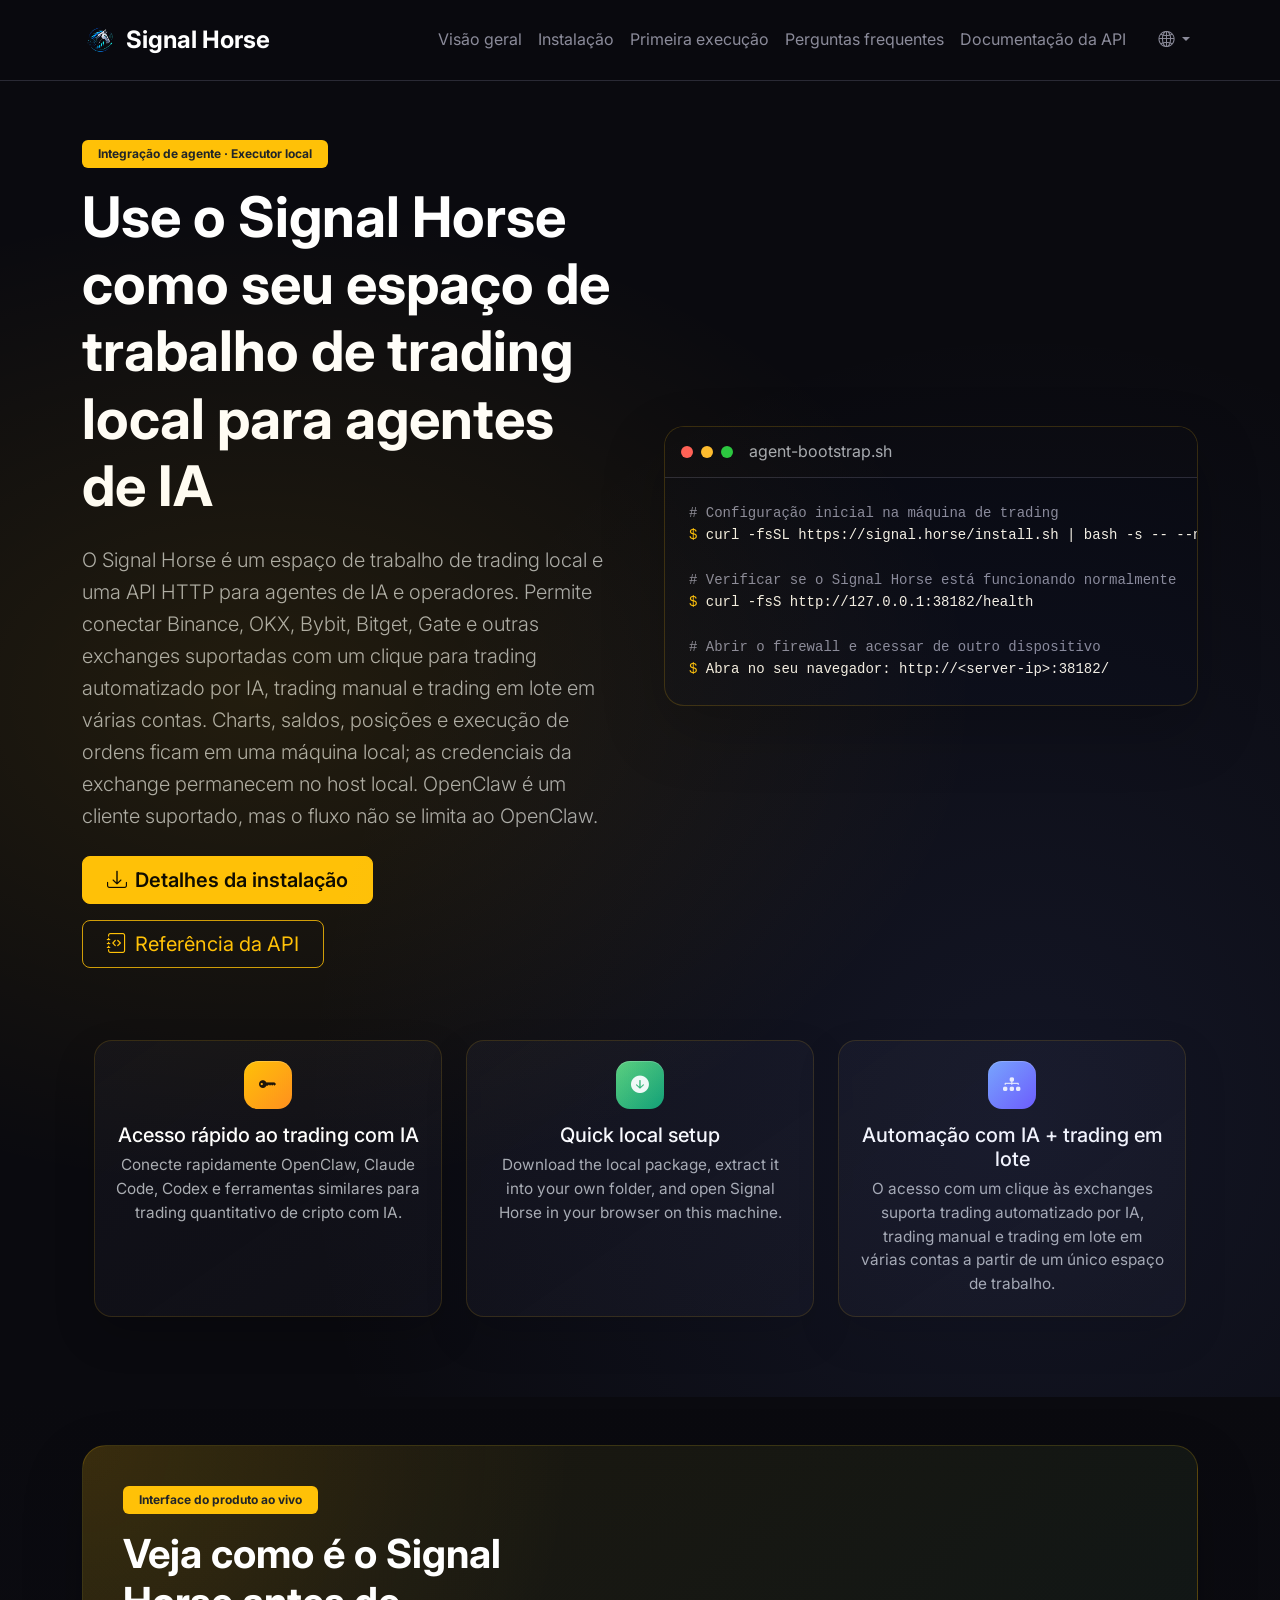
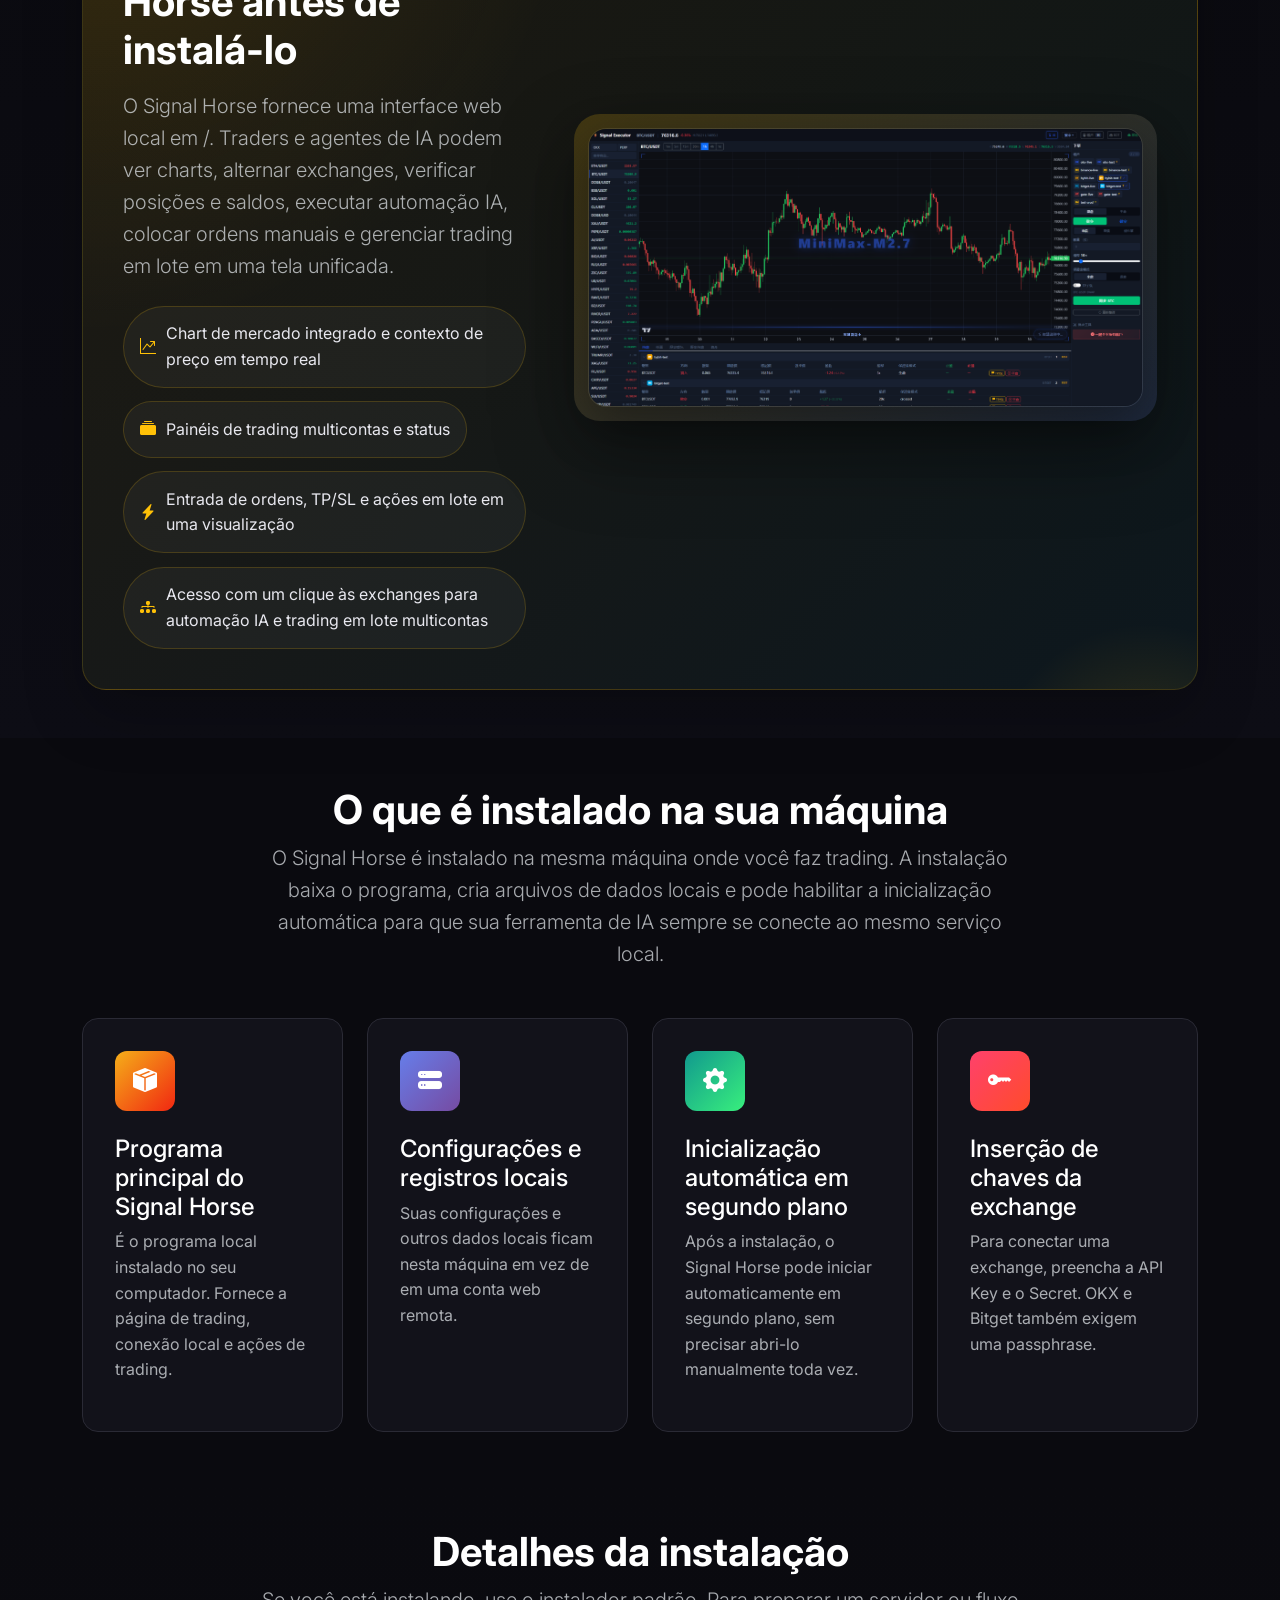
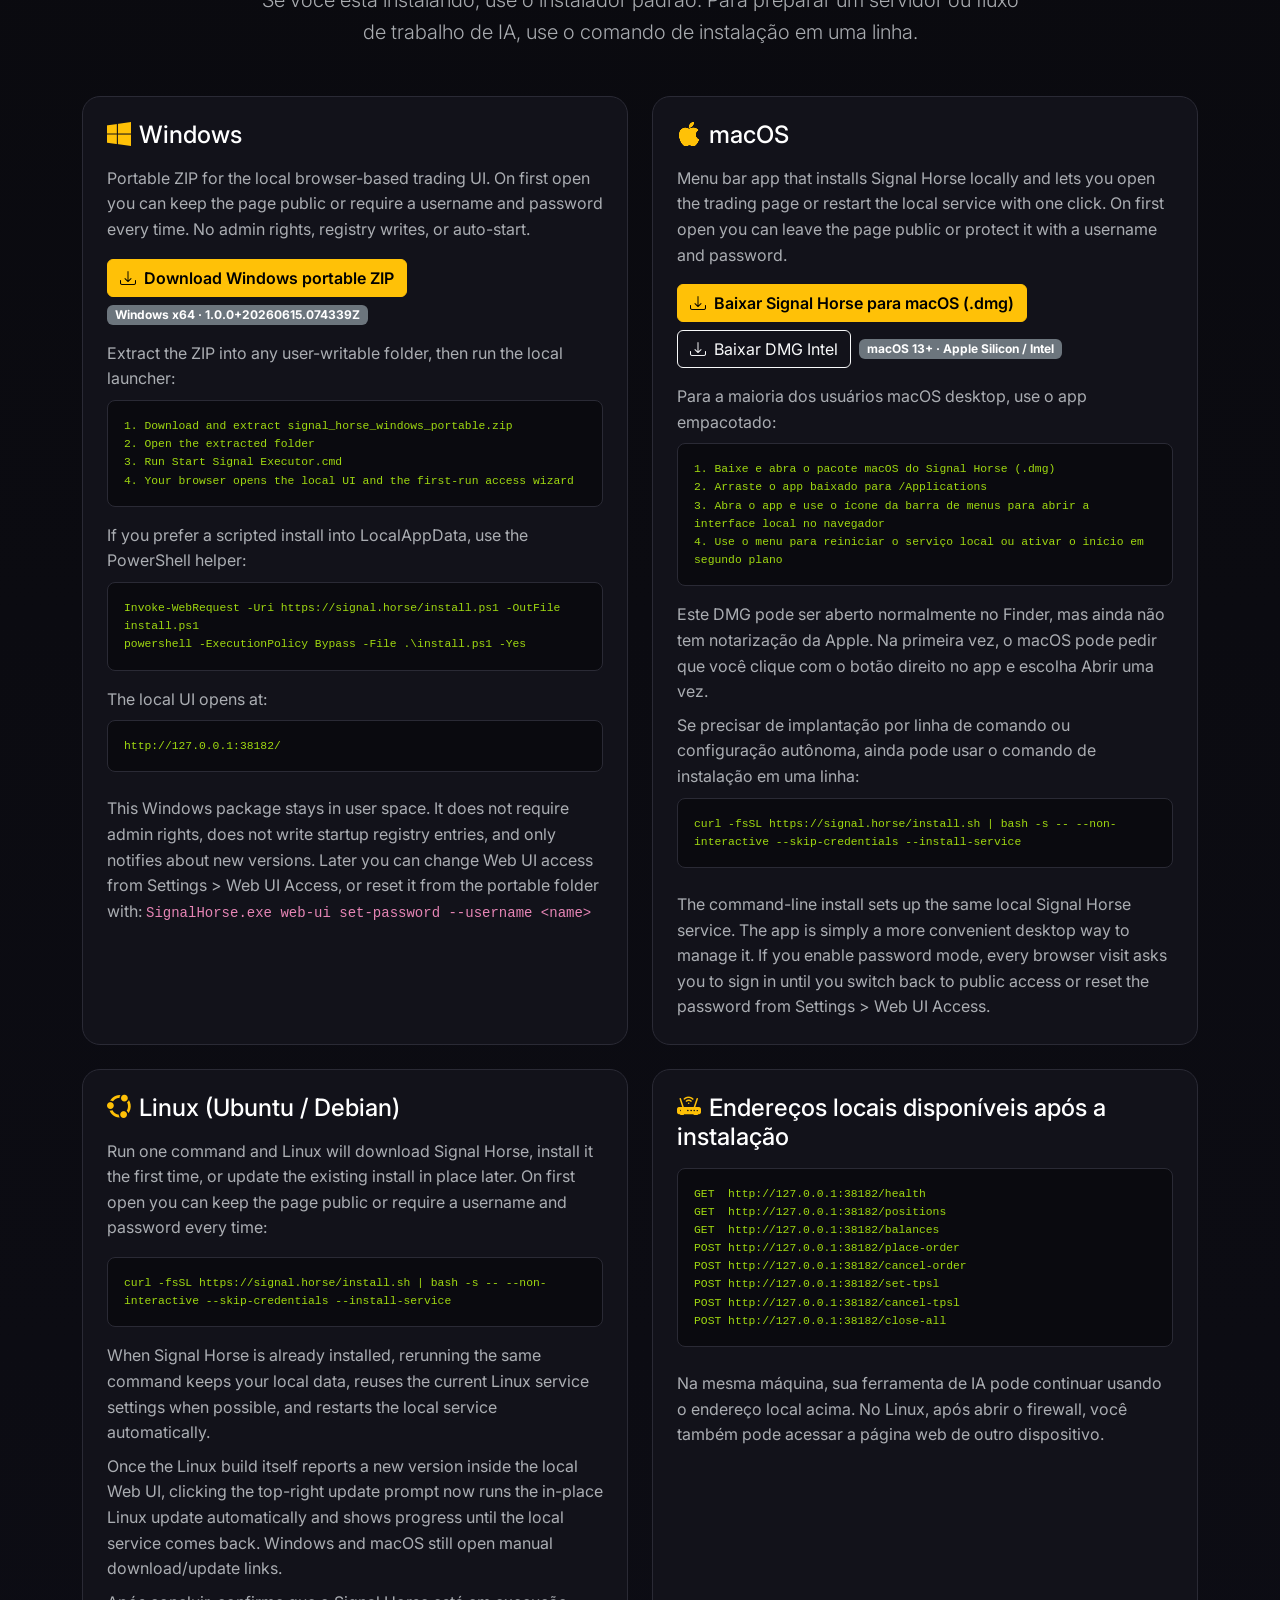
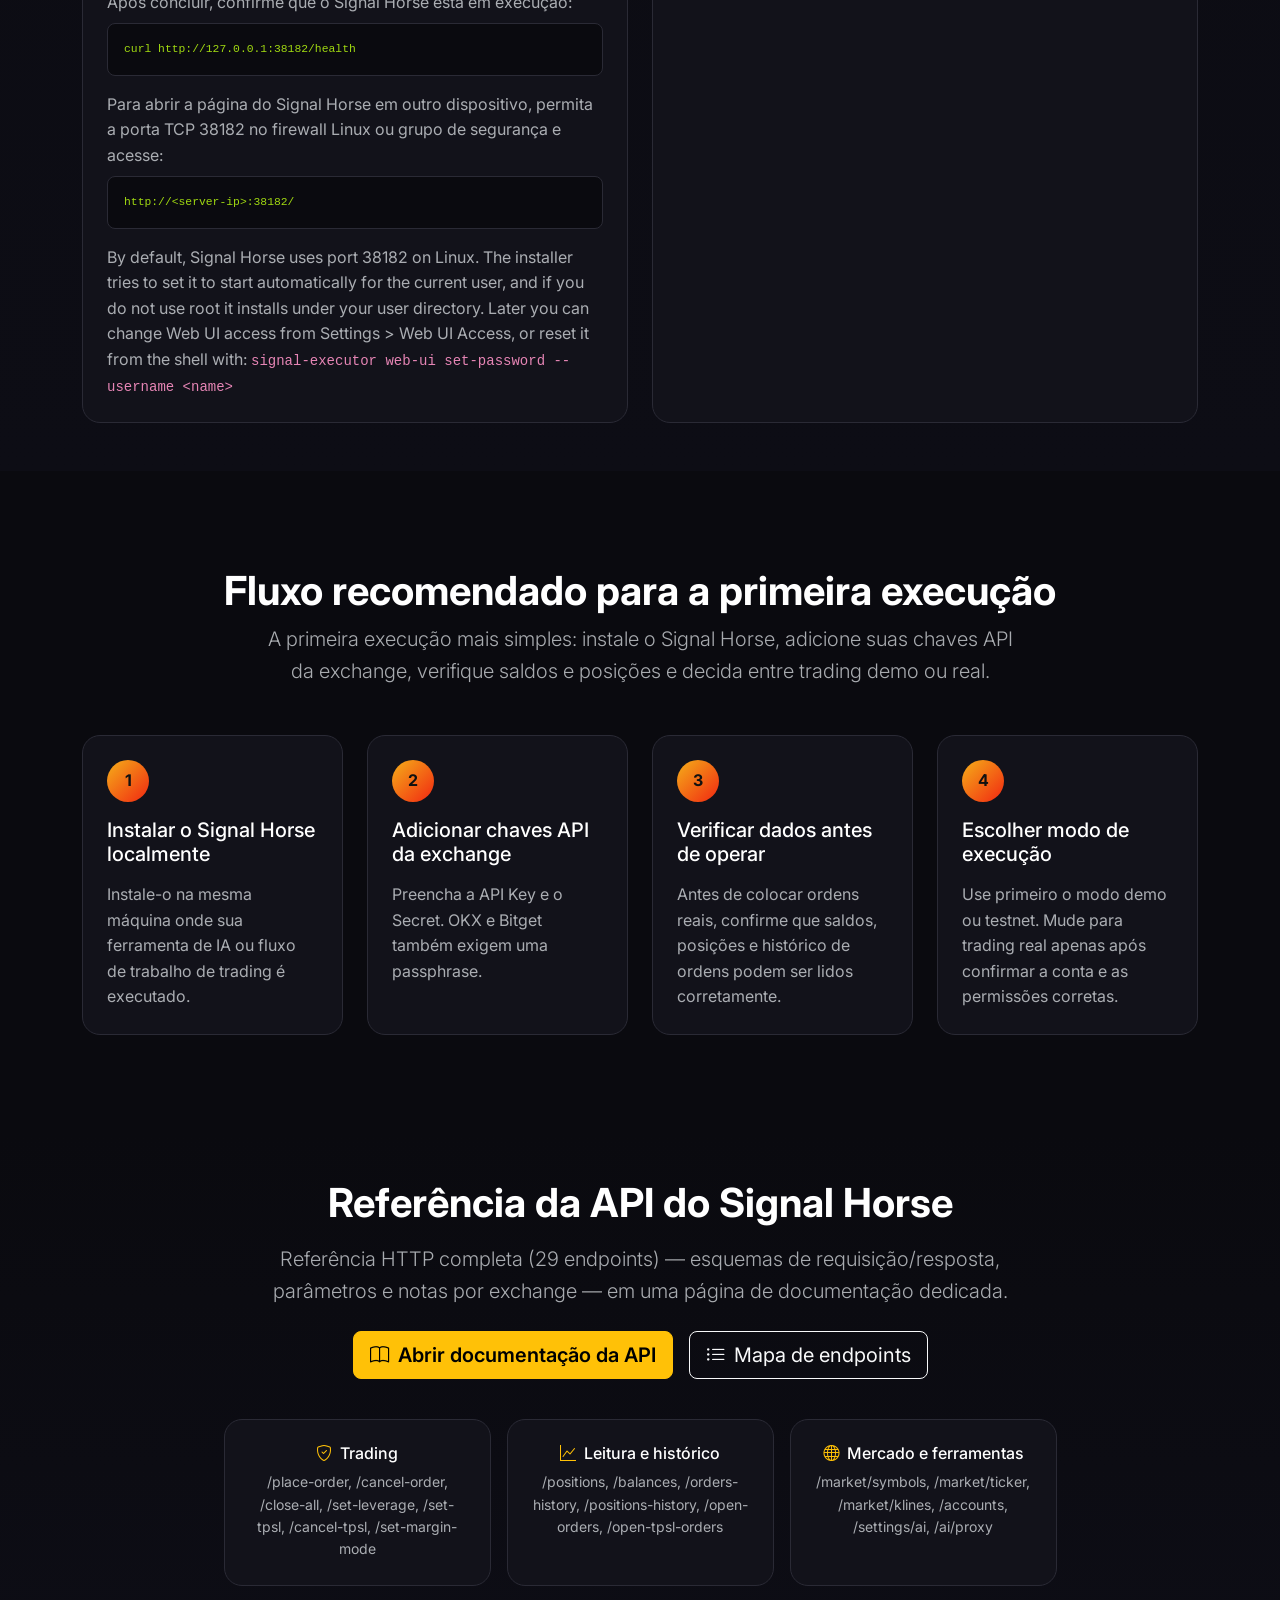
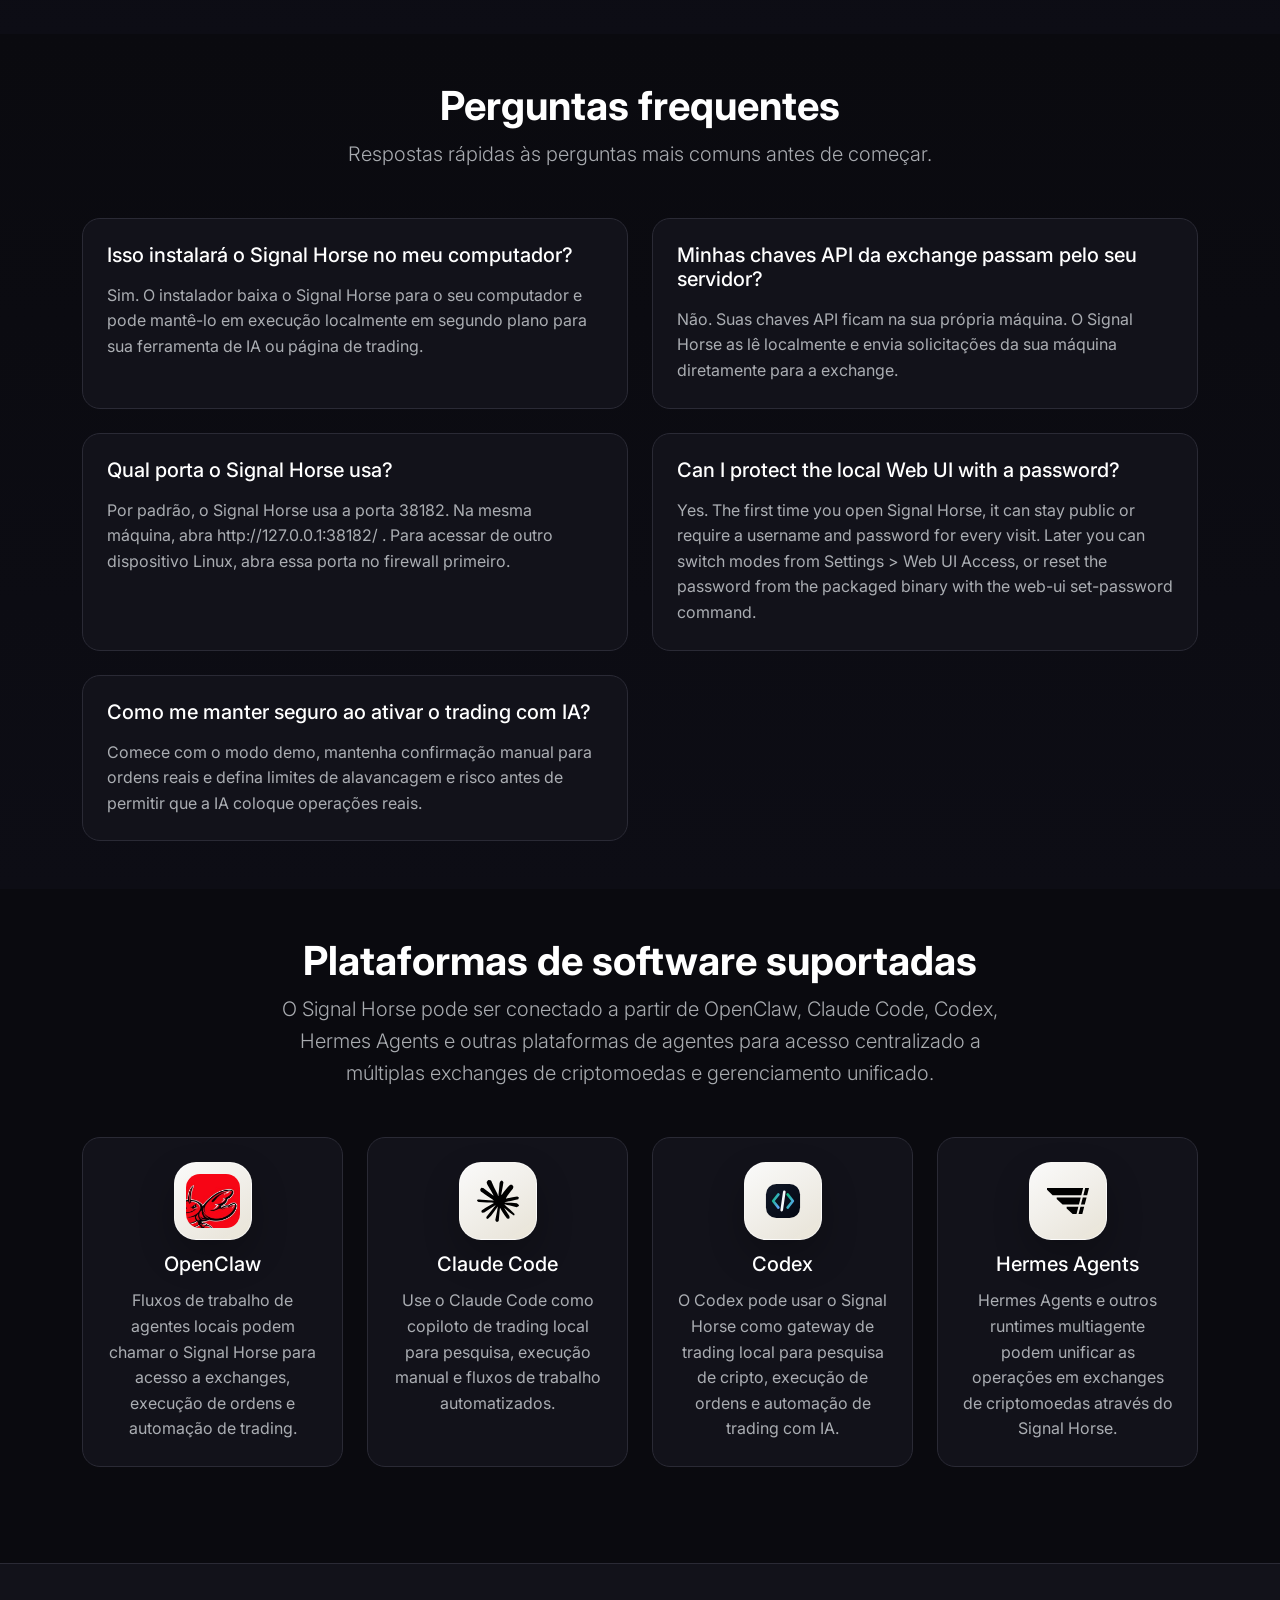
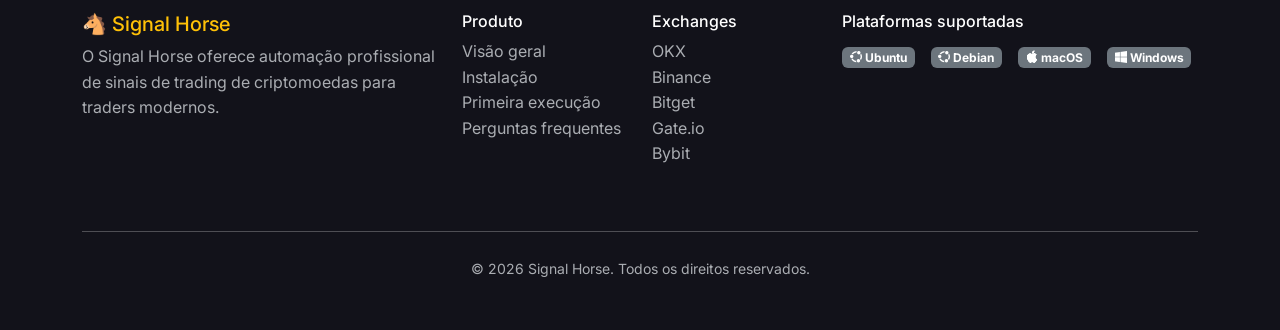
<file: pt/index.html>
﻿<!DOCTYPE html>
<html lang="pt" data-bs-theme="dark">
<head>
    <meta charset="UTF-8">
    <meta name="viewport" content="width=device-width, initial-scale=1.0">
    <title>Signal Horse - Configuração de trading com agente local</title>
    <meta name="description" content="Signal Horse is a high-performance platform for automated crypto trading signal execution and order routing.">
    <meta property="og:title" content="Signal Horse">
    <meta property="og:description" content="Automate trading signal execution across exchanges with speed, security, and control.">
    <meta property="og:type" content="website">
    <meta property="og:url" content="https://signal.horse/">
    <meta name="twitter:card" content="summary">
    <meta name="twitter:title" content="Signal Horse">
    <meta name="twitter:description" content="Automate trading signal execution across exchanges with speed, security, and control.">
    <link rel="canonical" href="https://signal.horse/">
    <link rel="icon" type="image/png" href="/static/img/logo_tr.png">
    
    <!-- Bootstrap 5 -->
    <link href="https://cdn.jsdelivr.net/npm/bootstrap@5.3.2/dist/css/bootstrap.min.css" rel="stylesheet">
    <!-- Bootstrap Icons -->
    <link href="https://cdn.jsdelivr.net/npm/bootstrap-icons@1.11.2/font/bootstrap-icons.css" rel="stylesheet">
    <!-- Google Fonts -->
    <link href="https://fonts.googleapis.com/css2?family=Inter:wght@300;400;500;600;700&display=swap" rel="stylesheet">
    <!-- Custom CSS -->
    <link href="/static/css/style.css?v=20260421-1" rel="stylesheet">
    
</head>
<body>
    <!-- Navigation -->
    <nav class="navbar navbar-expand-lg navbar-dark fixed-top">
        <div class="container">
            <a class="navbar-brand d-flex align-items-center" href="/pt/">
                <img src="/static/img/logo_tr.png" alt="Signal Horse" height="36" class="me-2">
                <span class="fw-bold">Signal Horse</span>
            </a>
            
            <button class="navbar-toggler" type="button" data-bs-toggle="collapse" data-bs-target="#navbarNav">
                <span class="navbar-toggler-icon"></span>
            </button>
            
            <div class="collapse navbar-collapse" id="navbarNav">
                <ul class="navbar-nav ms-auto align-items-center">
                    <li class="nav-item">
                        <a class="nav-link" href="/pt/#overview">Visão geral</a>
                    </li>
                    <li class="nav-item">
                        <a class="nav-link" href="/pt/#install">Instalação</a>
                    </li>
                    <li class="nav-item">
                        <a class="nav-link" href="/pt/#flow">Primeira execução</a>
                    </li>
                    <li class="nav-item">
                        <a class="nav-link" href="/pt/#faq">Perguntas frequentes</a>
                    </li>
                    <li class="nav-item">
                        <a class="nav-link" href="https://docs.signal.horse/">Documentação da API</a>
                    </li>
                    
                    <!-- Language Dropdown -->
                    <li class="nav-item dropdown ms-3">
                        <a class="nav-link dropdown-toggle" href="#" role="button" data-bs-toggle="dropdown">
                            <i class="bi bi-globe2"></i>
                        </a>
                        <ul class="dropdown-menu dropdown-menu-end">
                            <li>
                                <a class="dropdown-item" href="/">English</a>
                            </li>
                            <li>
                                <a class="dropdown-item" href="/zh-hans/">简体中文</a>
                            </li>
                            <li>
                                <a class="dropdown-item" href="/zh-hant/">繁體中文</a>
                            </li>
                            <li>
                                <a class="dropdown-item" href="/de/">Deutsch</a>
                            </li>
                            <li>
                                <a class="dropdown-item" href="/fr/">Français</a>
                            </li>
                            <li>
                                <a class="dropdown-item" href="/it/">Italiano</a>
                            </li>
                            <li>
                                <a class="dropdown-item" href="/ja/">日本語</a>
                            </li>
                            <li>
                                <a class="dropdown-item" href="/es/">Español</a>
                            </li>
                            <li>
                                <a class="dropdown-item active" href="/pt/">Português</a>
                            </li>
                        </ul>
                    </li>
                </ul>
            </div>
        </div>
    </nav>

    <!-- Main Content -->
    <main>
<section class="hero-section skill-guide-hero">
    <div class="hero-bg"></div>
    <div class="container">
        <div class="row align-items-center g-5">
            <div class="col-lg-6">
                <span class="badge bg-warning text-dark mb-3 px-3 py-2">Integração de agente · Executor local</span>
                <h1 class="display-4 fw-bold mb-4">Use o Signal Horse como seu espaço de trabalho de trading local para agentes de IA</h1>
                <p class="lead text-muted mb-4">O Signal Horse é um espaço de trabalho de trading local e uma API HTTP para agentes de IA e operadores. Permite conectar Binance, OKX, Bybit, Bitget, Gate e outras exchanges suportadas com um clique para trading automatizado por IA, trading manual e trading em lote em várias contas. Charts, saldos, posições e execução de ordens ficam em uma máquina local; as credenciais da exchange permanecem no host local. OpenClaw é um cliente suportado, mas o fluxo não se limita ao OpenClaw.</p>
                <div class="d-flex gap-3 flex-wrap mb-4">
                    <a href="#install" class="btn btn-warning btn-lg px-4">
                        <i class="bi bi-download me-2"></i>Detalhes da instalação
                    </a>
                    <a href="#api-reference" class="btn btn-outline-warning btn-lg px-4">
                        <i class="bi bi-journal-code me-2"></i>Referência da API
                    </a>
                </div>
            </div>
            <div class="col-lg-6">
                <div class="hero-terminal">
                    <div class="code-header">
                        <span class="dot red"></span>
                        <span class="dot yellow"></span>
                        <span class="dot green"></span>
                        <span class="ms-2 text-muted">agent-bootstrap.sh</span>
                    </div>
                                        <pre class="code-content mb-0"><code><span class="terminal-comment"># Configuração inicial na máquina de trading</span>
<span class="terminal-prompt">$</span> curl -fsSL https://signal.horse/install.sh | bash -s -- --non-interactive --skip-credentials --install-service

<span class="terminal-comment"># Verificar se o Signal Horse está funcionando normalmente</span>
<span class="terminal-prompt">$</span> curl -fsS http://127.0.0.1:38182/health

<span class="terminal-comment"># Abrir o firewall e acessar de outro dispositivo</span>
<span class="terminal-prompt">$</span> Abra no seu navegador: http://&lt;server-ip&gt;:38182/</code></pre>
                </div>
            </div>
        </div>
        <div class="hero-highlights-row row justify-content-center g-3 g-xl-4 mt-4">
            <div class="col-md-6 col-lg-4 d-flex">
                <div class="hero-highlight">
                    <div class="hero-highlight-icon hero-highlight-icon--key" aria-hidden="true">
                        <i class="bi bi-key-fill"></i>
                    </div>
                    <div class="hero-highlight-body">
                        <h5>Acesso rápido ao trading com IA</h5>
                        <p class="text-muted">Conecte rapidamente OpenClaw, Claude Code, Codex e ferramentas similares para trading quantitativo de cripto com IA.</p>
                    </div>
                </div>
            </div>
            <div class="col-md-6 col-lg-4 d-flex">
                <div class="hero-highlight">
                    <div class="hero-highlight-icon hero-highlight-icon--install" aria-hidden="true">
                        <i class="bi bi-arrow-down-circle-fill"></i>
                    </div>
                    <div class="hero-highlight-body">
                        <h5>Quick local setup</h5>
                        <p class="text-muted">Download the local package, extract it into your own folder, and open Signal Horse in your browser on this machine.</p>
                    </div>
                </div>
            </div>
            <div class="col-md-6 col-lg-4 d-flex">
                <div class="hero-highlight">
                    <div class="hero-highlight-icon hero-highlight-icon--automation" aria-hidden="true">
                        <i class="bi bi-diagram-3-fill"></i>
                    </div>
                    <div class="hero-highlight-body">
                        <h5>Automação com IA + trading em lote</h5>
                        <p class="text-muted">O acesso com um clique às exchanges suporta trading automatizado por IA, trading manual e trading em lote em várias contas a partir de um único espaço de trabalho.</p>
                    </div>
                </div>
            </div>
        </div>
    </div>
</section>

<section id="product-ui" class="py-5 bg-dark-gradient">
    <div class="container">
        <div class="skill-spotlight ui-showcase">
            <div class="row align-items-center g-4 g-lg-5">
                <div class="col-lg-5">
                    <span class="badge bg-warning text-dark mb-3 px-3 py-2">Interface do produto ao vivo</span>
                    <h2 class="display-6 fw-bold mb-3">Veja como é o Signal Horse antes de instalá-lo</h2>
                    <p class="lead text-muted mb-4">O Signal Horse fornece uma interface web local em /. Traders e agentes de IA podem ver charts, alternar exchanges, verificar posições e saldos, executar automação IA, colocar ordens manuais e gerenciar trading em lote em uma tela unificada.</p>
                    <div class="ui-showcase-metrics">
                        <div class="ui-showcase-chip">
                            <i class="bi bi-graph-up-arrow"></i>
                            <span>Chart de mercado integrado e contexto de preço em tempo real</span>
                        </div>
                        <div class="ui-showcase-chip">
                            <i class="bi bi-collection-fill"></i>
                            <span>Painéis de trading multicontas e status</span>
                        </div>
                        <div class="ui-showcase-chip">
                            <i class="bi bi-lightning-charge-fill"></i>
                            <span>Entrada de ordens, TP/SL e ações em lote em uma visualização</span>
                        </div>
                        <div class="ui-showcase-chip">
                            <i class="bi bi-diagram-3-fill"></i>
                            <span>Acesso com um clique às exchanges para automação IA e trading em lote multicontas</span>
                        </div>
                    </div>
                </div>
                <div class="col-lg-7">
                    <div class="ui-showcase-frame">
                        <img
                            src="/static/img/signal-executor-ui-demo.png"
                            alt="Captura de tela da interface de trading do Signal Horse"
                            class="img-fluid ui-showcase-image"
                            loading="lazy"
                        >
                    </div>
                </div>
            </div>
        </div>
    </div>
</section>

<section id="overview" class="py-5">
    <div class="container">
        <div class="text-center mb-5">
            <h2 class="display-6 fw-bold">O que é instalado na sua máquina</h2>
            <p class="lead text-muted section-lead">O Signal Horse é instalado na mesma máquina onde você faz trading. A instalação baixa o programa, cria arquivos de dados locais e pode habilitar a inicialização automática para que sua ferramenta de IA sempre se conecte ao mesmo serviço local.</p>
        </div>
        <div class="row g-4">
            <div class="col-md-6 col-xl-3">
                <div class="feature-card h-100">
                    <div class="feature-icon bg-gradient-warning">
                        <i class="bi bi-box-seam-fill"></i>
                    </div>
                    <h4>Programa principal do Signal Horse</h4>
                    <p class="text-muted">É o programa local instalado no seu computador. Fornece a página de trading, conexão local e ações de trading.</p>
                </div>
            </div>
            <div class="col-md-6 col-xl-3">
                <div class="feature-card h-100">
                    <div class="feature-icon bg-gradient-info">
                        <i class="bi bi-hdd-stack-fill"></i>
                    </div>
                    <h4>Configurações e registros locais</h4>
                    <p class="text-muted">Suas configurações e outros dados locais ficam nesta máquina em vez de em uma conta web remota.</p>
                </div>
            </div>
            <div class="col-md-6 col-xl-3">
                <div class="feature-card h-100">
                    <div class="feature-icon bg-gradient-success">
                        <i class="bi bi-gear-fill"></i>
                    </div>
                    <h4>Inicialização automática em segundo plano</h4>
                    <p class="text-muted">Após a instalação, o Signal Horse pode iniciar automaticamente em segundo plano, sem precisar abri-lo manualmente toda vez.</p>
                </div>
            </div>
            <div class="col-md-6 col-xl-3">
                <div class="feature-card h-100">
                    <div class="feature-icon bg-gradient-danger">
                        <i class="bi bi-key-fill"></i>
                    </div>
                    <h4>Inserção de chaves da exchange</h4>
                    <p class="text-muted">Para conectar uma exchange, preencha a API Key e o Secret. OKX e Bitget também exigem uma passphrase.</p>
                </div>
            </div>
        </div>
    </div>
</section>

<section id="install" class="py-5 bg-dark-gradient">
    <div class="container">
        <div class="text-center mb-5">
            <h2 class="display-6 fw-bold">Detalhes da instalação</h2>
            <p class="lead text-muted section-lead">Se você está instalando, use o instalador padrão. Para preparar um servidor ou fluxo de trabalho de IA, use o comando de instalação em uma linha.</p>
        </div>
        <div class="row g-4">
            <div class="col-lg-6">
                <div class="install-platform-card h-100">
                    <h4><i class="bi bi-windows text-warning me-2"></i>Windows</h4>
                    <p class="text-muted">Portable ZIP for the local browser-based trading UI. On first open you can keep the page public or require a username and password every time. No admin rights, registry writes, or auto-start.</p>
                    <div class="d-flex gap-2 flex-wrap mb-3">
                        <a href="https://signal.horse/releases/latest/signal_horse_windows_portable.zip" class="btn btn-warning"><i class="bi bi-download me-2"></i>Download Windows portable ZIP</a>
                        <span class="badge bg-secondary align-self-center">Windows x64 · 1.0.0+20260615.074339Z</span>
                    </div>
                    <p class="text-muted mb-2">Extract the ZIP into any user-writable folder, then run the local launcher:</p>
                    <div class="code-block mb-3">
                        <pre class="mb-0 guide-code">1. Download and extract signal_horse_windows_portable.zip
2. Open the extracted folder
3. Run Start Signal Executor.cmd
4. Your browser opens the local UI and the first-run access wizard</pre>
                    </div>
                    <p class="text-muted mb-2">If you prefer a scripted install into LocalAppData, use the PowerShell helper:</p>
                    <div class="code-block mb-3">
                        <pre class="mb-0 guide-code">Invoke-WebRequest -Uri https://signal.horse/install.ps1 -OutFile install.ps1
powershell -ExecutionPolicy Bypass -File .\install.ps1 -Yes</pre>
                    </div>
                    <p class="text-muted mb-2">The local UI opens at:</p>
                    <div class="code-block mb-4">
                        <pre class="mb-0 guide-code">http://127.0.0.1:38182/</pre>
                    </div>
                    <p class="text-muted mb-0">This Windows package stays in user space. It does not require admin rights, does not write startup registry entries, and only notifies about new versions. Later you can change Web UI access from Settings &gt; Web UI Access, or reset it from the portable folder with: <code>SignalHorse.exe web-ui set-password --username &lt;name&gt;</code></p>
                </div>
            </div>
            <div class="col-lg-6">
                <div class="install-platform-card h-100">
                    <h4><i class="bi bi-apple text-warning me-2"></i>macOS</h4>
                    <p class="text-muted">Menu bar app that installs Signal Horse locally and lets you open the trading page or restart the local service with one click. On first open you can leave the page public or protect it with a username and password.</p>
                    <div class="d-flex gap-2 flex-wrap mb-3">
                        <a href="https://signal.horse/releases/latest/signal_executor_darwin_arm64.dmg" class="btn btn-warning"><i class="bi bi-download me-2"></i>Baixar Signal Horse para macOS (.dmg)</a>
                        <a href="https://signal.horse/releases/latest/signal_executor_darwin_amd64.dmg" class="btn btn-outline-light"><i class="bi bi-download me-2"></i>Baixar DMG Intel</a>
                        <span class="badge bg-secondary align-self-center">macOS 13+ · Apple Silicon / Intel</span>
                    </div>
                    <p class="text-muted mb-2">Para a maioria dos usuários macOS desktop, use o app empacotado:</p>
                    <div class="code-block mb-3">
                        <pre class="mb-0 guide-code">1. Baixe e abra o pacote macOS do Signal Horse (.dmg)
2. Arraste o app baixado para /Applications
3. Abra o app e use o ícone da barra de menus para abrir a interface local no navegador
4. Use o menu para reiniciar o serviço local ou ativar o início em segundo plano</pre>
                    </div>
                    <p class="text-muted mb-2">Este DMG pode ser aberto normalmente no Finder, mas ainda não tem notarização da Apple. Na primeira vez, o macOS pode pedir que você clique com o botão direito no app e escolha Abrir uma vez.</p>
                    <p class="text-muted mb-2">Se precisar de implantação por linha de comando ou configuração autônoma, ainda pode usar o comando de instalação em uma linha:</p>
                    <div class="code-block mb-4">
                        <pre class="mb-0 guide-code">curl -fsSL https://signal.horse/install.sh | bash -s -- --non-interactive --skip-credentials --install-service</pre>
                    </div>
                    <p class="text-muted mb-0">The command-line install sets up the same local Signal Horse service. The app is simply a more convenient desktop way to manage it. If you enable password mode, every browser visit asks you to sign in until you switch back to public access or reset the password from Settings &gt; Web UI Access.</p>
                </div>
            </div>
            <div class="col-lg-6">
                <div class="install-platform-card h-100">
                    <h4><i class="bi bi-ubuntu text-warning me-2"></i>Linux (Ubuntu / Debian)</h4>
                    <p class="text-muted">Run one command and Linux will download Signal Horse, install it the first time, or update the existing install in place later. On first open you can keep the page public or require a username and password every time:</p>
                    <div class="code-block mb-3">
                        <pre class="mb-0 guide-code">curl -fsSL https://signal.horse/install.sh | bash -s -- --non-interactive --skip-credentials --install-service</pre>
                    </div>
                    <p class="text-muted mb-2">When Signal Horse is already installed, rerunning the same command keeps your local data, reuses the current Linux service settings when possible, and restarts the local service automatically.</p>
                    <p class="text-muted mb-2">Once the Linux build itself reports a new version inside the local Web UI, clicking the top-right update prompt now runs the in-place Linux update automatically and shows progress until the local service comes back. Windows and macOS still open manual download/update links.</p>
                    <p class="text-muted mb-2">Após concluir, confirme que o Signal Horse está em execução:</p>
                    <div class="code-block mb-3">
                        <pre class="mb-0 guide-code">curl http://127.0.0.1:38182/health</pre>
                    </div>
                    <p class="text-muted mb-2">Para abrir a página do Signal Horse em outro dispositivo, permita a porta TCP 38182 no firewall Linux ou grupo de segurança e acesse:</p>
                    <div class="code-block mb-3">
                        <pre class="mb-0 guide-code">http://&lt;server-ip&gt;:38182/</pre>
                    </div>
                    <p class="text-muted mb-0">By default, Signal Horse uses port 38182 on Linux. The installer tries to set it to start automatically for the current user, and if you do not use root it installs under your user directory. Later you can change Web UI access from Settings &gt; Web UI Access, or reset it from the shell with: <code>signal-executor web-ui set-password --username &lt;name&gt;</code></p>
                </div>
            </div>
            <div class="col-lg-6">
                <div class="install-platform-card h-100">
                    <h4><i class="bi bi-router-fill text-warning me-2"></i>Endereços locais disponíveis após a instalação</h4>
                    <div class="code-block mb-4">
                        <pre class="mb-0 guide-code">GET  http://127.0.0.1:38182/health
GET  http://127.0.0.1:38182/positions
GET  http://127.0.0.1:38182/balances
POST http://127.0.0.1:38182/place-order
POST http://127.0.0.1:38182/cancel-order
POST http://127.0.0.1:38182/set-tpsl
POST http://127.0.0.1:38182/cancel-tpsl
POST http://127.0.0.1:38182/close-all</pre>
                    </div>
                    <p class="text-muted mb-0">Na mesma máquina, sua ferramenta de IA pode continuar usando o endereço local acima. No Linux, após abrir o firewall, você também pode acessar a página web de outro dispositivo.</p>
                </div>
            </div>
        </div>
    </div>
</section>

<section id="flow" class="py-5 my-5">
    <div class="container">
        <div class="text-center mb-5">
            <h2 class="display-6 fw-bold">Fluxo recomendado para a primeira execução</h2>
            <p class="lead text-muted section-lead">A primeira execução mais simples: instale o Signal Horse, adicione suas chaves API da exchange, verifique saldos e posições e decida entre trading demo ou real.</p>
        </div>
        <div class="row g-4">
            <div class="col-md-6 col-xl-3">
                <div class="step-card h-100">
                    <div class="step-number">1</div>
                    <h5>Instalar o Signal Horse localmente</h5>
                    <p class="text-muted">Instale-o na mesma máquina onde sua ferramenta de IA ou fluxo de trabalho de trading é executado.</p>
                </div>
            </div>
            <div class="col-md-6 col-xl-3">
                <div class="step-card h-100">
                    <div class="step-number">2</div>
                    <h5>Adicionar chaves API da exchange</h5>
                    <p class="text-muted">Preencha a API Key e o Secret. OKX e Bitget também exigem uma passphrase.</p>
                </div>
            </div>
            <div class="col-md-6 col-xl-3">
                <div class="step-card h-100">
                    <div class="step-number">3</div>
                    <h5>Verificar dados antes de operar</h5>
                    <p class="text-muted">Antes de colocar ordens reais, confirme que saldos, posições e histórico de ordens podem ser lidos corretamente.</p>
                </div>
            </div>
            <div class="col-md-6 col-xl-3">
                <div class="step-card h-100">
                    <div class="step-number">4</div>
                    <h5>Escolher modo de execução</h5>
                    <p class="text-muted">Use primeiro o modo demo ou testnet. Mude para trading real apenas após confirmar a conta e as permissões corretas.</p>
                </div>
            </div>
        </div>
    </div>
</section>

<section id="api-reference" class="py-5 bg-dark-gradient">
    <div class="container">
        <div class="text-center">
            <h2 class="display-6 fw-bold">Referência da API do Signal Horse</h2>
            <p class="lead text-muted section-lead mt-3">Referência HTTP completa (29 endpoints) — esquemas de requisição/resposta, parâmetros e notas por exchange — em uma página de documentação dedicada.</p>
            <div class="d-flex gap-3 justify-content-center flex-wrap mt-4">
                <a href="https://docs.signal.horse/" class="btn btn-warning btn-lg"><i class="bi bi-book me-2"></i>Abrir documentação da API</a>
                <a href="https://docs.signal.horse/#api-reference" class="btn btn-outline-light btn-lg"><i class="bi bi-list-ul me-2"></i>Mapa de endpoints</a>
            </div>
            <div class="row g-3 justify-content-center mt-4">
                <div class="col-md-4 col-lg-3">
                    <div class="step-card h-100">
                        <h6 class="mb-2"><i class="bi bi-shield-check text-warning me-2"></i>Trading</h6>
                        <p class="text-muted small mb-0">/place-order, /cancel-order, /close-all, /set-leverage, /set-tpsl, /cancel-tpsl, /set-margin-mode</p>
                    </div>
                </div>
                <div class="col-md-4 col-lg-3">
                    <div class="step-card h-100">
                        <h6 class="mb-2"><i class="bi bi-graph-up text-warning me-2"></i>Leitura e histórico</h6>
                        <p class="text-muted small mb-0">/positions, /balances, /orders-history, /positions-history, /open-orders, /open-tpsl-orders</p>
                    </div>
                </div>
                <div class="col-md-4 col-lg-3">
                    <div class="step-card h-100">
                        <h6 class="mb-2"><i class="bi bi-globe text-warning me-2"></i>Mercado e ferramentas</h6>
                        <p class="text-muted small mb-0">/market/symbols, /market/ticker, /market/klines, /accounts, /settings/ai, /ai/proxy</p>
                    </div>
                </div>
            </div>
        </div>
    </div>
</section>

<section id="faq" class="py-5 bg-dark-gradient">
    <div class="container">
        <div class="text-center mb-5">
            <h2 class="display-6 fw-bold">Perguntas frequentes</h2>
            <p class="lead text-muted section-lead">Respostas rápidas às perguntas mais comuns antes de começar.</p>
        </div>
        <div class="row g-4">
            <div class="col-lg-6">
                <div class="faq-card h-100">
                    <h5>Isso instalará o Signal Horse no meu computador?</h5>
                    <p class="text-muted">Sim. O instalador baixa o Signal Horse para o seu computador e pode mantê-lo em execução localmente em segundo plano para sua ferramenta de IA ou página de trading.</p>
                </div>
            </div>
            <div class="col-lg-6">
                <div class="faq-card h-100">
                    <h5>Minhas chaves API da exchange passam pelo seu servidor?</h5>
                    <p class="text-muted">Não. Suas chaves API ficam na sua própria máquina. O Signal Horse as lê localmente e envia solicitações da sua máquina diretamente para a exchange.</p>
                </div>
            </div>
            <div class="col-lg-6">
                <div class="faq-card h-100">
                    <h5>Qual porta o Signal Horse usa?</h5>
                    <p class="text-muted">Por padrão, o Signal Horse usa a porta 38182. Na mesma máquina, abra http://127.0.0.1:38182/ . Para acessar de outro dispositivo Linux, abra essa porta no firewall primeiro.</p>
                </div>
            </div>
            <div class="col-lg-6">
                <div class="faq-card h-100">
                    <h5>Can I protect the local Web UI with a password?</h5>
                    <p class="text-muted">Yes. The first time you open Signal Horse, it can stay public or require a username and password for every visit. Later you can switch modes from Settings &gt; Web UI Access, or reset the password from the packaged binary with the web-ui set-password command.</p>
                </div>
            </div>
            <div class="col-lg-6">
                <div class="faq-card h-100">
                    <h5>Como me manter seguro ao ativar o trading com IA?</h5>
                    <p class="text-muted">Comece com o modo demo, mantenha confirmação manual para ordens reais e defina limites de alavancagem e risco antes de permitir que a IA coloque operações reais.</p>
                </div>
            </div>
        </div>
    </div>
</section>

<section id="software-platforms" class="py-5">
    <div class="container">
        <div class="text-center mb-5">
            <h2 class="display-6 fw-bold">Plataformas de software suportadas</h2>
            <p class="lead text-muted section-lead">O Signal Horse pode ser conectado a partir de OpenClaw, Claude Code, Codex, Hermes Agents e outras plataformas de agentes para acesso centralizado a múltiplas exchanges de criptomoedas e gerenciamento unificado.</p>
        </div>
        <div class="row g-4">
            <div class="col-md-6 col-lg-3">
                <div class="step-card h-100 text-center software-platform-card">
                    <div class="platform-logo-badge" aria-hidden="true">
                        <img src="/static/img/platforms/openclaw.png" alt="OpenClaw" class="platform-logo-image platform-logo-image--openclaw">
                    </div>
                    <h5 class="mb-2">OpenClaw</h5>
                    <p class="text-muted mb-0">Fluxos de trabalho de agentes locais podem chamar o Signal Horse para acesso a exchanges, execução de ordens e automação de trading.</p>
                </div>
            </div>
            <div class="col-md-6 col-lg-3">
                <div class="step-card h-100 text-center software-platform-card">
                    <div class="platform-logo-badge" aria-hidden="true">
                        <img src="/static/img/platforms/claude-code.svg" alt="Claude Code" class="platform-logo-image">
                    </div>
                    <h5 class="mb-2">Claude Code</h5>
                    <p class="text-muted mb-0">Use o Claude Code como copiloto de trading local para pesquisa, execução manual e fluxos de trabalho automatizados.</p>
                </div>
            </div>
            <div class="col-md-6 col-lg-3">
                <div class="step-card h-100 text-center software-platform-card">
                    <div class="platform-logo-badge" aria-hidden="true">
                        <img src="/static/img/platforms/codex.svg" alt="Codex" class="platform-logo-image">
                    </div>
                    <h5 class="mb-2">Codex</h5>
                    <p class="text-muted mb-0">O Codex pode usar o Signal Horse como gateway de trading local para pesquisa de cripto, execução de ordens e automação de trading com IA.</p>
                </div>
            </div>
            <div class="col-md-6 col-lg-3">
                <div class="step-card h-100 text-center software-platform-card">
                    <div class="platform-logo-badge" aria-hidden="true">
                        <img src="/static/img/platforms/hermes-agents.svg" alt="Hermes Agents" class="platform-logo-image">
                    </div>
                    <h5 class="mb-2">Hermes Agents</h5>
                    <p class="text-muted mb-0">Hermes Agents e outros runtimes multiagente podem unificar as operações em exchanges de criptomoedas através do Signal Horse.</p>
                </div>
            </div>
        </div>
    </div>
</section>
    </main>

    <!-- Footer -->
    <footer class="footer py-5 mt-5">
        <div class="container">
            <div class="row">
                <div class="col-md-4 mb-4">
                    <h5 class="text-warning"><span aria-hidden="true">🐴</span> Signal Horse</h5>
                    <p class="text-muted">O Signal Horse oferece automação profissional de sinais de trading de criptomoedas para traders modernos.</p>
                </div>
                <div class="col-md-2 mb-4">
                    <h6>Produto</h6>
                    <ul class="list-unstyled">
                        <li><a href="/pt/#overview" class="text-muted">Visão geral</a></li>
                        <li><a href="/pt/#install" class="text-muted">Instalação</a></li>
                        <li><a href="/pt/#flow" class="text-muted">Primeira execução</a></li>
                        <li><a href="/pt/#faq" class="text-muted">Perguntas frequentes</a></li>
                    </ul>
                </div>
                <div class="col-md-2 mb-4">
                    <h6>Exchanges</h6>
                    <ul class="list-unstyled">
                        <li><a href="#" class="text-muted">OKX</a></li>
                        <li><a href="#" class="text-muted">Binance</a></li>
                        <li><a href="#" class="text-muted">Bitget</a></li>
                        <li><a href="#" class="text-muted">Gate.io</a></li>
                        <li><a href="#" class="text-muted">Bybit</a></li>
                    </ul>
                </div>
                <div class="col-md-4 mb-4">
                    <h6>Plataformas suportadas</h6>
                    <div class="d-flex gap-3 mt-3">
                        <span class="badge bg-secondary"><i class="bi bi-ubuntu"></i> Ubuntu</span>
                        <span class="badge bg-secondary"><i class="bi bi-ubuntu"></i> Debian</span>
                        <span class="badge bg-secondary"><i class="bi bi-apple"></i> macOS</span>
                        <span class="badge bg-secondary"><i class="bi bi-windows"></i> Windows</span>
                    </div>
                </div>
            </div>
            <hr class="my-4">
            <div class="text-center text-muted">
                <small>&copy; 2026 Signal Horse. Todos os direitos reservados.</small>
            </div>
        </div>
    </footer>

    <!-- Bootstrap JS -->
    <script src="https://cdn.jsdelivr.net/npm/bootstrap@5.3.2/dist/js/bootstrap.bundle.min.js"></script>
    <!-- Custom JS (cache busted) -->
    <script src="/static/js/main.js?v=20260421-1"></script>
    
</body>
</html>
</file>
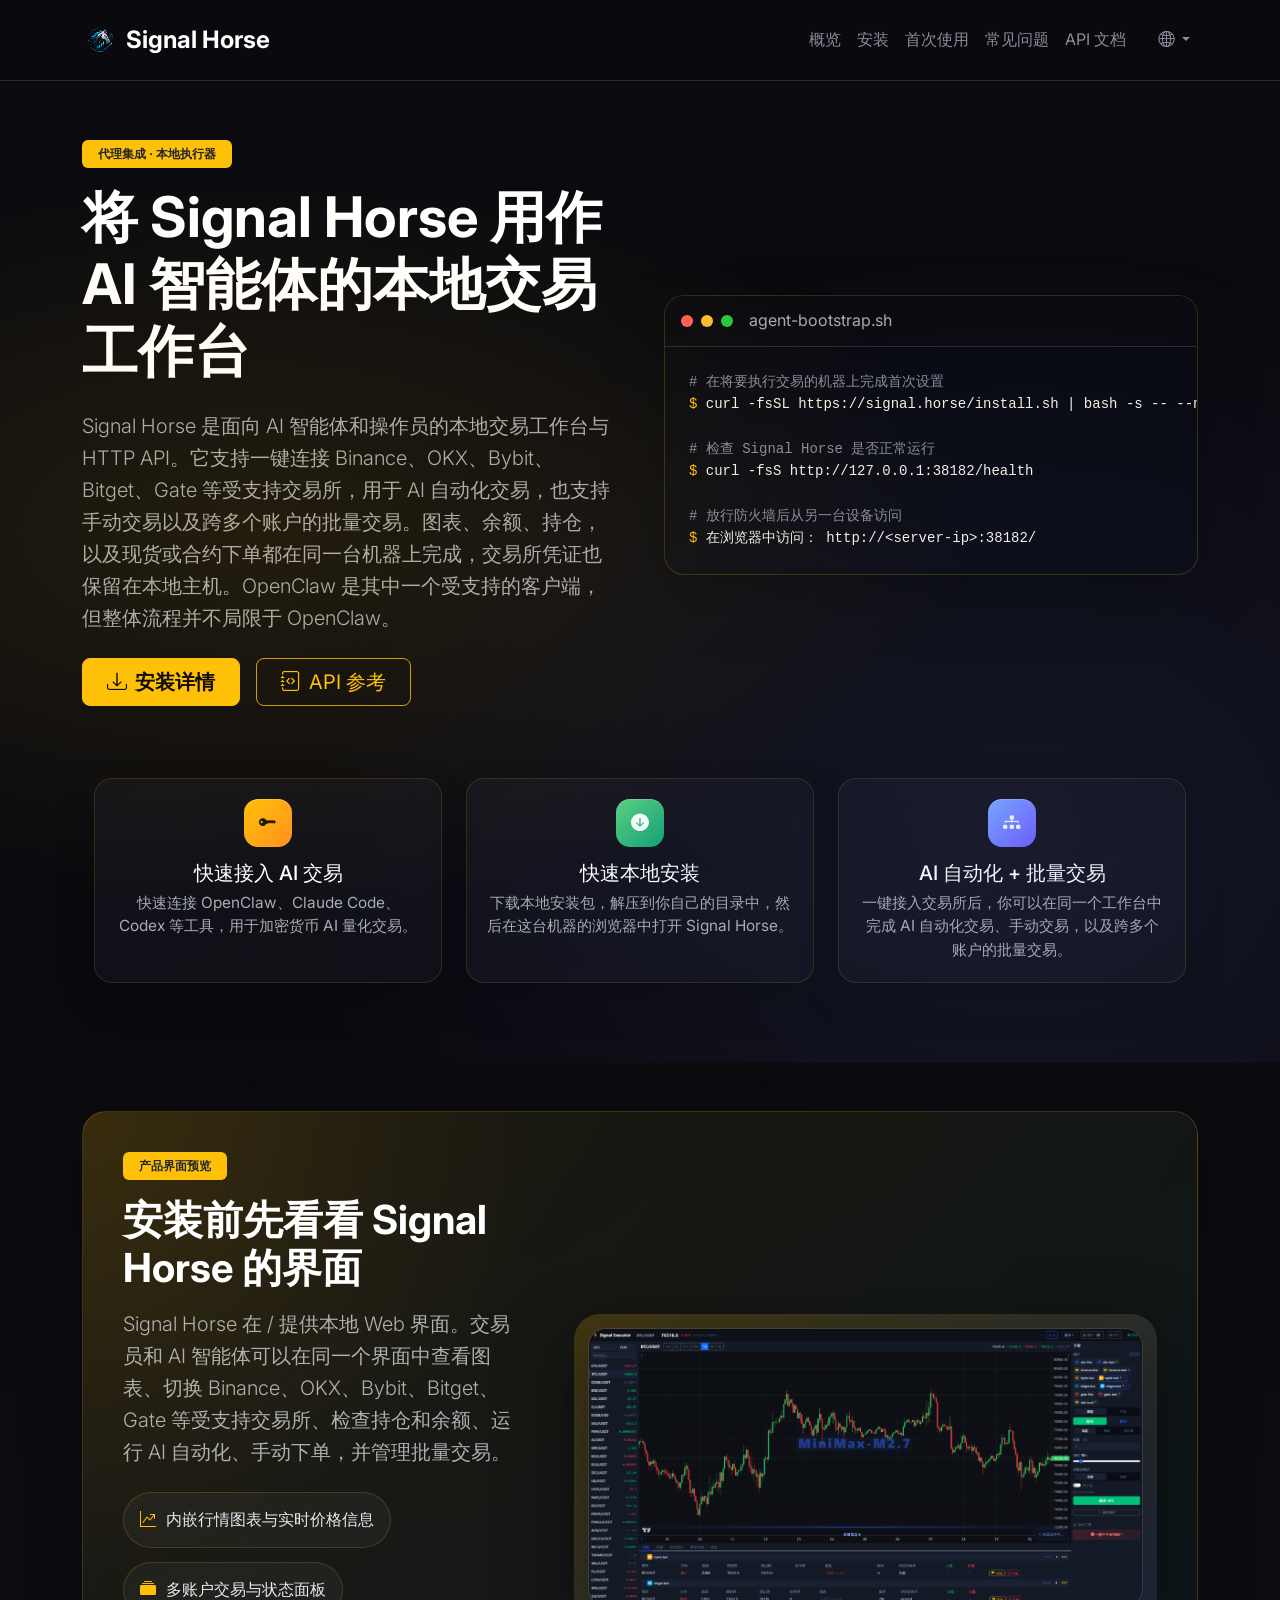
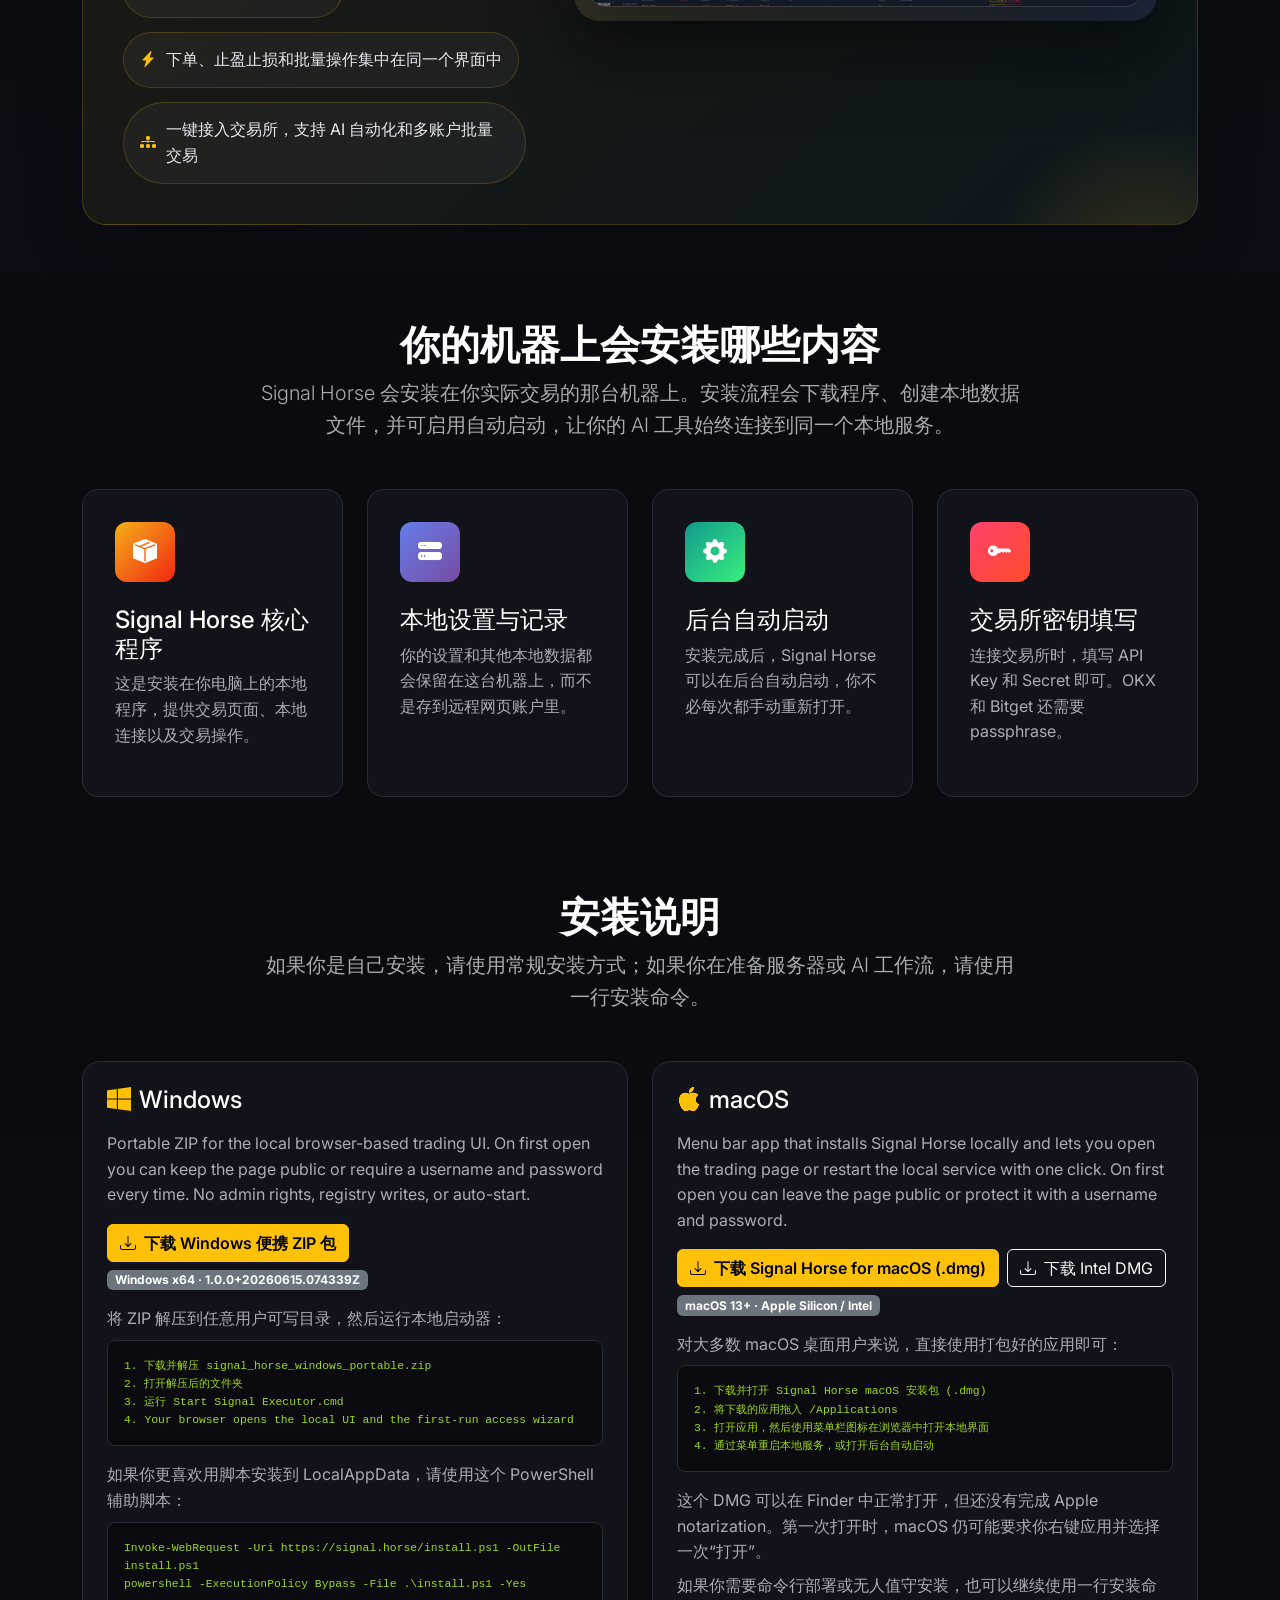
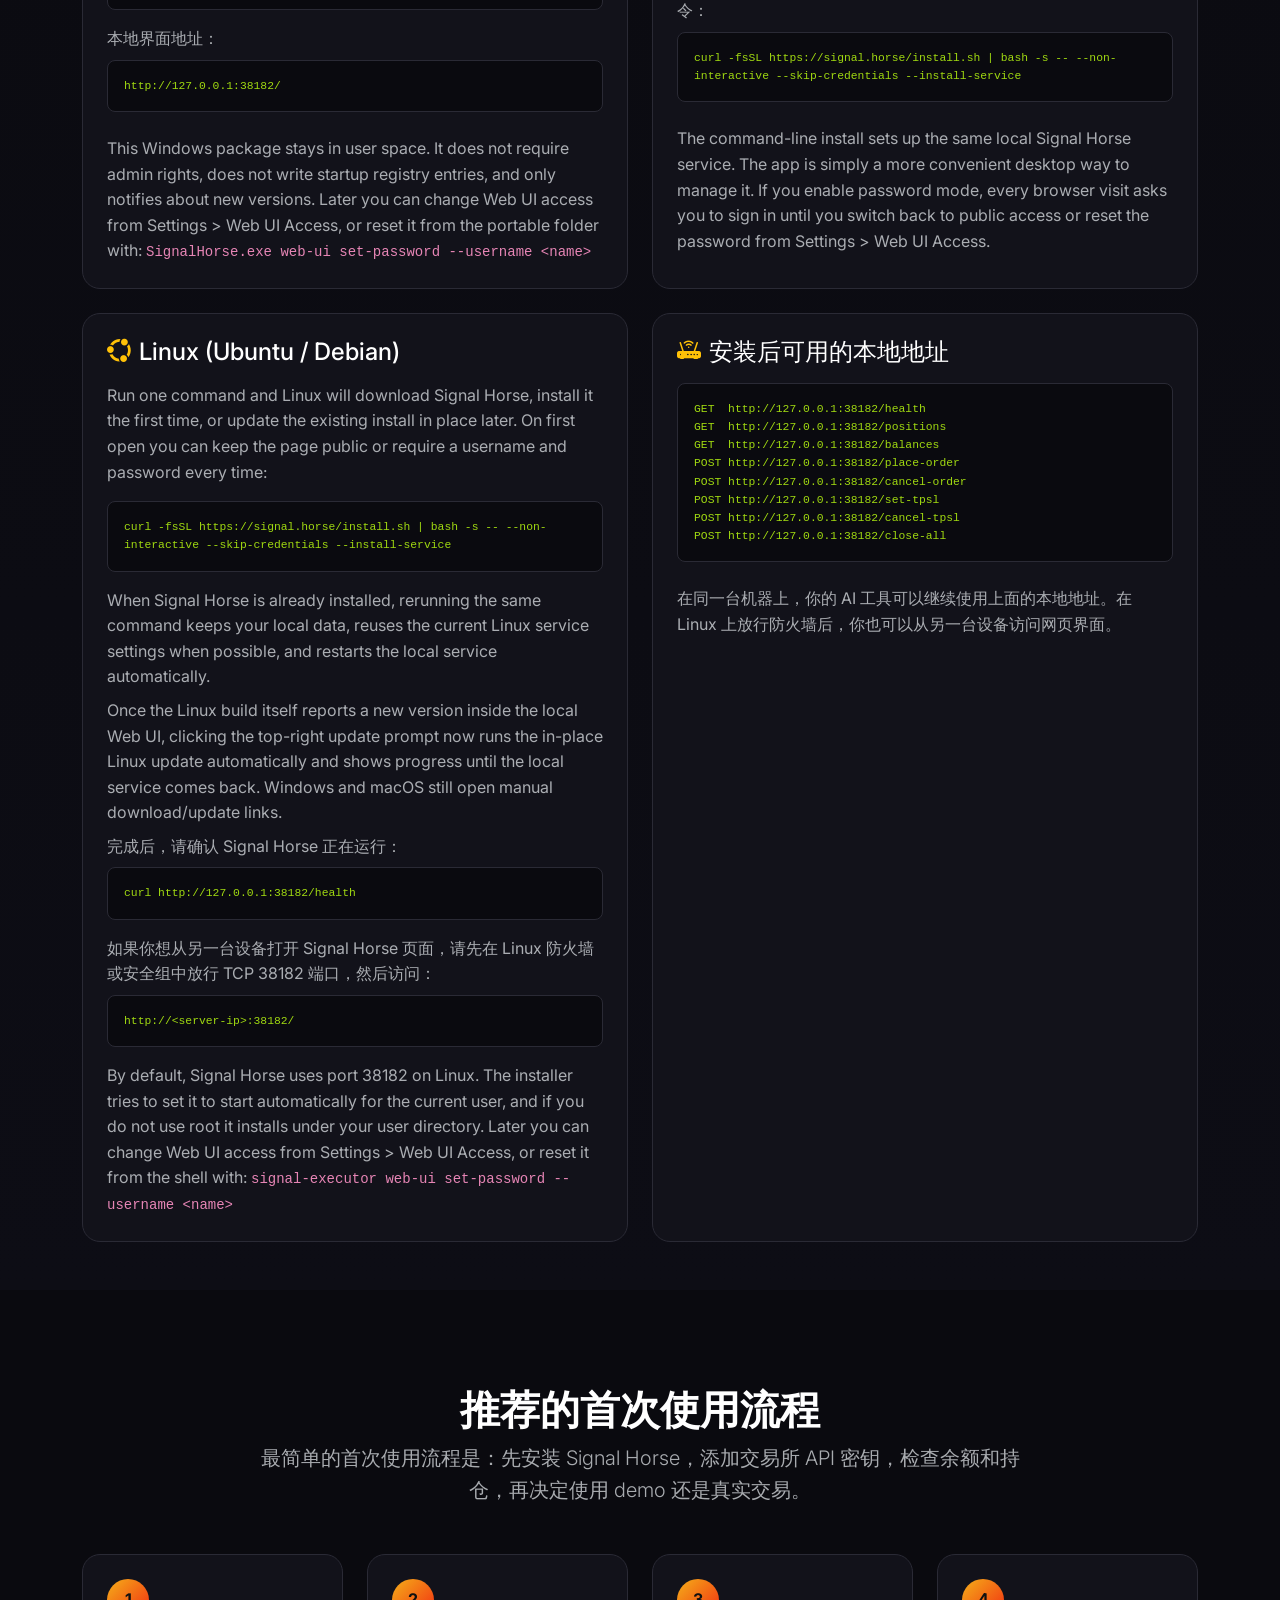
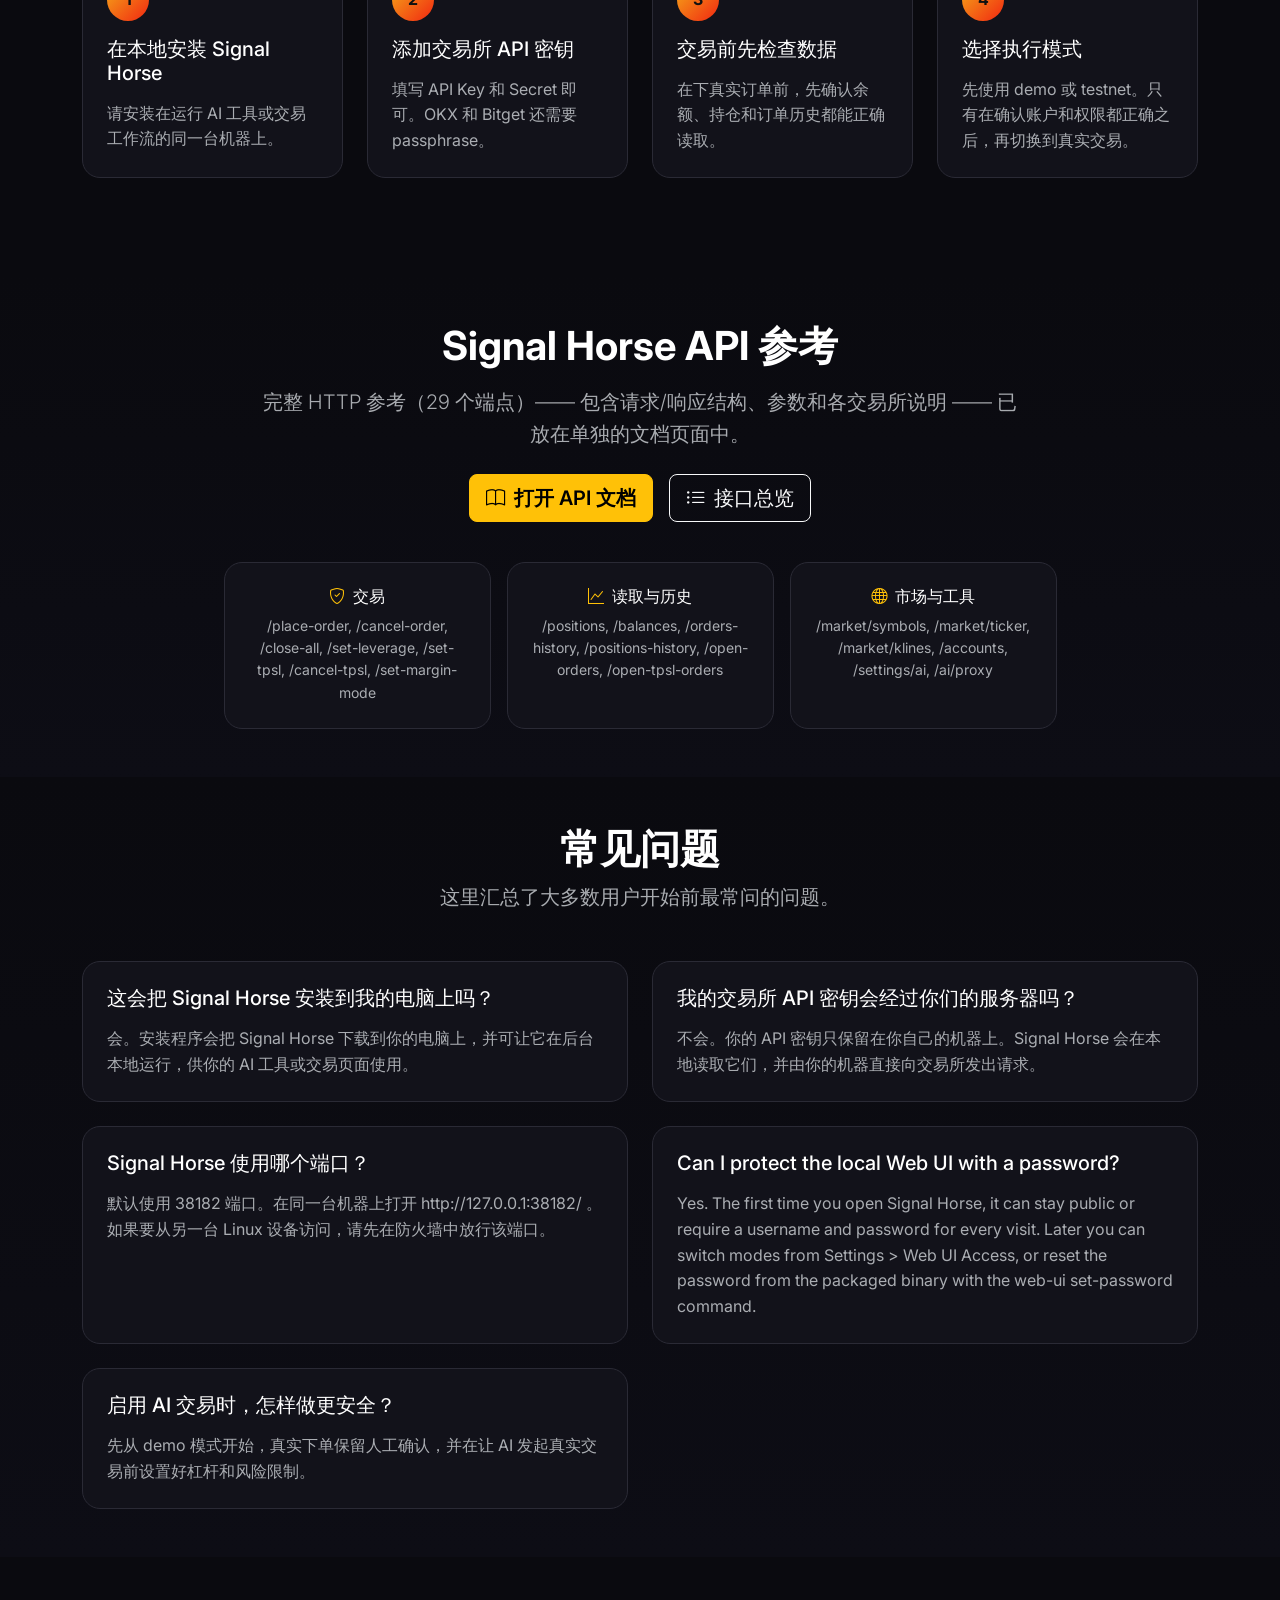
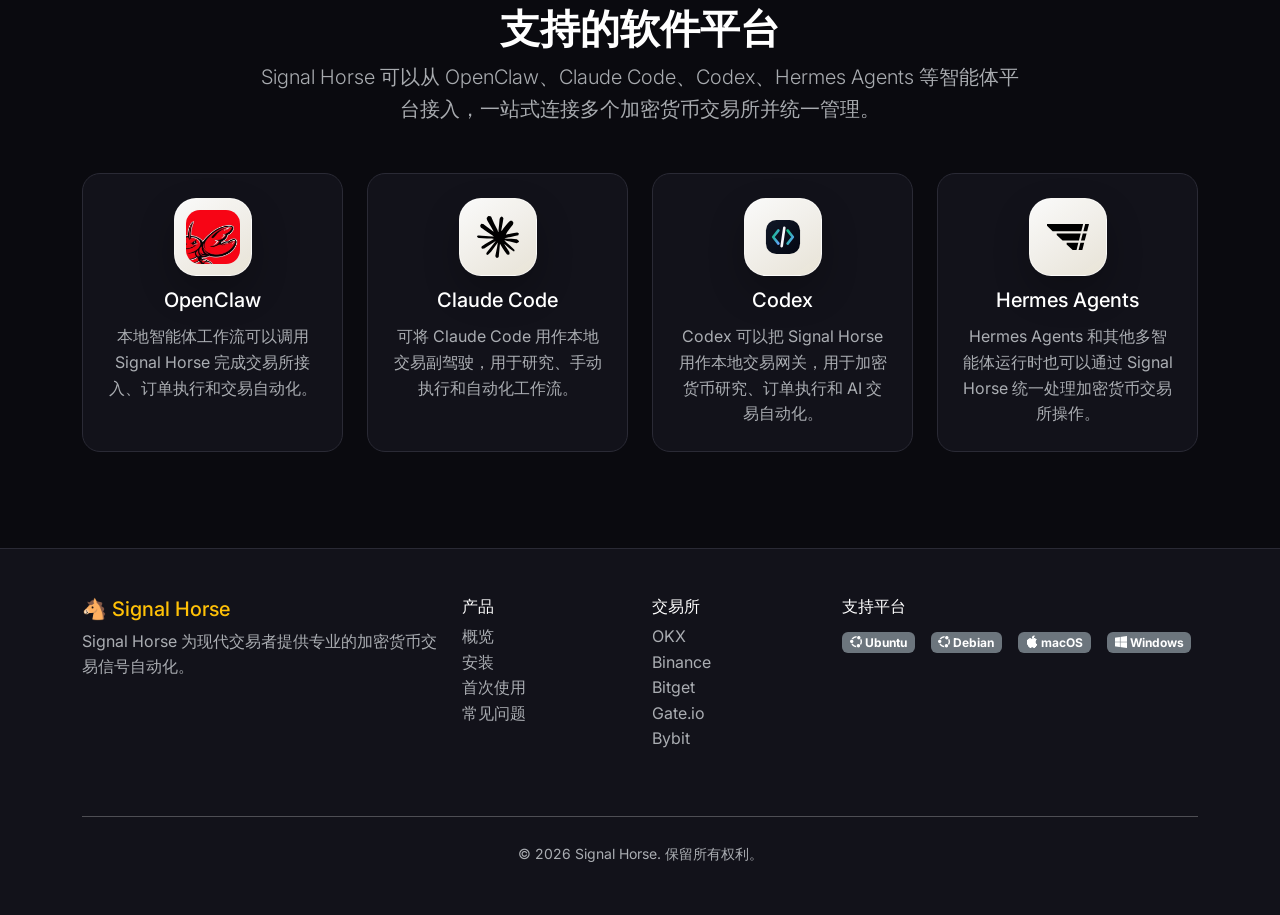
<file: zh-hans/index.html>
﻿<!DOCTYPE html>
<html lang="zh_Hans" data-bs-theme="dark">
<head>
    <meta charset="UTF-8">
    <meta name="viewport" content="width=device-width, initial-scale=1.0">
    <title>Signal Horse - 本地智能体交易设置</title>
    <meta name="description" content="Signal Horse is a high-performance platform for automated crypto trading signal execution and order routing.">
    <meta property="og:title" content="Signal Horse">
    <meta property="og:description" content="Automate trading signal execution across exchanges with speed, security, and control.">
    <meta property="og:type" content="website">
    <meta property="og:url" content="https://signal.horse/">
    <meta name="twitter:card" content="summary">
    <meta name="twitter:title" content="Signal Horse">
    <meta name="twitter:description" content="Automate trading signal execution across exchanges with speed, security, and control.">
    <link rel="canonical" href="https://signal.horse/">
    <link rel="icon" type="image/png" href="/static/img/logo_tr.png">
    
    <!-- Bootstrap 5 -->
    <link href="https://cdn.jsdelivr.net/npm/bootstrap@5.3.2/dist/css/bootstrap.min.css" rel="stylesheet">
    <!-- Bootstrap Icons -->
    <link href="https://cdn.jsdelivr.net/npm/bootstrap-icons@1.11.2/font/bootstrap-icons.css" rel="stylesheet">
    <!-- Google Fonts -->
    <link href="https://fonts.googleapis.com/css2?family=Inter:wght@300;400;500;600;700&display=swap" rel="stylesheet">
    <!-- Custom CSS -->
    <link href="/static/css/style.css?v=20260421-1" rel="stylesheet">
    
</head>
<body>
    <!-- Navigation -->
    <nav class="navbar navbar-expand-lg navbar-dark fixed-top">
        <div class="container">
            <a class="navbar-brand d-flex align-items-center" href="/zh-hans/">
                <img src="/static/img/logo_tr.png" alt="Signal Horse" height="36" class="me-2">
                <span class="fw-bold">Signal Horse</span>
            </a>
            
            <button class="navbar-toggler" type="button" data-bs-toggle="collapse" data-bs-target="#navbarNav">
                <span class="navbar-toggler-icon"></span>
            </button>
            
            <div class="collapse navbar-collapse" id="navbarNav">
                <ul class="navbar-nav ms-auto align-items-center">
                    <li class="nav-item">
                        <a class="nav-link" href="/zh-hans/#overview">概览</a>
                    </li>
                    <li class="nav-item">
                        <a class="nav-link" href="/zh-hans/#install">安装</a>
                    </li>
                    <li class="nav-item">
                        <a class="nav-link" href="/zh-hans/#flow">首次使用</a>
                    </li>
                    <li class="nav-item">
                        <a class="nav-link" href="/zh-hans/#faq">常见问题</a>
                    </li>
                    <li class="nav-item">
                        <a class="nav-link" href="https://docs.signal.horse/">API 文档</a>
                    </li>
                    
                    <!-- Language Dropdown -->
                    <li class="nav-item dropdown ms-3">
                        <a class="nav-link dropdown-toggle" href="#" role="button" data-bs-toggle="dropdown">
                            <i class="bi bi-globe2"></i>
                        </a>
                        <ul class="dropdown-menu dropdown-menu-end">
                            <li>
                                <a class="dropdown-item" href="/">English</a>
                            </li>
                            <li>
                                <a class="dropdown-item active" href="/zh-hans/">简体中文</a>
                            </li>
                            <li>
                                <a class="dropdown-item" href="/zh-hant/">繁體中文</a>
                            </li>
                            <li>
                                <a class="dropdown-item" href="/de/">Deutsch</a>
                            </li>
                            <li>
                                <a class="dropdown-item" href="/fr/">Français</a>
                            </li>
                            <li>
                                <a class="dropdown-item" href="/it/">Italiano</a>
                            </li>
                            <li>
                                <a class="dropdown-item" href="/ja/">日本語</a>
                            </li>
                            <li>
                                <a class="dropdown-item" href="/es/">Español</a>
                            </li>
                            <li>
                                <a class="dropdown-item" href="/pt/">Português</a>
                            </li>
                        </ul>
                    </li>
                </ul>
            </div>
        </div>
    </nav>

    <!-- Main Content -->
    <main>
<section class="hero-section skill-guide-hero">
    <div class="hero-bg"></div>
    <div class="container">
        <div class="row align-items-center g-5">
            <div class="col-lg-6">
                <span class="badge bg-warning text-dark mb-3 px-3 py-2">代理集成 · 本地执行器</span>
                <h1 class="display-4 fw-bold mb-4">将 Signal Horse 用作 AI 智能体的本地交易工作台</h1>
                <p class="lead text-muted mb-4">Signal Horse 是面向 AI 智能体和操作员的本地交易工作台与 HTTP API。它支持一键连接 Binance、OKX、Bybit、Bitget、Gate 等受支持交易所，用于 AI 自动化交易，也支持手动交易以及跨多个账户的批量交易。图表、余额、持仓，以及现货或合约下单都在同一台机器上完成，交易所凭证也保留在本地主机。OpenClaw 是其中一个受支持的客户端，但整体流程并不局限于 OpenClaw。</p>
                <div class="d-flex gap-3 flex-wrap mb-4">
                    <a href="#install" class="btn btn-warning btn-lg px-4">
                        <i class="bi bi-download me-2"></i>安装详情
                    </a>
                    <a href="#api-reference" class="btn btn-outline-warning btn-lg px-4">
                        <i class="bi bi-journal-code me-2"></i>API 参考
                    </a>
                </div>
            </div>
            <div class="col-lg-6">
                <div class="hero-terminal">
                    <div class="code-header">
                        <span class="dot red"></span>
                        <span class="dot yellow"></span>
                        <span class="dot green"></span>
                        <span class="ms-2 text-muted">agent-bootstrap.sh</span>
                    </div>
                                        <pre class="code-content mb-0"><code><span class="terminal-comment"># 在将要执行交易的机器上完成首次设置</span>
<span class="terminal-prompt">$</span> curl -fsSL https://signal.horse/install.sh | bash -s -- --non-interactive --skip-credentials --install-service

<span class="terminal-comment"># 检查 Signal Horse 是否正常运行</span>
<span class="terminal-prompt">$</span> curl -fsS http://127.0.0.1:38182/health

<span class="terminal-comment"># 放行防火墙后从另一台设备访问</span>
<span class="terminal-prompt">$</span> 在浏览器中访问： http://&lt;server-ip&gt;:38182/</code></pre>
                </div>
            </div>
        </div>
        <div class="hero-highlights-row row justify-content-center g-3 g-xl-4 mt-4">
            <div class="col-md-6 col-lg-4 d-flex">
                <div class="hero-highlight">
                    <div class="hero-highlight-icon hero-highlight-icon--key" aria-hidden="true">
                        <i class="bi bi-key-fill"></i>
                    </div>
                    <div class="hero-highlight-body">
                        <h5>快速接入 AI 交易</h5>
                        <p class="text-muted">快速连接 OpenClaw、Claude Code、Codex 等工具，用于加密货币 AI 量化交易。</p>
                    </div>
                </div>
            </div>
            <div class="col-md-6 col-lg-4 d-flex">
                <div class="hero-highlight">
                    <div class="hero-highlight-icon hero-highlight-icon--install" aria-hidden="true">
                        <i class="bi bi-arrow-down-circle-fill"></i>
                    </div>
                    <div class="hero-highlight-body">
                        <h5>快速本地安装</h5>
                        <p class="text-muted">下载本地安装包，解压到你自己的目录中，然后在这台机器的浏览器中打开 Signal Horse。</p>
                    </div>
                </div>
            </div>
            <div class="col-md-6 col-lg-4 d-flex">
                <div class="hero-highlight">
                    <div class="hero-highlight-icon hero-highlight-icon--automation" aria-hidden="true">
                        <i class="bi bi-diagram-3-fill"></i>
                    </div>
                    <div class="hero-highlight-body">
                        <h5>AI 自动化 + 批量交易</h5>
                        <p class="text-muted">一键接入交易所后，你可以在同一个工作台中完成 AI 自动化交易、手动交易，以及跨多个账户的批量交易。</p>
                    </div>
                </div>
            </div>
        </div>
    </div>
</section>

<section id="product-ui" class="py-5 bg-dark-gradient">
    <div class="container">
        <div class="skill-spotlight ui-showcase">
            <div class="row align-items-center g-4 g-lg-5">
                <div class="col-lg-5">
                    <span class="badge bg-warning text-dark mb-3 px-3 py-2">产品界面预览</span>
                    <h2 class="display-6 fw-bold mb-3">安装前先看看 Signal Horse 的界面</h2>
                    <p class="lead text-muted mb-4">Signal Horse 在 / 提供本地 Web 界面。交易员和 AI 智能体可以在同一个界面中查看图表、切换 Binance、OKX、Bybit、Bitget、Gate 等受支持交易所、检查持仓和余额、运行 AI 自动化、手动下单，并管理批量交易。</p>
                    <div class="ui-showcase-metrics">
                        <div class="ui-showcase-chip">
                            <i class="bi bi-graph-up-arrow"></i>
                            <span>内嵌行情图表与实时价格信息</span>
                        </div>
                        <div class="ui-showcase-chip">
                            <i class="bi bi-collection-fill"></i>
                            <span>多账户交易与状态面板</span>
                        </div>
                        <div class="ui-showcase-chip">
                            <i class="bi bi-lightning-charge-fill"></i>
                            <span>下单、止盈止损和批量操作集中在同一个界面中</span>
                        </div>
                        <div class="ui-showcase-chip">
                            <i class="bi bi-diagram-3-fill"></i>
                            <span>一键接入交易所，支持 AI 自动化和多账户批量交易</span>
                        </div>
                    </div>
                </div>
                <div class="col-lg-7">
                    <div class="ui-showcase-frame">
                        <img
                            src="/static/img/signal-executor-ui-demo.png"
                            alt="Signal Horse 交易界面截图"
                            class="img-fluid ui-showcase-image"
                            loading="lazy"
                        >
                    </div>
                </div>
            </div>
        </div>
    </div>
</section>

<section id="overview" class="py-5">
    <div class="container">
        <div class="text-center mb-5">
            <h2 class="display-6 fw-bold">你的机器上会安装哪些内容</h2>
            <p class="lead text-muted section-lead">Signal Horse 会安装在你实际交易的那台机器上。安装流程会下载程序、创建本地数据文件，并可启用自动启动，让你的 AI 工具始终连接到同一个本地服务。</p>
        </div>
        <div class="row g-4">
            <div class="col-md-6 col-xl-3">
                <div class="feature-card h-100">
                    <div class="feature-icon bg-gradient-warning">
                        <i class="bi bi-box-seam-fill"></i>
                    </div>
                    <h4>Signal Horse 核心程序</h4>
                    <p class="text-muted">这是安装在你电脑上的本地程序，提供交易页面、本地连接以及交易操作。</p>
                </div>
            </div>
            <div class="col-md-6 col-xl-3">
                <div class="feature-card h-100">
                    <div class="feature-icon bg-gradient-info">
                        <i class="bi bi-hdd-stack-fill"></i>
                    </div>
                    <h4>本地设置与记录</h4>
                    <p class="text-muted">你的设置和其他本地数据都会保留在这台机器上，而不是存到远程网页账户里。</p>
                </div>
            </div>
            <div class="col-md-6 col-xl-3">
                <div class="feature-card h-100">
                    <div class="feature-icon bg-gradient-success">
                        <i class="bi bi-gear-fill"></i>
                    </div>
                    <h4>后台自动启动</h4>
                    <p class="text-muted">安装完成后，Signal Horse 可以在后台自动启动，你不必每次都手动重新打开。</p>
                </div>
            </div>
            <div class="col-md-6 col-xl-3">
                <div class="feature-card h-100">
                    <div class="feature-icon bg-gradient-danger">
                        <i class="bi bi-key-fill"></i>
                    </div>
                    <h4>交易所密钥填写</h4>
                    <p class="text-muted">连接交易所时，填写 API Key 和 Secret 即可。OKX 和 Bitget 还需要 passphrase。</p>
                </div>
            </div>
        </div>
    </div>
</section>

<section id="install" class="py-5 bg-dark-gradient">
    <div class="container">
        <div class="text-center mb-5">
            <h2 class="display-6 fw-bold">安装说明</h2>
            <p class="lead text-muted section-lead">如果你是自己安装，请使用常规安装方式；如果你在准备服务器或 AI 工作流，请使用一行安装命令。</p>
        </div>
        <div class="row g-4">
            <div class="col-lg-6">
                <div class="install-platform-card h-100">
                    <h4><i class="bi bi-windows text-warning me-2"></i>Windows</h4>
                    <p class="text-muted">Portable ZIP for the local browser-based trading UI. On first open you can keep the page public or require a username and password every time. No admin rights, registry writes, or auto-start.</p>
                    <div class="d-flex gap-2 flex-wrap mb-3">
                        <a href="https://signal.horse/releases/latest/signal_horse_windows_portable.zip" class="btn btn-warning"><i class="bi bi-download me-2"></i>下载 Windows 便携 ZIP 包</a>
                        <span class="badge bg-secondary align-self-center">Windows x64 · 1.0.0+20260615.074339Z</span>
                    </div>
                    <p class="text-muted mb-2">将 ZIP 解压到任意用户可写目录，然后运行本地启动器：</p>
                    <div class="code-block mb-3">
                        <pre class="mb-0 guide-code">1. 下载并解压 signal_horse_windows_portable.zip
2. 打开解压后的文件夹
3. 运行 Start Signal Executor.cmd
4. Your browser opens the local UI and the first-run access wizard</pre>
                    </div>
                    <p class="text-muted mb-2">如果你更喜欢用脚本安装到 LocalAppData，请使用这个 PowerShell 辅助脚本：</p>
                    <div class="code-block mb-3">
                        <pre class="mb-0 guide-code">Invoke-WebRequest -Uri https://signal.horse/install.ps1 -OutFile install.ps1
powershell -ExecutionPolicy Bypass -File .\install.ps1 -Yes</pre>
                    </div>
                    <p class="text-muted mb-2">本地界面地址：</p>
                    <div class="code-block mb-4">
                        <pre class="mb-0 guide-code">http://127.0.0.1:38182/</pre>
                    </div>
                    <p class="text-muted mb-0">This Windows package stays in user space. It does not require admin rights, does not write startup registry entries, and only notifies about new versions. Later you can change Web UI access from Settings &gt; Web UI Access, or reset it from the portable folder with: <code>SignalHorse.exe web-ui set-password --username &lt;name&gt;</code></p>
                </div>
            </div>
            <div class="col-lg-6">
                <div class="install-platform-card h-100">
                    <h4><i class="bi bi-apple text-warning me-2"></i>macOS</h4>
                    <p class="text-muted">Menu bar app that installs Signal Horse locally and lets you open the trading page or restart the local service with one click. On first open you can leave the page public or protect it with a username and password.</p>
                    <div class="d-flex gap-2 flex-wrap mb-3">
                        <a href="https://signal.horse/releases/latest/signal_executor_darwin_arm64.dmg" class="btn btn-warning"><i class="bi bi-download me-2"></i>下载 Signal Horse for macOS (.dmg)</a>
                        <a href="https://signal.horse/releases/latest/signal_executor_darwin_amd64.dmg" class="btn btn-outline-light"><i class="bi bi-download me-2"></i>下载 Intel DMG</a>
                        <span class="badge bg-secondary align-self-center">macOS 13+ · Apple Silicon / Intel</span>
                    </div>
                    <p class="text-muted mb-2">对大多数 macOS 桌面用户来说，直接使用打包好的应用即可：</p>
                    <div class="code-block mb-3">
                        <pre class="mb-0 guide-code">1. 下载并打开 Signal Horse macOS 安装包 (.dmg)
2. 将下载的应用拖入 /Applications
3. 打开应用，然后使用菜单栏图标在浏览器中打开本地界面
4. 通过菜单重启本地服务，或打开后台自动启动</pre>
                    </div>
                    <p class="text-muted mb-2">这个 DMG 可以在 Finder 中正常打开，但还没有完成 Apple notarization。第一次打开时，macOS 仍可能要求你右键应用并选择一次“打开”。</p>
                    <p class="text-muted mb-2">如果你需要命令行部署或无人值守安装，也可以继续使用一行安装命令：</p>
                    <div class="code-block mb-4">
                        <pre class="mb-0 guide-code">curl -fsSL https://signal.horse/install.sh | bash -s -- --non-interactive --skip-credentials --install-service</pre>
                    </div>
                    <p class="text-muted mb-0">The command-line install sets up the same local Signal Horse service. The app is simply a more convenient desktop way to manage it. If you enable password mode, every browser visit asks you to sign in until you switch back to public access or reset the password from Settings &gt; Web UI Access.</p>
                </div>
            </div>
            <div class="col-lg-6">
                <div class="install-platform-card h-100">
                    <h4><i class="bi bi-ubuntu text-warning me-2"></i>Linux (Ubuntu / Debian)</h4>
                    <p class="text-muted">Run one command and Linux will download Signal Horse, install it the first time, or update the existing install in place later. On first open you can keep the page public or require a username and password every time:</p>
                    <div class="code-block mb-3">
                        <pre class="mb-0 guide-code">curl -fsSL https://signal.horse/install.sh | bash -s -- --non-interactive --skip-credentials --install-service</pre>
                    </div>
                    <p class="text-muted mb-2">When Signal Horse is already installed, rerunning the same command keeps your local data, reuses the current Linux service settings when possible, and restarts the local service automatically.</p>
                    <p class="text-muted mb-2">Once the Linux build itself reports a new version inside the local Web UI, clicking the top-right update prompt now runs the in-place Linux update automatically and shows progress until the local service comes back. Windows and macOS still open manual download/update links.</p>
                    <p class="text-muted mb-2">完成后，请确认 Signal Horse 正在运行：</p>
                    <div class="code-block mb-3">
                        <pre class="mb-0 guide-code">curl http://127.0.0.1:38182/health</pre>
                    </div>
                    <p class="text-muted mb-2">如果你想从另一台设备打开 Signal Horse 页面，请先在 Linux 防火墙或安全组中放行 TCP 38182 端口，然后访问：</p>
                    <div class="code-block mb-3">
                        <pre class="mb-0 guide-code">http://&lt;server-ip&gt;:38182/</pre>
                    </div>
                    <p class="text-muted mb-0">By default, Signal Horse uses port 38182 on Linux. The installer tries to set it to start automatically for the current user, and if you do not use root it installs under your user directory. Later you can change Web UI access from Settings &gt; Web UI Access, or reset it from the shell with: <code>signal-executor web-ui set-password --username &lt;name&gt;</code></p>
                </div>
            </div>
            <div class="col-lg-6">
                <div class="install-platform-card h-100">
                    <h4><i class="bi bi-router-fill text-warning me-2"></i>安装后可用的本地地址</h4>
                    <div class="code-block mb-4">
                        <pre class="mb-0 guide-code">GET  http://127.0.0.1:38182/health
GET  http://127.0.0.1:38182/positions
GET  http://127.0.0.1:38182/balances
POST http://127.0.0.1:38182/place-order
POST http://127.0.0.1:38182/cancel-order
POST http://127.0.0.1:38182/set-tpsl
POST http://127.0.0.1:38182/cancel-tpsl
POST http://127.0.0.1:38182/close-all</pre>
                    </div>
                    <p class="text-muted mb-0">在同一台机器上，你的 AI 工具可以继续使用上面的本地地址。在 Linux 上放行防火墙后，你也可以从另一台设备访问网页界面。</p>
                </div>
            </div>
        </div>
    </div>
</section>

<section id="flow" class="py-5 my-5">
    <div class="container">
        <div class="text-center mb-5">
            <h2 class="display-6 fw-bold">推荐的首次使用流程</h2>
            <p class="lead text-muted section-lead">最简单的首次使用流程是：先安装 Signal Horse，添加交易所 API 密钥，检查余额和持仓，再决定使用 demo 还是真实交易。</p>
        </div>
        <div class="row g-4">
            <div class="col-md-6 col-xl-3">
                <div class="step-card h-100">
                    <div class="step-number">1</div>
                    <h5>在本地安装 Signal Horse</h5>
                    <p class="text-muted">请安装在运行 AI 工具或交易工作流的同一台机器上。</p>
                </div>
            </div>
            <div class="col-md-6 col-xl-3">
                <div class="step-card h-100">
                    <div class="step-number">2</div>
                    <h5>添加交易所 API 密钥</h5>
                    <p class="text-muted">填写 API Key 和 Secret 即可。OKX 和 Bitget 还需要 passphrase。</p>
                </div>
            </div>
            <div class="col-md-6 col-xl-3">
                <div class="step-card h-100">
                    <div class="step-number">3</div>
                    <h5>交易前先检查数据</h5>
                    <p class="text-muted">在下真实订单前，先确认余额、持仓和订单历史都能正确读取。</p>
                </div>
            </div>
            <div class="col-md-6 col-xl-3">
                <div class="step-card h-100">
                    <div class="step-number">4</div>
                    <h5>选择执行模式</h5>
                    <p class="text-muted">先使用 demo 或 testnet。只有在确认账户和权限都正确之后，再切换到真实交易。</p>
                </div>
            </div>
        </div>
    </div>
</section>

<section id="api-reference" class="py-5 bg-dark-gradient">
    <div class="container">
        <div class="text-center">
            <h2 class="display-6 fw-bold">Signal Horse API 参考</h2>
            <p class="lead text-muted section-lead mt-3">完整 HTTP 参考（29 个端点）—— 包含请求/响应结构、参数和各交易所说明 —— 已放在单独的文档页面中。</p>
            <div class="d-flex gap-3 justify-content-center flex-wrap mt-4">
                <a href="https://docs.signal.horse/" class="btn btn-warning btn-lg"><i class="bi bi-book me-2"></i>打开 API 文档</a>
                <a href="https://docs.signal.horse/#api-reference" class="btn btn-outline-light btn-lg"><i class="bi bi-list-ul me-2"></i>接口总览</a>
            </div>
            <div class="row g-3 justify-content-center mt-4">
                <div class="col-md-4 col-lg-3">
                    <div class="step-card h-100">
                        <h6 class="mb-2"><i class="bi bi-shield-check text-warning me-2"></i>交易</h6>
                        <p class="text-muted small mb-0">/place-order, /cancel-order, /close-all, /set-leverage, /set-tpsl, /cancel-tpsl, /set-margin-mode</p>
                    </div>
                </div>
                <div class="col-md-4 col-lg-3">
                    <div class="step-card h-100">
                        <h6 class="mb-2"><i class="bi bi-graph-up text-warning me-2"></i>读取与历史</h6>
                        <p class="text-muted small mb-0">/positions, /balances, /orders-history, /positions-history, /open-orders, /open-tpsl-orders</p>
                    </div>
                </div>
                <div class="col-md-4 col-lg-3">
                    <div class="step-card h-100">
                        <h6 class="mb-2"><i class="bi bi-globe text-warning me-2"></i>市场与工具</h6>
                        <p class="text-muted small mb-0">/market/symbols, /market/ticker, /market/klines, /accounts, /settings/ai, /ai/proxy</p>
                    </div>
                </div>
            </div>
        </div>
    </div>
</section>

<section id="faq" class="py-5 bg-dark-gradient">
    <div class="container">
        <div class="text-center mb-5">
            <h2 class="display-6 fw-bold">常见问题</h2>
            <p class="lead text-muted section-lead">这里汇总了大多数用户开始前最常问的问题。</p>
        </div>
        <div class="row g-4">
            <div class="col-lg-6">
                <div class="faq-card h-100">
                    <h5>这会把 Signal Horse 安装到我的电脑上吗？</h5>
                    <p class="text-muted">会。安装程序会把 Signal Horse 下载到你的电脑上，并可让它在后台本地运行，供你的 AI 工具或交易页面使用。</p>
                </div>
            </div>
            <div class="col-lg-6">
                <div class="faq-card h-100">
                    <h5>我的交易所 API 密钥会经过你们的服务器吗？</h5>
                    <p class="text-muted">不会。你的 API 密钥只保留在你自己的机器上。Signal Horse 会在本地读取它们，并由你的机器直接向交易所发出请求。</p>
                </div>
            </div>
            <div class="col-lg-6">
                <div class="faq-card h-100">
                    <h5>Signal Horse 使用哪个端口？</h5>
                    <p class="text-muted">默认使用 38182 端口。在同一台机器上打开 http://127.0.0.1:38182/ 。如果要从另一台 Linux 设备访问，请先在防火墙中放行该端口。</p>
                </div>
            </div>
            <div class="col-lg-6">
                <div class="faq-card h-100">
                    <h5>Can I protect the local Web UI with a password?</h5>
                    <p class="text-muted">Yes. The first time you open Signal Horse, it can stay public or require a username and password for every visit. Later you can switch modes from Settings &gt; Web UI Access, or reset the password from the packaged binary with the web-ui set-password command.</p>
                </div>
            </div>
            <div class="col-lg-6">
                <div class="faq-card h-100">
                    <h5>启用 AI 交易时，怎样做更安全？</h5>
                    <p class="text-muted">先从 demo 模式开始，真实下单保留人工确认，并在让 AI 发起真实交易前设置好杠杆和风险限制。</p>
                </div>
            </div>
        </div>
    </div>
</section>

<section id="software-platforms" class="py-5">
    <div class="container">
        <div class="text-center mb-5">
            <h2 class="display-6 fw-bold">支持的软件平台</h2>
            <p class="lead text-muted section-lead">Signal Horse 可以从 OpenClaw、Claude Code、Codex、Hermes Agents 等智能体平台接入，一站式连接多个加密货币交易所并统一管理。</p>
        </div>
        <div class="row g-4">
            <div class="col-md-6 col-lg-3">
                <div class="step-card h-100 text-center software-platform-card">
                    <div class="platform-logo-badge" aria-hidden="true">
                        <img src="/static/img/platforms/openclaw.png" alt="OpenClaw" class="platform-logo-image platform-logo-image--openclaw">
                    </div>
                    <h5 class="mb-2">OpenClaw</h5>
                    <p class="text-muted mb-0">本地智能体工作流可以调用 Signal Horse 完成交易所接入、订单执行和交易自动化。</p>
                </div>
            </div>
            <div class="col-md-6 col-lg-3">
                <div class="step-card h-100 text-center software-platform-card">
                    <div class="platform-logo-badge" aria-hidden="true">
                        <img src="/static/img/platforms/claude-code.svg" alt="Claude Code" class="platform-logo-image">
                    </div>
                    <h5 class="mb-2">Claude Code</h5>
                    <p class="text-muted mb-0">可将 Claude Code 用作本地交易副驾驶，用于研究、手动执行和自动化工作流。</p>
                </div>
            </div>
            <div class="col-md-6 col-lg-3">
                <div class="step-card h-100 text-center software-platform-card">
                    <div class="platform-logo-badge" aria-hidden="true">
                        <img src="/static/img/platforms/codex.svg" alt="Codex" class="platform-logo-image">
                    </div>
                    <h5 class="mb-2">Codex</h5>
                    <p class="text-muted mb-0">Codex 可以把 Signal Horse 用作本地交易网关，用于加密货币研究、订单执行和 AI 交易自动化。</p>
                </div>
            </div>
            <div class="col-md-6 col-lg-3">
                <div class="step-card h-100 text-center software-platform-card">
                    <div class="platform-logo-badge" aria-hidden="true">
                        <img src="/static/img/platforms/hermes-agents.svg" alt="Hermes Agents" class="platform-logo-image">
                    </div>
                    <h5 class="mb-2">Hermes Agents</h5>
                    <p class="text-muted mb-0">Hermes Agents 和其他多智能体运行时也可以通过 Signal Horse 统一处理加密货币交易所操作。</p>
                </div>
            </div>
        </div>
    </div>
</section>
    </main>

    <!-- Footer -->
    <footer class="footer py-5 mt-5">
        <div class="container">
            <div class="row">
                <div class="col-md-4 mb-4">
                    <h5 class="text-warning"><span aria-hidden="true">🐴</span> Signal Horse</h5>
                    <p class="text-muted">Signal Horse 为现代交易者提供专业的加密货币交易信号自动化。</p>
                </div>
                <div class="col-md-2 mb-4">
                    <h6>产品</h6>
                    <ul class="list-unstyled">
                        <li><a href="/zh-hans/#overview" class="text-muted">概览</a></li>
                        <li><a href="/zh-hans/#install" class="text-muted">安装</a></li>
                        <li><a href="/zh-hans/#flow" class="text-muted">首次使用</a></li>
                        <li><a href="/zh-hans/#faq" class="text-muted">常见问题</a></li>
                    </ul>
                </div>
                <div class="col-md-2 mb-4">
                    <h6>交易所</h6>
                    <ul class="list-unstyled">
                        <li><a href="#" class="text-muted">OKX</a></li>
                        <li><a href="#" class="text-muted">Binance</a></li>
                        <li><a href="#" class="text-muted">Bitget</a></li>
                        <li><a href="#" class="text-muted">Gate.io</a></li>
                        <li><a href="#" class="text-muted">Bybit</a></li>
                    </ul>
                </div>
                <div class="col-md-4 mb-4">
                    <h6>支持平台</h6>
                    <div class="d-flex gap-3 mt-3">
                        <span class="badge bg-secondary"><i class="bi bi-ubuntu"></i> Ubuntu</span>
                        <span class="badge bg-secondary"><i class="bi bi-ubuntu"></i> Debian</span>
                        <span class="badge bg-secondary"><i class="bi bi-apple"></i> macOS</span>
                        <span class="badge bg-secondary"><i class="bi bi-windows"></i> Windows</span>
                    </div>
                </div>
            </div>
            <hr class="my-4">
            <div class="text-center text-muted">
                <small>&copy; 2026 Signal Horse. 保留所有权利。</small>
            </div>
        </div>
    </footer>

    <!-- Bootstrap JS -->
    <script src="https://cdn.jsdelivr.net/npm/bootstrap@5.3.2/dist/js/bootstrap.bundle.min.js"></script>
    <!-- Custom JS (cache busted) -->
    <script src="/static/js/main.js?v=20260421-1"></script>
    
</body>
</html>
</file>
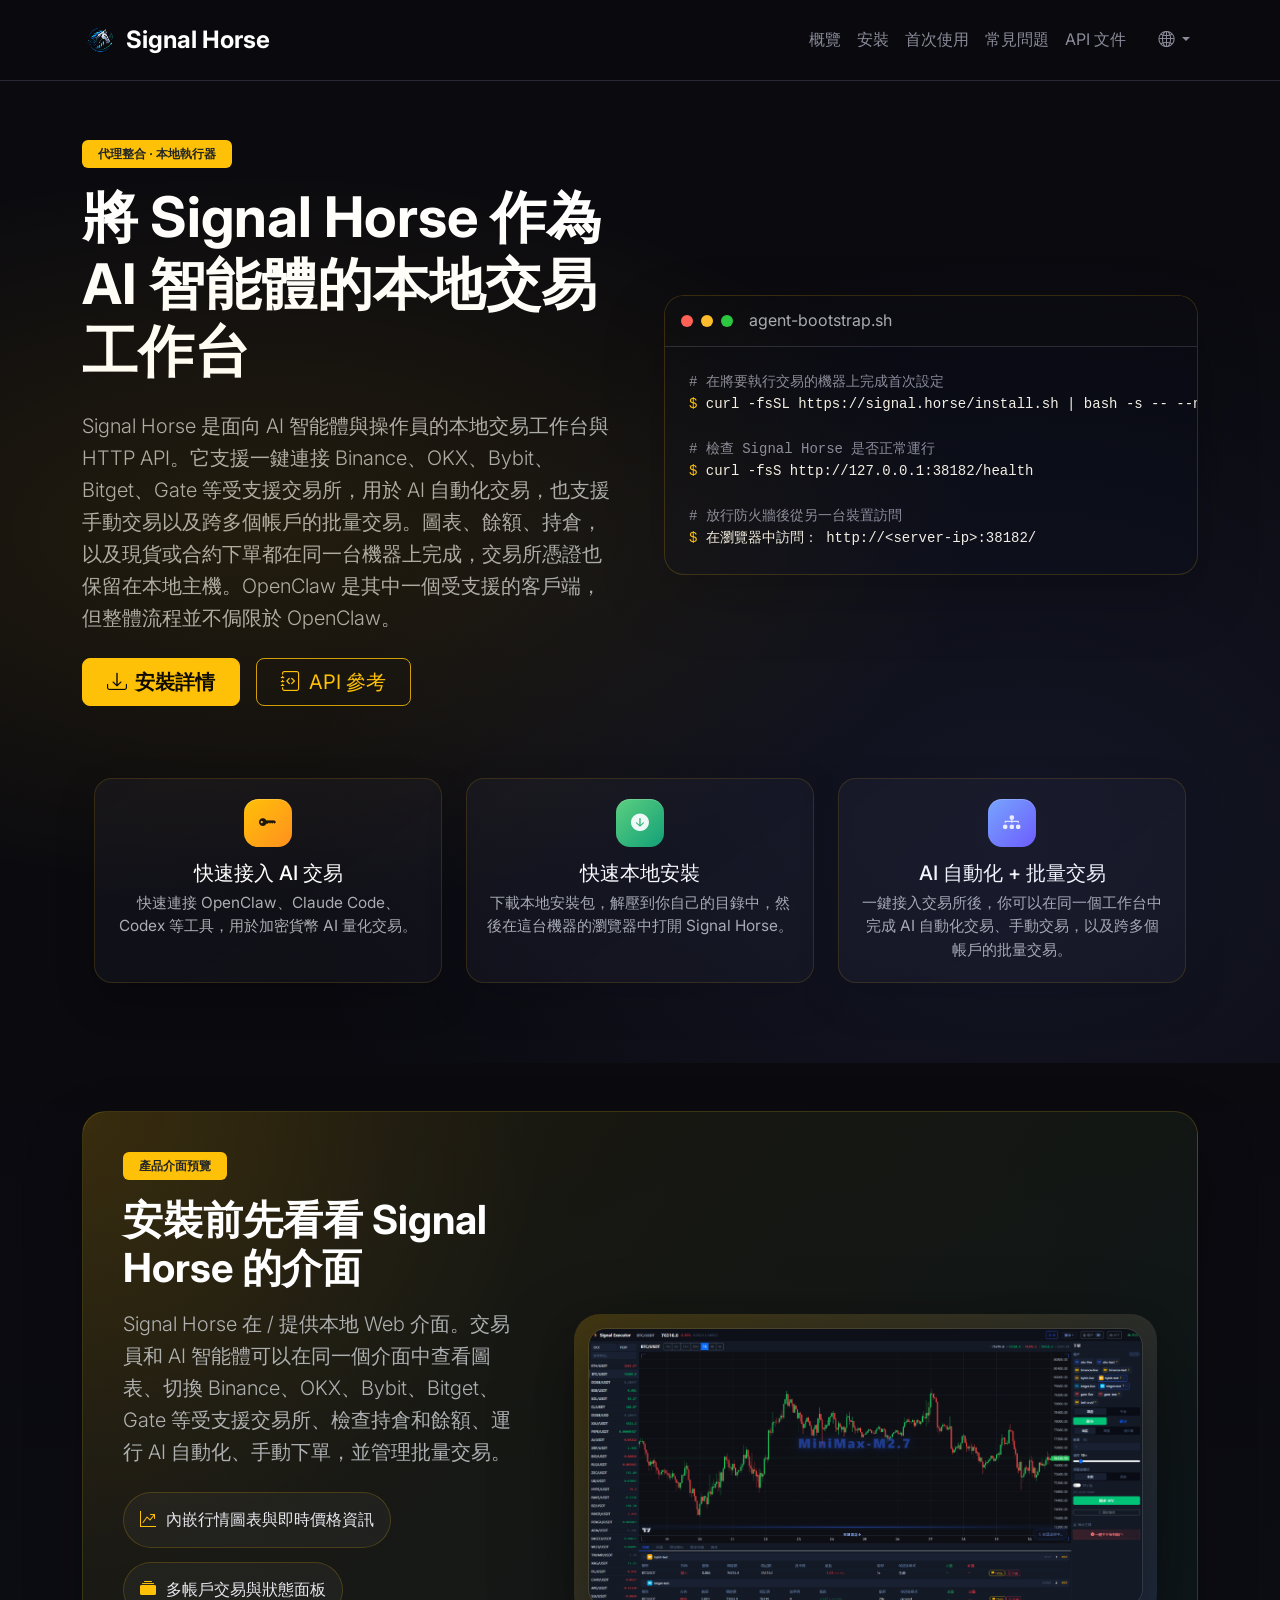
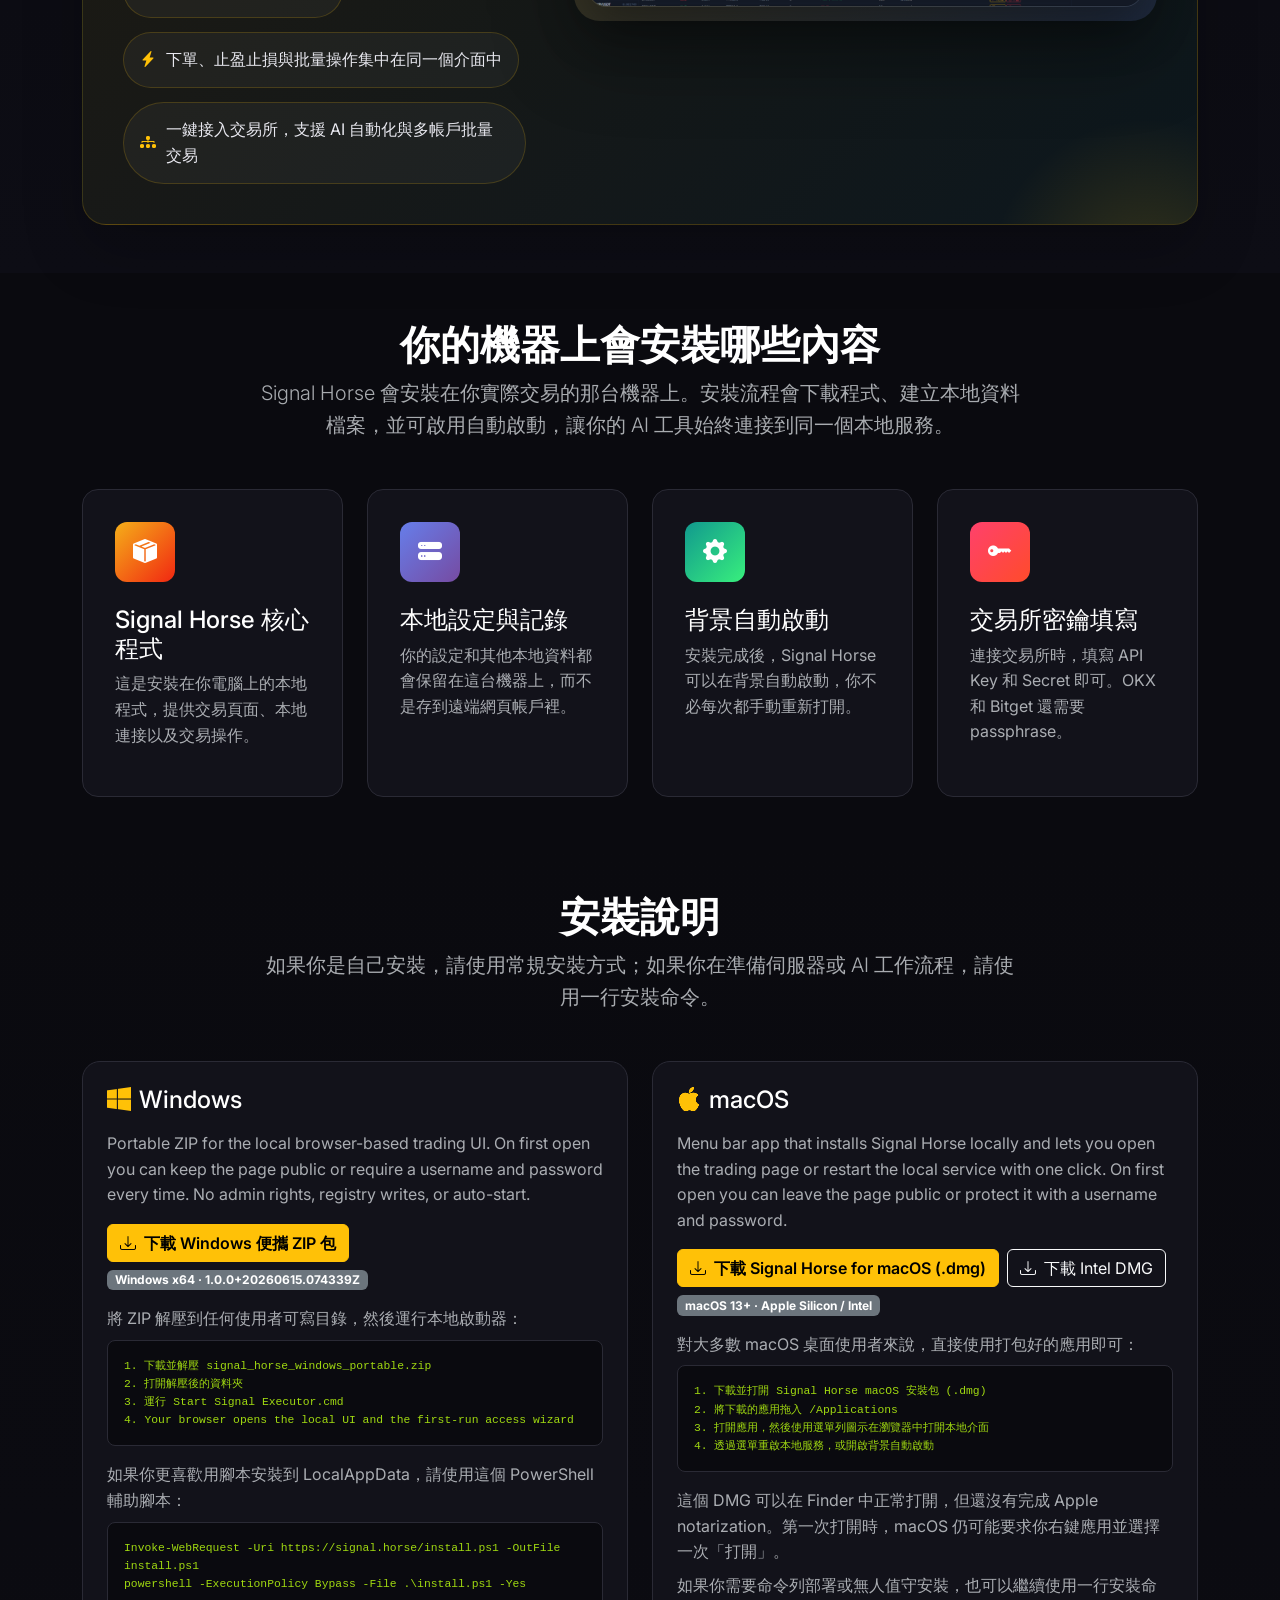
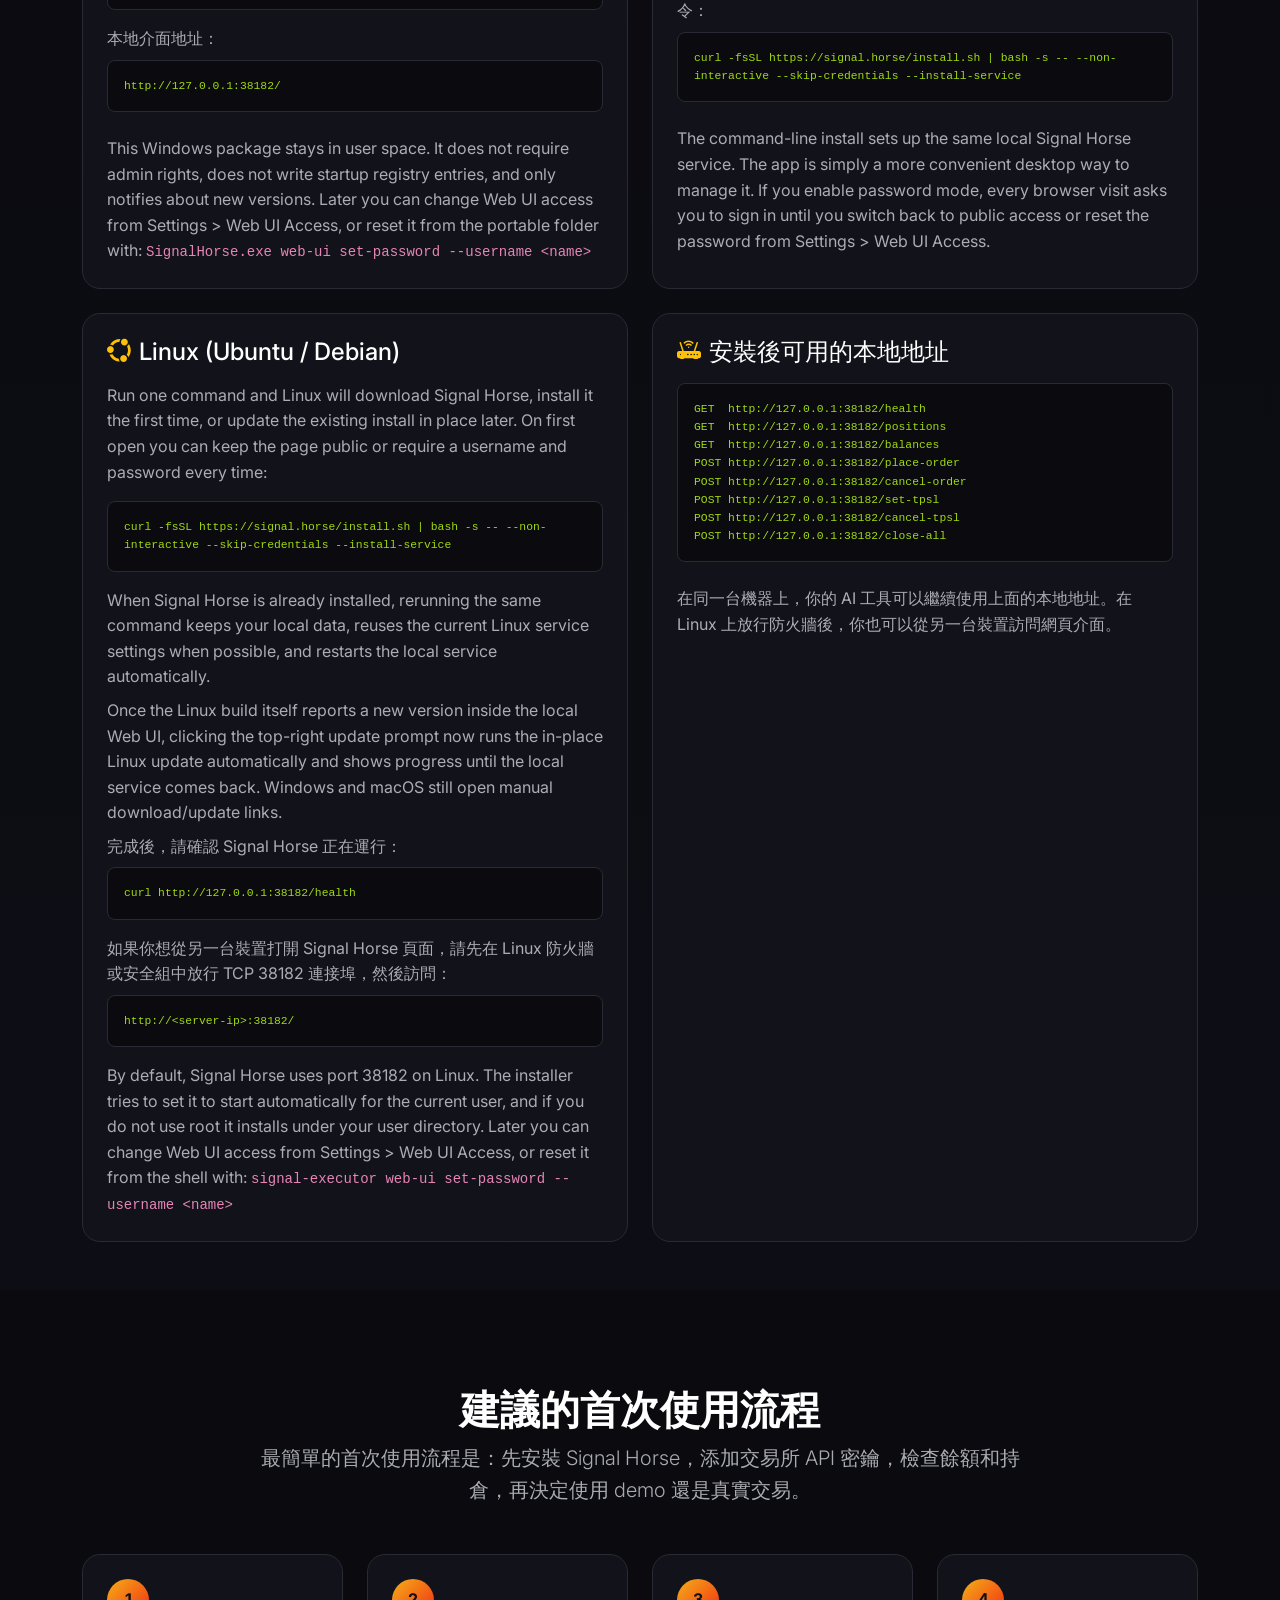
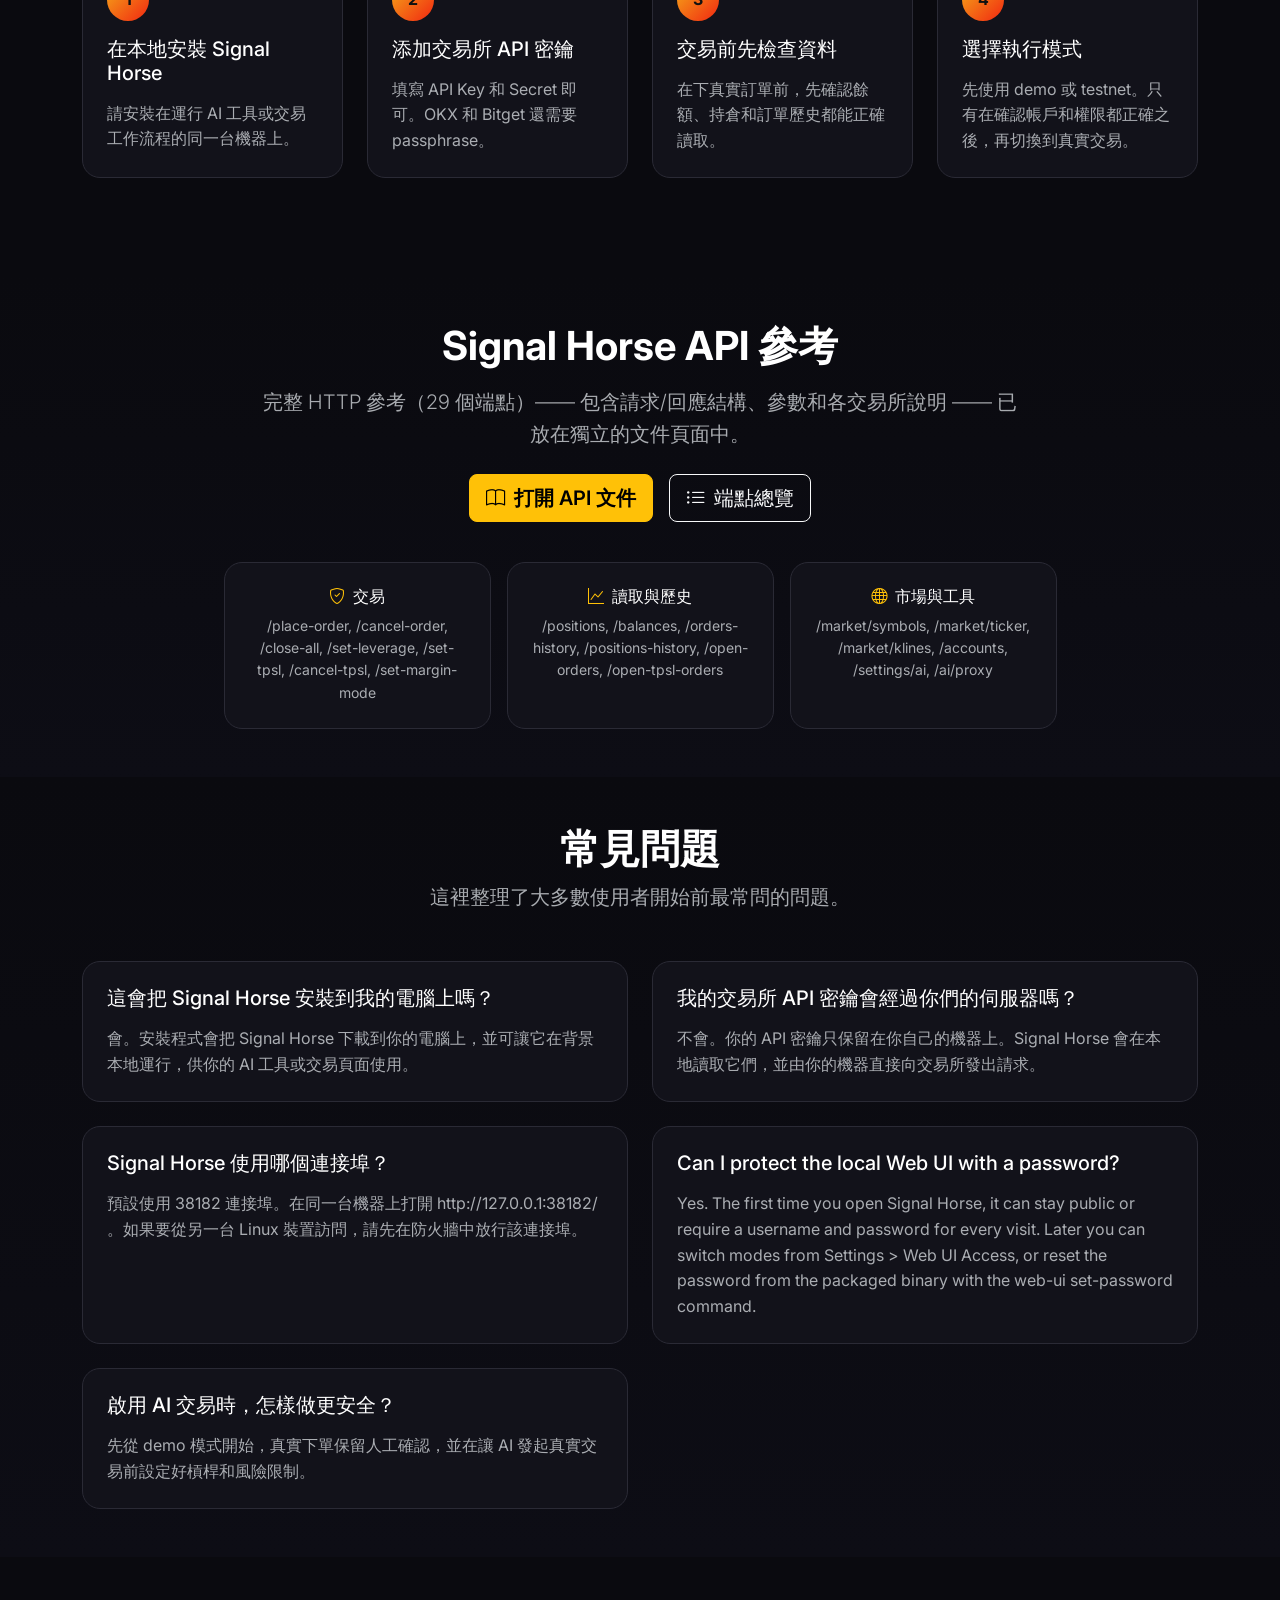
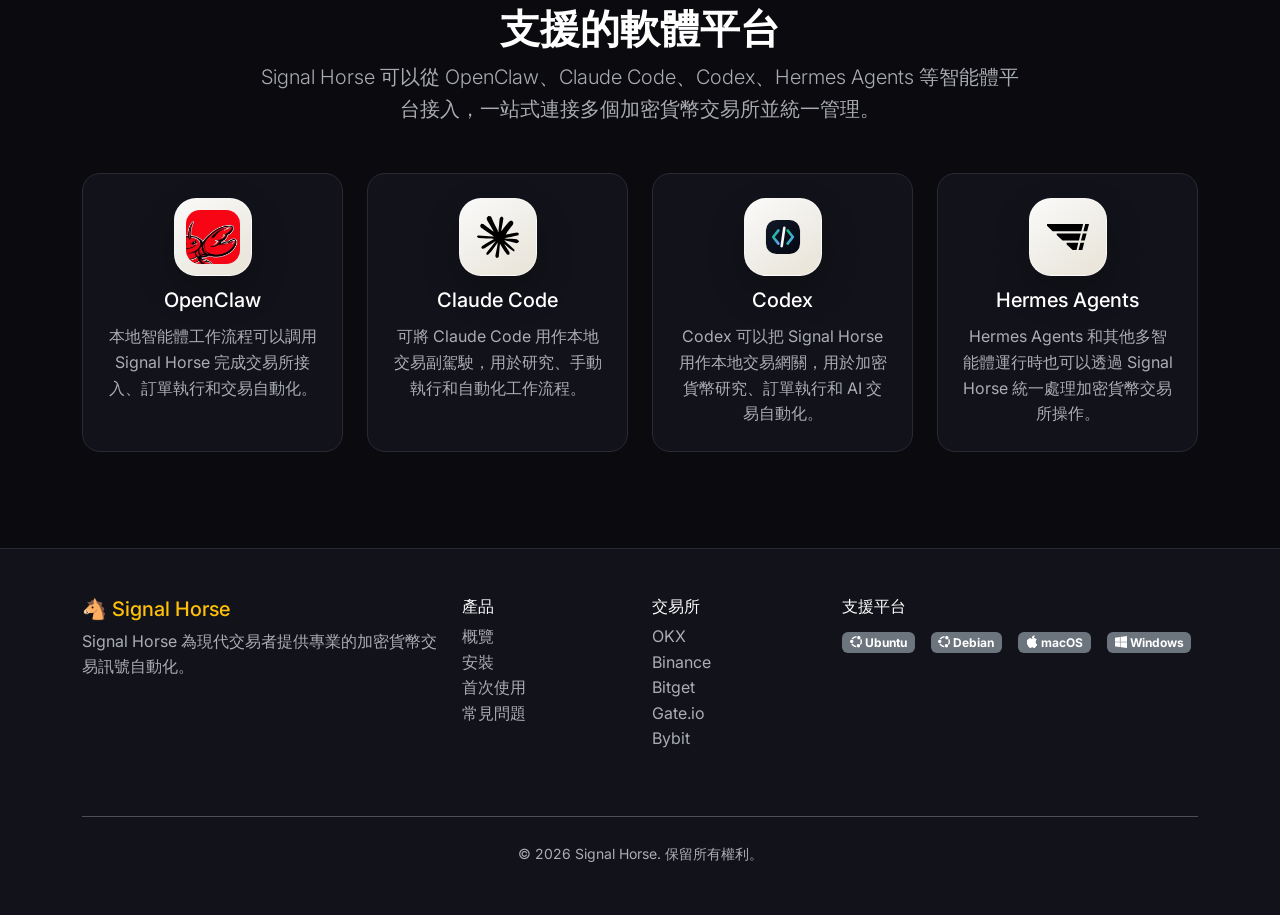
<file: zh-hant/index.html>
﻿<!DOCTYPE html>
<html lang="zh_Hant" data-bs-theme="dark">
<head>
    <meta charset="UTF-8">
    <meta name="viewport" content="width=device-width, initial-scale=1.0">
    <title>Signal Horse - 本地智能體交易設定</title>
    <meta name="description" content="Signal Horse is a high-performance platform for automated crypto trading signal execution and order routing.">
    <meta property="og:title" content="Signal Horse">
    <meta property="og:description" content="Automate trading signal execution across exchanges with speed, security, and control.">
    <meta property="og:type" content="website">
    <meta property="og:url" content="https://signal.horse/">
    <meta name="twitter:card" content="summary">
    <meta name="twitter:title" content="Signal Horse">
    <meta name="twitter:description" content="Automate trading signal execution across exchanges with speed, security, and control.">
    <link rel="canonical" href="https://signal.horse/">
    <link rel="icon" type="image/png" href="/static/img/logo_tr.png">
    
    <!-- Bootstrap 5 -->
    <link href="https://cdn.jsdelivr.net/npm/bootstrap@5.3.2/dist/css/bootstrap.min.css" rel="stylesheet">
    <!-- Bootstrap Icons -->
    <link href="https://cdn.jsdelivr.net/npm/bootstrap-icons@1.11.2/font/bootstrap-icons.css" rel="stylesheet">
    <!-- Google Fonts -->
    <link href="https://fonts.googleapis.com/css2?family=Inter:wght@300;400;500;600;700&display=swap" rel="stylesheet">
    <!-- Custom CSS -->
    <link href="/static/css/style.css?v=20260421-1" rel="stylesheet">
    
</head>
<body>
    <!-- Navigation -->
    <nav class="navbar navbar-expand-lg navbar-dark fixed-top">
        <div class="container">
            <a class="navbar-brand d-flex align-items-center" href="/zh-hant/">
                <img src="/static/img/logo_tr.png" alt="Signal Horse" height="36" class="me-2">
                <span class="fw-bold">Signal Horse</span>
            </a>
            
            <button class="navbar-toggler" type="button" data-bs-toggle="collapse" data-bs-target="#navbarNav">
                <span class="navbar-toggler-icon"></span>
            </button>
            
            <div class="collapse navbar-collapse" id="navbarNav">
                <ul class="navbar-nav ms-auto align-items-center">
                    <li class="nav-item">
                        <a class="nav-link" href="/zh-hant/#overview">概覽</a>
                    </li>
                    <li class="nav-item">
                        <a class="nav-link" href="/zh-hant/#install">安裝</a>
                    </li>
                    <li class="nav-item">
                        <a class="nav-link" href="/zh-hant/#flow">首次使用</a>
                    </li>
                    <li class="nav-item">
                        <a class="nav-link" href="/zh-hant/#faq">常見問題</a>
                    </li>
                    <li class="nav-item">
                        <a class="nav-link" href="https://docs.signal.horse/">API 文件</a>
                    </li>
                    
                    <!-- Language Dropdown -->
                    <li class="nav-item dropdown ms-3">
                        <a class="nav-link dropdown-toggle" href="#" role="button" data-bs-toggle="dropdown">
                            <i class="bi bi-globe2"></i>
                        </a>
                        <ul class="dropdown-menu dropdown-menu-end">
                            <li>
                                <a class="dropdown-item" href="/">English</a>
                            </li>
                            <li>
                                <a class="dropdown-item" href="/zh-hans/">简体中文</a>
                            </li>
                            <li>
                                <a class="dropdown-item active" href="/zh-hant/">繁體中文</a>
                            </li>
                            <li>
                                <a class="dropdown-item" href="/de/">Deutsch</a>
                            </li>
                            <li>
                                <a class="dropdown-item" href="/fr/">Français</a>
                            </li>
                            <li>
                                <a class="dropdown-item" href="/it/">Italiano</a>
                            </li>
                            <li>
                                <a class="dropdown-item" href="/ja/">日本語</a>
                            </li>
                            <li>
                                <a class="dropdown-item" href="/es/">Español</a>
                            </li>
                            <li>
                                <a class="dropdown-item" href="/pt/">Português</a>
                            </li>
                        </ul>
                    </li>
                </ul>
            </div>
        </div>
    </nav>

    <!-- Main Content -->
    <main>
<section class="hero-section skill-guide-hero">
    <div class="hero-bg"></div>
    <div class="container">
        <div class="row align-items-center g-5">
            <div class="col-lg-6">
                <span class="badge bg-warning text-dark mb-3 px-3 py-2">代理整合 · 本地執行器</span>
                <h1 class="display-4 fw-bold mb-4">將 Signal Horse 作為 AI 智能體的本地交易工作台</h1>
                <p class="lead text-muted mb-4">Signal Horse 是面向 AI 智能體與操作員的本地交易工作台與 HTTP API。它支援一鍵連接 Binance、OKX、Bybit、Bitget、Gate 等受支援交易所，用於 AI 自動化交易，也支援手動交易以及跨多個帳戶的批量交易。圖表、餘額、持倉，以及現貨或合約下單都在同一台機器上完成，交易所憑證也保留在本地主機。OpenClaw 是其中一個受支援的客戶端，但整體流程並不侷限於 OpenClaw。</p>
                <div class="d-flex gap-3 flex-wrap mb-4">
                    <a href="#install" class="btn btn-warning btn-lg px-4">
                        <i class="bi bi-download me-2"></i>安裝詳情
                    </a>
                    <a href="#api-reference" class="btn btn-outline-warning btn-lg px-4">
                        <i class="bi bi-journal-code me-2"></i>API 參考
                    </a>
                </div>
            </div>
            <div class="col-lg-6">
                <div class="hero-terminal">
                    <div class="code-header">
                        <span class="dot red"></span>
                        <span class="dot yellow"></span>
                        <span class="dot green"></span>
                        <span class="ms-2 text-muted">agent-bootstrap.sh</span>
                    </div>
                                        <pre class="code-content mb-0"><code><span class="terminal-comment"># 在將要執行交易的機器上完成首次設定</span>
<span class="terminal-prompt">$</span> curl -fsSL https://signal.horse/install.sh | bash -s -- --non-interactive --skip-credentials --install-service

<span class="terminal-comment"># 檢查 Signal Horse 是否正常運行</span>
<span class="terminal-prompt">$</span> curl -fsS http://127.0.0.1:38182/health

<span class="terminal-comment"># 放行防火牆後從另一台裝置訪問</span>
<span class="terminal-prompt">$</span> 在瀏覽器中訪問： http://&lt;server-ip&gt;:38182/</code></pre>
                </div>
            </div>
        </div>
        <div class="hero-highlights-row row justify-content-center g-3 g-xl-4 mt-4">
            <div class="col-md-6 col-lg-4 d-flex">
                <div class="hero-highlight">
                    <div class="hero-highlight-icon hero-highlight-icon--key" aria-hidden="true">
                        <i class="bi bi-key-fill"></i>
                    </div>
                    <div class="hero-highlight-body">
                        <h5>快速接入 AI 交易</h5>
                        <p class="text-muted">快速連接 OpenClaw、Claude Code、Codex 等工具，用於加密貨幣 AI 量化交易。</p>
                    </div>
                </div>
            </div>
            <div class="col-md-6 col-lg-4 d-flex">
                <div class="hero-highlight">
                    <div class="hero-highlight-icon hero-highlight-icon--install" aria-hidden="true">
                        <i class="bi bi-arrow-down-circle-fill"></i>
                    </div>
                    <div class="hero-highlight-body">
                        <h5>快速本地安裝</h5>
                        <p class="text-muted">下載本地安裝包，解壓到你自己的目錄中，然後在這台機器的瀏覽器中打開 Signal Horse。</p>
                    </div>
                </div>
            </div>
            <div class="col-md-6 col-lg-4 d-flex">
                <div class="hero-highlight">
                    <div class="hero-highlight-icon hero-highlight-icon--automation" aria-hidden="true">
                        <i class="bi bi-diagram-3-fill"></i>
                    </div>
                    <div class="hero-highlight-body">
                        <h5>AI 自動化 + 批量交易</h5>
                        <p class="text-muted">一鍵接入交易所後，你可以在同一個工作台中完成 AI 自動化交易、手動交易，以及跨多個帳戶的批量交易。</p>
                    </div>
                </div>
            </div>
        </div>
    </div>
</section>

<section id="product-ui" class="py-5 bg-dark-gradient">
    <div class="container">
        <div class="skill-spotlight ui-showcase">
            <div class="row align-items-center g-4 g-lg-5">
                <div class="col-lg-5">
                    <span class="badge bg-warning text-dark mb-3 px-3 py-2">產品介面預覽</span>
                    <h2 class="display-6 fw-bold mb-3">安裝前先看看 Signal Horse 的介面</h2>
                    <p class="lead text-muted mb-4">Signal Horse 在 / 提供本地 Web 介面。交易員和 AI 智能體可以在同一個介面中查看圖表、切換 Binance、OKX、Bybit、Bitget、Gate 等受支援交易所、檢查持倉和餘額、運行 AI 自動化、手動下單，並管理批量交易。</p>
                    <div class="ui-showcase-metrics">
                        <div class="ui-showcase-chip">
                            <i class="bi bi-graph-up-arrow"></i>
                            <span>內嵌行情圖表與即時價格資訊</span>
                        </div>
                        <div class="ui-showcase-chip">
                            <i class="bi bi-collection-fill"></i>
                            <span>多帳戶交易與狀態面板</span>
                        </div>
                        <div class="ui-showcase-chip">
                            <i class="bi bi-lightning-charge-fill"></i>
                            <span>下單、止盈止損與批量操作集中在同一個介面中</span>
                        </div>
                        <div class="ui-showcase-chip">
                            <i class="bi bi-diagram-3-fill"></i>
                            <span>一鍵接入交易所，支援 AI 自動化與多帳戶批量交易</span>
                        </div>
                    </div>
                </div>
                <div class="col-lg-7">
                    <div class="ui-showcase-frame">
                        <img
                            src="/static/img/signal-executor-ui-demo.png"
                            alt="Signal Horse 交易介面截圖"
                            class="img-fluid ui-showcase-image"
                            loading="lazy"
                        >
                    </div>
                </div>
            </div>
        </div>
    </div>
</section>

<section id="overview" class="py-5">
    <div class="container">
        <div class="text-center mb-5">
            <h2 class="display-6 fw-bold">你的機器上會安裝哪些內容</h2>
            <p class="lead text-muted section-lead">Signal Horse 會安裝在你實際交易的那台機器上。安裝流程會下載程式、建立本地資料檔案，並可啟用自動啟動，讓你的 AI 工具始終連接到同一個本地服務。</p>
        </div>
        <div class="row g-4">
            <div class="col-md-6 col-xl-3">
                <div class="feature-card h-100">
                    <div class="feature-icon bg-gradient-warning">
                        <i class="bi bi-box-seam-fill"></i>
                    </div>
                    <h4>Signal Horse 核心程式</h4>
                    <p class="text-muted">這是安裝在你電腦上的本地程式，提供交易頁面、本地連接以及交易操作。</p>
                </div>
            </div>
            <div class="col-md-6 col-xl-3">
                <div class="feature-card h-100">
                    <div class="feature-icon bg-gradient-info">
                        <i class="bi bi-hdd-stack-fill"></i>
                    </div>
                    <h4>本地設定與記錄</h4>
                    <p class="text-muted">你的設定和其他本地資料都會保留在這台機器上，而不是存到遠端網頁帳戶裡。</p>
                </div>
            </div>
            <div class="col-md-6 col-xl-3">
                <div class="feature-card h-100">
                    <div class="feature-icon bg-gradient-success">
                        <i class="bi bi-gear-fill"></i>
                    </div>
                    <h4>背景自動啟動</h4>
                    <p class="text-muted">安裝完成後，Signal Horse 可以在背景自動啟動，你不必每次都手動重新打開。</p>
                </div>
            </div>
            <div class="col-md-6 col-xl-3">
                <div class="feature-card h-100">
                    <div class="feature-icon bg-gradient-danger">
                        <i class="bi bi-key-fill"></i>
                    </div>
                    <h4>交易所密鑰填寫</h4>
                    <p class="text-muted">連接交易所時，填寫 API Key 和 Secret 即可。OKX 和 Bitget 還需要 passphrase。</p>
                </div>
            </div>
        </div>
    </div>
</section>

<section id="install" class="py-5 bg-dark-gradient">
    <div class="container">
        <div class="text-center mb-5">
            <h2 class="display-6 fw-bold">安裝說明</h2>
            <p class="lead text-muted section-lead">如果你是自己安裝，請使用常規安裝方式；如果你在準備伺服器或 AI 工作流程，請使用一行安裝命令。</p>
        </div>
        <div class="row g-4">
            <div class="col-lg-6">
                <div class="install-platform-card h-100">
                    <h4><i class="bi bi-windows text-warning me-2"></i>Windows</h4>
                    <p class="text-muted">Portable ZIP for the local browser-based trading UI. On first open you can keep the page public or require a username and password every time. No admin rights, registry writes, or auto-start.</p>
                    <div class="d-flex gap-2 flex-wrap mb-3">
                        <a href="https://signal.horse/releases/latest/signal_horse_windows_portable.zip" class="btn btn-warning"><i class="bi bi-download me-2"></i>下載 Windows 便攜 ZIP 包</a>
                        <span class="badge bg-secondary align-self-center">Windows x64 · 1.0.0+20260615.074339Z</span>
                    </div>
                    <p class="text-muted mb-2">將 ZIP 解壓到任何使用者可寫目錄，然後運行本地啟動器：</p>
                    <div class="code-block mb-3">
                        <pre class="mb-0 guide-code">1. 下載並解壓 signal_horse_windows_portable.zip
2. 打開解壓後的資料夾
3. 運行 Start Signal Executor.cmd
4. Your browser opens the local UI and the first-run access wizard</pre>
                    </div>
                    <p class="text-muted mb-2">如果你更喜歡用腳本安裝到 LocalAppData，請使用這個 PowerShell 輔助腳本：</p>
                    <div class="code-block mb-3">
                        <pre class="mb-0 guide-code">Invoke-WebRequest -Uri https://signal.horse/install.ps1 -OutFile install.ps1
powershell -ExecutionPolicy Bypass -File .\install.ps1 -Yes</pre>
                    </div>
                    <p class="text-muted mb-2">本地介面地址：</p>
                    <div class="code-block mb-4">
                        <pre class="mb-0 guide-code">http://127.0.0.1:38182/</pre>
                    </div>
                    <p class="text-muted mb-0">This Windows package stays in user space. It does not require admin rights, does not write startup registry entries, and only notifies about new versions. Later you can change Web UI access from Settings &gt; Web UI Access, or reset it from the portable folder with: <code>SignalHorse.exe web-ui set-password --username &lt;name&gt;</code></p>
                </div>
            </div>
            <div class="col-lg-6">
                <div class="install-platform-card h-100">
                    <h4><i class="bi bi-apple text-warning me-2"></i>macOS</h4>
                    <p class="text-muted">Menu bar app that installs Signal Horse locally and lets you open the trading page or restart the local service with one click. On first open you can leave the page public or protect it with a username and password.</p>
                    <div class="d-flex gap-2 flex-wrap mb-3">
                        <a href="https://signal.horse/releases/latest/signal_executor_darwin_arm64.dmg" class="btn btn-warning"><i class="bi bi-download me-2"></i>下載 Signal Horse for macOS (.dmg)</a>
                        <a href="https://signal.horse/releases/latest/signal_executor_darwin_amd64.dmg" class="btn btn-outline-light"><i class="bi bi-download me-2"></i>下載 Intel DMG</a>
                        <span class="badge bg-secondary align-self-center">macOS 13+ · Apple Silicon / Intel</span>
                    </div>
                    <p class="text-muted mb-2">對大多數 macOS 桌面使用者來說，直接使用打包好的應用即可：</p>
                    <div class="code-block mb-3">
                        <pre class="mb-0 guide-code">1. 下載並打開 Signal Horse macOS 安裝包 (.dmg)
2. 將下載的應用拖入 /Applications
3. 打開應用，然後使用選單列圖示在瀏覽器中打開本地介面
4. 透過選單重啟本地服務，或開啟背景自動啟動</pre>
                    </div>
                    <p class="text-muted mb-2">這個 DMG 可以在 Finder 中正常打開，但還沒有完成 Apple notarization。第一次打開時，macOS 仍可能要求你右鍵應用並選擇一次「打開」。</p>
                    <p class="text-muted mb-2">如果你需要命令列部署或無人值守安裝，也可以繼續使用一行安裝命令：</p>
                    <div class="code-block mb-4">
                        <pre class="mb-0 guide-code">curl -fsSL https://signal.horse/install.sh | bash -s -- --non-interactive --skip-credentials --install-service</pre>
                    </div>
                    <p class="text-muted mb-0">The command-line install sets up the same local Signal Horse service. The app is simply a more convenient desktop way to manage it. If you enable password mode, every browser visit asks you to sign in until you switch back to public access or reset the password from Settings &gt; Web UI Access.</p>
                </div>
            </div>
            <div class="col-lg-6">
                <div class="install-platform-card h-100">
                    <h4><i class="bi bi-ubuntu text-warning me-2"></i>Linux (Ubuntu / Debian)</h4>
                    <p class="text-muted">Run one command and Linux will download Signal Horse, install it the first time, or update the existing install in place later. On first open you can keep the page public or require a username and password every time:</p>
                    <div class="code-block mb-3">
                        <pre class="mb-0 guide-code">curl -fsSL https://signal.horse/install.sh | bash -s -- --non-interactive --skip-credentials --install-service</pre>
                    </div>
                    <p class="text-muted mb-2">When Signal Horse is already installed, rerunning the same command keeps your local data, reuses the current Linux service settings when possible, and restarts the local service automatically.</p>
                    <p class="text-muted mb-2">Once the Linux build itself reports a new version inside the local Web UI, clicking the top-right update prompt now runs the in-place Linux update automatically and shows progress until the local service comes back. Windows and macOS still open manual download/update links.</p>
                    <p class="text-muted mb-2">完成後，請確認 Signal Horse 正在運行：</p>
                    <div class="code-block mb-3">
                        <pre class="mb-0 guide-code">curl http://127.0.0.1:38182/health</pre>
                    </div>
                    <p class="text-muted mb-2">如果你想從另一台裝置打開 Signal Horse 頁面，請先在 Linux 防火牆或安全組中放行 TCP 38182 連接埠，然後訪問：</p>
                    <div class="code-block mb-3">
                        <pre class="mb-0 guide-code">http://&lt;server-ip&gt;:38182/</pre>
                    </div>
                    <p class="text-muted mb-0">By default, Signal Horse uses port 38182 on Linux. The installer tries to set it to start automatically for the current user, and if you do not use root it installs under your user directory. Later you can change Web UI access from Settings &gt; Web UI Access, or reset it from the shell with: <code>signal-executor web-ui set-password --username &lt;name&gt;</code></p>
                </div>
            </div>
            <div class="col-lg-6">
                <div class="install-platform-card h-100">
                    <h4><i class="bi bi-router-fill text-warning me-2"></i>安裝後可用的本地地址</h4>
                    <div class="code-block mb-4">
                        <pre class="mb-0 guide-code">GET  http://127.0.0.1:38182/health
GET  http://127.0.0.1:38182/positions
GET  http://127.0.0.1:38182/balances
POST http://127.0.0.1:38182/place-order
POST http://127.0.0.1:38182/cancel-order
POST http://127.0.0.1:38182/set-tpsl
POST http://127.0.0.1:38182/cancel-tpsl
POST http://127.0.0.1:38182/close-all</pre>
                    </div>
                    <p class="text-muted mb-0">在同一台機器上，你的 AI 工具可以繼續使用上面的本地地址。在 Linux 上放行防火牆後，你也可以從另一台裝置訪問網頁介面。</p>
                </div>
            </div>
        </div>
    </div>
</section>

<section id="flow" class="py-5 my-5">
    <div class="container">
        <div class="text-center mb-5">
            <h2 class="display-6 fw-bold">建議的首次使用流程</h2>
            <p class="lead text-muted section-lead">最簡單的首次使用流程是：先安裝 Signal Horse，添加交易所 API 密鑰，檢查餘額和持倉，再決定使用 demo 還是真實交易。</p>
        </div>
        <div class="row g-4">
            <div class="col-md-6 col-xl-3">
                <div class="step-card h-100">
                    <div class="step-number">1</div>
                    <h5>在本地安裝 Signal Horse</h5>
                    <p class="text-muted">請安裝在運行 AI 工具或交易工作流程的同一台機器上。</p>
                </div>
            </div>
            <div class="col-md-6 col-xl-3">
                <div class="step-card h-100">
                    <div class="step-number">2</div>
                    <h5>添加交易所 API 密鑰</h5>
                    <p class="text-muted">填寫 API Key 和 Secret 即可。OKX 和 Bitget 還需要 passphrase。</p>
                </div>
            </div>
            <div class="col-md-6 col-xl-3">
                <div class="step-card h-100">
                    <div class="step-number">3</div>
                    <h5>交易前先檢查資料</h5>
                    <p class="text-muted">在下真實訂單前，先確認餘額、持倉和訂單歷史都能正確讀取。</p>
                </div>
            </div>
            <div class="col-md-6 col-xl-3">
                <div class="step-card h-100">
                    <div class="step-number">4</div>
                    <h5>選擇執行模式</h5>
                    <p class="text-muted">先使用 demo 或 testnet。只有在確認帳戶和權限都正確之後，再切換到真實交易。</p>
                </div>
            </div>
        </div>
    </div>
</section>

<section id="api-reference" class="py-5 bg-dark-gradient">
    <div class="container">
        <div class="text-center">
            <h2 class="display-6 fw-bold">Signal Horse API 參考</h2>
            <p class="lead text-muted section-lead mt-3">完整 HTTP 參考（29 個端點）—— 包含請求/回應結構、參數和各交易所說明 —— 已放在獨立的文件頁面中。</p>
            <div class="d-flex gap-3 justify-content-center flex-wrap mt-4">
                <a href="https://docs.signal.horse/" class="btn btn-warning btn-lg"><i class="bi bi-book me-2"></i>打開 API 文件</a>
                <a href="https://docs.signal.horse/#api-reference" class="btn btn-outline-light btn-lg"><i class="bi bi-list-ul me-2"></i>端點總覽</a>
            </div>
            <div class="row g-3 justify-content-center mt-4">
                <div class="col-md-4 col-lg-3">
                    <div class="step-card h-100">
                        <h6 class="mb-2"><i class="bi bi-shield-check text-warning me-2"></i>交易</h6>
                        <p class="text-muted small mb-0">/place-order, /cancel-order, /close-all, /set-leverage, /set-tpsl, /cancel-tpsl, /set-margin-mode</p>
                    </div>
                </div>
                <div class="col-md-4 col-lg-3">
                    <div class="step-card h-100">
                        <h6 class="mb-2"><i class="bi bi-graph-up text-warning me-2"></i>讀取與歷史</h6>
                        <p class="text-muted small mb-0">/positions, /balances, /orders-history, /positions-history, /open-orders, /open-tpsl-orders</p>
                    </div>
                </div>
                <div class="col-md-4 col-lg-3">
                    <div class="step-card h-100">
                        <h6 class="mb-2"><i class="bi bi-globe text-warning me-2"></i>市場與工具</h6>
                        <p class="text-muted small mb-0">/market/symbols, /market/ticker, /market/klines, /accounts, /settings/ai, /ai/proxy</p>
                    </div>
                </div>
            </div>
        </div>
    </div>
</section>

<section id="faq" class="py-5 bg-dark-gradient">
    <div class="container">
        <div class="text-center mb-5">
            <h2 class="display-6 fw-bold">常見問題</h2>
            <p class="lead text-muted section-lead">這裡整理了大多數使用者開始前最常問的問題。</p>
        </div>
        <div class="row g-4">
            <div class="col-lg-6">
                <div class="faq-card h-100">
                    <h5>這會把 Signal Horse 安裝到我的電腦上嗎？</h5>
                    <p class="text-muted">會。安裝程式會把 Signal Horse 下載到你的電腦上，並可讓它在背景本地運行，供你的 AI 工具或交易頁面使用。</p>
                </div>
            </div>
            <div class="col-lg-6">
                <div class="faq-card h-100">
                    <h5>我的交易所 API 密鑰會經過你們的伺服器嗎？</h5>
                    <p class="text-muted">不會。你的 API 密鑰只保留在你自己的機器上。Signal Horse 會在本地讀取它們，並由你的機器直接向交易所發出請求。</p>
                </div>
            </div>
            <div class="col-lg-6">
                <div class="faq-card h-100">
                    <h5>Signal Horse 使用哪個連接埠？</h5>
                    <p class="text-muted">預設使用 38182 連接埠。在同一台機器上打開 http://127.0.0.1:38182/ 。如果要從另一台 Linux 裝置訪問，請先在防火牆中放行該連接埠。</p>
                </div>
            </div>
            <div class="col-lg-6">
                <div class="faq-card h-100">
                    <h5>Can I protect the local Web UI with a password?</h5>
                    <p class="text-muted">Yes. The first time you open Signal Horse, it can stay public or require a username and password for every visit. Later you can switch modes from Settings &gt; Web UI Access, or reset the password from the packaged binary with the web-ui set-password command.</p>
                </div>
            </div>
            <div class="col-lg-6">
                <div class="faq-card h-100">
                    <h5>啟用 AI 交易時，怎樣做更安全？</h5>
                    <p class="text-muted">先從 demo 模式開始，真實下單保留人工確認，並在讓 AI 發起真實交易前設定好槓桿和風險限制。</p>
                </div>
            </div>
        </div>
    </div>
</section>

<section id="software-platforms" class="py-5">
    <div class="container">
        <div class="text-center mb-5">
            <h2 class="display-6 fw-bold">支援的軟體平台</h2>
            <p class="lead text-muted section-lead">Signal Horse 可以從 OpenClaw、Claude Code、Codex、Hermes Agents 等智能體平台接入，一站式連接多個加密貨幣交易所並統一管理。</p>
        </div>
        <div class="row g-4">
            <div class="col-md-6 col-lg-3">
                <div class="step-card h-100 text-center software-platform-card">
                    <div class="platform-logo-badge" aria-hidden="true">
                        <img src="/static/img/platforms/openclaw.png" alt="OpenClaw" class="platform-logo-image platform-logo-image--openclaw">
                    </div>
                    <h5 class="mb-2">OpenClaw</h5>
                    <p class="text-muted mb-0">本地智能體工作流程可以調用 Signal Horse 完成交易所接入、訂單執行和交易自動化。</p>
                </div>
            </div>
            <div class="col-md-6 col-lg-3">
                <div class="step-card h-100 text-center software-platform-card">
                    <div class="platform-logo-badge" aria-hidden="true">
                        <img src="/static/img/platforms/claude-code.svg" alt="Claude Code" class="platform-logo-image">
                    </div>
                    <h5 class="mb-2">Claude Code</h5>
                    <p class="text-muted mb-0">可將 Claude Code 用作本地交易副駕駛，用於研究、手動執行和自動化工作流程。</p>
                </div>
            </div>
            <div class="col-md-6 col-lg-3">
                <div class="step-card h-100 text-center software-platform-card">
                    <div class="platform-logo-badge" aria-hidden="true">
                        <img src="/static/img/platforms/codex.svg" alt="Codex" class="platform-logo-image">
                    </div>
                    <h5 class="mb-2">Codex</h5>
                    <p class="text-muted mb-0">Codex 可以把 Signal Horse 用作本地交易網關，用於加密貨幣研究、訂單執行和 AI 交易自動化。</p>
                </div>
            </div>
            <div class="col-md-6 col-lg-3">
                <div class="step-card h-100 text-center software-platform-card">
                    <div class="platform-logo-badge" aria-hidden="true">
                        <img src="/static/img/platforms/hermes-agents.svg" alt="Hermes Agents" class="platform-logo-image">
                    </div>
                    <h5 class="mb-2">Hermes Agents</h5>
                    <p class="text-muted mb-0">Hermes Agents 和其他多智能體運行時也可以透過 Signal Horse 統一處理加密貨幣交易所操作。</p>
                </div>
            </div>
        </div>
    </div>
</section>
    </main>

    <!-- Footer -->
    <footer class="footer py-5 mt-5">
        <div class="container">
            <div class="row">
                <div class="col-md-4 mb-4">
                    <h5 class="text-warning"><span aria-hidden="true">🐴</span> Signal Horse</h5>
                    <p class="text-muted">Signal Horse 為現代交易者提供專業的加密貨幣交易訊號自動化。</p>
                </div>
                <div class="col-md-2 mb-4">
                    <h6>產品</h6>
                    <ul class="list-unstyled">
                        <li><a href="/zh-hant/#overview" class="text-muted">概覽</a></li>
                        <li><a href="/zh-hant/#install" class="text-muted">安裝</a></li>
                        <li><a href="/zh-hant/#flow" class="text-muted">首次使用</a></li>
                        <li><a href="/zh-hant/#faq" class="text-muted">常見問題</a></li>
                    </ul>
                </div>
                <div class="col-md-2 mb-4">
                    <h6>交易所</h6>
                    <ul class="list-unstyled">
                        <li><a href="#" class="text-muted">OKX</a></li>
                        <li><a href="#" class="text-muted">Binance</a></li>
                        <li><a href="#" class="text-muted">Bitget</a></li>
                        <li><a href="#" class="text-muted">Gate.io</a></li>
                        <li><a href="#" class="text-muted">Bybit</a></li>
                    </ul>
                </div>
                <div class="col-md-4 mb-4">
                    <h6>支援平台</h6>
                    <div class="d-flex gap-3 mt-3">
                        <span class="badge bg-secondary"><i class="bi bi-ubuntu"></i> Ubuntu</span>
                        <span class="badge bg-secondary"><i class="bi bi-ubuntu"></i> Debian</span>
                        <span class="badge bg-secondary"><i class="bi bi-apple"></i> macOS</span>
                        <span class="badge bg-secondary"><i class="bi bi-windows"></i> Windows</span>
                    </div>
                </div>
            </div>
            <hr class="my-4">
            <div class="text-center text-muted">
                <small>&copy; 2026 Signal Horse. 保留所有權利。</small>
            </div>
        </div>
    </footer>

    <!-- Bootstrap JS -->
    <script src="https://cdn.jsdelivr.net/npm/bootstrap@5.3.2/dist/js/bootstrap.bundle.min.js"></script>
    <!-- Custom JS (cache busted) -->
    <script src="/static/js/main.js?v=20260421-1"></script>
    
</body>
</html>
</file>
<file: static/css/style.css>
:root {
    --primary-color: #ffc107;
    --primary-hover: #ffca2c;
    --bg-dark: #0a0a0f;
    --bg-card: #12121a;
    --bg-card-hover: #1a1a25;
    --border-color: #2a2a35;
    --text-primary: #ffffff;
    --text-secondary: #8b8b9a;
    --gradient-1: linear-gradient(135deg, #667eea 0%, #764ba2 100%);
    --gradient-2: linear-gradient(135deg, #f093fb 0%, #f5576c 100%);
    --gradient-warning: linear-gradient(135deg, #f5af19 0%, #f12711 100%);
    --gradient-info: linear-gradient(135deg, #667eea 0%, #764ba2 100%);
    --gradient-success: linear-gradient(135deg, #11998e 0%, #38ef7d 100%);
    --gradient-purple: linear-gradient(135deg, #7f00ff 0%, #e100ff 100%);
    --gradient-danger: linear-gradient(135deg, #ff416c 0%, #ff4b2b 100%);
    --gradient-teal: linear-gradient(135deg, #11998e 0%, #38ef7d 100%);
}

* {
    margin: 0;
    padding: 0;
    box-sizing: border-box;
}

body {
    font-family: 'Inter', -apple-system, BlinkMacSystemFont, sans-serif;
    background-color: var(--bg-dark);
    color: var(--text-primary);
    line-height: 1.6;
}

/* Navbar */
.navbar {
    background: rgba(10, 10, 15, 0.95);
    backdrop-filter: blur(10px);
    border-bottom: 1px solid var(--border-color);
    padding: 1rem 0;
}

.navbar-brand {
    font-size: 1.5rem;
}

.nav-link {
    color: var(--text-secondary) !important;
    transition: color 0.3s;
}

.nav-link:hover {
    color: var(--primary-color) !important;
}

/* Hero Section */
.hero-section {
    position: relative;
    min-height: 100vh;
    display: flex;
    align-items: center;
    overflow: hidden;
    padding-top: 80px;
}

.skill-guide-hero {
    min-height: auto;
    padding-top: 140px;
    padding-bottom: 80px;
}

.hero-bg {
    position: absolute;
    top: 0;
    left: 0;
    width: 100%;
    height: 100%;
    background: 
        radial-gradient(ellipse at 20% 50%, rgba(255, 193, 7, 0.1) 0%, transparent 50%),
        radial-gradient(ellipse at 80% 80%, rgba(102, 126, 234, 0.1) 0%, transparent 50%);
    pointer-events: none;
}

.text-gradient {
    background: linear-gradient(135deg, #ffc107 0%, #ff6b35 100%);
    -webkit-background-clip: text;
    -webkit-text-fill-color: transparent;
    background-clip: text;
}

/* Code Preview */
.code-preview {
    background: var(--bg-card);
    border-radius: 16px;
    border: 1px solid var(--border-color);
    overflow: hidden;
    box-shadow: 0 25px 50px -12px rgba(0, 0, 0, 0.5);
    transform: perspective(1000px) rotateY(-5deg) rotateX(5deg);
    transition: transform 0.5s;
}

.code-preview:hover {
    transform: perspective(1000px) rotateY(0deg) rotateX(0deg);
}

.code-header {
    background: var(--bg-dark);
    padding: 12px 16px;
    display: flex;
    align-items: center;
    border-bottom: 1px solid var(--border-color);
}

.dot {
    width: 12px;
    height: 12px;
    border-radius: 50%;
    margin-right: 8px;
}

.dot.red { background: #ff5f57; }
.dot.yellow { background: #febc2e; }
.dot.green { background: #28c840; }

.code-content {
    padding: 24px;
    font-family: 'Monaco', 'Menlo', monospace;
    font-size: 14px;
    color: #a0d911;
    overflow-x: auto;
}

/* Feature Cards */
.feature-card {
    background: var(--bg-card);
    border-radius: 16px;
    padding: 2rem;
    border: 1px solid var(--border-color);
    transition: all 0.3s;
}


.skill-spotlight {
    background:
        radial-gradient(circle at top left, rgba(255, 193, 7, 0.12), transparent 35%),
        linear-gradient(135deg, rgba(255, 193, 7, 0.08), rgba(17, 153, 142, 0.08));
    border: 1px solid rgba(255, 193, 7, 0.18);
    border-radius: 24px;
    padding: 2.5rem;
    box-shadow: 0 24px 60px rgba(0, 0, 0, 0.22);
}

.spotlight-panel,
.install-platform-card,
.step-card,
.faq-card {
    background: var(--bg-card);
    border: 1px solid var(--border-color);
    border-radius: 18px;
}

.spotlight-panel,
.install-platform-card,
.step-card,
.faq-card {
    padding: 1.5rem;
}

.hero-highlights-row {
    max-width: 1180px;
    margin-left: auto;
    margin-right: auto;
}

.hero-highlight {
    display: flex;
    flex-direction: column;
    align-items: center;
    justify-content: flex-start;
    gap: 0.9rem;
    width: 100%;
    height: 100%;
    padding: 1.25rem 1.2rem;
    border-radius: 18px;
    background: linear-gradient(145deg, rgba(18, 18, 26, 0.92), rgba(18, 18, 26, 0.72));
    border: 1px solid rgba(255, 193, 7, 0.14);
    box-shadow: 0 18px 40px rgba(0, 0, 0, 0.18);
    text-align: center;
}

.hero-highlight-icon {
    width: 48px;
    height: 48px;
    flex: 0 0 48px;
    border-radius: 14px;
    display: inline-flex;
    align-items: center;
    justify-content: center;
    font-size: 1.1rem;
    box-shadow: inset 0 1px 0 rgba(255, 255, 255, 0.2);
}

.hero-highlight-icon--key {
    background: linear-gradient(135deg, #ffc107 0%, #ff8f1f 100%);
    color: #18120a;
}

.hero-highlight-icon--install {
    background: linear-gradient(135deg, #59d37c 0%, #0ea271 100%);
    color: #f6fff9;
}

.hero-highlight-icon--automation {
    background: linear-gradient(135deg, #79a9ff 0%, #6d59ff 100%);
    color: #f7f8ff;
}

.hero-highlight-body {
    min-width: 0;
    width: 100%;
}

.hero-highlight-body h5 {
    margin-bottom: 0.35rem;
    line-height: 1.2;
}

.hero-highlight-body p {
    margin-bottom: 0;
    font-size: 0.96rem;
    line-height: 1.55;
}

.hero-terminal {
    background: rgba(9, 10, 17, 0.96);
    border: 1px solid rgba(255, 193, 7, 0.18);
    border-radius: 20px;
    overflow: hidden;
    box-shadow: 0 24px 60px rgba(0, 0, 0, 0.32);
}

.hero-terminal .code-content {
    color: #f8f3e5;
}

.ui-showcase {
    position: relative;
    overflow: hidden;
}

.ui-showcase::before {
    content: '';
    position: absolute;
    inset: auto -10% -30% auto;
    width: 320px;
    height: 320px;
    background: radial-gradient(circle, rgba(255, 193, 7, 0.16) 0%, transparent 70%);
    pointer-events: none;
}

.ui-showcase-metrics {
    display: flex;
    flex-wrap: wrap;
    gap: 0.85rem;
}

.ui-showcase-chip {
    display: inline-flex;
    align-items: center;
    gap: 0.65rem;
    padding: 0.9rem 1rem;
    border-radius: 999px;
    background: rgba(255, 255, 255, 0.04);
    border: 1px solid rgba(255, 193, 7, 0.18);
    color: #e8e8ef;
}

.ui-showcase-chip i {
    color: var(--primary-color);
}

.ui-showcase-frame {
    position: relative;
    padding: 14px;
    border-radius: 26px;
    background: linear-gradient(145deg, rgba(255, 193, 7, 0.18), rgba(102, 126, 234, 0.16));
    box-shadow: 0 30px 80px rgba(0, 0, 0, 0.35);
}

.ui-showcase-image {
    display: block;
    width: 100%;
    border-radius: 18px;
    border: 1px solid rgba(255, 255, 255, 0.08);
    box-shadow: 0 18px 48px rgba(0, 0, 0, 0.35);
}

.terminal-prompt {
    color: var(--primary-color);
}

.terminal-comment {
    color: #8b8b9a;
}

.install-platform-card h4,
.step-card h5,
.faq-card h5 {
    margin-bottom: 1rem;
}

.section-lead {
    max-width: 760px;
    margin: 0 auto;
}

.software-platform-card {
    display: flex;
    flex-direction: column;
    align-items: center;
    justify-content: flex-start;
    gap: 0.25rem;
}

.platform-logo-badge {
    width: 78px;
    height: 78px;
    border-radius: 22px;
    display: inline-flex;
    align-items: center;
    justify-content: center;
    margin-bottom: 0.5rem;
    background: linear-gradient(145deg, rgba(255, 255, 255, 0.98), rgba(246, 241, 227, 0.94));
    border: 1px solid rgba(255, 255, 255, 0.62);
    box-shadow: 0 16px 36px rgba(0, 0, 0, 0.24);
}

.platform-logo-image {
    display: block;
    max-width: 42px;
    max-height: 42px;
    width: auto;
    height: auto;
}

.platform-logo-image--openclaw {
    max-width: 54px;
    max-height: 54px;
    border-radius: 14px;
}

.software-platform-card p {
    max-width: 240px;
}

.step-number {
    width: 42px;
    height: 42px;
    border-radius: 50%;
    display: inline-flex;
    align-items: center;
    justify-content: center;
    background: var(--gradient-warning);
    color: #111;
    font-weight: 700;
    margin-bottom: 1rem;
}

.faq-card p:last-child,
.install-platform-card p:last-child,
.step-card p:last-child,
.hero-highlight-body p:last-child {
    margin-bottom: 0;
}

@media (max-width: 575.98px) {
    .hero-highlight {
        padding: 1rem;
        gap: 0.8rem;
    }

    .hero-highlight-icon {
        width: 42px;
        height: 42px;
        flex-basis: 42px;
        border-radius: 12px;
        font-size: 1rem;
    }
}

.guide-code {
    white-space: pre-wrap;
    word-break: break-word;
}
.feature-card:hover {
    background: var(--bg-card-hover);
    transform: translateY(-5px);
    border-color: var(--primary-color);
}

.feature-icon {
    width: 60px;
    height: 60px;
    border-radius: 12px;
    display: flex;
    align-items: center;
    justify-content: center;
    font-size: 1.5rem;
    margin-bottom: 1.5rem;
    color: white;
}

.bg-gradient-warning { background: var(--gradient-warning); }
.bg-gradient-info { background: var(--gradient-info); }
.bg-gradient-success { background: var(--gradient-success); }
.bg-gradient-purple { background: var(--gradient-purple); }
.bg-gradient-danger { background: var(--gradient-danger); }
.bg-gradient-teal { background: var(--gradient-teal); }

/* Exchange Cards */
.bg-dark-gradient {
    background: linear-gradient(180deg, var(--bg-dark) 0%, #0d0d15 100%);
}

.exchange-card {
    background: var(--bg-card);
    border-radius: 12px;
    border: 1px solid var(--border-color);
    transition: all 0.3s;
}

.exchange-card:hover {
    border-color: var(--primary-color);
    transform: scale(1.05);
}

.exchange-logo {
    font-size: 1.5rem;
    font-weight: 700;
    color: var(--primary-color);
}

/* Mode Selection */
.mode-card {
    background: var(--bg-card);
    border-radius: 16px;
    padding: 2rem;
    border: 2px solid var(--border-color);
    cursor: pointer;
    transition: all 0.3s;
    height: 100%;
}

.mode-card:hover,
.mode-card.active {
    border-color: var(--primary-color);
    background: var(--bg-card-hover);
}

.mode-card.active {
    box-shadow: 0 0 30px rgba(255, 193, 7, 0.2);
}

.mode-icon {
    width: 80px;
    height: 80px;
    border-radius: 20px;
    background: var(--gradient-warning);
    display: flex;
    align-items: center;
    justify-content: center;
    font-size: 2rem;
    margin-bottom: 1.5rem;
    color: white;
}

.mode-features {
    list-style: none;
    padding: 0;
    margin: 0;
}

.mode-features li {
    padding: 0.5rem 0;
    color: var(--text-secondary);
}

/* Setup Cards */
.setup-card {
    background: var(--bg-card);
    border-radius: 16px;
    padding: 2rem;
    border: 1px solid var(--border-color);
}

.exchange-btn.active,
.os-btn.active {
    background: var(--primary-color) !important;
    color: #000 !important;
    border-color: var(--primary-color) !important;
}

/* Code Block */
.code-block {
    background: var(--bg-dark);
    border-radius: 8px;
    border: 1px solid var(--border-color);
    padding: 1rem;
    font-family: 'Monaco', 'Menlo', monospace;
    font-size: 13px;
    overflow-x: auto;
}

.code-block pre {
    color: #a0d911;
    margin: 0;
}

.copy-btn {
    position: absolute;
    top: 10px;
    right: 10px;
}

/* Success Icon */
.success-icon {
    font-size: 4rem;
    margin-bottom: 1rem;
}

/* API Cards */
.api-card {
    background: var(--bg-card);
    border-radius: 16px;
    padding: 2rem;
    border: 1px solid var(--border-color);
}

.api-method {
    display: inline-block;
    padding: 0.25rem 0.75rem;
    border-radius: 4px;
    font-weight: 600;
    font-size: 0.875rem;
    text-transform: uppercase;
}

.api-method.post {
    background: #2e7d32;
    color: #a5d6a7;
}

.api-method.get {
    background: #1565c0;
    color: #90caf9;
}

.api-method.put {
    background: #6a1b9a;
    color: #ce93d8;
}

.api-method.delete {
    background: #b71c1c;
    color: #ef9a9a;
}

.api-endpoint {
    display: inline-block;
    font-family: 'Monaco', 'Menlo', monospace;
    font-size: 1.25rem;
    margin-left: 1rem;
    color: var(--primary-color);
}

/* API Docs Textarea */
.api-docs-textarea {
    font-family: 'Monaco', 'Menlo', monospace;
    font-size: 13px;
    border: 1px solid var(--border-color);
    resize: vertical;
}

.doc-note {
    background: rgba(18, 18, 26, 0.92);
    border: 1px solid rgba(255, 255, 255, 0.08);
    border-radius: 14px;
    padding: 1rem 1.125rem;
}

.guide-code-block {
    margin-top: 0.75rem;
}

.executor-table {
    --bs-table-bg: transparent;
    --bs-table-striped-bg: rgba(255, 255, 255, 0.015);
    --bs-table-hover-bg: rgba(255, 193, 7, 0.04);
    --bs-table-border-color: rgba(255, 255, 255, 0.08);
}

.executor-table th {
    color: #f5f5f7;
    font-weight: 600;
    white-space: nowrap;
}

.executor-table td {
    color: #d0d0d8;
    vertical-align: top;
}

.executor-table code {
    color: #ffd56a;
}

/* Footer */
.footer {
    background: var(--bg-card);
    border-top: 1px solid var(--border-color);
}

.footer a {
    text-decoration: none;
    transition: color 0.3s;
}

.footer a:hover {
    color: var(--primary-color) !important;
}

/* Form Controls */
.form-control {
    background: var(--bg-dark);
    border: 1px solid var(--border-color);
    color: var(--text-primary);
    padding: 0.75rem 1rem;
}

.form-control:focus {
    background: var(--bg-dark);
    border-color: var(--primary-color);
    color: var(--text-primary);
    box-shadow: 0 0 0 0.25rem rgba(255, 193, 7, 0.25);
}

/* Buttons */
.btn-warning {
    background: var(--primary-color);
    border-color: var(--primary-color);
    color: #000;
    font-weight: 600;
}

.btn-warning:hover {
    background: var(--primary-hover);
    border-color: var(--primary-hover);
    color: #000;
}

.btn-outline-light:hover {
    background: var(--text-primary);
    color: var(--bg-dark);
}

/* Responsive */
@media (max-width: 768px) {
    .hero-section {
        text-align: center;
    }

    .skill-guide-hero {
        padding-top: 120px;
    }
    
    .hero-section .row > div:last-child {
        display: none;
    }
    
    .display-3 {
        font-size: 2.5rem;
    }

    .skill-spotlight {
        padding: 1.5rem;
    }

    .ui-showcase-chip {
        width: 100%;
        justify-content: flex-start;
        border-radius: 18px;
    }

    .ui-showcase-frame {
        padding: 10px;
        border-radius: 20px;
    }

    .executor-table th,
    .executor-table td {
        white-space: normal;
    }
}

.btn-outline-warning {
    border-color: rgba(255, 193, 7, 0.8);
    color: var(--primary-color);
}

.btn-outline-warning:hover {
    background: var(--primary-color);
    border-color: var(--primary-color);
    color: #000;
}

.text-soft {
    color: #d7d7e0;
}

/* Animations */
@keyframes fadeInUp {
    from {
        opacity: 0;
        transform: translateY(30px);
    }
    to {
        opacity: 1;
        transform: translateY(0);
    }
}

.setup-panel {
    animation: fadeInUp 0.5s ease-out;
}

/* Scrollbar */
::-webkit-scrollbar {
    width: 8px;
    height: 8px;
}

::-webkit-scrollbar-track {
    background: var(--bg-dark);
}

::-webkit-scrollbar-thumb {
    background: var(--border-color);
    border-radius: 4px;
}

::-webkit-scrollbar-thumb:hover {
    background: var(--text-secondary);
}
</file>
